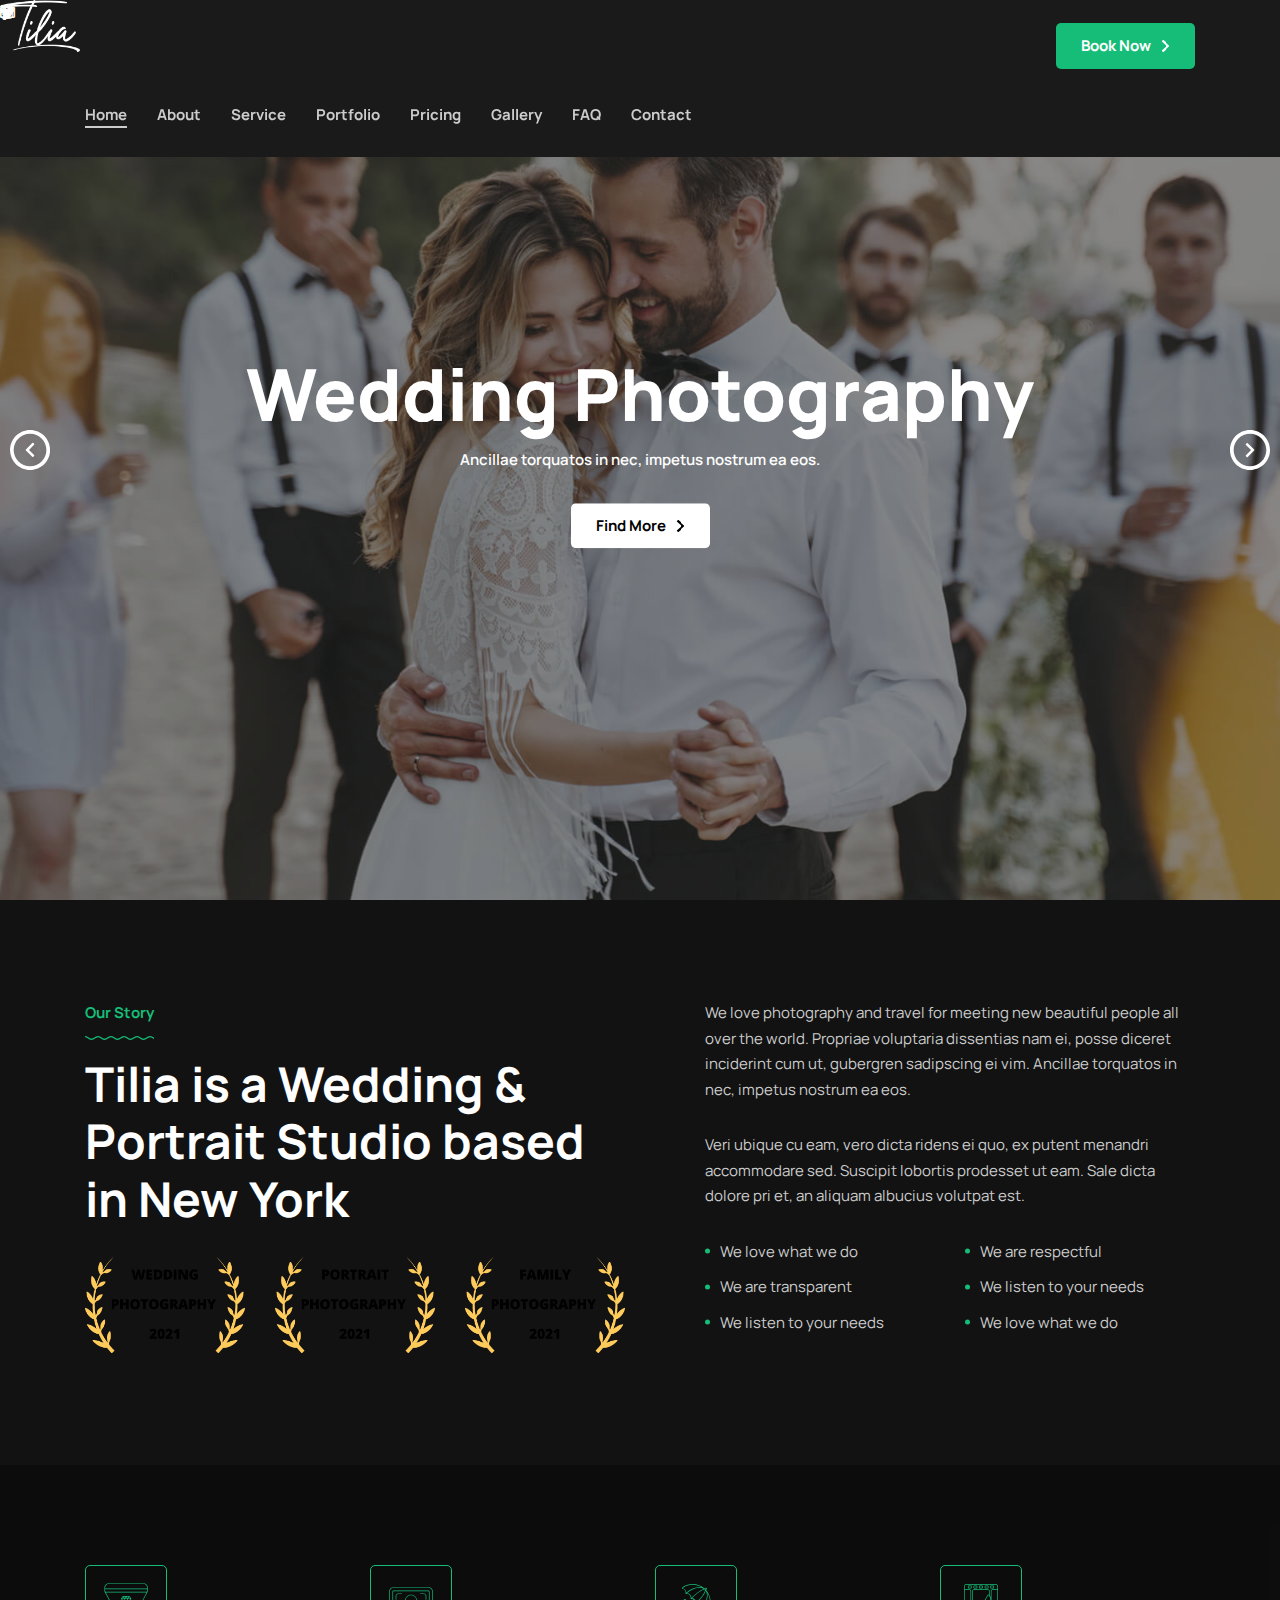
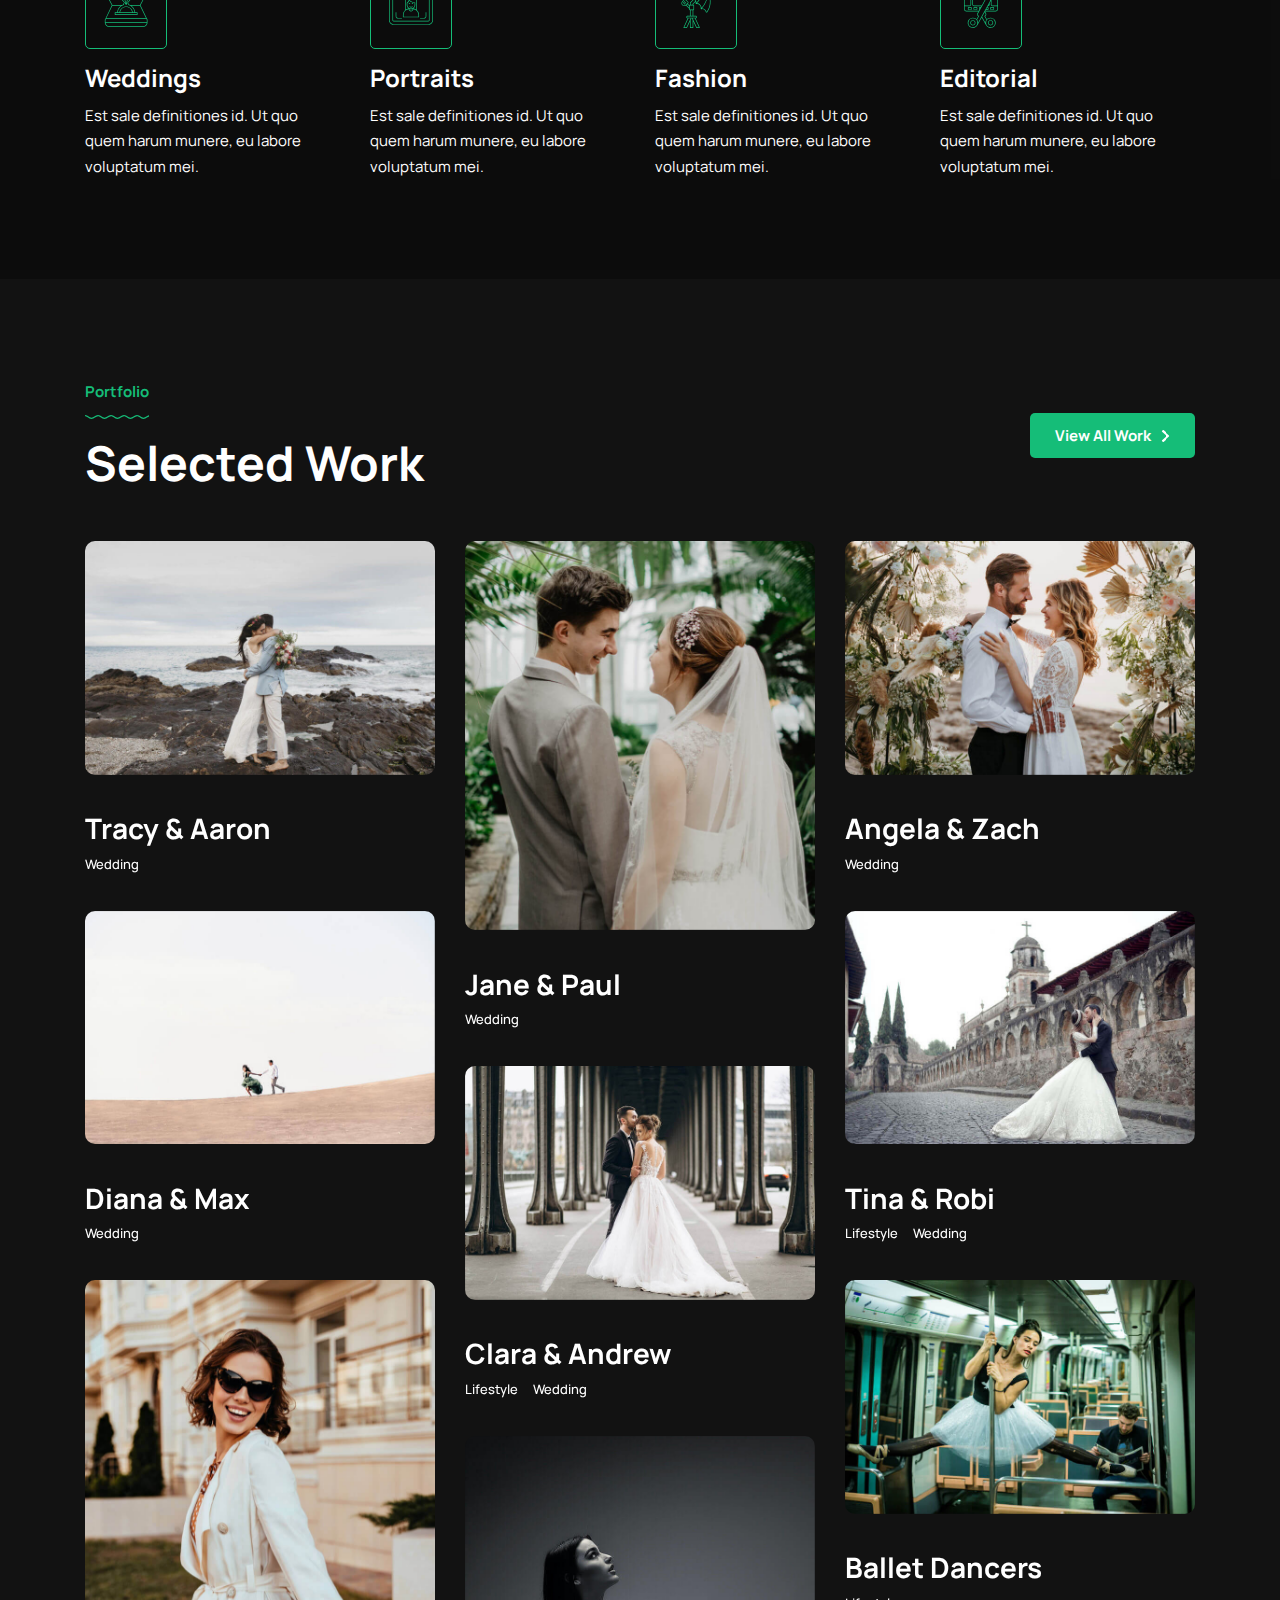
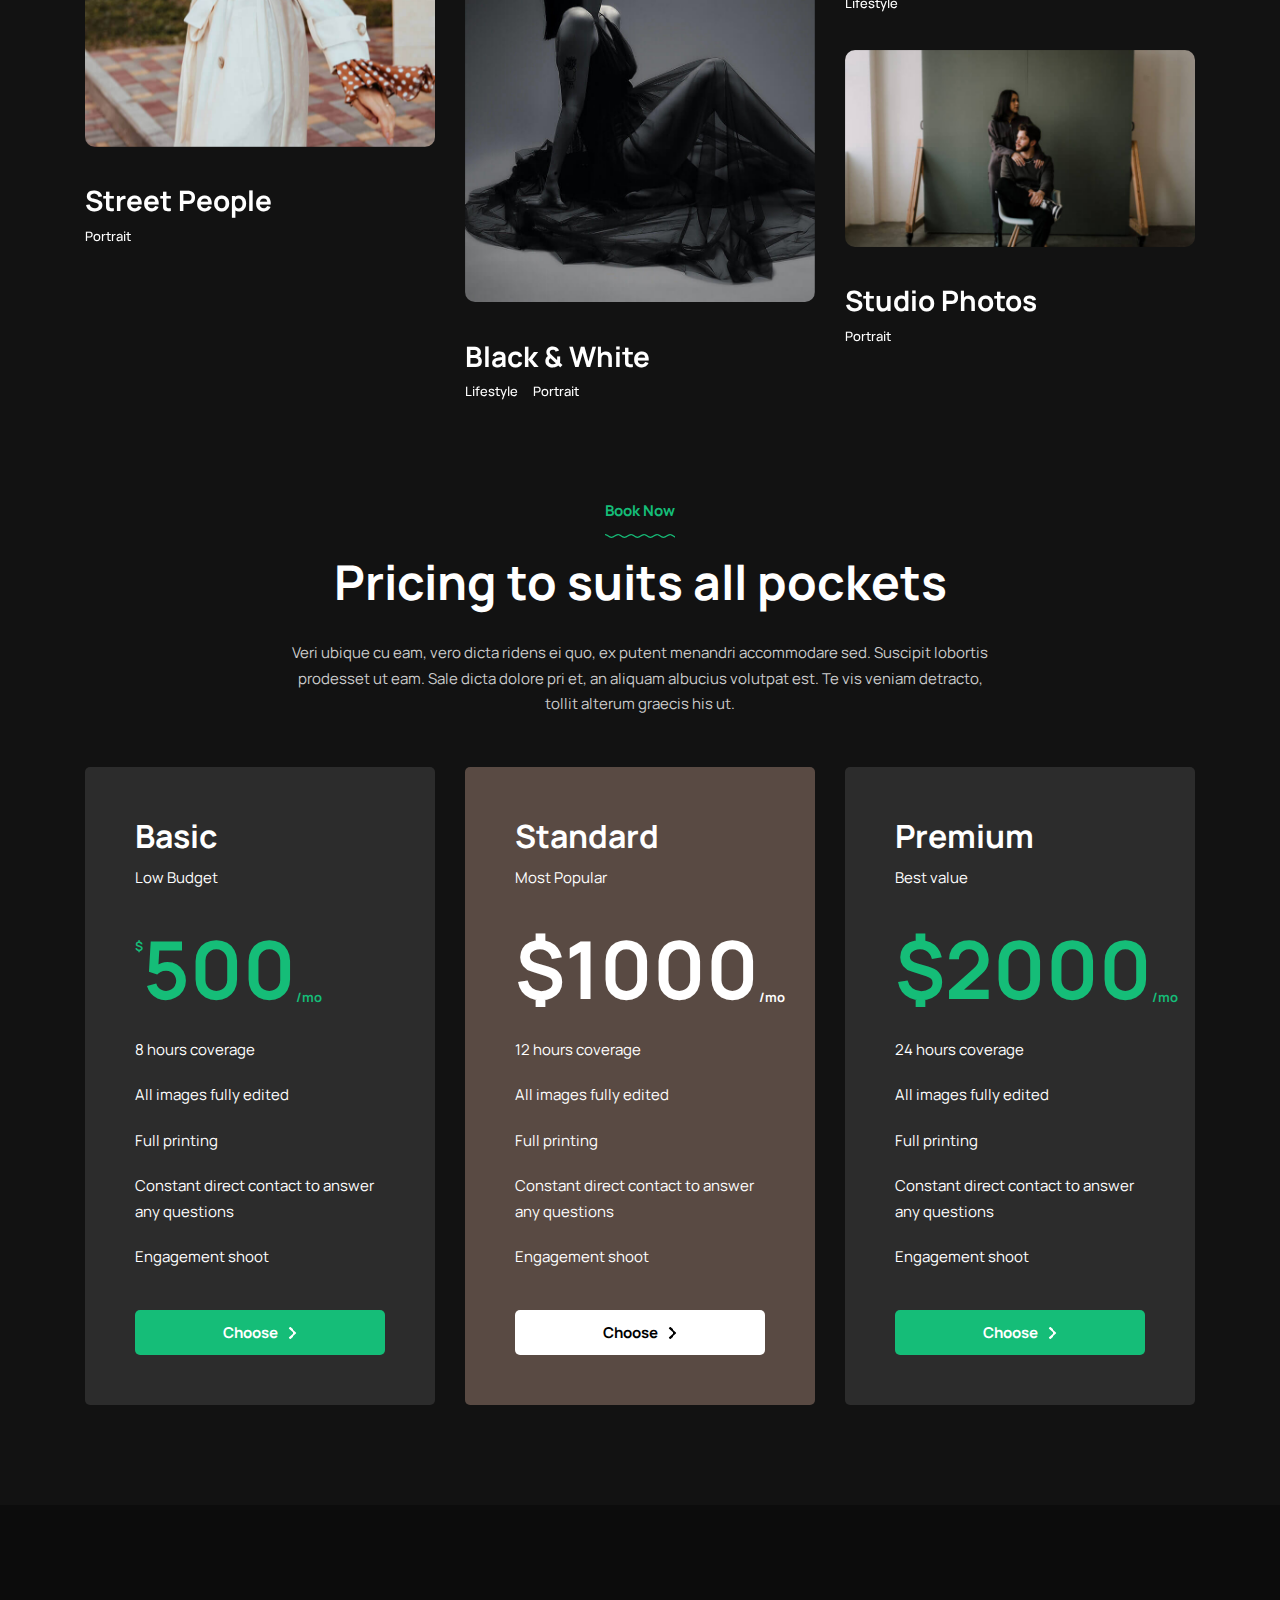
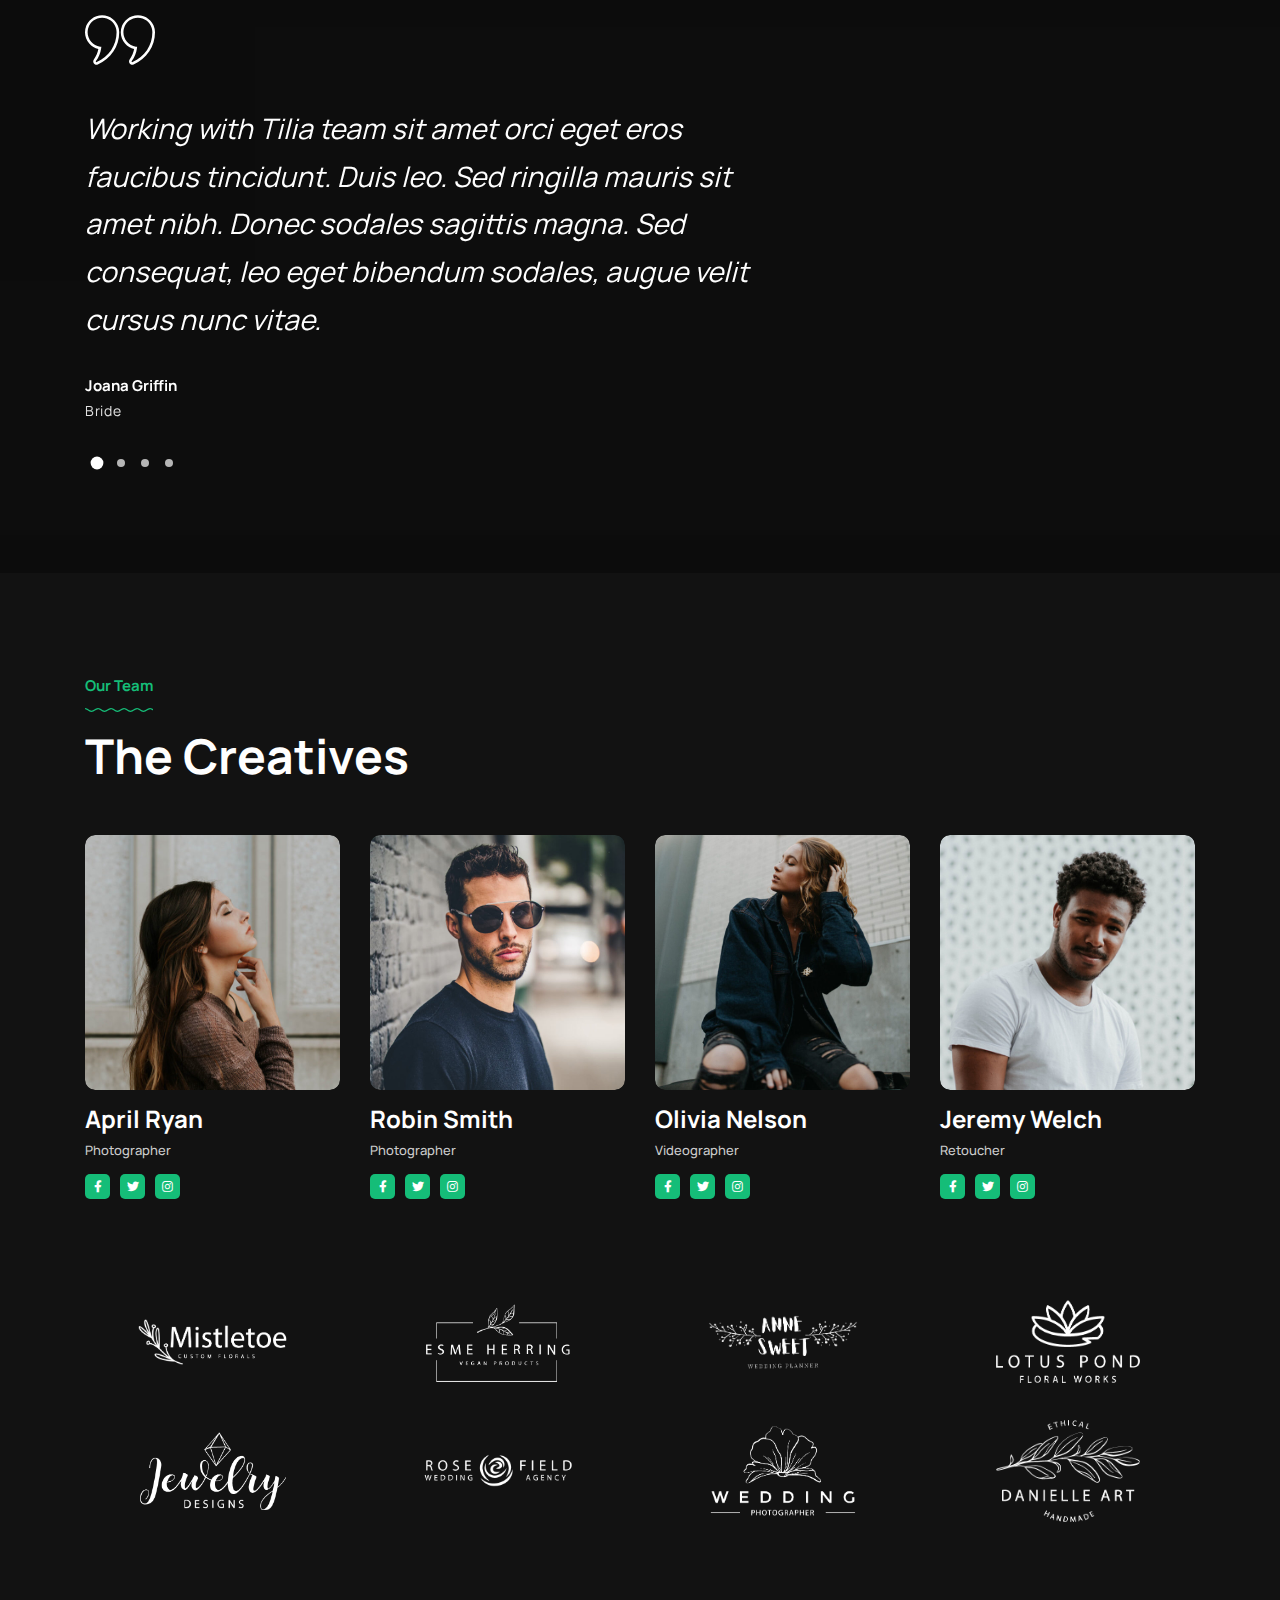
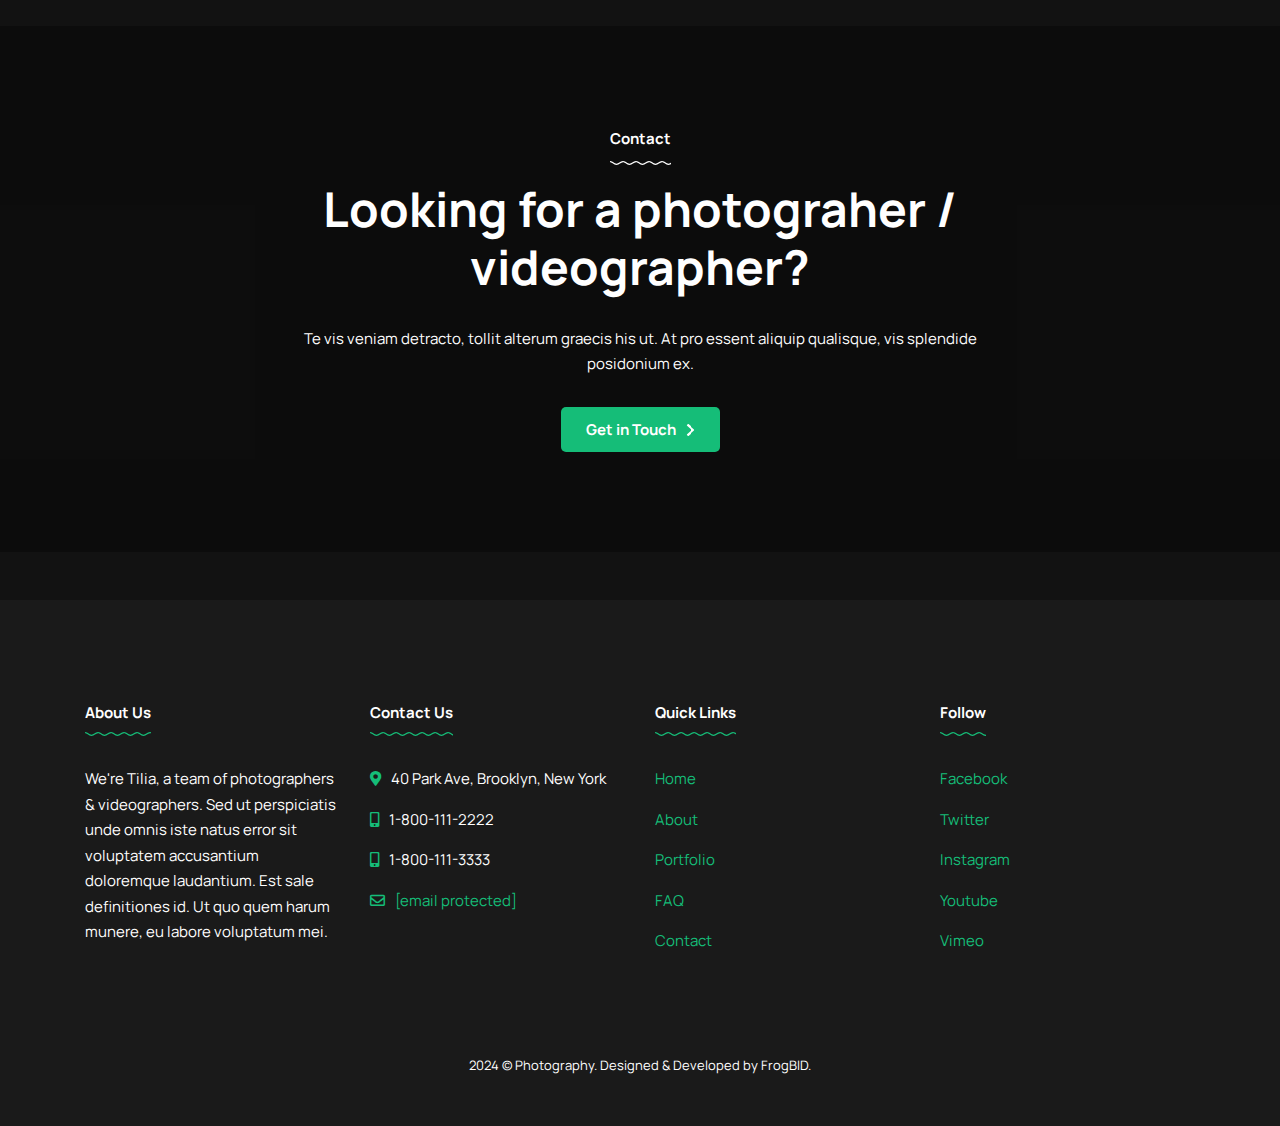
<file: index.html>
<!DOCTYPE html>
<html lang="en-US">
<head>
    <meta charset="UTF-8">
    <meta content="width=device-width, initial-scale=1.0" name="viewport">
    <title>Home - Photography FrogBID</title>
    <!-- Google Fonts -->
    <link href="https://fonts.googleapis.com/" rel="preconnect">
    <link crossorigin href="https://fonts.gstatic.com/" rel="preconnect">
    <link href="https://fonts.googleapis.com/css2?family=Manrope:wght@400;500;600;700;800&amp;display=swap"
          rel="stylesheet">
    <!-- Bootstrap CSS -->
    <link href='css/bootstrap/css/bootstrap.min.css' id='bootstrap-css' media='all' rel='stylesheet' type='text/css'/>
    <!-- Font Awesome Icons CSS -->
    <link href='css/fontawesome/css/font-awesome.min.css' id='font-awesome' media='all' rel='stylesheet'
          type='text/css'/>
    <!-- Main CSS File -->
    <link href='style.css' id='tilia-style-css' media='all' rel='stylesheet' type='text/css'/>
    <!-- favicons -->
    <link href="images/icons/favicon-32x32.png" rel="icon" sizes="32x32"/>
    <link href="images/icons/favicon-192x192.png" rel="icon" sizes="192x192"/>
    <link href="images/icons/favicon-180x180.png" rel="apple-touch-icon-precomposed"/>
</head>
<body class="home">
<div class="menu-mask">
    <!-- MOBILE MENU HOLDER -->
    <div class="container mobile-menu-holder">
        <div class="row">
            <div class="col-md-12">
                <button class="exit-mobile">
                    <svg id="btn-menu-close" style="enable-background:new 0 0 16 16;" version="1.1"
						 viewBox="0 0 16 16" x="0px" xml:space="preserve"
                         xmlns="http://www.w3.org/2000/svg" y="0px">
								<path d="M15.4,15.3l-0.1,0.1c-0.7,0.7-1.9,0.7-2.6,0L0.6,3.3c-0.7-0.7-0.7-1.9,0-2.6l0.1-0.1c0.7-0.7,1.9-0.7,2.6,0l12.1,12.1
									C16.2,13.4,16.2,14.6,15.4,15.3z"></path>
                        <path d="M0.7,15.4l-0.1-0.1c-0.7-0.7-0.7-1.9,0-2.6L12.7,0.6c0.7-0.7,1.9-0.7,2.6,0l0.1,0.1c0.7,0.7,0.7,1.9,0,2.6L3.3,15.4
									C2.6,16.2,1.4,16.2,0.7,15.4z"></path>
							</svg>
                </button>
            </div>
        </div>
        <div class="row">
            <div class="col-lg-7">
                <!-- MOBILE MENU -->
                <ul class="menu-mobile">
                    <li class="menu-item current-menu-item">
                        <a href="index.html">Home</a>
                    </li>
                    <li class="menu-item">
                        <a href="about.html">About</a>
                    </li>
                    <li class="menu-item">
                        <a href="services.html">Service</a>
                    </li>
                    <li class="menu-item">
                        <a href="portfolio.html">Portfolio</a>
                    </li>
                    <li class="menu-item">
                        <a href="pricing.html">Pricing</a>
                    </li>
                    <li class="menu-item">
                        <a href="gallery.html">Gallery</a>
                    </li>
                    <li class="menu-item">
                        <a href="faq.html">FAQ</a>
                    </li>
                    <li class="menu-item">
                        <a href="contact.html">Contact</a>
                    </li>
                </ul>
                <!-- /MOBILE MENU -->
            </div>
            <!-- /col-lg-7 -->
            <div class="col-lg-5">
                <div class="menu-contact">
                    <div class="mobile-content">
                        <h5 class="widgettitle">Main Office</h5>
                        <div class="mobile-address"> 40 Park Ave, Brooklyn, New York <br> 1-800-111-2222 <br> <a
                                class="__cf_email__" data-cfemail="c0a3afaeb4a1a3b480a5b8a1adb0aca5eea3afad"
                                href="https://matchthemes.com/cdn-cgi/l/email-protection">[email&#160;protected]</a></div>
                        <h5 class="widgettitle">Social</h5>
                        <ul class="social-media">
                            <li><a class="social-facebook" href="#" target="_blank">Facebook</a></li>
                            <li><a class="social-twitter" href="#" target="_blank">Twitter</a></li>
                            <li><a class="social-instagram" href="#" target="_blank">Instagram</a></li>
                            <li><a class="social-email" href="https://matchthemes.com/cdn-cgi/l/email-protection#a281"
                                   target="_blank">Email</a></li>
                        </ul>
                    </div>
                </div>
            </div>
            <!-- /col-lg-5 -->
        </div>
        <!-- /row -->
    </div>
    <!-- /container -->
</div>
<!-- /MOBILE MENU HOLDER -->

<!-- HEADER -->
<header class="main-header header-3">
    <div class="container">
        <div class="top-header top-header-3">
            <div class="logo logo-3 logo-white"><a href="index.html"><img alt="Tilia" class="img-fluid"
                                                                          height="90" src="images/logo-tilia.png" width="139"></a></div>
            <div class="logo logo-3 logo-dark"><a href="index.html"><img alt="Tilia"
                                                                         class="img-fluid" height="90"
                                                                         src="images/logo-dark-tilia.png" width="139"></a></div>
            <div class="btn-header btn-header-1"><a class="read-more" href="#">Book Now</a></div>
            <div class="nav-button-holder nav-button-holder-3">
                <button class="nav-button" type="button">
                    <svg id="btn-menu-open" style="enable-background:new 0 0 16 16;" version="1.1"
						 viewBox="0 0 16 16" x="0px" xml:space="preserve"
                         xmlns="http://www.w3.org/2000/svg" y="0px">
								<g>
									<path d="M2,4L2,4C0.9,4,0,3.1,0,2v0c0-1.1,0.9-2,2-2h0c1.1,0,2,0.9,2,2v0C4,3.1,3.1,4,2,4z"></path>
                                    <path d="M8,4L8,4C6.9,4,6,3.1,6,2v0c0-1.1,0.9-2,2-2h0c1.1,0,2,0.9,2,2v0C10,3.1,9.1,4,8,4z"></path>
                                    <path d="M14,4L14,4c-1.1,0-2-0.9-2-2v0c0-1.1,0.9-2,2-2h0c1.1,0,2,0.9,2,2v0C16,3.1,15.1,4,14,4z"></path>
                                    <path d="M2,10L2,10c-1.1,0-2-0.9-2-2v0c0-1.1,0.9-2,2-2h0c1.1,0,2,0.9,2,2v0C4,9.1,3.1,10,2,10z"></path>
                                    <path d="M8,10L8,10c-1.1,0-2-0.9-2-2v0c0-1.1,0.9-2,2-2h0c1.1,0,2,0.9,2,2v0C10,9.1,9.1,10,8,10z"></path>
                                    <path d="M14,10L14,10c-1.1,0-2-0.9-2-2v0c0-1.1,0.9-2,2-2h0c1.1,0,2,0.9,2,2v0C16,9.1,15.1,10,14,10z"></path>
                                    <path d="M2,16L2,16c-1.1,0-2-0.9-2-2v0c0-1.1,0.9-2,2-2h0c1.1,0,2,0.9,2,2v0C4,15.1,3.1,16,2,16z"></path>
                                    <path d="M8,16L8,16c-1.1,0-2-0.9-2-2v0c0-1.1,0.9-2,2-2h0c1.1,0,2,0.9,2,2v0C10,15.1,9.1,16,8,16z"></path>
                                    <path d="M14,16L14,16c-1.1,0-2-0.9-2-2v0c0-1.1,0.9-2,2-2h0c1.1,0,2,0.9,2,2v0C16,15.1,15.1,16,14,16z"></path>
								</g>
							</svg>
                </button>
            </div>
        </div>
        <div class="header-container">
            <nav class="nav-holder nav-holder-3">
                <ul class="menu-nav">
                    <li class="menu-item current-menu-item">
                        <a href="index.html">Home</a>
                    </li>
                    <li class="menu-item">
                        <a href="about.html">About</a>
                    </li>
                    <li class="menu-item">
                        <a href="services.html">Service</a>
                    </li>
                    <li class="menu-item">
                        <a href="portfolio.html">Portfolio</a>
                    </li>
                    <li class="menu-item">
                        <a href="pricing.html">Pricing</a>
                    </li>
                    <li class="menu-item">
                        <a href="gallery.html">Gallery</a>
                    </li>
                    <li class="menu-item">
                        <a href="faq.html">FAQ</a>
                    </li>
                    <li class="menu-item">
                        <a href="contact.html">Contact</a>
                    </li>
                </ul>
            </nav>
            <div class="header-social header-social-3">
                <ul class="social-media">
                    <li><a class="social-facebook" href="#" target="_blank"><i class="fab fa-facebook-f"></i></a></li>
                    <li><a class="social-twitter" href="#" target="_blank"><i class="fab fa-twitter"></i></a></li>
                    <li><a class="social-instagram" href="#" target="_blank"><i class="fab fa-instagram"></i></a></li>
                    <li><a class="social-email" href="#" target="_blank"><i class="far fa-envelope"></i></a></li>
                </ul>
            </div>
        </div>
    </div>
</header>
<!-- /HEADER -->

<!-- HOME SLIDER -->
<div class="swiper-mt">
    <div class="swiper-wrapper">
        <div class="swiper-slide slider-img" style="background-image: url('images/home/slider-1.jpg');">
            <div class="container slider-caption">
                <div class="slider-text">
                    <h1 class="display-2">Wedding Photography</h1>
                    <span class="post-subtitle"> Ancillae torquatos in nec, impetus nostrum ea eos.</span> <a class="read-more white-btn"
                                                                                                              href="#">Find
                    More</a>
                </div>
            </div>
        </div>
        <!-- /slider-img -->
        <div class="swiper-slide slider-img" style="background-image: url('images/home/slider-2.jpg');">
            <div class="container slider-caption">
                <div class="slider-text">
                    <h1 class="display-2">Timeless Locations</h1>
                    <span class="post-subtitle"> Modo detracto appareat qui te.</span> <a class="read-more white-btn"
                                                                                          href="#">Find
                    More</a>
                </div>
            </div>
        </div>
        <!-- /slider-img -->
        <div class="swiper-slide slider-img" style="background-image: url('images/home/slider-3.jpg');">
            <div class="container slider-caption">
                <div class="slider-text">
                    <h1 class="display-2">Family Portraits</h1>
                    <span class="post-subtitle"> Propriae voluptaria dissentias nam ei.</span> <a class="read-more white-btn"
                                                                                                  href="#">Find
                    More</a>
                </div>
            </div>
        </div>
        <!-- /slider-img -->
    </div>
    <!-- /swiper-wrapper -->
    <div aria-label="Previous slide" class="swiper-mt-button-prev" role="button" tabindex="0">
        <svg class="arrow-slider" style="enable-background:new 0 0 55 55;" version="1.1"
			 viewBox="0 0 55 55" x="0px" xml:space="preserve"
             xmlns="http://www.w3.org/2000/svg" y="0px">
					<path d="M33.2,28.3l-8.8,8.8c-0.4,0.4-1.1,0.4-1.5,0l-1-1c-0.4-0.4-0.4-1.1,0-1.5l7-7l-7-7c-0.4-0.4-0.4-1.1,0-1.5l1-1
						c0.4-0.4,1.1-0.4,1.5,0l8.8,8.8C33.6,27.2,33.6,27.8,33.2,28.3z"></path>
            <path d="M27.5,55C12.3,55,0,42.7,0,27.5S12.3,0,27.5,0S55,12.3,55,27.5S42.7,55,27.5,55z M27.5,5C15.1,5,5,15.1,5,27.5
						S15.1,50,27.5,50S50,39.9,50,27.5S39.9,5,27.5,5z"></path>
				</svg>
    </div>
    <!-- /swiper-mt-button-prev -->
    <div aria-label="Next slide" class="swiper-mt-button-next" role="button" tabindex="0">
        <svg class="arrow-slider" style="enable-background:new 0 0 55 55;" version="1.1"
			 viewBox="0 0 55 55" x="0px" xml:space="preserve"
             xmlns="http://www.w3.org/2000/svg" y="0px">
					<path d="M33.2,28.3l-8.8,8.8c-0.4,0.4-1.1,0.4-1.5,0l-1-1c-0.4-0.4-0.4-1.1,0-1.5l7-7l-7-7c-0.4-0.4-0.4-1.1,0-1.5l1-1
						c0.4-0.4,1.1-0.4,1.5,0l8.8,8.8C33.6,27.2,33.6,27.8,33.2,28.3z"></path>
            <path d="M27.5,55C12.3,55,0,42.7,0,27.5S12.3,0,27.5,0S55,12.3,55,27.5S42.7,55,27.5,55z M27.5,5C15.1,5,5,15.1,5,27.5
						S15.1,50,27.5,50S50,39.9,50,27.5S39.9,5,27.5,5z"></path>
				</svg>
    </div>
    <!-- /swiper-mt-button-next -->
</div>
<!-- /HOME SLIDER -->

<!-- WRAP CONTENT -->
<div class="page-content custom-page-template" id="wrap-content">
    <!-- SECTION 1 -->
    <div class="section-holder home-section-1-1" id="home-section-1-1">
        <div class="container">
            <div class="row">
                <div class="col-lg-6 margin-bm50">
                    <div class="el-smalltitle">Our Story</div>
                    <h2 class="display-4 margin-b30">Tilia is a Wedding & Portrait Studio based in New York</h2>
                    <div class="row">
                        <div class="col-4">
                            <img alt=" " class="img-fluid" src="images/home/awards-1.png"/>
                        </div>
                        <!-- /col-4 -->
                        <div class="col-4">
                            <img alt=" " class="img-fluid" src="images/home/awards-2.png"/>
                        </div>
                        <!-- /col-4 -->
                        <div class="col-4">
                            <img alt=" " class="img-fluid" src="images/home/awards-3.png"/>
                        </div>
                        <!-- /col-4 -->
                    </div>
                    <!-- /row -->
                </div>
                <!-- /col-lg-6 -->
                <div class="col-lg-6">
                    <div class="margin-l50">
                        <p>We love photography and travel for meeting new beautiful people all over the world. Propriae
                            voluptaria dissentias nam ei, posse diceret inciderint cum ut, gubergren sadipscing ei vim.
                            Ancillae torquatos in nec, impetus nostrum ea eos.</p>
                        <p>Veri ubique cu eam, vero dicta ridens ei quo, ex putent menandri accommodare sed. Suscipit
                            lobortis prodesset ut eam. Sale dicta dolore pri et, an aliquam albucius volutpat est.</p>
                        <div class="row margin-t30">
                            <div class="col-md-6">
                                <ul class="list-circle">
                                    <li>We love what we do</li>
                                    <li>We are transparent</li>
                                    <li>We listen to your needs</li>
                                </ul>
                            </div>
                            <!-- /col-md-6 -->
                            <div class="col-md-6">
                                <ul class="list-circle">
                                    <li>We are respectful</li>
                                    <li>We listen to your needs</li>
                                    <li>We love what we do</li>
                                </ul>
                            </div>
                            <!-- /col-md-6 -->
                        </div>
                        <!-- /row -->
                    </div>
                    <!-- /margin-l50 -->
                </div>
                <!-- /col-lg-6 -->
            </div>
            <!-- /row -->
        </div>
        <!-- /container -->
    </div>
    <!-- /SECTION 1 -->
    <!-- SECTION 2 -->
    <div class="section-holder home-section-1-2 parallax" id="home-section-1-2"
         style="background-image:url(images/pages/contact-page.jpg);">
        <div class="container">
            <div class="row">
                <div class="col-md-6 col-lg-3 mobile-margin-b30">
                    <div class="icon-svg icon-svg-border margin-b15">
                        <svg class="icon-1" height="512"
							 style="enable-background:new 0 0 512  512" viewBox="0 0 74 74" width="512" x="0" xml:space="preserve"
							 xmlns="http://www.w3.org/2000/svg" y="0">
									<g>
										<g xmlns="http://www.w3.org/2000/svg">
											<path d="m69.41 10.06c0-3.81-3.19-6.91-7.11-6.91h-50.12c-3.92 0-7.11 3.1-7.11 6.91v4.89c0 .45.15.86.4 1.2l10.5 19.84-9.51 19.72c-.47.38-.77.97-.77 1.62v3.89.02c0 3.81 3.13 6.91 6.98 6.91h49.16c3.85 0 6.98-3.1 6.98-6.91v-.02-3.89c0-.71-.35-1.33-.87-1.71l-9.42-19.63 10.56-19.92c.21-.32.34-.71.34-1.12zm-63.34 0c0-3.26 2.74-5.91 6.11-5.91h50.12c3.37 0 6.11 2.65 6.11 5.91v1.06h-62.34zm23.45 26.54c-3.19 2.22-5.33 5.77-5.73 9.74h-2.91c-.28 0-.5.22-.5.5v3.01c0 .28.22.5.5.5h32.69c.28 0 .5-.22.5-.5v-3.01c0-.28-.22-.5-.5-.5h-2.91c-.4-3.98-2.54-7.52-5.73-9.74h12.77l8.94 18.63h-58.85l9-18.63zm23.56 10.75v2.01h-31.7v-2.01zm-24.79-1c.67-4.36 4.48-7.71 8.94-7.71s8.28 3.35 8.95 7.71zm29.3-10.75h-14.34c-.6-.3-1.23-.56-1.88-.77v-1.29c0-.28-.22-.5-.5-.5s-.5.22-.5.5v1.66c0 .22.15.42.36.48 4.86 1.41 8.38 5.66 8.93 10.66h-2.48c-.68-4.92-4.96-8.71-9.96-8.71s-9.27 3.79-9.95 8.71h-2.47c.54-5 4.06-9.25 8.93-10.66.21-.06.36-.26.36-.48v-1.66c0-.28-.22-.5-.5-.5s-.5.22-.5.5v1.29c-.65.21-1.28.47-1.88.77h-14.31l-9.85-18.6h60.4zm4.24 31.55h-49.17c-3.13 0-5.7-2.39-5.96-5.43h61.08c-.24 3.04-2.82 5.43-5.95 5.43zm5.98-6.43h-61.13v-3.39c0-.6.48-1.1 1.06-1.1h59c.59 0 1.06.49 1.06 1.1v3.39zm.6-45.77c0 .58-.49 1.06-1.09 1.06h-60.15c-.61 0-1.1-.48-1.1-1.06v-2.83h62.34z"></path>
                                            <path d="m42.35 22.47c-.09-.14-.25-.22-.41-.22h-9.44c-.17 0-.32.08-.41.22l-2.37 3.48c-.01.01-.22.35.02.6l7.08 8.73c.31.33.68.12.78 0l7.09-8.73c.01-.01.24-.2.03-.6zm-1.33.79-1.43 2.09-1.43-2.09zm-2.38 2.48h-2.85l1.43-2.09zm-2.37-2.48-1.41 2.07-1.41-2.07zm-3.77.38 1.43 2.09h-2.85zm-1.32 3.1h3.28l1.9 6.56zm6.03 6.32-1.72-6.33h3.44zm1.01.13 1.75-6.45h3.28zm2.31-7.45 1.41-2.07 1.41 2.07z"></path>
										</g>
									</g>
								</svg>
                    </div>
                    <!-- /icon-svg -->
                    <h5 class="white margin-b10">Weddings</h5>
                    <p>Est sale definitiones id. Ut quo quem harum munere, eu labore voluptatum mei.</p>
                </div>
                <!-- /col-md-6 -->
                <div class="col-md-6 col-lg-3 mobile-margin-b30">
                    <div class="icon-svg icon-svg-border margin-b15">
                        <svg class="icon-2" height="512"
							 style="enable-background:new 0 0 512 512" viewBox="0 0 74 74" width="512" x="0" xml:space="preserve"
							 xmlns="http://www.w3.org/2000/svg" y="0">
									<g>
										<g xmlns="http://www.w3.org/2000/svg">
											<path class=""
                                                  d="m62.75 9.07h-51.5c-3.72 0-6.75 3.03-6.75 6.76v42.34c0 3.73 3.03 6.76 6.75 6.76h51.5c3.72 0 6.75-3.03 6.75-6.76v-42.34c0-3.73-3.03-6.76-6.75-6.76zm5.75 49.1c0 3.18-2.58 5.76-5.75 5.76h-51.5c-3.17 0-5.75-2.58-5.75-5.76v-42.34c0-3.18 2.58-5.76 5.75-5.76h51.5c3.17 0 5.75 2.58 5.75 5.76z"></path>
                                            <path class=""
                                                  d="m62.75 14.07h-51.5c-.96 0-1.75.79-1.75 1.76v42.34c0 .97.79 1.76 1.75 1.76h51.5c.96 0 1.75-.79 1.75-1.76v-42.34c0-.97-.79-1.76-1.75-1.76zm.75 44.1c0 .42-.34.76-.75.76h-51.5c-.41 0-.75-.34-.75-.76v-42.34c0-.42.34-.76.75-.76h51.5c.41 0 .75.34.75.76z"></path>
                                            <path class=""
                                                  d="m23.16 18.36h-5.3c-1.96 0-3.55 1.59-3.55 3.55v5.3c0 .28.22.5.5.5s.5-.22.5-.5v-5.3c0-1.41 1.15-2.55 2.55-2.55h5.3c.28 0 .5-.22.5-.5s-.22-.5-.5-.5z"></path>
                                            <path class=""
                                                  d="m56.14 18.36h-5.3c-.28 0-.5.22-.5.5s.22.5.5.5h5.3c1.41 0 2.55 1.15 2.55 2.55v5.3c0 .28.22.5.5.5s.5-.22.5-.5v-5.3c0-1.96-1.59-3.55-3.55-3.55z"></path>
                                            <path class=""
                                                  d="m59.19 46.29c-.28 0-.5.22-.5.5v5.3c0 1.41-1.15 2.55-2.55 2.55h-5.3c-.28 0-.5.22-.5.5s.22.5.5.5h5.3c1.96 0 3.55-1.59 3.55-3.55v-5.3c0-.28-.22-.5-.5-.5z"></path>
                                            <path class=""
                                                  d="m23.16 54.64h-5.3c-1.41 0-2.55-1.15-2.55-2.55v-5.3c0-.28-.22-.5-.5-.5s-.5.22-.5.5v5.3c0 1.96 1.59 3.55 3.55 3.55h5.3c.28 0 .5-.22.5-.5s-.22-.5-.5-.5z"></path>
                                            <path class=""
                                                  d="m45.89 43.26v-14.2c0-2.37-.93-4.6-2.6-6.28s-3.9-2.61-6.29-2.61c-4.9 0-8.89 3.99-8.89 8.89v14.19c-1.88 1.72-3.05 4.19-3.05 6.95v3.12c0 .28.22.5.5.5h22.87c.28 0 .5-.22.5-.5v-3.12c0-2.75-1.16-5.21-3.04-6.94zm-16.78-14.2c0-4.35 3.54-7.89 7.89-7.89 2.11 0 4.09.82 5.58 2.31s2.31 3.47 2.31 5.58v13.39c-1.31-.91-2.87-1.49-4.56-1.63v-.02c1.78-1.12 2.97-3.09 2.97-5.34v-3.18c0-.26-.2-.48-.46-.5-2.96-.24-5.65-1.44-8.22-3.68-.12-.11-.29-.15-.45-.11s-.29.15-.35.3c-.74 1.89-1.66 3.04-2.83 3.52-.19.08-.31.26-.31.46v3.18c0 2.25 1.19 4.22 2.97 5.34v.02c-1.69.15-3.24.72-4.55 1.63v-13.38zm7.89 11.71c-2.92 0-5.3-2.38-5.3-5.3v-2.87c1.14-.58 2.06-1.67 2.8-3.3 2.42 1.97 5.05 3.12 7.81 3.44v2.72c0 2.93-2.38 5.31-5.31 5.31zm-2.34.54c.72.29 1.51.46 2.34.46s1.61-.16 2.34-.45v.43c0 1.29-1.05 2.34-2.33 2.34-.63 0-1.21-.24-1.66-.69s-.69-1.03-.69-1.66zm13.27 11.52h-21.86v-2.63c0-2.54 1.11-4.81 2.88-6.36.01-.01.02-.02.03-.03 1.28-1.1 2.9-1.82 4.69-1.99.02.86.36 1.67.97 2.28.63.63 1.47.98 2.36.98 1.81 0 3.28-1.45 3.33-3.26 1.79.17 3.4.88 4.68 1.98.03.03.06.06.09.08 1.74 1.54 2.83 3.8 2.83 6.31z"></path>
                                            <path class=""
                                                  d="m38.58 37.61c-.15.13-1.46 1.26-2.96-.01-.21-.18-.53-.15-.71.06s-.15.53.06.71c.73.62 1.46.84 2.12.84.93 0 1.72-.44 2.17-.85.2-.19.22-.5.03-.71-.19-.22-.5-.23-.71-.04z"></path>
                                            <path class=""
                                                  d="m35.82 33.96c.16-.23.1-.54-.12-.7-.34-.24-1.11-.51-1.84 0-.23.16-.28.47-.12.7.1.14.25.21.41.21.1 0 .2-.03.29-.09.33-.23.66-.03.7 0 .21.16.52.11.68-.12z"></path>
                                            <path class=""
                                                  d="m38.31 33.27c-.23.16-.28.47-.12.7.1.14.25.21.41.21.1 0 .2-.03.29-.09.33-.23.66-.03.7 0 .23.15.53.1.69-.13s.1-.54-.12-.7c-.35-.23-1.12-.5-1.85.01z"></path>
										</g>
									</g>
								</svg>
                    </div>
                    <!-- /icon-svg -->
                    <h5 class="white margin-b10">Portraits</h5>
                    <p>Est sale definitiones id. Ut quo quem harum munere, eu labore voluptatum mei.</p>
                </div>
                <!-- /col-md-6 -->
                <div class="col-md-6 col-lg-3 mobile-margin-b30">
                    <div class="icon-svg icon-svg-border margin-b15">
                        <svg class="icon-3" height="512"
							 style="enable-background:new 0 0 512 512" viewBox="0 0 74 74" width="512" x="0" xml:space="preserve"
							 xmlns="http://www.w3.org/2000/svg" y="0">
									<g>
										<g xmlns="http://www.w3.org/2000/svg">
											<path class=""
                                                  d="m51.93 13.38.78-.78c.74-.8.39-1.75-.02-2.18-.6-.59-1.58-.59-2.18 0l-.76.76c-9.18-8.18-22.76-9.01-32.89-1.78-.4.29-.59.79-.5 1.27.09.47.44.83.9.94.97.23 1.89.74 2.64 1.5 1.27 1.27 1.86 3 1.53 4.52-.09.42.03.85.33 1.15v.01c.01.01.03.02.05.03.29.26.69.38 1.1.29 1.52-.33 3.25.26 4.52 1.53s1.86 3 1.54 4.52c-.09.42.03.85.33 1.15.09.09.19.16.3.21h.01c.25.13.54.17.83.11.88-.19 1.84-.06 2.74.33l-4.97 4.97c-.09.09-.15.22-.15.35v2.92h-.07c-.41 0-.75.23-.95.55l-2.19-2.19.74-.73s0 0 .01-.01c.52-.54.52-1.37 0-1.91l-4.06-4.06c-.51-.51-1.4-.51-1.91 0l-3.02 3.02c-.8.81-1.24 1.87-1.24 2.98s.44 2.17 1.24 2.98c.83.82 1.91 1.23 2.99 1.23.89 0 1.77-.29 2.51-.85l4.73 4.79v1.1c0 .63.51 1.13 1.13 1.13h.07v8.22h-3.51c-1.05 0-1.9.85-1.9 1.9 0 1.04.85 1.89 1.9 1.89h.17l-6.27 13.57c-.07.16-.06.34.03.48s.25.23.42.23h4.36c.2 0 .37-.11.45-.29l4.35-9.4v9.19c0 .28.22.5.5.5h3.96c.28 0 .5-.22.5-.5v-9.19l4.35 9.4c.08.18.26.29.45.29h4.36c.17 0 .33-.09.42-.23s.1-.32.03-.48l-6.27-13.57h.17c1.05 0 1.9-.85 1.9-1.89 0-1.05-.85-1.9-1.9-1.9h-3.51v-8.22h.07c.63 0 1.13-.51 1.13-1.13v-5.74c0-.63-.51-1.13-1.13-1.13h-.07v-1.07l3.41-3.41c.17.66.2 1.33.06 1.96-.06.29-.02.57.1.82 0 .01.01.02.01.03.06.11.12.21.21.29.3.3.72.42 1.15.33 1.52-.33 3.25.26 4.52 1.53s1.86 3 1.54 4.52c-.08.39.02.78.27 1.07.02.02.03.05.05.07h.01c.3.3.72.42 1.15.33 1.52-.33 3.25.26 4.52 1.53.76.76 1.28 1.67 1.5 2.64.11.46.47.8.94.9.08.02.17.02.25.02.4 0 .79-.19 1.02-.52 7.25-10.11 6.42-23.69-1.78-32.89zm-14.37 18.71c.07-1.62-.61-3.33-1.91-4.62-1.29-1.29-3-1.97-4.62-1.9 10.6-10.13 17.9-13.87 19.15-12.63 1.24 1.26-2.5 8.56-12.62 19.15zm13.65-20.95c.21-.21.56-.21.77-.01 0 0 .36.4.01.78l-.73.73c-.13-.13-.24-.27-.37-.4s-.27-.24-.41-.37zm-30.61 1.28c-.89-.88-1.96-1.49-3.12-1.76-.1-.02-.13-.1-.15-.16-.02-.08 0-.2.1-.26 8.56-6.12 19.68-6.24 28.25-.85-6.51-1.65-15.53 1.31-23.23 8.13.25-1.76-.43-3.68-1.85-5.1zm7.52 7.53c-1.33-1.33-3.1-2.02-4.77-1.9 8.9-7.75 19.48-10.28 25.44-6.22-3.98.68-11.8 6.61-18.84 13.39.33-1.8-.36-3.8-1.83-5.27zm-10.83 15.2c-.61-.62-.95-1.43-.95-2.28s.34-1.66.94-2.28l3.02-3.02c.07-.07.15-.1.25-.1.09 0 .18.04.25.1l4.05 4.06c.14.15.14.36 0 .51l-3.02 3.01c-1.24 1.25-3.28 1.25-4.54 0zm5.54.43 1.29-1.29 2.72 2.72v2.58zm.1 32.94h-3.26l6.14-13.28h3.26zm9.08 0h-2.96v-10.86l1.12-2.42h.72l1.12 2.42zm9.37 0h-3.26l-6.14-13.28h3.26zm-3.97-15.17c0 .49-.4.89-.9.89h-11.97c-.5 0-.9-.4-.9-.89s.4-.9.9-.9h11.98c.49 0 .89.41.89.9zm-5.4-1.9h-2.96v-8.22h2.96zm1.2-15.09v5.74c0 .07-.06.13-.13.13h-5.1c-.07 0-.13-.06-.13-.13v-5.74c0-.07.06-.13.13-.13h5.1c.07-.01.13.05.13.13zm-1.06-2.77c-.05.05-.14.13-.15.35v1.28h-2.96v-2.71l5.03-5.03c.3.21.6.44.86.7.46.46.83.98 1.1 1.52zm11.03 1.41c-1.46-1.46-3.46-2.15-5.27-1.82 6.78-7.05 12.7-14.87 13.39-18.85 4.06 5.95 1.53 16.53-6.22 25.44.12-1.66-.57-3.44-1.9-4.77zm9.73 10.69c-.07.1-.18.12-.27.1-.06-.01-.14-.05-.16-.14-.27-1.15-.88-2.23-1.77-3.12-1.23-1.23-2.83-1.91-4.38-1.91-.24 0-.47.02-.71.06 6.81-7.71 9.78-16.73 8.12-23.24 5.4 8.58 5.28 19.7-.83 28.25z"></path>
                                            <path class=""
                                                  d="m22.4 33.17c.2-.2.2-.51 0-.71l-2.56-2.56c-.2-.2-.51-.2-.71 0s-.2.51 0 .71l2.56 2.56c.1.1.23.15.35.15s.26-.05.36-.15z"></path>
                                            <path class=""
                                                  d="m18.34 31.41c-.2-.2-.51-.2-.71 0s-.2.51 0 .71l2.56 2.56c.1.1.23.15.35.15s.26-.05.35-.15c.2-.2.2-.51 0-.71z"></path>
										</g>
									</g>
								</svg>
                    </div>
                    <!-- /icon-svg -->
                    <h5 class="white margin-b10">Fashion</h5>
                    <p>Est sale definitiones id. Ut quo quem harum munere, eu labore voluptatum mei.</p>
                </div>
                <!-- /col-md-6 -->
                <div class="col-md-6 col-lg-3">
                    <div class="icon-svg icon-svg-border margin-b15">
                        <svg class="icon-4" height="512"
							 style="enable-background:new 0 0 512 512" viewBox="0 0 74 74" width="512" x="0" xml:space="preserve"
							 xmlns="http://www.w3.org/2000/svg" y="0">
									<g>
										<g xmlns="http://www.w3.org/2000/svg">
											<path class=""
                                                  d="m50.05 65.59c.36.11.73.16 1.1.16.64 0 1.28-.16 1.86-.48.91-.5 1.57-1.33 1.86-2.32.29-1 .17-2.05-.33-2.96-1.03-1.87-3.4-2.56-5.28-1.53-1.87 1.03-2.56 3.4-1.53 5.27.5.91 1.32 1.57 2.32 1.86zm-.31-6.25c.44-.24.92-.36 1.39-.36 1.02 0 2.01.54 2.53 1.49.37.67.46 1.46.24 2.2s-.71 1.35-1.38 1.73c-.67.37-1.45.46-2.19.24s-1.35-.71-1.73-1.38c-.76-1.4-.25-3.16 1.14-3.92z"></path>
                                            <path class=""
                                                  d="m51.74 11h3.55c.6 0 1.08-.49 1.08-1.08v-2.07c0-.6-.49-1.08-1.08-1.08h-3.55c-.6 0-1.08.49-1.08 1.08v2.06c0 .6.48 1.09 1.08 1.09zm-.08-3.15c0-.05.04-.08.08-.08h3.55c.05 0 .08.04.08.08v2.06c0 .05-.04.08-.08.08h-3.55c-.05 0-.08-.04-.08-.08z"></path>
                                            <path class=""
                                                  d="m43.48 11h3.55c.6 0 1.08-.49 1.08-1.08v-2.07c0-.6-.49-1.08-1.08-1.08h-3.55c-.6 0-1.08.49-1.08 1.08v2.06c0 .6.48 1.09 1.08 1.09zm-.08-3.15c0-.05.04-.08.08-.08h3.55c.05 0 .08.04.08.08v2.06c0 .05-.04.08-.08.08h-3.55c-.05 0-.08-.04-.08-.08z"></path>
                                            <path class=""
                                                  d="m35.22 11h3.55c.6 0 1.08-.49 1.08-1.08v-2.07c0-.6-.49-1.08-1.08-1.08h-3.55c-.6 0-1.08.49-1.08 1.08v2.06c0 .6.49 1.09 1.08 1.09zm-.08-3.15c0-.05.04-.08.08-.08h3.55c.05 0 .08.04.08.08v2.06c0 .05-.04.08-.08.08h-3.55c-.05 0-.08-.04-.08-.08z"></path>
                                            <path class=""
                                                  d="m26.97 11h3.55c.6 0 1.08-.49 1.08-1.08v-2.07c0-.6-.49-1.08-1.08-1.08h-3.55c-.6 0-1.08.49-1.08 1.08v2.06c-.01.6.48 1.09 1.08 1.09zm-.09-3.15c0-.05.04-.08.08-.08h3.55c.05 0 .08.04.08.08v2.06c0 .05-.04.08-.08.08h-3.55c-.05 0-.08-.04-.08-.08z"></path>
                                            <path class=""
                                                  d="m22.25 38.51h-3.55c-.6 0-1.08.49-1.08 1.08v2.06c0 .6.49 1.08 1.08 1.08h3.55c.6 0 1.08-.49 1.08-1.08v-2.06c.01-.6-.48-1.08-1.08-1.08zm.09 3.14c0 .05-.04.08-.08.08h-3.55c-.05 0-.08-.04-.08-.08v-2.06c0-.05.04-.08.08-.08h3.55c.05 0 .08.04.08.08z"></path>
                                            <path class=""
                                                  d="m58.63 4.5h-43.27c-1.96 0-3.56 1.6-3.56 3.57v33.37c0 1.97 1.6 3.57 3.56 3.57h17.85l-1.58 2.88c-.4.74-.5 1.58-.26 2.39.23.8.76 1.46 1.49 1.85l.02.01-2.42 4.4c-.52-.53-1.12-.99-1.79-1.36-3.69-2.03-8.34-.68-10.37 3-2.03 3.69-.68 8.35 3.01 10.38 1.14.63 2.39.94 3.66.94.72 0 1.44-.1 2.15-.31 1.96-.57 3.58-1.87 4.56-3.65l6.38-11.6 6.35 11.55c.01.02.02.04.03.05.98 1.79 2.6 3.08 4.56 3.65.71.21 1.43.31 2.15.31 1.27 0 2.52-.32 3.66-.94 3.69-2.03 5.04-6.68 3.01-10.38-2.03-3.69-6.68-5.03-10.37-3-.67.37-1.27.83-1.79 1.36l-2.42-4.4.02-.01c.73-.4 1.26-1.05 1.49-1.85.24-.81.14-1.65-.26-2.39l-1.55-2.82.03-.06h15.65c1.97 0 3.57-1.6 3.57-3.57v-33.37c.01-1.97-1.6-3.57-3.56-3.57zm-45.83 8.77h7.09c.85 0 1.54.69 1.54 1.54v19.87c0 .85-.69 1.54-1.54 1.54h-7.09zm2.56 30.74c-1.41 0-2.56-1.15-2.56-2.57v-4.21h7.09c1.4 0 2.54-1.14 2.54-2.54v-19.87c0-1.4-1.14-2.54-2.54-2.54h-7.09v-4.2c0-1.42 1.15-2.57 2.56-2.57h43.26c1.42 0 2.57 1.15 2.57 2.57v4.2h-7.1c-1.4 0-2.54 1.14-2.54 2.54v9.99c-.02-.07-.03-.14-.05-.21-.32-1.12-.91-2.13-1.67-3.01v-6.77c0-1.41-1.14-2.55-2.54-2.55h-20.59c-1.4 0-2.54 1.14-2.54 2.55v19.87c0 1.4 1.14 2.54 2.54 2.54h10.8l-.7 1.28h-1.57c-.6 0-1.09.48-1.09 1.08v2.06c0 .36.19.66.46.86l-.82 1.5zm45.83-30.74v22.96h-7.09c-.85 0-1.54-.69-1.54-1.54v-19.87c0-.85.69-1.54 1.54-1.54h7.09zm-26.05 28.26v-1.94c0-.04.04-.08.09-.08h1.02zm2.91-5.3h-11.35c-.85 0-1.54-.69-1.54-1.54v-19.87c0-.85.69-1.55 1.54-1.55h20.6c.85 0 1.54.7 1.54 1.55v5.8c-.16-.13-.3-.27-.47-.39-.28-.2-.63-.27-.97-.19-.33.08-.61.29-.77.59zm-4.05 15.95c.06-.12.08-.25.04-.38s-.12-.24-.24-.3l-.46-.25c-.49-.27-.85-.71-1.01-1.25-.16-.55-.1-1.12.18-1.63l14.99-27.26c.03-.06.08-.08.12-.09.03-.01.1-.01.17.04 1.33.92 2.31 2.28 2.76 3.83.52 1.8.31 3.71-.59 5.36l-17.34 31.51c-.01-.68-.11-1.36-.3-2.03-.25-.87-.65-1.66-1.17-2.37zm12-12.67h1.03c.05 0 .09.04.09.08v2.06c0 .05-.05.09-.09.09h-2.25zm2.84-5.16v.34c0 .65-.4 1.2-.97 1.43zm-22 33.88c-1.7.49-3.49.3-5.04-.55-3.21-1.76-4.38-5.81-2.62-9.02 1.21-2.19 3.48-3.43 5.82-3.43 1.08 0 2.18.26 3.19.82 1.55.85 2.68 2.26 3.17 3.96.5 1.7.3 3.49-.56 5.04-.85 1.56-2.25 2.69-3.96 3.18zm21.09-12.18c1.01-.56 2.11-.82 3.19-.82 2.34 0 4.62 1.24 5.82 3.43 1.76 3.21.59 7.25-2.62 9.02-1.55.85-3.34 1.05-5.04.55s-3.11-1.62-3.97-3.18c-.85-1.55-1.05-3.34-.56-5.04.51-1.7 1.63-3.11 3.18-3.96zm-4.31-7.68c.28.5.34 1.08.18 1.63-.16.54-.52.99-1.01 1.25l-.46.25c-.12.06-.2.17-.24.3s-.02.26.04.38l2.85 5.18c-.52.71-.92 1.5-1.17 2.37-.19.67-.29 1.34-.3 2.02l-4.87-8.85 3.74-6.8zm15.01-4.36h-15.1l.7-1.27h2.8c.6 0 1.09-.49 1.09-1.09v-2.06c0-.6-.49-1.08-1.09-1.08h-.48l.7-1.28h.04c1.4 0 2.54-1.14 2.54-2.54v-2.15l1-1.82c.32-.59.55-1.2.72-1.83v5.8c0 1.4 1.14 2.54 2.54 2.54h7.1v4.21c.01 1.42-1.15 2.57-2.56 2.57z"></path>
                                            <path class=""
                                                  d="m55.29 38.51h-3.55c-.6 0-1.08.49-1.08 1.08v2.06c0 .6.49 1.08 1.08 1.08h3.55c.6 0 1.08-.49 1.08-1.08v-2.06c0-.6-.49-1.08-1.08-1.08zm.08 3.14c0 .05-.04.08-.08.08h-3.55c-.05 0-.08-.04-.08-.08v-2.06c0-.05.04-.08.08-.08h3.55c.05 0 .08.04.08.08z"></path>
                                            <path class=""
                                                  d="m30.51 38.51h-3.55c-.6 0-1.08.49-1.08 1.08v2.06c0 .6.49 1.08 1.08 1.08h3.55c.6 0 1.08-.49 1.08-1.08v-2.06c.01-.6-.48-1.08-1.08-1.08zm.09 3.14c0 .05-.04.08-.08.08h-3.55c-.05 0-.08-.04-.08-.08v-2.06c0-.05.04-.08.08-.08h3.55c.05 0 .08.04.08.08z"></path>
                                            <path class=""
                                                  d="m22.25 6.77h-3.55c-.6 0-1.08.49-1.08 1.08v2.06c0 .6.49 1.08 1.08 1.08h3.55c.6 0 1.08-.49 1.08-1.08v-2.06c.01-.59-.48-1.08-1.08-1.08zm.09 3.15c0 .05-.04.08-.08.08h-3.55c-.05 0-.08-.04-.08-.08v-2.07c0-.05.04-.08.08-.08h3.55c.05 0 .08.04.08.08z"></path>
                                            <path class=""
                                                  d="m26.87 58.46c-1.88-1.03-4.25-.35-5.28 1.53-.5.91-.62 1.96-.33 2.96s.95 1.82 1.86 2.32c.58.32 1.21.48 1.86.48.37 0 .73-.05 1.1-.16 1-.29 1.82-.95 2.32-1.86 1.03-1.87.34-4.24-1.53-5.27zm.65 4.79c-.37.68-.98 1.17-1.73 1.38-.74.22-1.52.13-2.19-.24-.68-.37-1.17-.98-1.38-1.73-.22-.74-.13-1.52.24-2.2.52-.95 1.51-1.49 2.53-1.49.47 0 .95.12 1.39.36 1.4.77 1.91 2.53 1.14 3.92z"></path>
										</g>
									</g>
								</svg>
                    </div>
                    <!-- /icon-svg -->
                    <h5 class="white margin-b10">Editorial</h5>
                    <p>Est sale definitiones id. Ut quo quem harum munere, eu labore voluptatum mei.</p>
                </div>
                <!-- /col-md-6 -->
            </div>
            <!-- /row -->
        </div>
        <!-- /container -->
    </div>
    <!-- /SECTION 2 -->
    <!-- SECTION 3 -->
    <div class="section-holder home-section-1-3" id="home-section-1-3">
        <div class="container">
            <div class="row align-items-center margin-b50">
                <div class="col-lg-6 tablet-margin-b30">
                    <div class="el-smalltitle">Portfolio</div>
                    <h2 class="display-4">Selected Work</h2>
                </div>
                <!-- /col-lg-6 -->
                <div class="col-lg-6">
                    <div class="el-align-right">
                        <a class="read-more" href="#">View All Work</a>
                    </div>
                </div>
                <!-- /col-lg-6 -->
            </div>
            <!-- /row -->
            <div class="row">
                <div class="col-lg-12">
                    <div class="portfolio-masonry-container">
                        <div class="portfolio-masonry portfolio-layout-masonry">
                            <div class="item-portfolio item-3cols wedding">
                                <div class="post-image item-grid-image"><img alt=" "
                                                                             class="img-fluid"
                                                                             height="500" loading="lazy" src="images/portfolio/featured-images/gal-1-masonry.jpg"
                                                                             width="750"> <a class="cursor-eye"
                                                                                              href="#"> </a>
                                </div>
                                <div class="item-text-holder">
                                    <h2 class="article-title display-6"><a href="#">Tracy
                                        &amp; Aaron</a></h2>
                                    <ul class="portfolio-categ">
                                        <li><a href="#">Wedding</a></li>
                                    </ul>
                                </div>
                            </div>
                            <!-- /item-portfolio -->
                            <div class="item-portfolio item-3cols wedding">
                                <div class="post-image item-grid-image"><img alt=" "
                                                                             class="img-fluid"
                                                                             height="833" loading="lazy" src="images/portfolio/featured-images/gal-2-masonry.jpg"
                                                                             width="750"> <a class="cursor-eye"
                                                                                              href="#"> </a>
                                </div>
                                <div class="item-text-holder">
                                    <h2 class="article-title display-6"><a href="#">Jane &amp;
                                        Paul</a></h2>
                                    <ul class="portfolio-categ">
                                        <li><a href="#">Wedding</a></li>
                                    </ul>
                                </div>
                            </div>
                            <!-- /item-portfolio -->
                            <div class="item-portfolio item-3cols wedding">
                                <div class="post-image item-grid-image"><img alt=" "
                                                                             class="img-fluid"
                                                                             height="500" loading="lazy" src="images/portfolio/featured-images/gal-3-masonry.jpg"
                                                                             width="750"> <a class="cursor-eye"
                                                                                              href="#"> </a>
                                </div>
                                <div class="item-text-holder">
                                    <h2 class="article-title display-6"><a href="#">Angela &amp;
                                        Zach</a></h2>
                                    <ul class="portfolio-categ">
                                        <li><a href="#">Wedding</a></li>
                                    </ul>
                                </div>
                            </div>
                            <!-- /item-portfolio -->
                            <div class="item-portfolio item-3cols wedding">
                                <div class="post-image item-grid-image"><img alt=" "
                                                                             class="img-fluid"
                                                                             height="500" loading="lazy" src="images/portfolio/featured-images/gal-4-masonry.jpg"
                                                                             width="750"> <a class="cursor-eye"
                                                                                              href="#"> </a>
                                </div>
                                <div class="item-text-holder">
                                    <h2 class="article-title display-6"><a href="#">Diana &amp;
                                        Max</a></h2>
                                    <ul class="portfolio-categ">
                                        <li><a href="#">Wedding</a></li>
                                    </ul>
                                </div>
                            </div>
                            <!-- /item-portfolio -->
                            <div class="item-portfolio item-3cols lifestyle wedding">
                                <div class="post-image item-grid-image"><img alt=" "
                                                                             class="img-fluid"
                                                                             height="500" loading="lazy" src="images/portfolio/featured-images/gal-5-masonry.jpg"
                                                                             width="750"> <a class="cursor-eye"
                                                                                              href="#"> </a>
                                </div>
                                <div class="item-text-holder">
                                    <h2 class="article-title display-6"><a href="#">Tina &amp;
                                        Robi</a></h2>
                                    <ul class="portfolio-categ">
                                        <li><a href="#">Lifestyle</a></li>
                                        <li><a href="#">Wedding</a></li>
                                    </ul>
                                </div>
                            </div>
                            <!-- /item-portfolio -->
                            <div class="item-portfolio item-3cols lifestyle wedding">
                                <div class="post-image item-grid-image"><img alt=" "
                                                                             class="img-fluid"
                                                                             height="500" loading="lazy" src="images/portfolio/featured-images/gal-6-masonry.jpg"
                                                                             width="750"> <a class="cursor-eye"
                                                                                              href="#"> </a>
                                </div>
                                <div class="item-text-holder">
                                    <h2 class="article-title display-6"><a href="#">Clara
                                        &amp; Andrew</a></h2>
                                    <ul class="portfolio-categ">
                                        <li><a href="#">Lifestyle</a></li>
                                        <li><a href="#">Wedding</a></li>
                                    </ul>
                                </div>
                            </div>
                            <!-- /item-portfolio -->
                            <div class="item-portfolio item-3cols portrait">
                                <div class="post-image item-grid-image"><img alt=" "
                                                                             class="img-fluid"
                                                                             height="1000" loading="lazy" src="images/portfolio/featured-images/gal-7-masonry.jpg"
                                                                             width="750"> <a class="cursor-eye"
                                                                                               href="#"> </a>
                                </div>
                                <div class="item-text-holder">
                                    <h2 class="article-title display-6"><a href="#">Street
                                        People</a></h2>
                                    <ul class="portfolio-categ">
                                        <li><a href="#">Portrait</a></li>
                                    </ul>
                                </div>
                            </div>
                            <!-- /item-portfolio -->
                            <div class="item-portfolio item-3cols lifestyle">
                                <div class="post-image item-grid-image"><img alt=" "
                                                                             class="img-fluid"
                                                                             height="500" loading="lazy" src="images/portfolio/featured-images/gal-8-masonry.jpg"
                                                                             width="750"> <a class="cursor-eye"
                                                                                              href="#"> </a>
                                </div>
                                <div class="item-text-holder">
                                    <h2 class="article-title display-6"><a href="#">Ballet
                                        Dancers</a></h2>
                                    <ul class="portfolio-categ">
                                        <li><a href="#">Lifestyle</a></li>
                                    </ul>
                                </div>
                            </div>
                            <!-- /item-portfolio -->
                            <div class="item-portfolio item-3cols lifestyle portrait">
                                <div class="post-image item-grid-image"><img alt=" "
                                                                             class="img-fluid"
                                                                             height="1000" loading="lazy" src="images/portfolio/featured-images/gal-9-masonry.jpg"
                                                                             width="750"> <a class="cursor-eye"
                                                                                               href="#"> </a>
                                </div>
                                <div class="item-text-holder">
                                    <h2 class="article-title display-6"><a href="#">Black &
                                        White</a></h2>
                                    <ul class="portfolio-categ">
                                        <li><a href="#">Lifestyle</a></li>
                                        <li><a href="#">Portrait</a></li>
                                    </ul>
                                </div>
                            </div>
                            <!-- /item-portfolio -->
                            <div class="item-portfolio item-3cols portrait">
                                <div class="post-image item-grid-image"><img alt=" "
                                                                             class="img-fluid"
                                                                             height="422" loading="lazy" src="images/portfolio/featured-images/gal-10-masonry.jpg"
                                                                             width="750"> <a class="cursor-eye"
                                                                                              href="#"> </a>
                                </div>
                                <div class="item-text-holder">
                                    <h2 class="article-title display-6"><a href="#">Studio
                                        Photos</a></h2>
                                    <ul class="portfolio-categ">
                                        <li><a href="#">Portrait</a></li>
                                    </ul>
                                </div>
                            </div>
                            <!-- /item-portfolio -->
                        </div>
                        <!-- /portfolio-masonry -->
                    </div>
                    <!-- /portfolio-masonry-container -->
                </div>
                <!-- /col-lg-12 -->
            </div>
            <!-- /row -->
        </div>
        <!-- /container -->
    </div>
    <!-- /SECTION 3 -->
    <!-- SECTION 1 -->
    <div class="section-holder pricing-1" id="pricing-1">
        <div class="container">
            <div class="row">
                <div class="col-lg-12">
                    <div class="padding-lr200 alignc">
                        <div class="el-smalltitle">Book Now</div>
                        <h2 class="display-4 margin-b30">Pricing to suits all pockets</h2>
                        <p>Veri ubique cu eam, vero dicta ridens ei quo, ex putent menandri accommodare sed. Suscipit
                            lobortis prodesset ut eam. Sale dicta dolore pri et, an aliquam albucius volutpat est. Te
                            vis veniam detracto, tollit alterum graecis his ut.</p>
                    </div>
                </div>
                <!-- /col-lg-12 -->
            </div>
            <!-- /row -->
            <div class="row margin-t50">
                <div class="col-md-4 mobile-margin-b30">
                    <div class="price-box">
                        <h3 class="margin-b10">Basic</h3>
                        <div class="margin-b30">Low Budget</div>
                        <h2 class="price-title"><sup>$</sup>500<sub>/mo</sub></h2>
                        <ul class="price-features">
                            <li>8 hours coverage</li>
                            <li>All images fully edited</li>
                            <li>Full printing</li>
                            <li>Constant direct contact to answer any questions</li>
                            <li>Engagement shoot</li>
                        </ul>
                        <a class="read-more btn100" href="#">Choose</a>
                    </div>
                    <!-- /price-box -->
                </div>
                <!-- /col-md-4 -->
                <div class="col-md-4 mobile-margin-b30">
                    <div class="price-box price-box-middle white">
                        <h3 class="margin-b10 white">Standard</h3>
                        <div class="margin-b30">Most Popular</div>
                        <h2 class="price-title white">$1000<sub>/mo</sub></h2>
                        <ul class="price-features">
                            <li>12 hours coverage</li>
                            <li>All images fully edited</li>
                            <li>Full printing</li>
                            <li>Constant direct contact to answer any questions</li>
                            <li>Engagement shoot</li>
                        </ul>
                        <a class="read-more btn100 white-btn" href="#">Choose</a>
                    </div>
                    <!-- /price-box -->
                </div>
                <!-- /col-md-4 -->
                <div class="col-md-4">
                    <div class="price-box">
                        <h3 class="margin-b10">Premium</h3>
                        <div class="margin-b30">Best value</div>
                        <h2 class="price-title">$2000<sub>/mo</sub></h2>
                        <ul class="price-features">
                            <li>24 hours coverage</li>
                            <li>All images fully edited</li>
                            <li>Full printing</li>
                            <li>Constant direct contact to answer any questions</li>
                            <li>Engagement shoot</li>
                        </ul>
                        <a class="read-more btn100" href="#">Choose</a>
                    </div>
                    <!-- /price-box -->
                </div>
                <!-- /col-md-4 -->
            </div>
        </div>
        <!-- /container -->
    </div>
    <!-- /SECTION 1 -->

    <!-- SECTION 4 -->
    <div class="section-holder home-section-1-4 parallax" id="home-section-1-4"
         style="background-image:url(images/pages/img-about1.jpg);">
        <div class="container">
            <div class="row">
                <div class="col-md-12">
                    <div class="margin-percentr40">
                        <div class="testimonial-white">
                            <div class="testimonial-quote">
								<svg class="icon-quote2" style="enable-background:new 0 0 512 512;" version="1.1"
									 viewBox="0 0 512 512" x="0px" xml:space="preserve"
									 xmlns="http://www.w3.org/2000/svg" y="0px">
											<g>
												<g>
													<path d="M84.2,437.2c-7.2,0-14.2-3.2-18.9-9.1c-6.7-8.4-6.9-20.3-0.7-29c16.6-22.9,28-49.4,33.1-77C72,316.2,48.6,302.3,31,282.2
														c-20-22.8-31-52-31-82.3c0-69,56.1-125.1,125.1-125.1s125.1,56.1,125.1,125.1c0,103.2-61.6,195.6-156.8,235.4
														C90.4,436.6,87.3,437.2,84.2,437.2z M125.1,94.1c-58.4,0-105.9,47.5-105.9,105.9c0,52.4,39.1,97.4,90.9,104.8l9.5,1.3l-1.3,9.5
														c-4.7,34-17.8,66.8-38.1,94.8c-1.3,1.8-1.2,4.1,0.1,5.8c1.3,1.7,3.6,2.3,5.6,1.5c88.1-36.8,145-122.2,145-217.7
														C231,141.5,183.5,94.1,125.1,94.1z M346,437.2c-7.2,0-14.2-3.2-18.9-9.1c-6.7-8.4-6.9-20.3-0.7-29c16.6-22.9,27.9-49.4,33.1-77
														c-25.8-5.8-49.2-19.7-66.8-39.8c-20-22.8-31-52-31-82.3c0-69,56.1-125.1,125.1-125.1S512,130.9,512,199.9
														c0,103.2-61.6,195.6-156.8,235.4C352.2,436.6,349.1,437.2,346,437.2z M386.9,94.1c-58.4,0-105.9,47.5-105.9,105.9
														c0,52.4,39.1,97.4,90.9,104.8l9.5,1.3l-1.3,9.5c-4.7,34-17.8,66.8-38.1,94.8c-1.3,1.8-1.2,4.1,0.1,5.8c1.3,1.7,3.6,2.3,5.6,1.5
														c88.1-36.8,145-122.2,145-217.7C492.8,141.5,445.3,94.1,386.9,94.1z"></path>
												</g>
											</g>
										</svg>
                            </div>
                            <!-- /testimonial-quote -->
                            <div class="testimonial-slider">
                                <div class="swiper-wrapper">
                                    <div class="swiper-slide testimonial-info">
                                        <h4 class="testimonial-desc">Working with Tilia team sit amet orci eget eros
                                            faucibus tincidunt. Duis leo. Sed ringilla mauris sit amet nibh. Donec
                                            sodales sagittis magna. Sed consequat, leo eget bibendum sodales, augue
                                            velit cursus nunc vitae.</h4>
                                        <div class="testimonial-client">Joana Griffin</div>
                                        <div class="testimonial-company">Bride</div>
                                    </div>
                                    <!-- /testimonial-info -->
                                    <div class="swiper-slide testimonial-info">
                                        <h4 class="testimonial-desc">Quisque rutrum. Aenean imperdiet. Etiam ultricies
                                            nisi vel augue. Curabitur ullamcorper ultricies nisi. Nam eget dui. Etiam
                                            rhoncus. Maecenas tempus, tellus eget condimentum rhoncus, sem quam semper
                                            libero officiis debitis.</h4>
                                        <div class="testimonial-client">Angela Ray</div>
                                        <div class="testimonial-company">Rays Family</div>
                                    </div>
                                    <!-- /testimonial-info -->
                                    <div class="swiper-slide testimonial-info">
                                        <h4 class="testimonial-desc">In enim justo, rhoncus ut, imperdiet a, venenatis
                                            vitae, justo. Nullam dictum elis eu pede mollis pretium. Integer tincidunt.
                                            Cras dapibus. Vivamus elementum semper nisi. Aenean vulputate eleifend
                                            tellus. Aenean leo ligula.</h4>
                                        <div class="testimonial-client">Laura Foster</div>
                                        <div class="testimonial-company">Bride</div>
                                    </div>
                                    <!-- /testimonial-info -->
                                    <div class="swiper-slide testimonial-info">
                                        <h4 class="testimonial-desc">Donec quam felis, ultricies nec, pellentesque eu,
                                            pretium quis, sem. Nulla consequat massa quis enim. Donec pede justo,
                                            fringilla vel, aliquet nec, vulputate eget, arcu. In enim justo, rhoncus ut,
                                            imperdiet a, venenatis justo.</h4>
                                        <div class="testimonial-client">Marie Smith</div>
                                        <div class="testimonial-company">The Smiths</div>
                                    </div>
                                    <!-- /testimonial-info -->
                                </div>
                                <!-- /swiper-wrapper-->
                                <div class="swiper-pagination"></div>
                            </div>
                            <!-- /testimonial-slider -->
                        </div>
                        <!-- /testimonial-white -->
                    </div>
                    <!-- /margin-percentr40 -->
                </div>
                <!-- /col-md-12 -->
            </div>
            <!-- /row -->
        </div>
        <!-- /container -->
    </div>
    <!-- /SECTION 4 -->
    <!-- SECTION 5 -->
    <div class="section-holder home-section-1-5" id="home-section-1-5">
        <div class="container">
            <div class="row align-items-center margin-b50">
                <div class="col-lg-6">
                    <div class="el-smalltitle">Our Team</div>
                    <h2 class="display-4">The Creatives</h2>
                </div>
                <!-- /col-lg-6 -->
            </div>
            <!-- /row -->
            <div class="row margin-b30less">
                <div class="col-md-6 col-lg-3 margin-b30">
                    <div class="mt-img-scale margin-b15">
                        <a href="#"><img alt=" " class="img-fluid radius10" src="images/team/team-1.jpg"/></a>
                    </div>
                    <h5 class="margin-b10"> April Ryan</h5>
                    <div class="team-position">Photographer</div>
                    <ul class="social-media social-team">
                        <li><a href="#" target="_blank"><i class="fab fa-facebook-f"></i></a></li>
                        <li><a href="#" target="_blank"><i class="fab fa-twitter"></i></a></li>
                        <li><a href="#" target="_blank"><i class="fab fa-instagram"></i></a></li>
                    </ul>
                </div>
                <!-- /col-lg-3 -->
                <div class="col-md-6 col-lg-3 margin-b30">
                    <div class="mt-img-scale margin-b15">
                        <a href="#"><img alt=" " class="img-fluid radius10" src="images/team/team-2.jpg"/></a>
                    </div>
                    <h5 class="margin-b10">Robin Smith</h5>
                    <div class="team-position">Photographer</div>
                    <ul class="social-media social-team">
                        <li><a href="#" target="_blank"><i class="fab fa-facebook-f"></i></a></li>
                        <li><a href="#" target="_blank"><i class="fab fa-twitter"></i></a></li>
                        <li><a href="#" target="_blank"><i class="fab fa-instagram"></i></a></li>
                    </ul>
                </div>
                <!-- /col-lg-3 -->
                <div class="col-md-6 col-lg-3 margin-b30">
                    <div class="mt-img-scale margin-b15">
                        <a href="#"><img alt=" " class="img-fluid radius10" src="images/team/team-3.jpg"/></a>
                    </div>
                    <h5 class="margin-b10">Olivia Nelson</h5>
                    <div class="team-position">Videographer</div>
                    <ul class="social-media social-team">
                        <li><a href="#" target="_blank"><i class="fab fa-facebook-f"></i></a></li>
                        <li><a href="#" target="_blank"><i class="fab fa-twitter"></i></a></li>
                        <li><a href="#" target="_blank"><i class="fab fa-instagram"></i></a></li>
                    </ul>
                </div>
                <!-- /col-lg-3 -->
                <div class="col-md-6  col-lg-3 margin-b30">
                    <div class="mt-img-scale margin-b15">
                        <a href="#"><img alt=" " class="img-fluid radius10" src="images/team/team-4.jpg"/></a>
                    </div>
                    <h5 class="margin-b10">Jeremy Welch</h5>
                    <div class="team-position">Retoucher</div>
                    <ul class="social-media social-team">
                        <li><a href="#" target="_blank"><i class="fab fa-facebook-f"></i></a></li>
                        <li><a href="#" target="_blank"><i class="fab fa-twitter"></i></a></li>
                        <li><a href="#" target="_blank"><i class="fab fa-instagram"></i></a></li>
                    </ul>
                </div>
                <!-- /col-lg-3 -->
            </div>
            <!-- /row -->
        </div>
        <!-- /container -->
    </div>
    <!-- /SECTION 5 -->
    <!-- SECTION 6 -->
    <div class="section-holder home-section-1-6" id="home-section-1-6">
        <div class="container">
            <div class="row align-items-center margin-b30less">
                <div class="col-6 col-md-3 alignc margin-b30">
                    <img alt=" " class="img-fluid" src="images/home/logo-biz8.png" width="150"/>
                </div>
                <!-- /col-md-3 -->
                <div class="col-6 col-md-3 alignc margin-b30">
                    <img alt=" " class="img-fluid" src="images/home/logo-biz2.png" width="150"/>
                </div>
                <!-- /col-md-3 -->
                <div class="col-6 col-md-3 alignc margin-b30">
                    <img alt=" " class="img-fluid" src="images/home/logo-biz3.png" width="150"/>
                </div>
                <!-- /col-md-3 -->
                <div class="col-6 col-md-3 alignc margin-b30">
                    <img alt=" " class="img-fluid" src="images/home/logo-biz4.png" width="150"/>
                </div>
                <!-- /col-md-3 -->
                <div class="col-6 col-md-3 alignc margin-b30">
                    <img alt=" " class="img-fluid" src="images/home/logo-biz5.png" width="150"/>
                </div>
                <!-- /col-md-3 -->
                <div class="col-6 col-md-3 alignc margin-b30">
                    <img alt=" " class="img-fluid" src="images/home/logo-biz6.png" width="150"/>
                </div>
                <!-- /col-md-3 -->
                <div class="col-6 col-md-3 alignc margin-b30">
                    <img alt=" " class="img-fluid" src="images/home/logo-biz7.png" width="150"/>
                </div>
                <!-- /col-md-3 -->
                <div class="col-6 col-md-3 alignc margin-b30">
                    <img alt=" " class="img-fluid" src="images/home/logo-biz1.png" width="150"/>
                </div>
                <!-- /col-md-3 -->
            </div>
            <!-- /row -->
        </div>
        <!-- /container -->
    </div>
    <!-- /SECTION 6 -->
    <!-- SECTION 7 -->
    <div class="section-holder home-section-1-7 section-nomargin parallax mb-5" id="home-section-1-7"
         style="background-image:url(images/pages/portfolio1-page.jpg);">
        <div class="container">
            <div class="row">
                <div class="col-lg-12">
                    <div class="padding-lr200 alignc">
                        <div class="el-smalltitle white pcolor-white">Contact</div>
                        <h2 class="display-4 margin-b30">Looking for a photograher / videographer?</h2>
                        <p>Te vis veniam detracto, tollit alterum graecis his ut. At pro essent aliquip qualisque, vis
                            splendide posidonium ex.</p>
                        <a class="read-more margin-t30" href="#">Get in Touch</a>
                    </div>
                </div>
                <!-- /col-lg-12 -->
            </div>
            <!-- /row -->
        </div>
        <!-- /container -->
    </div>
    <!-- /SECTION 7 -->
</div>
<!-- /WRAP CONTENT -->

<!-- FOOTER -->
<footer>
    <div class="container">
        <div class="footer-widgets">
            <div class="row">
                <div class="col-lg-3 col-sm-6">
                    <div class="foo-block">
                        <div class="widget_text widget widget-footer">
                            <h5 class="widgettitle">About Us</h5>
                            <div class="textwidget">
                                <p>We're Tilia, a team of photographers & videographers. Sed ut perspiciatis unde omnis
                                    iste natus error sit voluptatem accusantium doloremque laudantium. Est sale
                                    definitiones id. Ut quo quem harum munere, eu labore voluptatum mei.</p>
                            </div>
                        </div>
                    </div>
                </div>
                <!-- /col-lg-3 -->
                <div class="col-lg-3 col-sm-6">
                    <div class="foo-block">
                        <div class="widget_text widget widget-footer">
                            <h5 class="widgettitle">Contact Us</h5>
                            <ul class="footer-contact">
                                <li><i class="fas fa-map-marker-alt"></i><span>40 Park Ave, Brooklyn, New York</span>
                                </li>
                                <li><i class="fas fa-mobile-alt"></i><span>1-800-111-2222</span></li>
                                <li><i class="fas fa-mobile-alt"></i><span>1-800-111-3333</span></li>
                                <li><i class="far fa-envelope"></i><span><a
                                        class="__cf_email__" data-cfemail="40232f2e34212334002538212d302c256e232f2d"
                                        href="#">[email&#160;protected]</a></span>
                                </li>
                            </ul>
                        </div>
                    </div>
                </div>
                <!-- /col-lg-3 -->
                <div class="col-lg-3 col-sm-6">
                    <div class="foo-block">
                        <div class="widget_text widget widget-footer">
                            <h5 class="widgettitle">Quick Links</h5>
                            <ul>
                                <li><a href="index.html">Home</a></li>
                                <li><a href="about.html">About</a></li>
                                <li><a href="portfolio.html">Portfolio</a></li>
                                <li><a href="faq.html">FAQ</a></li>
                                <li><a href="contact.html">Contact</a></li>
                            </ul>
                        </div>
                    </div>
                </div>
                <div class="col-lg-3 col-sm-6">
                    <div class="foo-block foo-last">
                        <div class="widget widget-footer">
                            <h5 class="widgettitle">Follow</h5>
                            <ul>
                                <li><a href="#">Facebook</a></li>
                                <li><a href="#">Twitter</a></li>
                                <li><a href="#">Instagram</a></li>
                                <li><a href="#">Youtube</a></li>
                                <li><a href="#">Vimeo</a></li>
                            </ul>
                        </div>
                    </div>
                </div>
            </div>
        </div>
        <div class="copyright">
            <div class="footer-copy"><span class="footer-year">2024</span> &copy; Photography. Designed & Developed by FrogBID.</div>
        </div>
    </div>
</footer>
<!-- /FOOTER -->

<div class="scrollup">
    <a class="scrolltop" href="#">
        <i class="fa fa-chevron-up"></i>
    </a>
</div>

<!-- JS -->
<script src='js/jquery.js'></script>
<script src='js/jquery-migrate.min.js'></script>
<script src='css/bootstrap/js/popper.min.js'></script>
<script src='css/bootstrap/js/bootstrap.min.js'></script>
<script src='js/jquery.easing.min.js'></script>
<script src='js/swiper.js'></script>
<script src='js/isotope.js'></script>
<script src='js/simple-lightbox.js'></script>

<!-- MAIN JS -->
<script src='js/init.js'></script>
</body>
</html>
</file>
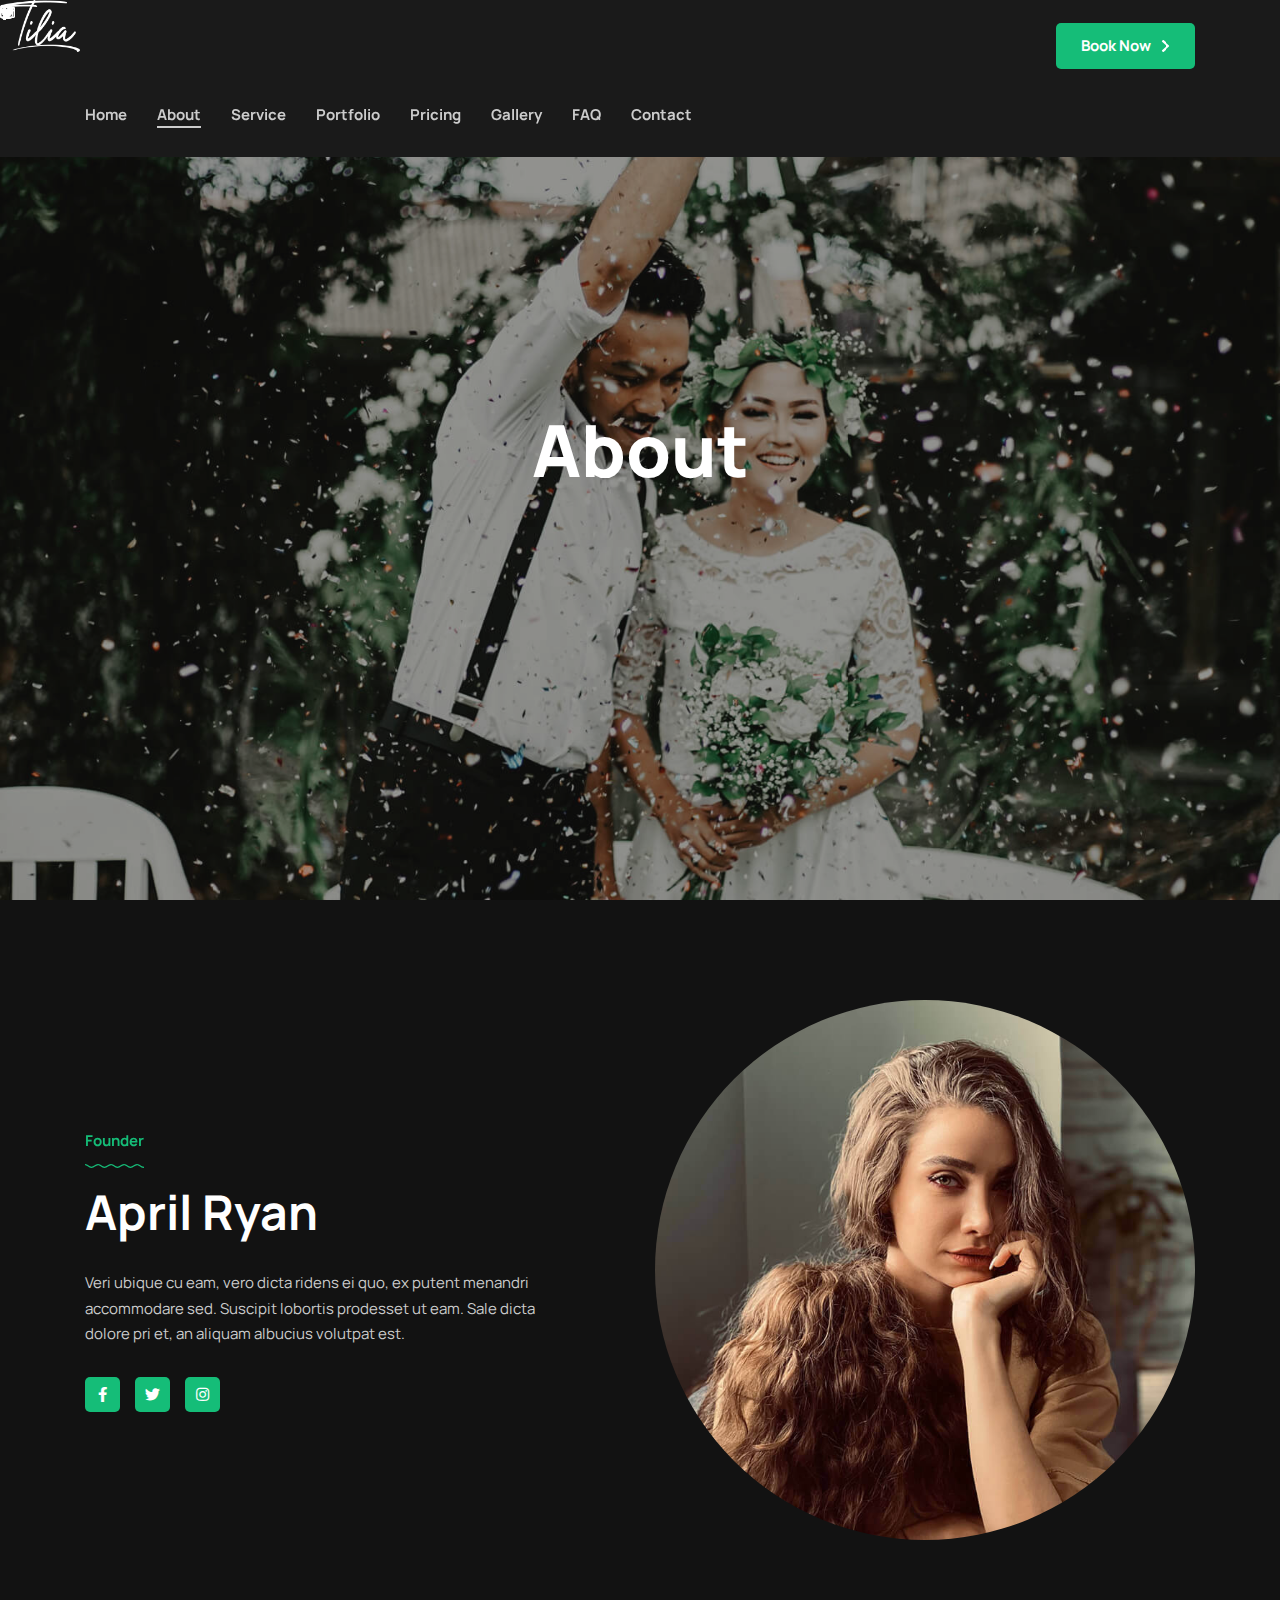
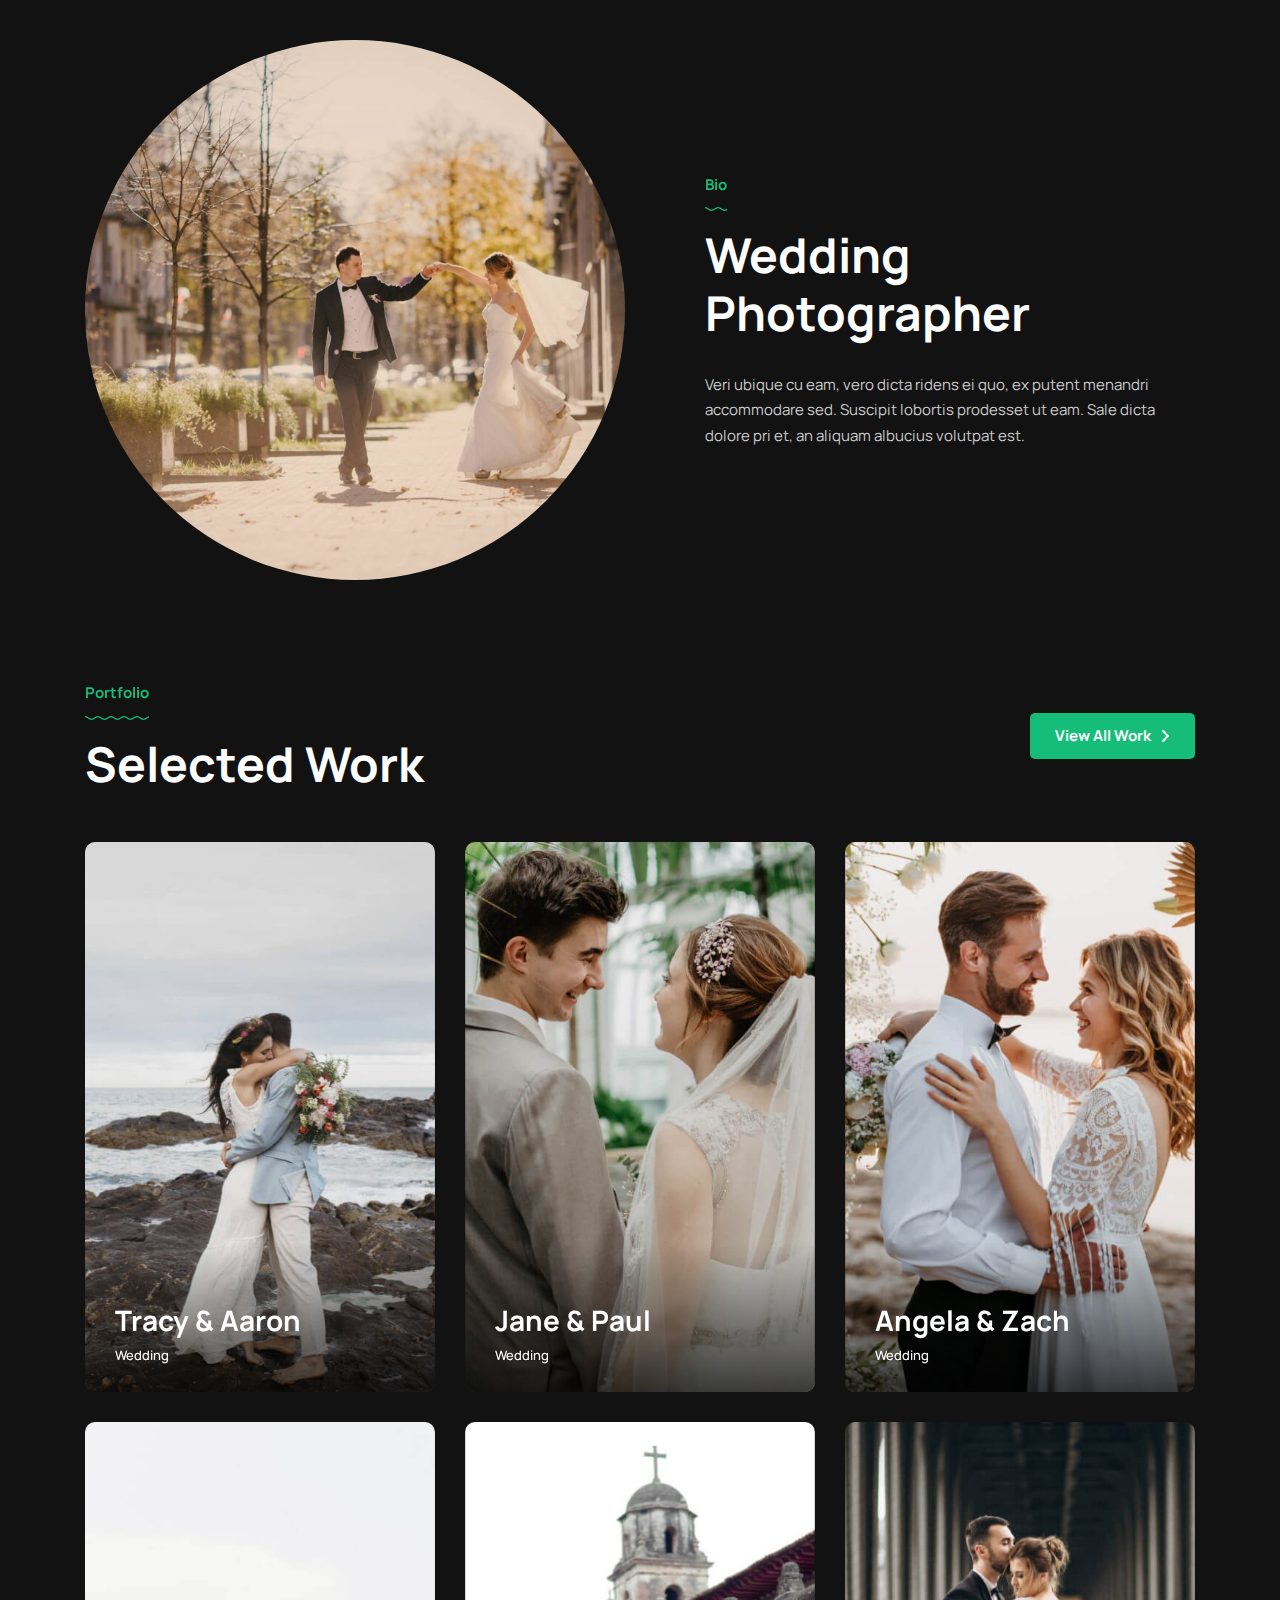
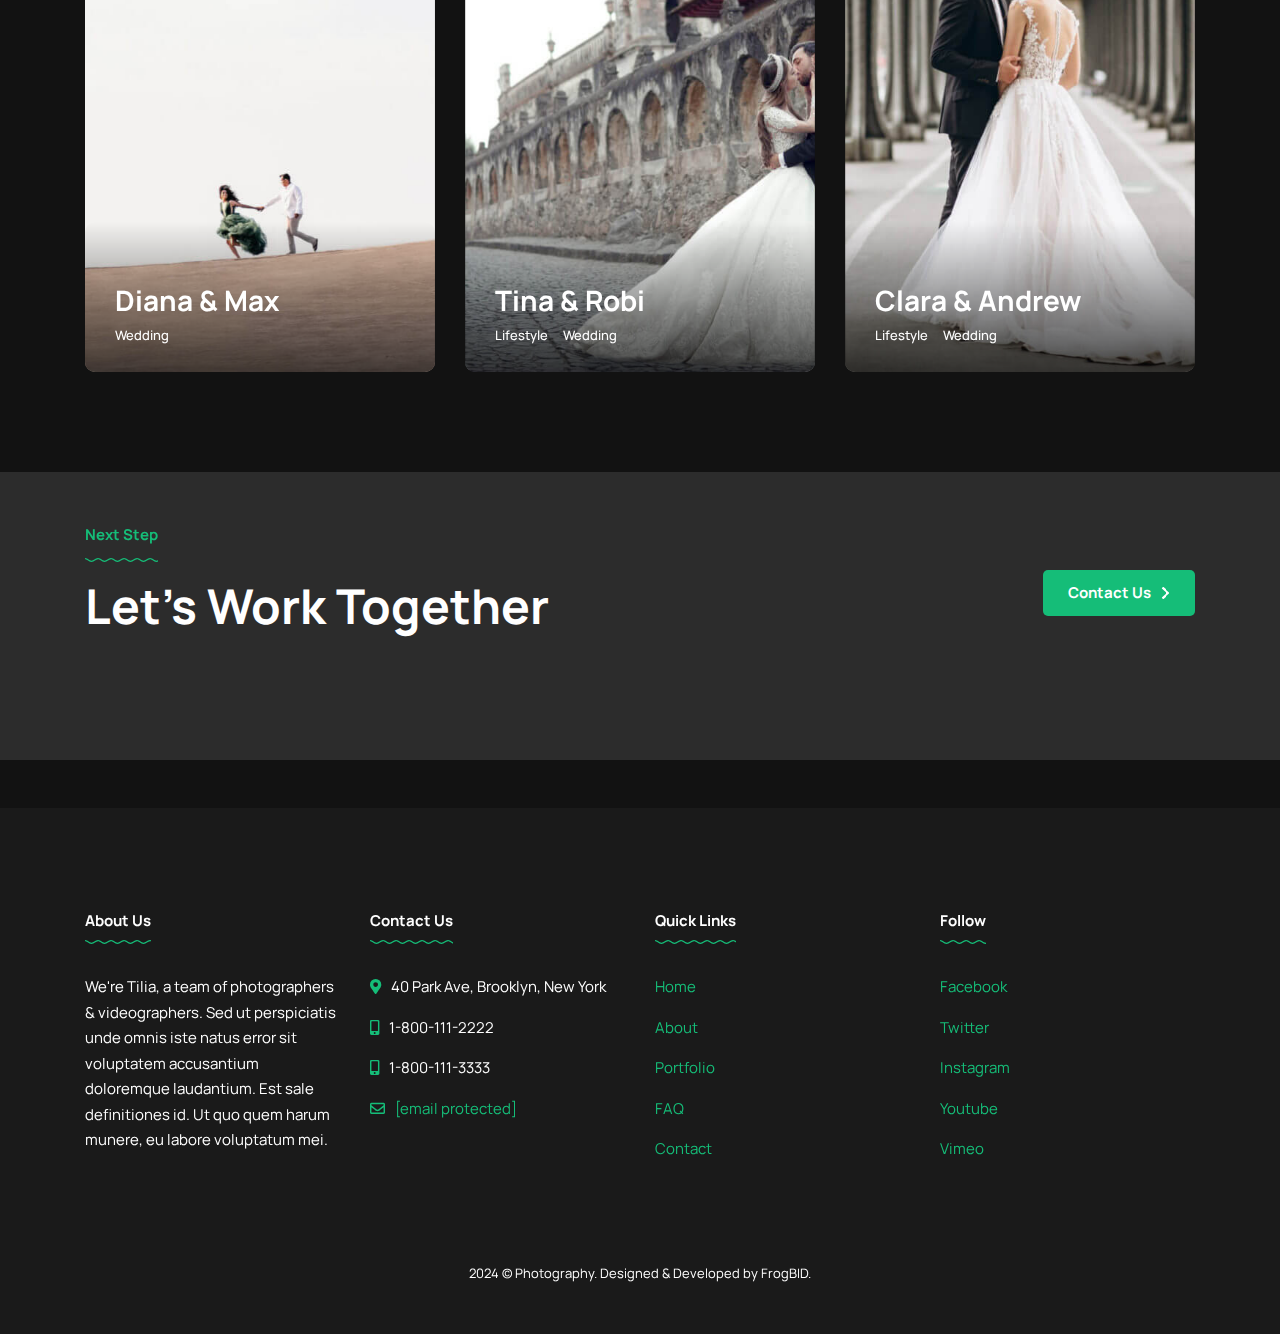
<file: about.html>
<!DOCTYPE html>
<html lang="en-US">
<head>
    <meta charset="UTF-8">
    <meta content="width=device-width, initial-scale=1.0" name="viewport">
    <title>About - Photography FrogBID</title>
    <!-- Google Fonts -->
    <link href="https://fonts.googleapis.com/" rel="preconnect">
    <link crossorigin href="https://fonts.gstatic.com/" rel="preconnect">
    <link href="https://fonts.googleapis.com/css2?family=Manrope:wght@400;500;600;700;800&amp;display=swap"
          rel="stylesheet">
    <!-- Bootstrap CSS -->
    <link href='css/bootstrap/css/bootstrap.min.css' id='bootstrap-css' media='all' rel='stylesheet' type='text/css'/>
    <!-- Font Awesome Icons CSS -->
    <link href='css/fontawesome/css/font-awesome.min.css' id='font-awesome' media='all' rel='stylesheet'
          type='text/css'/>
    <!-- Main CSS File -->
    <link href='style.css' id='tilia-style-css' media='all' rel='stylesheet' type='text/css'/>
    <!-- favicons -->
    <link href="images/icons/favicon-32x32.png" rel="icon" sizes="32x32"/>
    <link href="images/icons/favicon-192x192.png" rel="icon" sizes="192x192"/>
    <link href="images/icons/favicon-180x180.png" rel="apple-touch-icon-precomposed"/>
</head>
<body class="home">

<div class="menu-mask">
    <!-- MOBILE MENU HOLDER -->
    <div class="container mobile-menu-holder">
        <div class="row">
            <div class="col-md-12">
                <button class="exit-mobile">
                    <svg id="btn-menu-close" style="enable-background:new 0 0 16 16;" version="1.1"
                         viewBox="0 0 16 16" x="0px" xml:space="preserve"
                         xmlns="http://www.w3.org/2000/svg" y="0px">
								<path d="M15.4,15.3l-0.1,0.1c-0.7,0.7-1.9,0.7-2.6,0L0.6,3.3c-0.7-0.7-0.7-1.9,0-2.6l0.1-0.1c0.7-0.7,1.9-0.7,2.6,0l12.1,12.1
									C16.2,13.4,16.2,14.6,15.4,15.3z"></path>
                        <path d="M0.7,15.4l-0.1-0.1c-0.7-0.7-0.7-1.9,0-2.6L12.7,0.6c0.7-0.7,1.9-0.7,2.6,0l0.1,0.1c0.7,0.7,0.7,1.9,0,2.6L3.3,15.4
									C2.6,16.2,1.4,16.2,0.7,15.4z"></path>
							</svg>
                </button>
            </div>
        </div>
        <div class="row">
            <div class="col-lg-7">
                <!-- MOBILE MENU -->
                <ul class="menu-mobile">
                    <li class="menu-item">
                        <a href="index.html">Home</a>
                    </li>
                    <li class="menu-item current-menu-item">
                        <a href="about.html">About</a>
                    </li>
                    <li class="menu-item">
                        <a href="services.html">Service</a>
                    </li>
                    <li class="menu-item">
                        <a href="portfolio.html">Portfolio</a>
                    </li>
                    <li class="menu-item">
                        <a href="pricing.html">Pricing</a>
                    </li>
                    <li class="menu-item">
                        <a href="gallery.html">Gallery</a>
                    </li>
                    <li class="menu-item">
                        <a href="faq.html">FAQ</a>
                    </li>
                    <li class="menu-item">
                        <a href="contact.html">Contact</a>
                    </li>
                </ul>
                <!-- /MOBILE MENU -->
            </div>
            <!-- /col-lg-7 -->
            <div class="col-lg-5">
                <div class="menu-contact">
                    <div class="mobile-content">
                        <h5 class="widgettitle">Main Office</h5>
                        <div class="mobile-address"> 40 Park Ave, Brooklyn, New York <br> 1-800-111-2222 <br> <a
                                class="__cf_email__" data-cfemail="c0a3afaeb4a1a3b480a5b8a1adb0aca5eea3afad"
                                href="https://matchthemes.com/cdn-cgi/l/email-protection">[email&#160;protected]</a></div>
                        <h5 class="widgettitle">Social</h5>
                        <ul class="social-media">
                            <li><a class="social-facebook" href="#" target="_blank">Facebook</a></li>
                            <li><a class="social-twitter" href="#" target="_blank">Twitter</a></li>
                            <li><a class="social-instagram" href="#" target="_blank">Instagram</a></li>
                            <li><a class="social-email" href="https://matchthemes.com/cdn-cgi/l/email-protection#a281"
                                   target="_blank">Email</a></li>
                        </ul>
                    </div>
                </div>
            </div>
            <!-- /col-lg-5 -->
        </div>
        <!-- /row -->
    </div>
    <!-- /container -->
</div>
<!-- /MOBILE MENU HOLDER -->

<!-- HEADER -->
<header class="main-header header-3">
    <div class="container">
        <div class="top-header top-header-3">
            <div class="logo logo-3 logo-white"><a href="index.html"><img alt="Tilia" class="img-fluid"
                                                                          height="90" src="images/logo-tilia.png" width="139"></a></div>
            <div class="logo logo-3 logo-dark"><a href="index.html"><img alt="Tilia"
                                                                         class="img-fluid" height="90"
                                                                         src="images/logo-dark-tilia.png" width="139"></a></div>
            <div class="btn-header btn-header-1"><a class="read-more" href="#">Book Now</a></div>
            <div class="nav-button-holder nav-button-holder-3">
                <button class="nav-button" type="button">
                    <svg id="btn-menu-open" style="enable-background:new 0 0 16 16;" version="1.1"
                         viewBox="0 0 16 16" x="0px" xml:space="preserve"
                         xmlns="http://www.w3.org/2000/svg" y="0px">
								<g>
									<path d="M2,4L2,4C0.9,4,0,3.1,0,2v0c0-1.1,0.9-2,2-2h0c1.1,0,2,0.9,2,2v0C4,3.1,3.1,4,2,4z"></path>
                                    <path d="M8,4L8,4C6.9,4,6,3.1,6,2v0c0-1.1,0.9-2,2-2h0c1.1,0,2,0.9,2,2v0C10,3.1,9.1,4,8,4z"></path>
                                    <path d="M14,4L14,4c-1.1,0-2-0.9-2-2v0c0-1.1,0.9-2,2-2h0c1.1,0,2,0.9,2,2v0C16,3.1,15.1,4,14,4z"></path>
                                    <path d="M2,10L2,10c-1.1,0-2-0.9-2-2v0c0-1.1,0.9-2,2-2h0c1.1,0,2,0.9,2,2v0C4,9.1,3.1,10,2,10z"></path>
                                    <path d="M8,10L8,10c-1.1,0-2-0.9-2-2v0c0-1.1,0.9-2,2-2h0c1.1,0,2,0.9,2,2v0C10,9.1,9.1,10,8,10z"></path>
                                    <path d="M14,10L14,10c-1.1,0-2-0.9-2-2v0c0-1.1,0.9-2,2-2h0c1.1,0,2,0.9,2,2v0C16,9.1,15.1,10,14,10z"></path>
                                    <path d="M2,16L2,16c-1.1,0-2-0.9-2-2v0c0-1.1,0.9-2,2-2h0c1.1,0,2,0.9,2,2v0C4,15.1,3.1,16,2,16z"></path>
                                    <path d="M8,16L8,16c-1.1,0-2-0.9-2-2v0c0-1.1,0.9-2,2-2h0c1.1,0,2,0.9,2,2v0C10,15.1,9.1,16,8,16z"></path>
                                    <path d="M14,16L14,16c-1.1,0-2-0.9-2-2v0c0-1.1,0.9-2,2-2h0c1.1,0,2,0.9,2,2v0C16,15.1,15.1,16,14,16z"></path>
								</g>
							</svg>
                </button>
            </div>
        </div>
        <div class="header-container">
            <nav class="nav-holder nav-holder-3">
                <ul class="menu-nav">
                    <li class="menu-item">
                        <a href="index.html">Home</a>
                    </li>
                    <li class="menu-item current-menu-item">
                        <a href="about.html">About</a>
                    </li>
                    <li class="menu-item">
                        <a href="services.html">Service</a>
                    </li>
                    <li class="menu-item">
                        <a href="portfolio.html">Portfolio</a>
                    </li>
                    <li class="menu-item">
                        <a href="pricing.html">Pricing</a>
                    </li>
                    <li class="menu-item">
                        <a href="gallery.html">Gallery</a>
                    </li>
                    <li class="menu-item">
                        <a href="faq.html">FAQ</a>
                    </li>
                    <li class="menu-item">
                        <a href="contact.html">Contact</a>
                    </li>
                </ul>
            </nav>
            <div class="header-social header-social-3">
                <ul class="social-media">
                    <li><a class="social-facebook" href="#" target="_blank"><i class="fab fa-facebook-f"></i></a></li>
                    <li><a class="social-twitter" href="#" target="_blank"><i class="fab fa-twitter"></i></a></li>
                    <li><a class="social-instagram" href="#" target="_blank"><i class="fab fa-instagram"></i></a></li>
                    <li><a class="social-email" href="#" target="_blank"><i class="far fa-envelope"></i></a></li>
                </ul>
            </div>
        </div>
    </div>
</header>
<!-- /HEADER -->

<!-- TOP HEADER IMAGE -->
<div class="top-single-bkg topsinglepage">
    <div class="topsingleimg"><img alt="" height="1080" src="images/pages/img-about1.jpg" width="1920"></div>
    <div class="inner-desc">
        <div class="container">
            <h1 class="display-2 single-post-title">About</h1>
        </div>
    </div>
</div>
<!-- /TOP HEADER IMAGE -->

<!-- WRAP CONTENT -->
<div class="page-content page-holder custom-page-template page-full fullscreen-page clearfix" id="wrap-content">
    <!-- SECTION 1 -->
    <div class="section-holder aboutme-1-1" id="aboutme-1-1">
        <div class="container">
            <div class="row align-items-center">
                <div class="col-lg-6 order-mobi2 margin-bm50">
                    <div class="margin-r50">
                        <div class="el-smalltitle">Founder</div>
                        <h2 class="display-4 margin-b30">April Ryan</h2>
                        <p>Veri ubique cu eam, vero dicta ridens ei quo, ex putent menandri accommodare sed. Suscipit
                            lobortis prodesset ut eam. Sale dicta dolore pri et, an aliquam albucius volutpat est.</p>
                        <ul class="social-media social-aboutme">
                            <li><a class="social-facebook" href="#" target="_blank"><i
                                    class="fab fa-facebook-f"></i></a></li>
                            <li><a class="social-twitter" href="#" target="_blank"><i class="fab fa-twitter"></i></a>
                            </li>
                            <li><a class="social-instagram" href="#" target="_blank"><i
                                    class="fab fa-instagram"></i></a></li>
                        </ul>
                    </div>
                </div>
                <!-- /col-lg-6 -->
                <div class="col-lg-6 order-mobi1">
                    <img alt=" " class="img-fluid img-circle" src="images/portfolio/gal-grid/gal-grid-08.jpg"/>
                </div>
                <!-- /col-lg-6 -->
            </div>
            <!-- /row -->
        </div>
        <!-- /container -->
    </div>
    <!-- /SECTION 1 -->
    <!-- SECTION 2 -->
    <div class="section-holder aboutme-1-2" id="aboutme-1-2">
        <div class="container">
            <div class="row align-items-center">
                <div class="col-lg-6 margin-bm50">
                    <img alt=" " class="img-fluid img-circle" src="images/portfolio/gal-grid/gal-grid-13.jpg"/>
                </div>
                <!-- /col-lg-6 -->
                <div class="col-lg-6">
                    <div class="margin-l50">
                        <div class="el-smalltitle">Bio</div>
                        <h2 class="display-4 margin-b30">Wedding Photographer</h2>
                        <p>Veri ubique cu eam, vero dicta ridens ei quo, ex putent menandri accommodare sed. Suscipit
                            lobortis prodesset ut eam. Sale dicta dolore pri et, an aliquam albucius volutpat est.</p>
                    </div>
                </div>
                <!-- /col-lg-6 -->
            </div>
            <!-- /row -->
        </div>
        <!-- /container -->
    </div>
    <!-- /SECTION 2 -->
    <!-- SECTION 3 -->
    <div class="section-holder aboutme-1-3" id="aboutme-1-3">
        <div class="container">
            <div class="row align-items-center margin-b50">
                <div class="col-lg-6 tablet-margin-b30">
                    <div class="el-smalltitle">Portfolio</div>
                    <h2 class="display-4">Selected Work</h2>
                </div>
                <!-- /col-lg-6 -->
                <div class="col-lg-6">
                    <div class="el-align-right">
                        <a class="read-more" href="#">View All Work</a>
                    </div>
                </div>
                <!-- /col-lg-6 -->
            </div>
            <!-- /row -->
            <div class="row">
                <div class="col-lg-12">
                    <div class="portfolio-grid-container portfolio-grid-container-v2">
                        <div class="portfolio-grid portfolio-grid-v2 portfolio-layout-masonry">
                            <div class="item-portfolio item-portfolio-v2 item-3cols wedding">
                                <div class="item-portfolio-holder-v2">
                                    <div class="post-image item-grid-image-v2"><img alt=" "
                                                                                    class="img-grid-v2"
                                                                                    height="750" loading="lazy"
                                                                                    src="images/portfolio/featured-images/gal-1-grid.jpg" width="750"> <a
                                            href="#"> </a></div>
                                    <div class="item-text-holder-v2">
                                        <h2 class="item-title display-6"><a href="#">Tracy &amp;
                                            Aaron</a></h2>
                                        <ul class="portfolio-categ portfolio-categ-v2">
                                            <li><a href="#">Wedding</a></li>
                                        </ul>
                                    </div>
                                </div>
                            </div>
                            <!-- /item-portfolio -->
                            <div class="item-portfolio item-portfolio-v2 item-3cols wedding">
                                <div class="item-portfolio-holder-v2">
                                    <div class="post-image item-grid-image-v2"><img alt=" "
                                                                                    class="img-grid-v2"
                                                                                    height="750" loading="lazy"
                                                                                    src="images/portfolio/featured-images/gal-2-grid.jpg" width="750"> <a
                                            href="#"> </a></div>
                                    <div class="item-text-holder-v2">
                                        <h2 class="item-title display-6"><a href="#">Jane &amp;
                                            Paul</a></h2>
                                        <ul class="portfolio-categ portfolio-categ-v2">
                                            <li><a href="#">Wedding</a></li>
                                        </ul>
                                    </div>
                                </div>
                            </div>
                            <!-- /item-portfolio -->
                            <div class="item-portfolio item-portfolio-v2 item-3cols wedding">
                                <div class="item-portfolio-holder-v2">
                                    <div class="post-image item-grid-image-v2"><img alt=" "
                                                                                    class="img-grid-v2"
                                                                                    height="750" loading="lazy"
                                                                                    src="images/portfolio/featured-images/gal-3-grid.jpg" width="750"> <a
                                            href="#"> </a></div>
                                    <div class="item-text-holder-v2">
                                        <h2 class="item-title display-6"><a href="#">Angela &amp;
                                            Zach</a></h2>
                                        <ul class="portfolio-categ portfolio-categ-v2">
                                            <li><a href="#">Wedding</a></li>
                                        </ul>
                                    </div>
                                </div>
                            </div>
                            <!-- /item-portfolio -->
                            <div class="item-portfolio item-portfolio-v2 item-3cols wedding">
                                <div class="item-portfolio-holder-v2">
                                    <div class="post-image item-grid-image-v2"><img alt=" "
                                                                                    class="img-grid-v2"
                                                                                    height="750" loading="lazy"
                                                                                    src="images/portfolio/featured-images/gal-4-grid.jpg" width="750"> <a
                                            href="#"> </a></div>
                                    <div class="item-text-holder-v2">
                                        <h2 class="item-title display-6"><a href="#">Diana &amp;
                                            Max</a></h2>
                                        <ul class="portfolio-categ portfolio-categ-v2">
                                            <li><a href="#">Wedding</a></li>
                                        </ul>
                                    </div>
                                </div>
                            </div>
                            <!-- /item-portfolio -->
                            <div class="item-portfolio item-portfolio-v2 item-3cols lifestyle wedding">
                                <div class="item-portfolio-holder-v2">
                                    <div class="post-image item-grid-image-v2"><img alt=" "
                                                                                    class="img-grid-v2"
                                                                                    height="750" loading="lazy"
                                                                                    src="images/portfolio/featured-images/gal-5-grid.jpg" width="750"> <a
                                            href="#"> </a></div>
                                    <div class="item-text-holder-v2">
                                        <h2 class="item-title display-6"><a href="#">Tina &amp;
                                            Robi</a></h2>
                                        <ul class="portfolio-categ portfolio-categ-v2">
                                            <li><a href="#">Lifestyle</a></li>
                                            <li><a href="#">Wedding</a></li>
                                        </ul>
                                    </div>
                                </div>
                            </div>
                            <!-- /item-portfolio -->
                            <div class="item-portfolio item-portfolio-v2 item-3cols lifestyle wedding">
                                <div class="item-portfolio-holder-v2">
                                    <div class="post-image item-grid-image-v2"><img alt=" "
                                                                                    class="img-grid-v2"
                                                                                    height="750" loading="lazy"
                                                                                    src="images/portfolio/featured-images/gal-6-grid.jpg" width="750"> <a
                                            href="#"> </a></div>
                                    <div class="item-text-holder-v2">
                                        <h2 class="item-title display-6"><a href="#">Clara &amp;
                                            Andrew</a></h2>
                                        <ul class="portfolio-categ portfolio-categ-v2">
                                            <li><a href="#">Lifestyle</a></li>
                                            <li><a href="#">Wedding</a></li>
                                        </ul>
                                    </div>
                                </div>
                            </div>
                            <!-- /item-portfolio -->
                        </div>
                        <!-- /portfolio-grid-v2  -->
                    </div>
                    <!-- /portfolio-grid-container-v2 -->
                </div>
                <!-- /col-lg-12 -->
            </div>
            <!-- /row -->
        </div>
        <!-- /container -->
    </div>
    <!-- /SECTION 3 -->
    <!-- SECTION 4 -->
    <div class="section-holder aboutme-1-4 section-info section-nomargin pb-5" id="aboutme-1-4">
        <div class="container pb-5">
            <div class="row align-items-center">
                <div class="col-lg-6">
                    <div class="el-smalltitle">Next Step</div>
                    <h2 class="display-4 margin-b30">Let's Work Together</h2>
                </div>
                <!-- /col-lg-6 -->
                <div class="col-lg-6">
                    <div class="el-align-right">
                        <a class="read-more" href="contact.html">Contact Us</a>
                    </div>
                </div>
                <!-- /col-lg-6 -->
            </div>
            <!-- /row -->
        </div>
        <!-- /container -->
    </div>
    <!-- /SECTION 4 -->
</div>
<!-- /WRAP CONTENT -->

<!-- FOOTER -->
<footer class="mt-5">
    <div class="container">
        <div class="footer-widgets">
            <div class="row">
                <div class="col-lg-3 col-sm-6">
                    <div class="foo-block">
                        <div class="widget_text widget widget-footer">
                            <h5 class="widgettitle">About Us</h5>
                            <div class="textwidget">
                                <p>We're Tilia, a team of photographers & videographers. Sed ut perspiciatis unde omnis
                                    iste natus error sit voluptatem accusantium doloremque laudantium. Est sale
                                    definitiones id. Ut quo quem harum munere, eu labore voluptatum mei.</p>
                            </div>
                        </div>
                    </div>
                </div>
                <!-- /col-lg-3 -->
                <div class="col-lg-3 col-sm-6">
                    <div class="foo-block">
                        <div class="widget_text widget widget-footer">
                            <h5 class="widgettitle">Contact Us</h5>
                            <ul class="footer-contact">
                                <li><i class="fas fa-map-marker-alt"></i><span>40 Park Ave, Brooklyn, New York</span>
                                </li>
                                <li><i class="fas fa-mobile-alt"></i><span>1-800-111-2222</span></li>
                                <li><i class="fas fa-mobile-alt"></i><span>1-800-111-3333</span></li>
                                <li><i class="far fa-envelope"></i><span><a
                                        class="__cf_email__" data-cfemail="40232f2e34212334002538212d302c256e232f2d"
                                        href="#">[email&#160;protected]</a></span>
                                </li>
                            </ul>
                        </div>
                    </div>
                </div>
                <!-- /col-lg-3 -->
                <div class="col-lg-3 col-sm-6">
                    <div class="foo-block">
                        <div class="widget_text widget widget-footer">
                            <h5 class="widgettitle">Quick Links</h5>
                            <ul>
                                <li><a href="index.html">Home</a></li>
                                <li><a href="about.html">About</a></li>
                                <li><a href="portfolio.html">Portfolio</a></li>
                                <li><a href="faq.html">FAQ</a></li>
                                <li><a href="contact.html">Contact</a></li>
                            </ul>
                        </div>
                    </div>
                </div>
                <div class="col-lg-3 col-sm-6">
                    <div class="foo-block foo-last">
                        <div class="widget widget-footer">
                            <h5 class="widgettitle">Follow</h5>
                            <ul>
                                <li><a href="#">Facebook</a></li>
                                <li><a href="#">Twitter</a></li>
                                <li><a href="#">Instagram</a></li>
                                <li><a href="#">Youtube</a></li>
                                <li><a href="#">Vimeo</a></li>
                            </ul>
                        </div>
                    </div>
                </div>
            </div>
        </div>
        <div class="copyright">
            <div class="footer-copy"><span class="footer-year">2024</span> &copy; Photography. Designed & Developed by FrogBID.</div>
        </div>
    </div>
</footer>
<!-- /FOOTER -->

<div class="scrollup">
    <a class="scrolltop" href="#">
        <i class="fa fa-chevron-up"></i>
    </a>
</div>
<!-- JS -->
<script src='js/jquery.js'></script>
<script src='js/jquery-migrate.min.js'></script>
<script src='css/bootstrap/js/popper.min.js'></script>
<script src='css/bootstrap/js/bootstrap.min.js'></script>
<script src='js/jquery.easing.min.js'></script>
<script src='js/swiper.js'></script>
<script src='js/isotope.js'></script>
<script src='js/simple-lightbox.js'></script>
<!-- MAIN JS -->
<script src='js/init.js'></script>
</body>
</html>
</file>
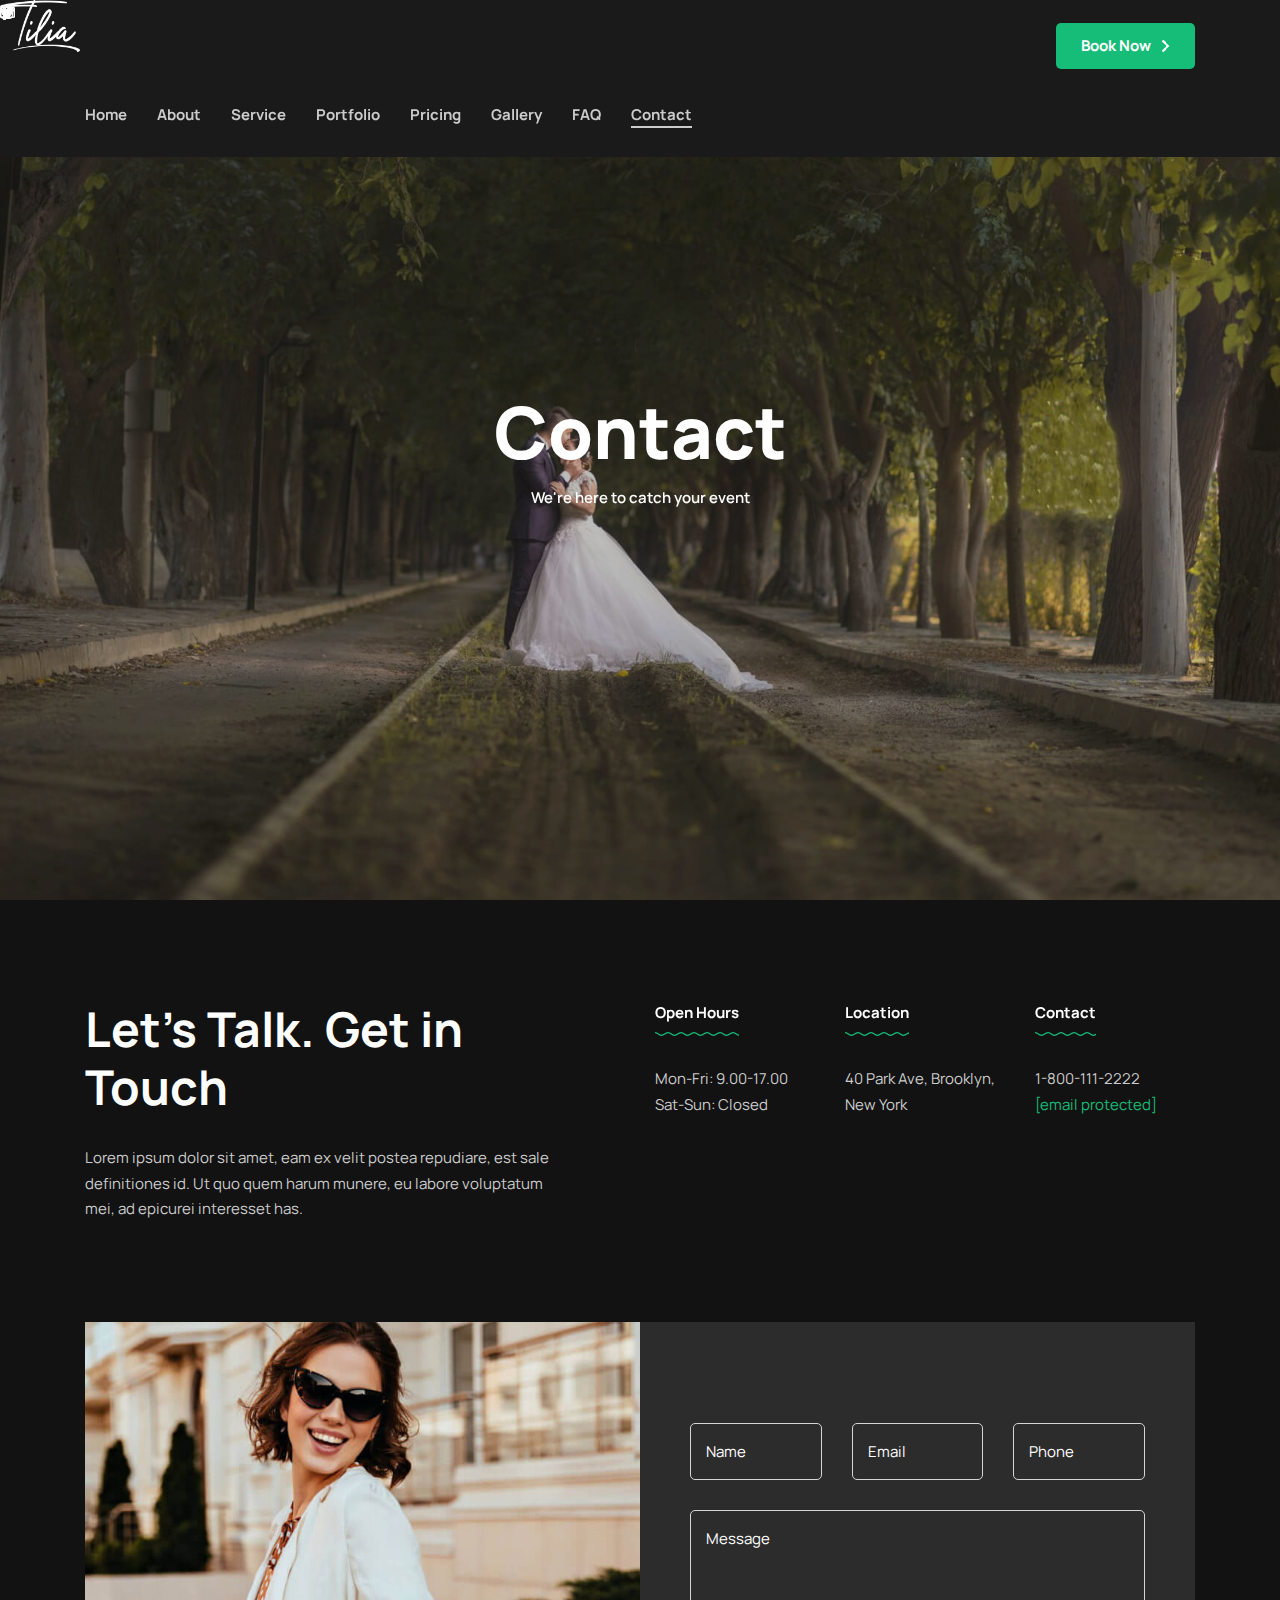
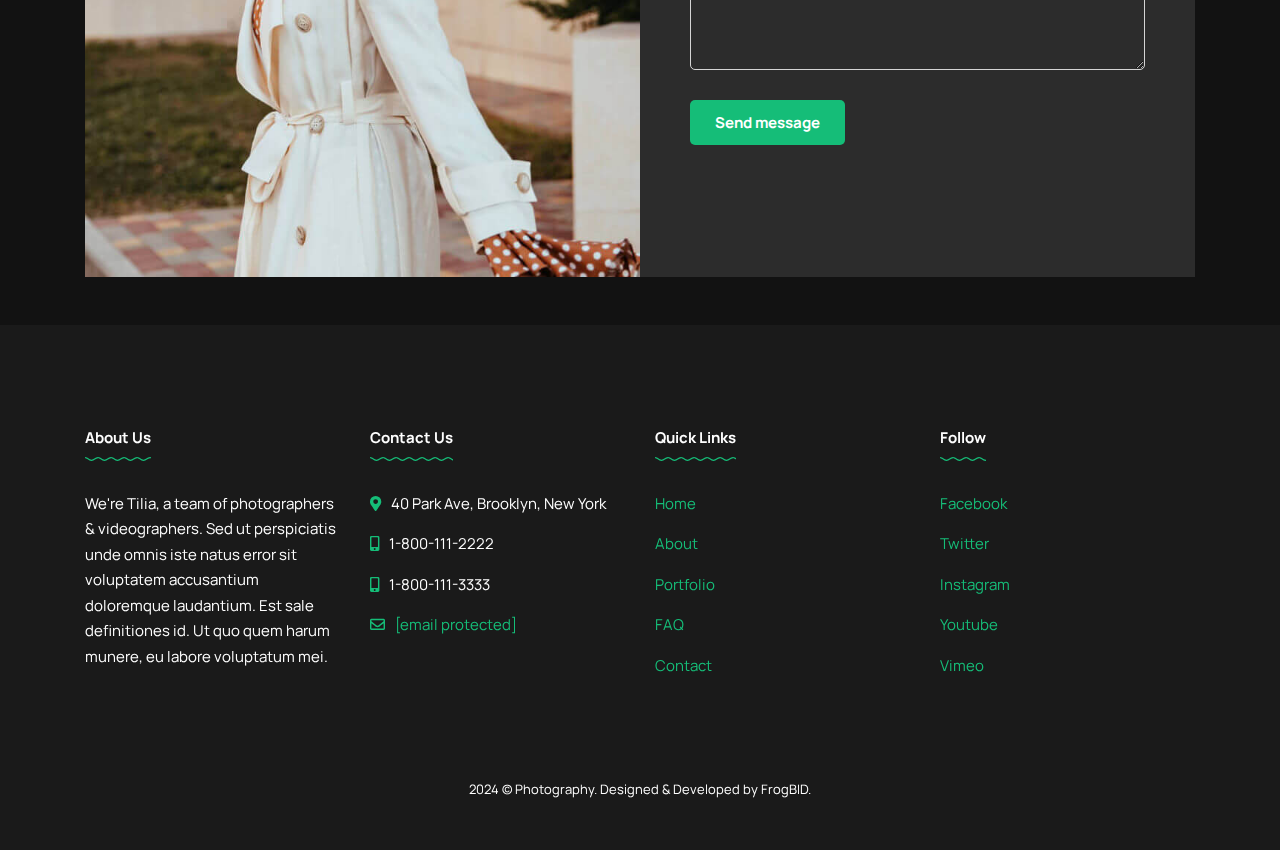
<file: contact.html>
<!DOCTYPE html>
<html lang="en-US">
<head>
    <meta charset="UTF-8">
    <meta content="width=device-width, initial-scale=1.0" name="viewport">
    <title>Contact - Photography FrogBID</title>
    <!-- Google Fonts -->
    <link href="https://fonts.googleapis.com/" rel="preconnect">
    <link crossorigin href="https://fonts.gstatic.com/" rel="preconnect">
    <link href="https://fonts.googleapis.com/css2?family=Manrope:wght@400;500;600;700;800&amp;display=swap"
          rel="stylesheet">
    <!-- Bootstrap CSS -->
    <link href='css/bootstrap/css/bootstrap.min.css' id='bootstrap-css' media='all' rel='stylesheet' type='text/css'/>
    <!-- Font Awesome Icons CSS -->
    <link href='css/fontawesome/css/font-awesome.min.css' id='font-awesome' media='all' rel='stylesheet'
          type='text/css'/>
    <!-- Main CSS File -->
    <link href='style.css' id='tilia-style-css' media='all' rel='stylesheet' type='text/css'/>
    <!-- favicons -->
    <link href="images/icons/favicon-32x32.png" rel="icon" sizes="32x32"/>
    <link href="images/icons/favicon-192x192.png" rel="icon" sizes="192x192"/>
    <link href="images/icons/favicon-180x180.png" rel="apple-touch-icon-precomposed"/>
</head>
<body class="home">

<div class="menu-mask">
    <!-- MOBILE MENU HOLDER -->
    <div class="container mobile-menu-holder">
        <div class="row">
            <div class="col-md-12">
                <button class="exit-mobile">
                    <svg id="btn-menu-close" style="enable-background:new 0 0 16 16;" version="1.1"
                         viewBox="0 0 16 16" x="0px" xml:space="preserve"
                         xmlns="http://www.w3.org/2000/svg" y="0px">
								<path d="M15.4,15.3l-0.1,0.1c-0.7,0.7-1.9,0.7-2.6,0L0.6,3.3c-0.7-0.7-0.7-1.9,0-2.6l0.1-0.1c0.7-0.7,1.9-0.7,2.6,0l12.1,12.1
									C16.2,13.4,16.2,14.6,15.4,15.3z"></path>
                        <path d="M0.7,15.4l-0.1-0.1c-0.7-0.7-0.7-1.9,0-2.6L12.7,0.6c0.7-0.7,1.9-0.7,2.6,0l0.1,0.1c0.7,0.7,0.7,1.9,0,2.6L3.3,15.4
									C2.6,16.2,1.4,16.2,0.7,15.4z"></path>
							</svg>
                </button>
            </div>
        </div>
        <div class="row">
            <div class="col-lg-7">
                <!-- MOBILE MENU -->
                <ul class="menu-mobile">
                    <li class="menu-item">
                        <a href="index.html">Home</a>
                    </li>
                    <li class="menu-item">
                        <a href="about.html">About</a>
                    </li>
                    <li class="menu-item">
                        <a href="services.html">Service</a>
                    </li>
                    <li class="menu-item">
                        <a href="portfolio.html">Portfolio</a>
                    </li>
                    <li class="menu-item">
                        <a href="pricing.html">Pricing</a>
                    </li>
                    <li class="menu-item">
                        <a href="gallery.html">Gallery</a>
                    </li>
                    <li class="menu-item">
                        <a href="faq.html">FAQ</a>
                    </li>
                    <li class="menu-item current-menu-item">
                        <a href="contact.html">Contact</a>
                    </li>
                </ul>
                <!-- /MOBILE MENU -->
            </div>
            <!-- /col-lg-7 -->
            <div class="col-lg-5">
                <div class="menu-contact">
                    <div class="mobile-content">
                        <h5 class="widgettitle">Main Office</h5>
                        <div class="mobile-address"> 40 Park Ave, Brooklyn, New York <br> 1-800-111-2222 <br> <a
                                class="__cf_email__" data-cfemail="c0a3afaeb4a1a3b480a5b8a1adb0aca5eea3afad"
                                href="https://matchthemes.com/cdn-cgi/l/email-protection">[email&#160;protected]</a></div>
                        <h5 class="widgettitle">Social</h5>
                        <ul class="social-media">
                            <li><a class="social-facebook" href="#" target="_blank">Facebook</a></li>
                            <li><a class="social-twitter" href="#" target="_blank">Twitter</a></li>
                            <li><a class="social-instagram" href="#" target="_blank">Instagram</a></li>
                            <li><a class="social-email" href="https://matchthemes.com/cdn-cgi/l/email-protection#a281"
                                   target="_blank">Email</a></li>
                        </ul>
                    </div>
                </div>
            </div>
            <!-- /col-lg-5 -->
        </div>
        <!-- /row -->
    </div>
    <!-- /container -->
</div>
<!-- /MOBILE MENU HOLDER -->

<!-- HEADER -->
<header class="main-header header-3">
    <div class="container">
        <div class="top-header top-header-3">
            <div class="logo logo-3 logo-white"><a href="index.html"><img alt="Tilia" class="img-fluid"
                                                                          height="90" src="images/logo-tilia.png" width="139"></a></div>
            <div class="logo logo-3 logo-dark"><a href="index.html"><img alt="Tilia"
                                                                         class="img-fluid" height="90"
                                                                         src="images/logo-dark-tilia.png" width="139"></a></div>
            <div class="btn-header btn-header-1"><a class="read-more" href="#">Book Now</a></div>
            <div class="nav-button-holder nav-button-holder-3">
                <button class="nav-button" type="button">
                    <svg id="btn-menu-open" style="enable-background:new 0 0 16 16;" version="1.1"
                         viewBox="0 0 16 16" x="0px" xml:space="preserve"
                         xmlns="http://www.w3.org/2000/svg" y="0px">
								<g>
									<path d="M2,4L2,4C0.9,4,0,3.1,0,2v0c0-1.1,0.9-2,2-2h0c1.1,0,2,0.9,2,2v0C4,3.1,3.1,4,2,4z"></path>
                                    <path d="M8,4L8,4C6.9,4,6,3.1,6,2v0c0-1.1,0.9-2,2-2h0c1.1,0,2,0.9,2,2v0C10,3.1,9.1,4,8,4z"></path>
                                    <path d="M14,4L14,4c-1.1,0-2-0.9-2-2v0c0-1.1,0.9-2,2-2h0c1.1,0,2,0.9,2,2v0C16,3.1,15.1,4,14,4z"></path>
                                    <path d="M2,10L2,10c-1.1,0-2-0.9-2-2v0c0-1.1,0.9-2,2-2h0c1.1,0,2,0.9,2,2v0C4,9.1,3.1,10,2,10z"></path>
                                    <path d="M8,10L8,10c-1.1,0-2-0.9-2-2v0c0-1.1,0.9-2,2-2h0c1.1,0,2,0.9,2,2v0C10,9.1,9.1,10,8,10z"></path>
                                    <path d="M14,10L14,10c-1.1,0-2-0.9-2-2v0c0-1.1,0.9-2,2-2h0c1.1,0,2,0.9,2,2v0C16,9.1,15.1,10,14,10z"></path>
                                    <path d="M2,16L2,16c-1.1,0-2-0.9-2-2v0c0-1.1,0.9-2,2-2h0c1.1,0,2,0.9,2,2v0C4,15.1,3.1,16,2,16z"></path>
                                    <path d="M8,16L8,16c-1.1,0-2-0.9-2-2v0c0-1.1,0.9-2,2-2h0c1.1,0,2,0.9,2,2v0C10,15.1,9.1,16,8,16z"></path>
                                    <path d="M14,16L14,16c-1.1,0-2-0.9-2-2v0c0-1.1,0.9-2,2-2h0c1.1,0,2,0.9,2,2v0C16,15.1,15.1,16,14,16z"></path>
								</g>
							</svg>
                </button>
            </div>
        </div>
        <div class="header-container">
            <nav class="nav-holder nav-holder-3">
                <ul class="menu-nav">
                    <li class="menu-item">
                        <a href="index.html">Home</a>
                    </li>
                    <li class="menu-item">
                        <a href="about.html">About</a>
                    </li>
                    <li class="menu-item">
                        <a href="services.html">Service</a>
                    </li>
                    <li class="menu-item">
                        <a href="portfolio.html">Portfolio</a>
                    </li>
                    <li class="menu-item">
                        <a href="pricing.html">Pricing</a>
                    </li>
                    <li class="menu-item">
                        <a href="gallery.html">Gallery</a>
                    </li>
                    <li class="menu-item">
                        <a href="faq.html">FAQ</a>
                    </li>
                    <li class="menu-item current-menu-item">
                        <a href="contact.html">Contact</a>
                    </li>
                </ul>
            </nav>
            <div class="header-social header-social-3">
                <ul class="social-media">
                    <li><a class="social-facebook" href="#" target="_blank"><i class="fab fa-facebook-f"></i></a></li>
                    <li><a class="social-twitter" href="#" target="_blank"><i class="fab fa-twitter"></i></a></li>
                    <li><a class="social-instagram" href="#" target="_blank"><i class="fab fa-instagram"></i></a></li>
                    <li><a class="social-email" href="#" target="_blank"><i class="far fa-envelope"></i></a></li>
                </ul>
            </div>
        </div>
    </div>
</header>
<!-- /HEADER -->

<!-- TOP HEADER IMAGE -->
<div class="top-single-bkg topsinglepage">
    <div class="topsingleimg"><img alt="" height="1080" src="images/pages/contact-page.jpg" width="1920"></div>
    <div class="inner-desc">
        <div class="container">
            <h1 class="display-2 single-post-title"> Contact</h1>
            <span class="post-subtitle"> We're here to catch your event</span>
        </div>
    </div>
</div>
<!-- /TOP HEADER IMAGE -->

<!-- WRAP CONTENT -->
<div class="page-content custom-page-template" id="wrap-content">
    <!-- SECTION 1 -->
    <div class="section-holder contact-3-1" id="contact-3-1">
        <div class="container">
            <div class="row">
                <div class="col-lg-6 margin-bm50">
                    <div class="margin-r50">
                        <h2 class="display-4 margin-b30">Let's Talk. Get in Touch</h2>
                        <p>Lorem ipsum dolor sit amet, eam ex velit postea repudiare, est sale definitiones id. Ut quo
                            quem harum munere, eu labore voluptatum mei, ad epicurei interesset has.</p>
                    </div>
                </div>
                <!-- /col-lg-6 -->
                <div class="col-lg-6">
                    <div class="row">
                        <div class="col-md-4">
                            <h5 class="widgettitle">Open Hours</h5>
                            <p>Mon-Fri: 9.00-17.00<br>Sat-Sun: Closed</p>
                        </div>
                        <!-- /col-md-4 -->
                        <div class="col-md-4">
                            <h5 class="widgettitle">Location</h5>
                            <p>40 Park Ave, Brooklyn,<br> New York</p>
                        </div>
                        <!-- /col-md-4 -->
                        <div class="col-md-4">
                            <h5 class="widgettitle">Contact</h5>
                            <p>1-800-111-2222<br> <a class="__cf_email__"
                                                     data-cfemail="4d2e2223392c2e390d28352c203d2128632e2220"
                                                     href="https://matchthemes.com/cdn-cgi/l/email-protection">[email&#160;protected]</a>
                            </p>
                        </div>
                        <!-- /col-md-4 -->
                    </div>
                    <!-- /row -->
                </div>
                <!-- /col-lg-6 -->
            </div>
            <!-- /row -->
        </div>
        <!-- /container -->
    </div>
    <!-- /SECTION 1 -->
    <!-- SECTION 2 -->
    <div class="contact-3-2" id="contact-3-2">
        <div class="container">
            <div class="row g-0">
                <div class="col-lg-6">
                    <img alt="" class="img-fluid" src="images/portfolio/gal-grid/gal-grid-04.jpg"/>
                </div>
                <!-- /col-lg-6 -->
                <div class="col-lg-6 same-height section-background">
                    <div class="padding-50">
                        <div id="contact-form-holder">
                            <form action='' id="contact-form"
                                  method="post">
                                <div class="row">
                                    <div class="col-md-4 margin-b30"><input class="comm-field" name="name" placeholder="Name"
                                                                            type="text"/></div>
                                    <div class="col-md-4 margin-b30"><input class="comm-field" name="email" placeholder="Email"
                                                                            type="text"/></div>
                                    <div class="col-md-4 margin-b30"><input class="comm-field" name="phone" placeholder="Phone"
                                                                            type="text"/></div>
                                </div>
                                <div class="margin-b30"><textarea id="msg-contact" name="message" placeholder="Message"
                                                                  rows="5"></textarea></div>
                                <p class="antispam">Leave this empty: <input name="url" type="text"/></p>
                                <p><input class="submit" type="submit" value="Send message"/></p>
                            </form>
                        </div>
                        <!-- contact-form-holder-->
                        <div id="output-contact"></div>
                    </div>
                    <!-- /section-background -->
                </div>
                <!-- /col-lg-6 -->
            </div>
            <!-- /row -->
        </div>
        <!-- /container -->
    </div>
    <!-- /SECTION 2 -->
</div>
<!-- /WRAP CONTENT -->

<!-- FOOTER -->
<footer class="mt-5">
    <div class="container">
        <div class="footer-widgets">
            <div class="row">
                <div class="col-lg-3 col-sm-6">
                    <div class="foo-block">
                        <div class="widget_text widget widget-footer">
                            <h5 class="widgettitle">About Us</h5>
                            <div class="textwidget">
                                <p>We're Tilia, a team of photographers & videographers. Sed ut perspiciatis unde omnis
                                    iste natus error sit voluptatem accusantium doloremque laudantium. Est sale
                                    definitiones id. Ut quo quem harum munere, eu labore voluptatum mei.</p>
                            </div>
                        </div>
                    </div>
                </div>
                <!-- /col-lg-3 -->
                <div class="col-lg-3 col-sm-6">
                    <div class="foo-block">
                        <div class="widget_text widget widget-footer">
                            <h5 class="widgettitle">Contact Us</h5>
                            <ul class="footer-contact">
                                <li><i class="fas fa-map-marker-alt"></i><span>40 Park Ave, Brooklyn, New York</span>
                                </li>
                                <li><i class="fas fa-mobile-alt"></i><span>1-800-111-2222</span></li>
                                <li><i class="fas fa-mobile-alt"></i><span>1-800-111-3333</span></li>
                                <li><i class="far fa-envelope"></i><span><a
                                        class="__cf_email__" data-cfemail="40232f2e34212334002538212d302c256e232f2d"
                                        href="#">[email&#160;protected]</a></span>
                                </li>
                            </ul>
                        </div>
                    </div>
                </div>
                <!-- /col-lg-3 -->
                <div class="col-lg-3 col-sm-6">
                    <div class="foo-block">
                        <div class="widget_text widget widget-footer">
                            <h5 class="widgettitle">Quick Links</h5>
                            <ul>
                                <li><a href="index.html">Home</a></li>
                                <li><a href="about.html">About</a></li>
                                <li><a href="portfolio.html">Portfolio</a></li>
                                <li><a href="faq.html">FAQ</a></li>
                                <li><a href="contact.html">Contact</a></li>
                            </ul>
                        </div>
                    </div>
                </div>
                <div class="col-lg-3 col-sm-6">
                    <div class="foo-block foo-last">
                        <div class="widget widget-footer">
                            <h5 class="widgettitle">Follow</h5>
                            <ul>
                                <li><a href="#">Facebook</a></li>
                                <li><a href="#">Twitter</a></li>
                                <li><a href="#">Instagram</a></li>
                                <li><a href="#">Youtube</a></li>
                                <li><a href="#">Vimeo</a></li>
                            </ul>
                        </div>
                    </div>
                </div>
            </div>
        </div>
        <div class="copyright">
            <div class="footer-copy"><span class="footer-year">2024</span> &copy; Photography. Designed & Developed by FrogBID.</div>
        </div>
    </div>
</footer>
<!-- /FOOTER -->

<div class="scrollup">
    <a class="scrolltop" href="#">
        <i class="fa fa-chevron-up"></i>
    </a>
</div>
<!-- JS -->
<script src='js/jquery.js'></script>
<script src='js/jquery-migrate.min.js'></script>
<script src='css/bootstrap/js/popper.min.js'></script>
<script src='css/bootstrap/js/bootstrap.min.js'></script>
<script src='js/jquery.easing.min.js'></script>
<script src='js/swiper.js'></script>
<script src='js/isotope.js'></script>
<script src='js/simple-lightbox.js'></script>
<!-- MAIN JS -->
<script src='js/init.js'></script>
<!-- CONTACT FORM JS -->
<script src='js/jquery.form.min.js'></script>
<script src='js/contactform.js'></script>
</body>
</html>
</file>
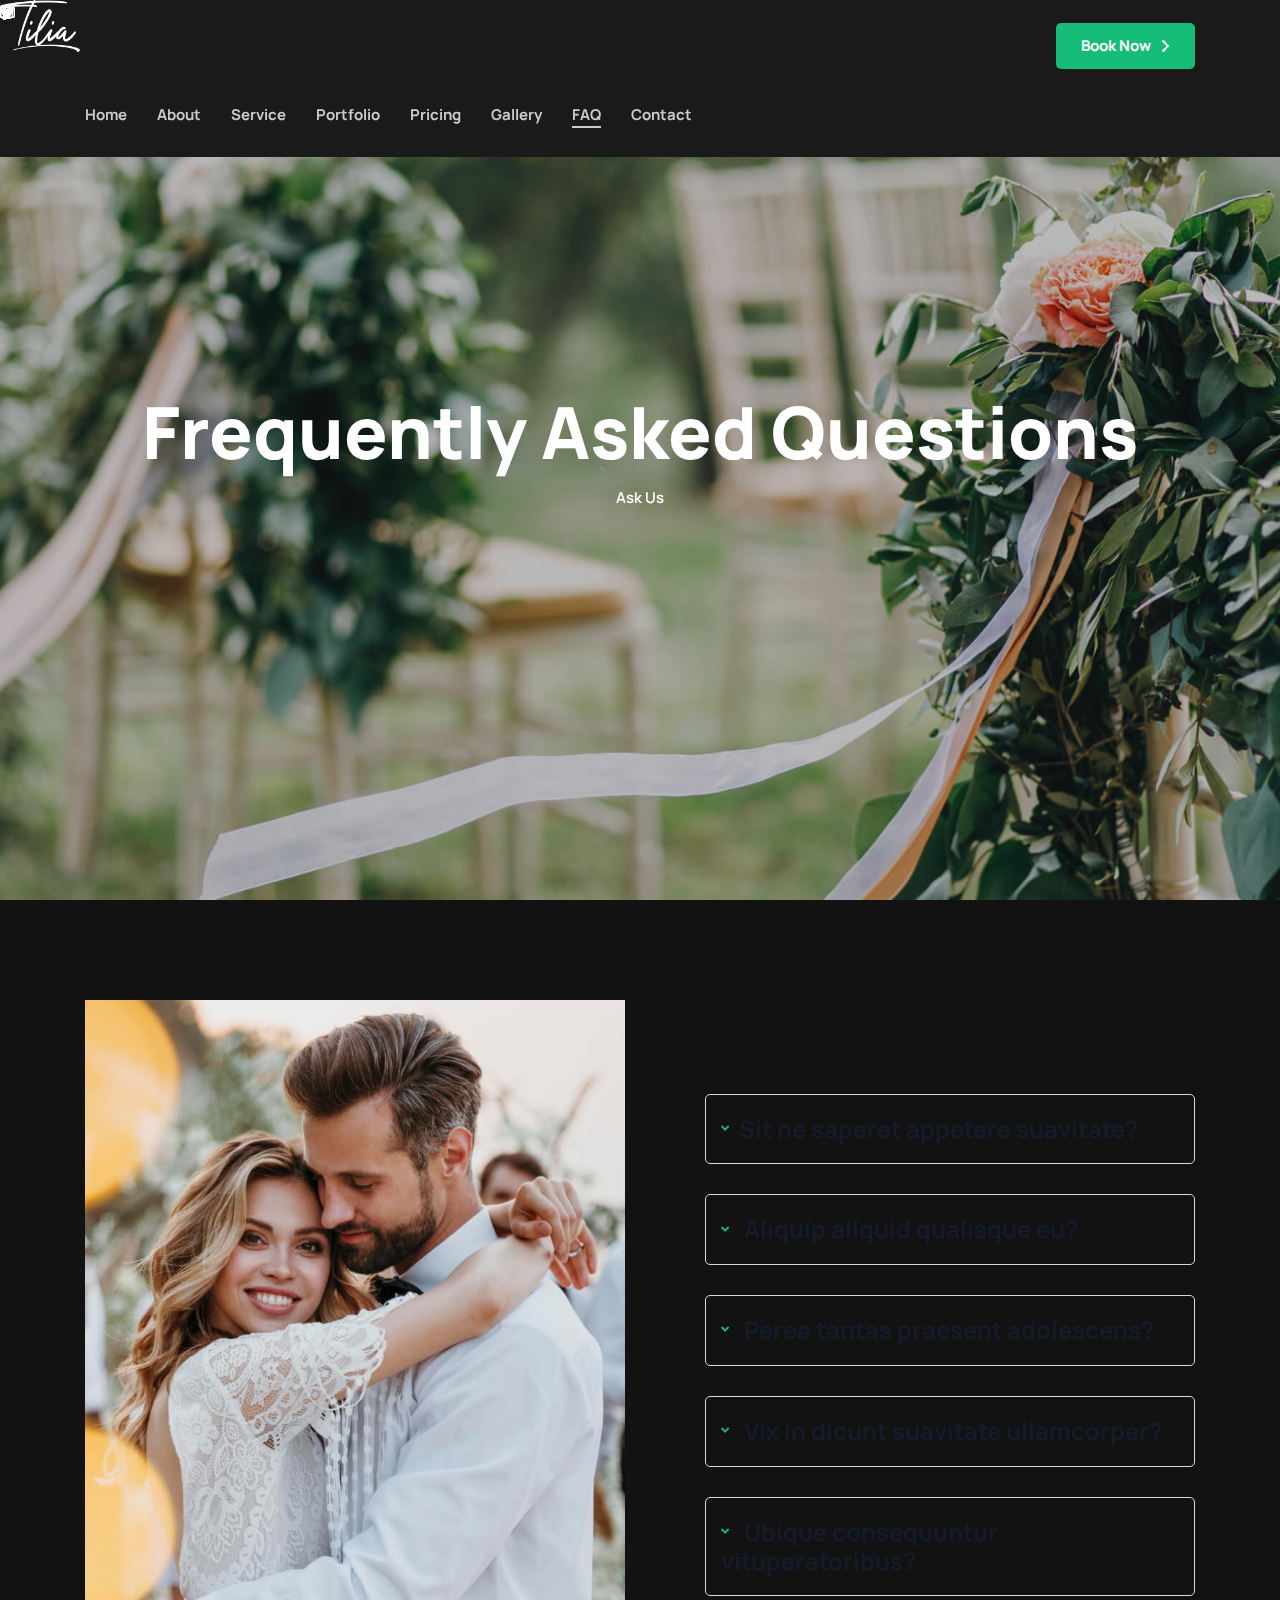
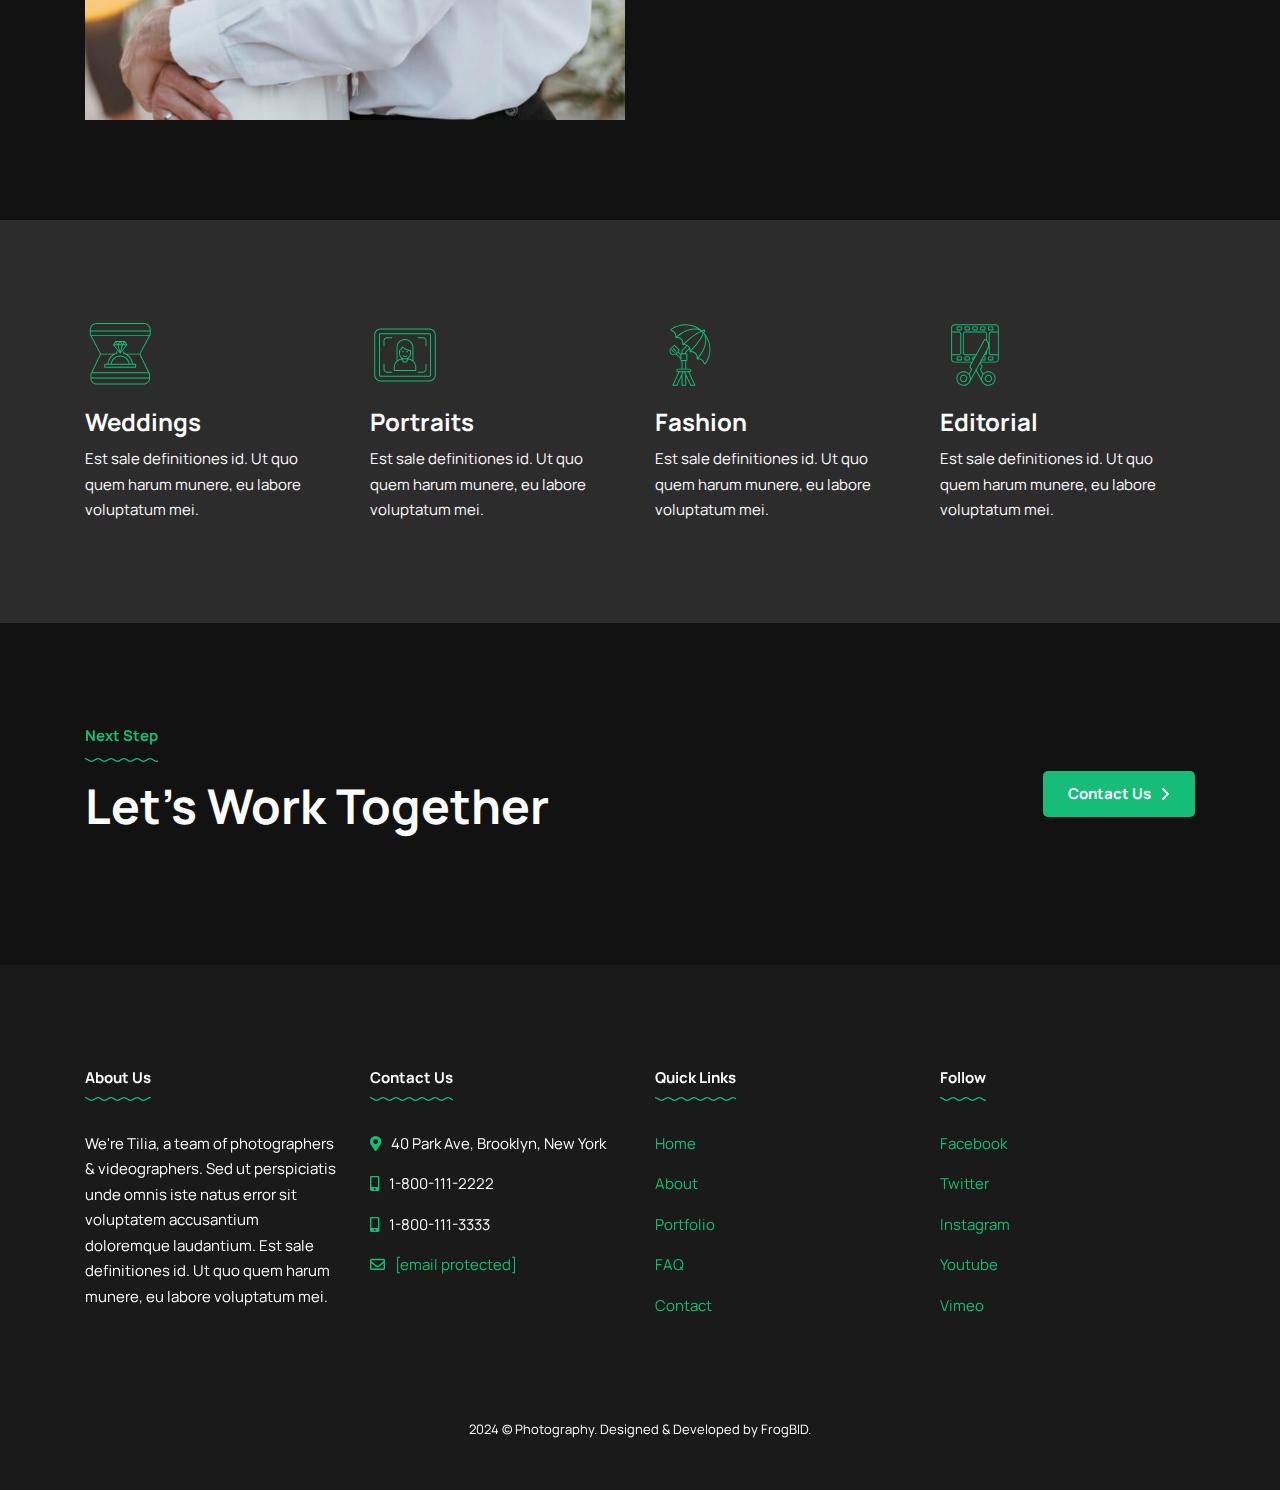
<file: faq.html>
<!DOCTYPE html>
<html lang="en-US">
<head>
    <meta charset="UTF-8">
    <meta content="width=device-width, initial-scale=1.0" name="viewport">
    <title>FAQ - Photography FrogBID</title>
    <!-- Google Fonts -->
    <link href="https://fonts.googleapis.com/" rel="preconnect">
    <link crossorigin href="https://fonts.gstatic.com/" rel="preconnect">
    <link href="https://fonts.googleapis.com/css2?family=Manrope:wght@400;500;600;700;800&amp;display=swap"
          rel="stylesheet">
    <!-- Bootstrap CSS -->
    <link href='css/bootstrap/css/bootstrap.min.css' id='bootstrap-css' media='all' rel='stylesheet' type='text/css'/>
    <!-- Font Awesome Icons CSS -->
    <link href='css/fontawesome/css/font-awesome.min.css' id='font-awesome' media='all' rel='stylesheet'
          type='text/css'/>
    <!-- Main CSS File -->
    <link href='style.css' id='tilia-style-css' media='all' rel='stylesheet' type='text/css'/>
    <!-- favicons -->
    <link href="images/icons/favicon-32x32.png" rel="icon" sizes="32x32"/>
    <link href="images/icons/favicon-192x192.png" rel="icon" sizes="192x192"/>
    <link href="images/icons/favicon-180x180.png" rel="apple-touch-icon-precomposed"/>
</head>
<body class="home">

<div class="menu-mask">
    <!-- MOBILE MENU HOLDER -->
    <div class="container mobile-menu-holder">
        <div class="row">
            <div class="col-md-12">
                <button class="exit-mobile">
                    <svg id="btn-menu-close" style="enable-background:new 0 0 16 16;" version="1.1"
                         viewBox="0 0 16 16" x="0px" xml:space="preserve"
                         xmlns="http://www.w3.org/2000/svg" y="0px">
								<path d="M15.4,15.3l-0.1,0.1c-0.7,0.7-1.9,0.7-2.6,0L0.6,3.3c-0.7-0.7-0.7-1.9,0-2.6l0.1-0.1c0.7-0.7,1.9-0.7,2.6,0l12.1,12.1
									C16.2,13.4,16.2,14.6,15.4,15.3z"></path>
                        <path d="M0.7,15.4l-0.1-0.1c-0.7-0.7-0.7-1.9,0-2.6L12.7,0.6c0.7-0.7,1.9-0.7,2.6,0l0.1,0.1c0.7,0.7,0.7,1.9,0,2.6L3.3,15.4
									C2.6,16.2,1.4,16.2,0.7,15.4z"></path>
							</svg>
                </button>
            </div>
        </div>
        <div class="row">
            <div class="col-lg-7">
                <!-- MOBILE MENU -->
                <ul class="menu-mobile">
                    <li class="menu-item">
                        <a href="index.html">Home</a>
                    </li>
                    <li class="menu-item">
                        <a href="about.html">About</a>
                    </li>
                    <li class="menu-item">
                        <a href="services.html">Service</a>
                    </li>
                    <li class="menu-item">
                        <a href="portfolio.html">Portfolio</a>
                    </li>
                    <li class="menu-item">
                        <a href="pricing.html">Pricing</a>
                    </li>
                    <li class="menu-item">
                        <a href="gallery.html">Gallery</a>
                    </li>
                    <li class="menu-item current-menu-item">
                        <a href="faq.html">FAQ</a>
                    </li>
                    <li class="menu-item">
                        <a href="contact.html">Contact</a>
                    </li>
                </ul>
                <!-- /MOBILE MENU -->
            </div>
            <!-- /col-lg-7 -->
            <div class="col-lg-5">
                <div class="menu-contact">
                    <div class="mobile-content">
                        <h5 class="widgettitle">Main Office</h5>
                        <div class="mobile-address"> 40 Park Ave, Brooklyn, New York <br> 1-800-111-2222 <br> <a
                                class="__cf_email__" data-cfemail="c0a3afaeb4a1a3b480a5b8a1adb0aca5eea3afad"
                                href="https://matchthemes.com/cdn-cgi/l/email-protection">[email&#160;protected]</a></div>
                        <h5 class="widgettitle">Social</h5>
                        <ul class="social-media">
                            <li><a class="social-facebook" href="#" target="_blank">Facebook</a></li>
                            <li><a class="social-twitter" href="#" target="_blank">Twitter</a></li>
                            <li><a class="social-instagram" href="#" target="_blank">Instagram</a></li>
                            <li><a class="social-email" href="https://matchthemes.com/cdn-cgi/l/email-protection#a281"
                                   target="_blank">Email</a></li>
                        </ul>
                    </div>
                </div>
            </div>
            <!-- /col-lg-5 -->
        </div>
        <!-- /row -->
    </div>
    <!-- /container -->
</div>
<!-- /MOBILE MENU HOLDER -->

<!-- HEADER -->
<header class="main-header header-3">
    <div class="container">
        <div class="top-header top-header-3">
            <div class="logo logo-3 logo-white"><a href="index.html"><img alt="Tilia" class="img-fluid"
                                                                          height="90" src="images/logo-tilia.png" width="139"></a></div>
            <div class="logo logo-3 logo-dark"><a href="index.html"><img alt="Tilia"
                                                                         class="img-fluid" height="90"
                                                                         src="images/logo-dark-tilia.png" width="139"></a></div>
            <div class="btn-header btn-header-1"><a class="read-more" href="#">Book Now</a></div>
            <div class="nav-button-holder nav-button-holder-3">
                <button class="nav-button" type="button">
                    <svg id="btn-menu-open" style="enable-background:new 0 0 16 16;" version="1.1"
                         viewBox="0 0 16 16" x="0px" xml:space="preserve"
                         xmlns="http://www.w3.org/2000/svg" y="0px">
								<g>
									<path d="M2,4L2,4C0.9,4,0,3.1,0,2v0c0-1.1,0.9-2,2-2h0c1.1,0,2,0.9,2,2v0C4,3.1,3.1,4,2,4z"></path>
                                    <path d="M8,4L8,4C6.9,4,6,3.1,6,2v0c0-1.1,0.9-2,2-2h0c1.1,0,2,0.9,2,2v0C10,3.1,9.1,4,8,4z"></path>
                                    <path d="M14,4L14,4c-1.1,0-2-0.9-2-2v0c0-1.1,0.9-2,2-2h0c1.1,0,2,0.9,2,2v0C16,3.1,15.1,4,14,4z"></path>
                                    <path d="M2,10L2,10c-1.1,0-2-0.9-2-2v0c0-1.1,0.9-2,2-2h0c1.1,0,2,0.9,2,2v0C4,9.1,3.1,10,2,10z"></path>
                                    <path d="M8,10L8,10c-1.1,0-2-0.9-2-2v0c0-1.1,0.9-2,2-2h0c1.1,0,2,0.9,2,2v0C10,9.1,9.1,10,8,10z"></path>
                                    <path d="M14,10L14,10c-1.1,0-2-0.9-2-2v0c0-1.1,0.9-2,2-2h0c1.1,0,2,0.9,2,2v0C16,9.1,15.1,10,14,10z"></path>
                                    <path d="M2,16L2,16c-1.1,0-2-0.9-2-2v0c0-1.1,0.9-2,2-2h0c1.1,0,2,0.9,2,2v0C4,15.1,3.1,16,2,16z"></path>
                                    <path d="M8,16L8,16c-1.1,0-2-0.9-2-2v0c0-1.1,0.9-2,2-2h0c1.1,0,2,0.9,2,2v0C10,15.1,9.1,16,8,16z"></path>
                                    <path d="M14,16L14,16c-1.1,0-2-0.9-2-2v0c0-1.1,0.9-2,2-2h0c1.1,0,2,0.9,2,2v0C16,15.1,15.1,16,14,16z"></path>
								</g>
							</svg>
                </button>
            </div>
        </div>
        <div class="header-container">
            <nav class="nav-holder nav-holder-3">
                <ul class="menu-nav">
                    <li class="menu-item">
                        <a href="index.html">Home</a>
                    </li>
                    <li class="menu-item">
                        <a href="about.html">About</a>
                    </li>
                    <li class="menu-item">
                        <a href="services.html">Service</a>
                    </li>
                    <li class="menu-item">
                        <a href="portfolio.html">Portfolio</a>
                    </li>
                    <li class="menu-item">
                        <a href="pricing.html">Pricing</a>
                    </li>
                    <li class="menu-item">
                        <a href="gallery.html">Gallery</a>
                    </li>
                    <li class="menu-item current-menu-item">
                        <a href="faq.html">FAQ</a>
                    </li>
                    <li class="menu-item">
                        <a href="contact.html">Contact</a>
                    </li>
                </ul>
            </nav>
            <div class="header-social header-social-3">
                <ul class="social-media">
                    <li><a class="social-facebook" href="#" target="_blank"><i class="fab fa-facebook-f"></i></a></li>
                    <li><a class="social-twitter" href="#" target="_blank"><i class="fab fa-twitter"></i></a></li>
                    <li><a class="social-instagram" href="#" target="_blank"><i class="fab fa-instagram"></i></a></li>
                    <li><a class="social-email" href="#" target="_blank"><i class="far fa-envelope"></i></a></li>
                </ul>
            </div>
        </div>
    </div>
</header>
<!-- /HEADER -->

<!-- TOP HEADER IMAGE -->
<div class="top-single-bkg topsinglepage">
    <div class="topsingleimg"><img alt="" height="1080" src="images/pages/portfolio1-page.jpg" width="1920"></div>
    <div class="inner-desc">
        <div class="container">
            <h1 class="display-2 single-post-title">Frequently Asked Questions</h1>
            <span class="post-subtitle"> Ask Us</span>
        </div>
    </div>
</div>
<!-- /TOP HEADER IMAGE -->

<!-- WRAP CONTENT -->
<div class="page-content page-holder custom-page-template page-full fullscreen-page clearfix" id="wrap-content">
    <!-- SECTION 1 -->
    <div class="section-holder faqpage-1" id="faqpage-1">
        <div class="container">
            <div class="row align-items-center">
                <div class="col-lg-6 margin-bm50">
                    <img alt=" " class="img-fluid" src="images/pages/faq-1.jpg"/>
                </div>
                <!-- /col-lg-6 -->
                <div class="col-lg-6">
                    <div class="margin-l50">
                        <ul class="faq-list">
                            <li>
                                <div class="faq-title"><a href="#faq1">Sit ne saperet appetere suavitate?</a>
                                </div>
                                <div class="faq-section" id="faq1">
                                    <p>Te essent lobortis mea. Fugit dolores no ius, te simul ancillae voluptatibus sea.
                                        Magna nullam ad mei. Et quo partem euismod, an ornatus impedit nam, ad quaeque
                                        aliquam pro. No usu mutat inimicus consetetur, et nostro labitur voluptatibus
                                        sea. Eum vidit scripta voluptaria ad, in cum dictas perpetua. Democritum
                                        repudiandae in nec, vel eu deleniti neglegentur.</p>
                                </div>
                            </li>
                            <li>
                                <div class="faq-title"><a href="#faq2">
                                    Aliquip aliquid qualisque eu?</a>
                                </div>
                                <div class="faq-section" id="faq2">
                                    <p>Sea et quodsi minimum intellegebat, eirmod lobortis at his. Pri eu melius
                                        nostrud, magna euripidis duo in, evertitur prodesset quaerendum ei pri. Vel
                                        pertinax quaerendum ut, id esse quas partiendo mea. Porro putant aliquam eu mel.
                                        Sit cu voluptaria elaboraret, at affert iudicabit pro, su harum saperet debitis
                                        ex.</p>
                                </div>
                            </li>
                            <li>
                                <div class="faq-title"><a href="#faq3">
                                    Perea tantas praesent adolescens?</a>
                                </div>
                                <div class="faq-section" id="faq3">
                                    <p>Cum ea meliore eleifend, mel dolores prodesset eu. Zril tollit mandamus pro et,
                                        eos ei feugiat labores explicari. Ius ut quis sumo soluta, sea viris scribentur
                                        ei. Cum nisl oblique vulputate ex, eos cu wisi petentium. Feugiat hendrerit in
                                        mel, in dico reque adversarium ius.</p>
                                </div>
                            </li>
                            <li>
                                <div class="faq-title"><a href="#faq4">
                                    Vix in dicunt suavitate ullamcorper?</a>
                                </div>
                                <div class="faq-section" id="faq4">
                                    <p>No vim quem impetus. Mea eu putent possim tamquam. Putant mentitum temporibus in
                                        eum, est et suas mutat assueverit, inani commodo accumsan mel in. Qui in epicuri
                                        postulant hendrerit, nec et veri harum eirmod.</p>
                                </div>
                            </li>
                            <li>
                                <div class="faq-title"><a href="#faq5">
                                    Ubique consequuntur vituperatoribus?</a>
                                </div>
                                <div class="faq-section" id="faq5">
                                    <p>Duis dicat eos ei. Eam quem dissentiunt reprehendunt in, in eos esse facete
                                        aeterno. Nec no intellegam neglegentur. Pri wisi delenit pertinacia et, mel id
                                        mundi simul. Legere consequuntur his id, eos ei nostro utamur. Eu discere
                                        legimus sed, te alii omittantur nec.</p>
                                </div>
                            </li>
                        </ul>
                    </div>
                </div>
                <!-- /col-lg-6 -->
            </div>
            <!-- /row -->
        </div>
        <!-- /container -->
    </div>
    <!-- /SECTION 1 -->
    <!-- SECTION 2 -->
    <div class="section-holder section-info faqpage-2" id="faqpage-2">
        <div class="container padding-tb50">
            <div class="row">
                <div class="col-md-6 col-lg-3 mobile-margin-b30">
                    <div class="icon-svg margin-b10">
                        <svg class="icon-1" height="512"
							 style="enable-background:new 0 0 512  512" viewBox="0 0 74 74" width="512" x="0" xml:space="preserve"
							 xmlns="http://www.w3.org/2000/svg" y="0"><g><g xmlns="http://www.w3.org/2000/svg"><path d="m69.41 10.06c0-3.81-3.19-6.91-7.11-6.91h-50.12c-3.92 0-7.11 3.1-7.11 6.91v4.89c0 .45.15.86.4 1.2l10.5 19.84-9.51 19.72c-.47.38-.77.97-.77 1.62v3.89.02c0 3.81 3.13 6.91 6.98 6.91h49.16c3.85 0 6.98-3.1 6.98-6.91v-.02-3.89c0-.71-.35-1.33-.87-1.71l-9.42-19.63 10.56-19.92c.21-.32.34-.71.34-1.12zm-63.34 0c0-3.26 2.74-5.91 6.11-5.91h50.12c3.37 0 6.11 2.65 6.11 5.91v1.06h-62.34zm23.45 26.54c-3.19 2.22-5.33 5.77-5.73 9.74h-2.91c-.28 0-.5.22-.5.5v3.01c0 .28.22.5.5.5h32.69c.28 0 .5-.22.5-.5v-3.01c0-.28-.22-.5-.5-.5h-2.91c-.4-3.98-2.54-7.52-5.73-9.74h12.77l8.94 18.63h-58.85l9-18.63zm23.56 10.75v2.01h-31.7v-2.01zm-24.79-1c.67-4.36 4.48-7.71 8.94-7.71s8.28 3.35 8.95 7.71zm29.3-10.75h-14.34c-.6-.3-1.23-.56-1.88-.77v-1.29c0-.28-.22-.5-.5-.5s-.5.22-.5.5v1.66c0 .22.15.42.36.48 4.86 1.41 8.38 5.66 8.93 10.66h-2.48c-.68-4.92-4.96-8.71-9.96-8.71s-9.27 3.79-9.95 8.71h-2.47c.54-5 4.06-9.25 8.93-10.66.21-.06.36-.26.36-.48v-1.66c0-.28-.22-.5-.5-.5s-.5.22-.5.5v1.29c-.65.21-1.28.47-1.88.77h-14.31l-9.85-18.6h60.4zm4.24 31.55h-49.17c-3.13 0-5.7-2.39-5.96-5.43h61.08c-.24 3.04-2.82 5.43-5.95 5.43zm5.98-6.43h-61.13v-3.39c0-.6.48-1.1 1.06-1.1h59c.59 0 1.06.49 1.06 1.1v3.39zm.6-45.77c0 .58-.49 1.06-1.09 1.06h-60.15c-.61 0-1.1-.48-1.1-1.06v-2.83h62.34z"></path><path
                                d="m42.35 22.47c-.09-.14-.25-.22-.41-.22h-9.44c-.17 0-.32.08-.41.22l-2.37 3.48c-.01.01-.22.35.02.6l7.08 8.73c.31.33.68.12.78 0l7.09-8.73c.01-.01.24-.2.03-.6zm-1.33.79-1.43 2.09-1.43-2.09zm-2.38 2.48h-2.85l1.43-2.09zm-2.37-2.48-1.41 2.07-1.41-2.07zm-3.77.38 1.43 2.09h-2.85zm-1.32 3.1h3.28l1.9 6.56zm6.03 6.32-1.72-6.33h3.44zm1.01.13 1.75-6.45h3.28zm2.31-7.45 1.41-2.07 1.41 2.07z"></path></g></g></svg>
                    </div>
                    <!-- /icon-svg -->
                    <h5 class="margin-b10">Weddings</h5>
                    <p>Est sale definitiones id. Ut quo quem harum munere, eu labore voluptatum mei.</p>
                </div>
                <!-- /col-md-6 -->
                <div class="col-md-6 col-lg-3 mobile-margin-b30">
                    <div class="icon-svg margin-b10">
                        <svg class="icon-2" height="512"
							 style="enable-background:new 0 0 512 512" viewBox="0 0 74 74" width="512" x="0" xml:space="preserve"
							 xmlns="http://www.w3.org/2000/svg" y="0"><g><g xmlns="http://www.w3.org/2000/svg"><path class="" d="m62.75 9.07h-51.5c-3.72 0-6.75 3.03-6.75 6.76v42.34c0 3.73 3.03 6.76 6.75 6.76h51.5c3.72 0 6.75-3.03 6.75-6.76v-42.34c0-3.73-3.03-6.76-6.75-6.76zm5.75 49.1c0 3.18-2.58 5.76-5.75 5.76h-51.5c-3.17 0-5.75-2.58-5.75-5.76v-42.34c0-3.18 2.58-5.76 5.75-5.76h51.5c3.17 0 5.75 2.58 5.75 5.76z"></path><path
                                class=""
                                d="m62.75 14.07h-51.5c-.96 0-1.75.79-1.75 1.76v42.34c0 .97.79 1.76 1.75 1.76h51.5c.96 0 1.75-.79 1.75-1.76v-42.34c0-.97-.79-1.76-1.75-1.76zm.75 44.1c0 .42-.34.76-.75.76h-51.5c-.41 0-.75-.34-.75-.76v-42.34c0-.42.34-.76.75-.76h51.5c.41 0 .75.34.75.76z"></path><path
                                class=""
                                d="m23.16 18.36h-5.3c-1.96 0-3.55 1.59-3.55 3.55v5.3c0 .28.22.5.5.5s.5-.22.5-.5v-5.3c0-1.41 1.15-2.55 2.55-2.55h5.3c.28 0 .5-.22.5-.5s-.22-.5-.5-.5z"></path><path
                                class=""
                                d="m56.14 18.36h-5.3c-.28 0-.5.22-.5.5s.22.5.5.5h5.3c1.41 0 2.55 1.15 2.55 2.55v5.3c0 .28.22.5.5.5s.5-.22.5-.5v-5.3c0-1.96-1.59-3.55-3.55-3.55z"></path><path
                                class=""
                                d="m59.19 46.29c-.28 0-.5.22-.5.5v5.3c0 1.41-1.15 2.55-2.55 2.55h-5.3c-.28 0-.5.22-.5.5s.22.5.5.5h5.3c1.96 0 3.55-1.59 3.55-3.55v-5.3c0-.28-.22-.5-.5-.5z"></path><path
                                class=""
                                d="m23.16 54.64h-5.3c-1.41 0-2.55-1.15-2.55-2.55v-5.3c0-.28-.22-.5-.5-.5s-.5.22-.5.5v5.3c0 1.96 1.59 3.55 3.55 3.55h5.3c.28 0 .5-.22.5-.5s-.22-.5-.5-.5z"></path><path
                                class=""
                                d="m45.89 43.26v-14.2c0-2.37-.93-4.6-2.6-6.28s-3.9-2.61-6.29-2.61c-4.9 0-8.89 3.99-8.89 8.89v14.19c-1.88 1.72-3.05 4.19-3.05 6.95v3.12c0 .28.22.5.5.5h22.87c.28 0 .5-.22.5-.5v-3.12c0-2.75-1.16-5.21-3.04-6.94zm-16.78-14.2c0-4.35 3.54-7.89 7.89-7.89 2.11 0 4.09.82 5.58 2.31s2.31 3.47 2.31 5.58v13.39c-1.31-.91-2.87-1.49-4.56-1.63v-.02c1.78-1.12 2.97-3.09 2.97-5.34v-3.18c0-.26-.2-.48-.46-.5-2.96-.24-5.65-1.44-8.22-3.68-.12-.11-.29-.15-.45-.11s-.29.15-.35.3c-.74 1.89-1.66 3.04-2.83 3.52-.19.08-.31.26-.31.46v3.18c0 2.25 1.19 4.22 2.97 5.34v.02c-1.69.15-3.24.72-4.55 1.63v-13.38zm7.89 11.71c-2.92 0-5.3-2.38-5.3-5.3v-2.87c1.14-.58 2.06-1.67 2.8-3.3 2.42 1.97 5.05 3.12 7.81 3.44v2.72c0 2.93-2.38 5.31-5.31 5.31zm-2.34.54c.72.29 1.51.46 2.34.46s1.61-.16 2.34-.45v.43c0 1.29-1.05 2.34-2.33 2.34-.63 0-1.21-.24-1.66-.69s-.69-1.03-.69-1.66zm13.27 11.52h-21.86v-2.63c0-2.54 1.11-4.81 2.88-6.36.01-.01.02-.02.03-.03 1.28-1.1 2.9-1.82 4.69-1.99.02.86.36 1.67.97 2.28.63.63 1.47.98 2.36.98 1.81 0 3.28-1.45 3.33-3.26 1.79.17 3.4.88 4.68 1.98.03.03.06.06.09.08 1.74 1.54 2.83 3.8 2.83 6.31z"></path><path
                                class=""
                                d="m38.58 37.61c-.15.13-1.46 1.26-2.96-.01-.21-.18-.53-.15-.71.06s-.15.53.06.71c.73.62 1.46.84 2.12.84.93 0 1.72-.44 2.17-.85.2-.19.22-.5.03-.71-.19-.22-.5-.23-.71-.04z"></path><path
                                class=""
                                d="m35.82 33.96c.16-.23.1-.54-.12-.7-.34-.24-1.11-.51-1.84 0-.23.16-.28.47-.12.7.1.14.25.21.41.21.1 0 .2-.03.29-.09.33-.23.66-.03.7 0 .21.16.52.11.68-.12z"></path><path
                                class=""
                                d="m38.31 33.27c-.23.16-.28.47-.12.7.1.14.25.21.41.21.1 0 .2-.03.29-.09.33-.23.66-.03.7 0 .23.15.53.1.69-.13s.1-.54-.12-.7c-.35-.23-1.12-.5-1.85.01z"></path></g></g></svg>
                    </div>
                    <!-- /icon-svg -->
                    <h5 class="margin-b10">Portraits</h5>
                    <p>Est sale definitiones id. Ut quo quem harum munere, eu labore voluptatum mei.</p>
                </div>
                <!-- /col-md-6 -->
                <div class="col-md-6 col-lg-3 mobile-margin-b30">
                    <div class="icon-svg margin-b10">
                        <svg class="icon-3" height="512"
							 style="enable-background:new 0 0 512 512" viewBox="0 0 74 74" width="512" x="0" xml:space="preserve"
							 xmlns="http://www.w3.org/2000/svg" y="0"><g><g xmlns="http://www.w3.org/2000/svg"><path class="" d="m51.93 13.38.78-.78c.74-.8.39-1.75-.02-2.18-.6-.59-1.58-.59-2.18 0l-.76.76c-9.18-8.18-22.76-9.01-32.89-1.78-.4.29-.59.79-.5 1.27.09.47.44.83.9.94.97.23 1.89.74 2.64 1.5 1.27 1.27 1.86 3 1.53 4.52-.09.42.03.85.33 1.15v.01c.01.01.03.02.05.03.29.26.69.38 1.1.29 1.52-.33 3.25.26 4.52 1.53s1.86 3 1.54 4.52c-.09.42.03.85.33 1.15.09.09.19.16.3.21h.01c.25.13.54.17.83.11.88-.19 1.84-.06 2.74.33l-4.97 4.97c-.09.09-.15.22-.15.35v2.92h-.07c-.41 0-.75.23-.95.55l-2.19-2.19.74-.73s0 0 .01-.01c.52-.54.52-1.37 0-1.91l-4.06-4.06c-.51-.51-1.4-.51-1.91 0l-3.02 3.02c-.8.81-1.24 1.87-1.24 2.98s.44 2.17 1.24 2.98c.83.82 1.91 1.23 2.99 1.23.89 0 1.77-.29 2.51-.85l4.73 4.79v1.1c0 .63.51 1.13 1.13 1.13h.07v8.22h-3.51c-1.05 0-1.9.85-1.9 1.9 0 1.04.85 1.89 1.9 1.89h.17l-6.27 13.57c-.07.16-.06.34.03.48s.25.23.42.23h4.36c.2 0 .37-.11.45-.29l4.35-9.4v9.19c0 .28.22.5.5.5h3.96c.28 0 .5-.22.5-.5v-9.19l4.35 9.4c.08.18.26.29.45.29h4.36c.17 0 .33-.09.42-.23s.1-.32.03-.48l-6.27-13.57h.17c1.05 0 1.9-.85 1.9-1.89 0-1.05-.85-1.9-1.9-1.9h-3.51v-8.22h.07c.63 0 1.13-.51 1.13-1.13v-5.74c0-.63-.51-1.13-1.13-1.13h-.07v-1.07l3.41-3.41c.17.66.2 1.33.06 1.96-.06.29-.02.57.1.82 0 .01.01.02.01.03.06.11.12.21.21.29.3.3.72.42 1.15.33 1.52-.33 3.25.26 4.52 1.53s1.86 3 1.54 4.52c-.08.39.02.78.27 1.07.02.02.03.05.05.07h.01c.3.3.72.42 1.15.33 1.52-.33 3.25.26 4.52 1.53.76.76 1.28 1.67 1.5 2.64.11.46.47.8.94.9.08.02.17.02.25.02.4 0 .79-.19 1.02-.52 7.25-10.11 6.42-23.69-1.78-32.89zm-14.37 18.71c.07-1.62-.61-3.33-1.91-4.62-1.29-1.29-3-1.97-4.62-1.9 10.6-10.13 17.9-13.87 19.15-12.63 1.24 1.26-2.5 8.56-12.62 19.15zm13.65-20.95c.21-.21.56-.21.77-.01 0 0 .36.4.01.78l-.73.73c-.13-.13-.24-.27-.37-.4s-.27-.24-.41-.37zm-30.61 1.28c-.89-.88-1.96-1.49-3.12-1.76-.1-.02-.13-.1-.15-.16-.02-.08 0-.2.1-.26 8.56-6.12 19.68-6.24 28.25-.85-6.51-1.65-15.53 1.31-23.23 8.13.25-1.76-.43-3.68-1.85-5.1zm7.52 7.53c-1.33-1.33-3.1-2.02-4.77-1.9 8.9-7.75 19.48-10.28 25.44-6.22-3.98.68-11.8 6.61-18.84 13.39.33-1.8-.36-3.8-1.83-5.27zm-10.83 15.2c-.61-.62-.95-1.43-.95-2.28s.34-1.66.94-2.28l3.02-3.02c.07-.07.15-.1.25-.1.09 0 .18.04.25.1l4.05 4.06c.14.15.14.36 0 .51l-3.02 3.01c-1.24 1.25-3.28 1.25-4.54 0zm5.54.43 1.29-1.29 2.72 2.72v2.58zm.1 32.94h-3.26l6.14-13.28h3.26zm9.08 0h-2.96v-10.86l1.12-2.42h.72l1.12 2.42zm9.37 0h-3.26l-6.14-13.28h3.26zm-3.97-15.17c0 .49-.4.89-.9.89h-11.97c-.5 0-.9-.4-.9-.89s.4-.9.9-.9h11.98c.49 0 .89.41.89.9zm-5.4-1.9h-2.96v-8.22h2.96zm1.2-15.09v5.74c0 .07-.06.13-.13.13h-5.1c-.07 0-.13-.06-.13-.13v-5.74c0-.07.06-.13.13-.13h5.1c.07-.01.13.05.13.13zm-1.06-2.77c-.05.05-.14.13-.15.35v1.28h-2.96v-2.71l5.03-5.03c.3.21.6.44.86.7.46.46.83.98 1.1 1.52zm11.03 1.41c-1.46-1.46-3.46-2.15-5.27-1.82 6.78-7.05 12.7-14.87 13.39-18.85 4.06 5.95 1.53 16.53-6.22 25.44.12-1.66-.57-3.44-1.9-4.77zm9.73 10.69c-.07.1-.18.12-.27.1-.06-.01-.14-.05-.16-.14-.27-1.15-.88-2.23-1.77-3.12-1.23-1.23-2.83-1.91-4.38-1.91-.24 0-.47.02-.71.06 6.81-7.71 9.78-16.73 8.12-23.24 5.4 8.58 5.28 19.7-.83 28.25z"></path><path
                                class=""
                                d="m22.4 33.17c.2-.2.2-.51 0-.71l-2.56-2.56c-.2-.2-.51-.2-.71 0s-.2.51 0 .71l2.56 2.56c.1.1.23.15.35.15s.26-.05.36-.15z"></path><path
                                class=""
                                d="m18.34 31.41c-.2-.2-.51-.2-.71 0s-.2.51 0 .71l2.56 2.56c.1.1.23.15.35.15s.26-.05.35-.15c.2-.2.2-.51 0-.71z"></path></g></g></svg>
                    </div>
                    <!-- /icon-svg -->
                    <h5 class="margin-b10">Fashion</h5>
                    <p>Est sale definitiones id. Ut quo quem harum munere, eu labore voluptatum mei.</p>
                </div>
                <!-- /col-md-6 -->
                <div class="col-md-6 col-lg-3">
                    <div class="icon-svg margin-b10">
						<svg class="icon-4" height="512"
							 style="enable-background:new 0 0 512 512" viewBox="0 0 74 74" width="512" x="0" xml:space="preserve"
							 xmlns="http://www.w3.org/2000/svg" y="0"><g><g xmlns="http://www.w3.org/2000/svg"><path class="" d="m50.05 65.59c.36.11.73.16 1.1.16.64 0 1.28-.16 1.86-.48.91-.5 1.57-1.33 1.86-2.32.29-1 .17-2.05-.33-2.96-1.03-1.87-3.4-2.56-5.28-1.53-1.87 1.03-2.56 3.4-1.53 5.27.5.91 1.32 1.57 2.32 1.86zm-.31-6.25c.44-.24.92-.36 1.39-.36 1.02 0 2.01.54 2.53 1.49.37.67.46 1.46.24 2.2s-.71 1.35-1.38 1.73c-.67.37-1.45.46-2.19.24s-1.35-.71-1.73-1.38c-.76-1.4-.25-3.16 1.14-3.92z"></path><path
                                class=""
                                d="m51.74 11h3.55c.6 0 1.08-.49 1.08-1.08v-2.07c0-.6-.49-1.08-1.08-1.08h-3.55c-.6 0-1.08.49-1.08 1.08v2.06c0 .6.48 1.09 1.08 1.09zm-.08-3.15c0-.05.04-.08.08-.08h3.55c.05 0 .08.04.08.08v2.06c0 .05-.04.08-.08.08h-3.55c-.05 0-.08-.04-.08-.08z"></path><path
                                class=""
                                d="m43.48 11h3.55c.6 0 1.08-.49 1.08-1.08v-2.07c0-.6-.49-1.08-1.08-1.08h-3.55c-.6 0-1.08.49-1.08 1.08v2.06c0 .6.48 1.09 1.08 1.09zm-.08-3.15c0-.05.04-.08.08-.08h3.55c.05 0 .08.04.08.08v2.06c0 .05-.04.08-.08.08h-3.55c-.05 0-.08-.04-.08-.08z"></path><path
                                class=""
                                d="m35.22 11h3.55c.6 0 1.08-.49 1.08-1.08v-2.07c0-.6-.49-1.08-1.08-1.08h-3.55c-.6 0-1.08.49-1.08 1.08v2.06c0 .6.49 1.09 1.08 1.09zm-.08-3.15c0-.05.04-.08.08-.08h3.55c.05 0 .08.04.08.08v2.06c0 .05-.04.08-.08.08h-3.55c-.05 0-.08-.04-.08-.08z"></path><path
                                class=""
                                d="m26.97 11h3.55c.6 0 1.08-.49 1.08-1.08v-2.07c0-.6-.49-1.08-1.08-1.08h-3.55c-.6 0-1.08.49-1.08 1.08v2.06c-.01.6.48 1.09 1.08 1.09zm-.09-3.15c0-.05.04-.08.08-.08h3.55c.05 0 .08.04.08.08v2.06c0 .05-.04.08-.08.08h-3.55c-.05 0-.08-.04-.08-.08z"></path><path
                                class=""
                                d="m22.25 38.51h-3.55c-.6 0-1.08.49-1.08 1.08v2.06c0 .6.49 1.08 1.08 1.08h3.55c.6 0 1.08-.49 1.08-1.08v-2.06c.01-.6-.48-1.08-1.08-1.08zm.09 3.14c0 .05-.04.08-.08.08h-3.55c-.05 0-.08-.04-.08-.08v-2.06c0-.05.04-.08.08-.08h3.55c.05 0 .08.04.08.08z"></path><path
                                class=""
                                d="m58.63 4.5h-43.27c-1.96 0-3.56 1.6-3.56 3.57v33.37c0 1.97 1.6 3.57 3.56 3.57h17.85l-1.58 2.88c-.4.74-.5 1.58-.26 2.39.23.8.76 1.46 1.49 1.85l.02.01-2.42 4.4c-.52-.53-1.12-.99-1.79-1.36-3.69-2.03-8.34-.68-10.37 3-2.03 3.69-.68 8.35 3.01 10.38 1.14.63 2.39.94 3.66.94.72 0 1.44-.1 2.15-.31 1.96-.57 3.58-1.87 4.56-3.65l6.38-11.6 6.35 11.55c.01.02.02.04.03.05.98 1.79 2.6 3.08 4.56 3.65.71.21 1.43.31 2.15.31 1.27 0 2.52-.32 3.66-.94 3.69-2.03 5.04-6.68 3.01-10.38-2.03-3.69-6.68-5.03-10.37-3-.67.37-1.27.83-1.79 1.36l-2.42-4.4.02-.01c.73-.4 1.26-1.05 1.49-1.85.24-.81.14-1.65-.26-2.39l-1.55-2.82.03-.06h15.65c1.97 0 3.57-1.6 3.57-3.57v-33.37c.01-1.97-1.6-3.57-3.56-3.57zm-45.83 8.77h7.09c.85 0 1.54.69 1.54 1.54v19.87c0 .85-.69 1.54-1.54 1.54h-7.09zm2.56 30.74c-1.41 0-2.56-1.15-2.56-2.57v-4.21h7.09c1.4 0 2.54-1.14 2.54-2.54v-19.87c0-1.4-1.14-2.54-2.54-2.54h-7.09v-4.2c0-1.42 1.15-2.57 2.56-2.57h43.26c1.42 0 2.57 1.15 2.57 2.57v4.2h-7.1c-1.4 0-2.54 1.14-2.54 2.54v9.99c-.02-.07-.03-.14-.05-.21-.32-1.12-.91-2.13-1.67-3.01v-6.77c0-1.41-1.14-2.55-2.54-2.55h-20.59c-1.4 0-2.54 1.14-2.54 2.55v19.87c0 1.4 1.14 2.54 2.54 2.54h10.8l-.7 1.28h-1.57c-.6 0-1.09.48-1.09 1.08v2.06c0 .36.19.66.46.86l-.82 1.5zm45.83-30.74v22.96h-7.09c-.85 0-1.54-.69-1.54-1.54v-19.87c0-.85.69-1.54 1.54-1.54h7.09zm-26.05 28.26v-1.94c0-.04.04-.08.09-.08h1.02zm2.91-5.3h-11.35c-.85 0-1.54-.69-1.54-1.54v-19.87c0-.85.69-1.55 1.54-1.55h20.6c.85 0 1.54.7 1.54 1.55v5.8c-.16-.13-.3-.27-.47-.39-.28-.2-.63-.27-.97-.19-.33.08-.61.29-.77.59zm-4.05 15.95c.06-.12.08-.25.04-.38s-.12-.24-.24-.3l-.46-.25c-.49-.27-.85-.71-1.01-1.25-.16-.55-.1-1.12.18-1.63l14.99-27.26c.03-.06.08-.08.12-.09.03-.01.1-.01.17.04 1.33.92 2.31 2.28 2.76 3.83.52 1.8.31 3.71-.59 5.36l-17.34 31.51c-.01-.68-.11-1.36-.3-2.03-.25-.87-.65-1.66-1.17-2.37zm12-12.67h1.03c.05 0 .09.04.09.08v2.06c0 .05-.05.09-.09.09h-2.25zm2.84-5.16v.34c0 .65-.4 1.2-.97 1.43zm-22 33.88c-1.7.49-3.49.3-5.04-.55-3.21-1.76-4.38-5.81-2.62-9.02 1.21-2.19 3.48-3.43 5.82-3.43 1.08 0 2.18.26 3.19.82 1.55.85 2.68 2.26 3.17 3.96.5 1.7.3 3.49-.56 5.04-.85 1.56-2.25 2.69-3.96 3.18zm21.09-12.18c1.01-.56 2.11-.82 3.19-.82 2.34 0 4.62 1.24 5.82 3.43 1.76 3.21.59 7.25-2.62 9.02-1.55.85-3.34 1.05-5.04.55s-3.11-1.62-3.97-3.18c-.85-1.55-1.05-3.34-.56-5.04.51-1.7 1.63-3.11 3.18-3.96zm-4.31-7.68c.28.5.34 1.08.18 1.63-.16.54-.52.99-1.01 1.25l-.46.25c-.12.06-.2.17-.24.3s-.02.26.04.38l2.85 5.18c-.52.71-.92 1.5-1.17 2.37-.19.67-.29 1.34-.3 2.02l-4.87-8.85 3.74-6.8zm15.01-4.36h-15.1l.7-1.27h2.8c.6 0 1.09-.49 1.09-1.09v-2.06c0-.6-.49-1.08-1.09-1.08h-.48l.7-1.28h.04c1.4 0 2.54-1.14 2.54-2.54v-2.15l1-1.82c.32-.59.55-1.2.72-1.83v5.8c0 1.4 1.14 2.54 2.54 2.54h7.1v4.21c.01 1.42-1.15 2.57-2.56 2.57z"></path><path
                                class=""
                                d="m55.29 38.51h-3.55c-.6 0-1.08.49-1.08 1.08v2.06c0 .6.49 1.08 1.08 1.08h3.55c.6 0 1.08-.49 1.08-1.08v-2.06c0-.6-.49-1.08-1.08-1.08zm.08 3.14c0 .05-.04.08-.08.08h-3.55c-.05 0-.08-.04-.08-.08v-2.06c0-.05.04-.08.08-.08h3.55c.05 0 .08.04.08.08z"></path><path
                                class=""
                                d="m30.51 38.51h-3.55c-.6 0-1.08.49-1.08 1.08v2.06c0 .6.49 1.08 1.08 1.08h3.55c.6 0 1.08-.49 1.08-1.08v-2.06c.01-.6-.48-1.08-1.08-1.08zm.09 3.14c0 .05-.04.08-.08.08h-3.55c-.05 0-.08-.04-.08-.08v-2.06c0-.05.04-.08.08-.08h3.55c.05 0 .08.04.08.08z"></path><path
                                class=""
                                d="m22.25 6.77h-3.55c-.6 0-1.08.49-1.08 1.08v2.06c0 .6.49 1.08 1.08 1.08h3.55c.6 0 1.08-.49 1.08-1.08v-2.06c.01-.59-.48-1.08-1.08-1.08zm.09 3.15c0 .05-.04.08-.08.08h-3.55c-.05 0-.08-.04-.08-.08v-2.07c0-.05.04-.08.08-.08h3.55c.05 0 .08.04.08.08z"></path><path
                                class=""
                                d="m26.87 58.46c-1.88-1.03-4.25-.35-5.28 1.53-.5.91-.62 1.96-.33 2.96s.95 1.82 1.86 2.32c.58.32 1.21.48 1.86.48.37 0 .73-.05 1.1-.16 1-.29 1.82-.95 2.32-1.86 1.03-1.87.34-4.24-1.53-5.27zm.65 4.79c-.37.68-.98 1.17-1.73 1.38-.74.22-1.52.13-2.19-.24-.68-.37-1.17-.98-1.38-1.73-.22-.74-.13-1.52.24-2.2.52-.95 1.51-1.49 2.53-1.49.47 0 .95.12 1.39.36 1.4.77 1.91 2.53 1.14 3.92z"></path></g></g></svg>
                    </div>
                    <!-- /icon-svg -->
                    <h5 class="margin-b10">Editorial</h5>
                    <p>Est sale definitiones id. Ut quo quem harum munere, eu labore voluptatum mei.</p>
                </div>
                <!-- /col-md-6 -->
            </div>
            <!-- /row -->
        </div>
        <!-- /container -->
    </div>
    <!-- /SECTION 2 -->
    <!-- SECTION 3 -->
    <div class="section-holder faqpage-3" id="faqpage-3">
        <div class="container">
            <div class="row align-items-center">
                <div class="col-lg-6">
                    <div class="el-smalltitle">Next Step</div>
                    <h2 class="display-4 margin-b30">Let's Work Together</h2>
                </div>
                <!-- /col-lg-6 -->
                <div class="col-lg-6">
                    <div class="el-align-right">
                        <a class="read-more" href="#">Contact Us</a>
                    </div>
                </div>
                <!-- /col-lg-6 -->
            </div>
            <!-- /row -->
        </div>
        <!-- /container -->
    </div>
    <!-- /SECTION 3 -->
</div>
<!-- /WRAP CONTENT -->

<!-- FOOTER -->
<footer class="mt-5">
    <div class="container">
        <div class="footer-widgets">
            <div class="row">
                <div class="col-lg-3 col-sm-6">
                    <div class="foo-block">
                        <div class="widget_text widget widget-footer">
                            <h5 class="widgettitle">About Us</h5>
                            <div class="textwidget">
                                <p>We're Tilia, a team of photographers & videographers. Sed ut perspiciatis unde omnis
                                    iste natus error sit voluptatem accusantium doloremque laudantium. Est sale
                                    definitiones id. Ut quo quem harum munere, eu labore voluptatum mei.</p>
                            </div>
                        </div>
                    </div>
                </div>
                <!-- /col-lg-3 -->
                <div class="col-lg-3 col-sm-6">
                    <div class="foo-block">
                        <div class="widget_text widget widget-footer">
                            <h5 class="widgettitle">Contact Us</h5>
                            <ul class="footer-contact">
                                <li><i class="fas fa-map-marker-alt"></i><span>40 Park Ave, Brooklyn, New York</span>
                                </li>
                                <li><i class="fas fa-mobile-alt"></i><span>1-800-111-2222</span></li>
                                <li><i class="fas fa-mobile-alt"></i><span>1-800-111-3333</span></li>
                                <li><i class="far fa-envelope"></i><span><a
                                        class="__cf_email__" data-cfemail="40232f2e34212334002538212d302c256e232f2d"
                                        href="#">[email&#160;protected]</a></span>
                                </li>
                            </ul>
                        </div>
                    </div>
                </div>
                <!-- /col-lg-3 -->
                <div class="col-lg-3 col-sm-6">
                    <div class="foo-block">
                        <div class="widget_text widget widget-footer">
                            <h5 class="widgettitle">Quick Links</h5>
                            <ul>
                                <li><a href="index.html">Home</a></li>
                                <li><a href="about.html">About</a></li>
                                <li><a href="portfolio.html">Portfolio</a></li>
                                <li><a href="faq.html">FAQ</a></li>
                                <li><a href="contact.html">Contact</a></li>
                            </ul>
                        </div>
                    </div>
                </div>
                <div class="col-lg-3 col-sm-6">
                    <div class="foo-block foo-last">
                        <div class="widget widget-footer">
                            <h5 class="widgettitle">Follow</h5>
                            <ul>
                                <li><a href="#">Facebook</a></li>
                                <li><a href="#">Twitter</a></li>
                                <li><a href="#">Instagram</a></li>
                                <li><a href="#">Youtube</a></li>
                                <li><a href="#">Vimeo</a></li>
                            </ul>
                        </div>
                    </div>
                </div>
            </div>
        </div>
        <div class="copyright">
            <div class="footer-copy"><span class="footer-year">2024</span> &copy; Photography. Designed & Developed by FrogBID.</div>
        </div>
    </div>
</footer>
<!-- /FOOTER -->

<div class="scrollup">
    <a class="scrolltop" href="#">
        <i class="fa fa-chevron-up"></i>
    </a>
</div>
<!-- JS -->
<script src='js/jquery.js'></script>
<script src='js/jquery-migrate.min.js'></script>
<script src='css/bootstrap/js/popper.min.js'></script>
<script src='css/bootstrap/js/bootstrap.min.js'></script>
<script src='js/jquery.easing.min.js'></script>
<script src='js/swiper.js'></script>
<script src='js/isotope.js'></script>
<script src='js/simple-lightbox.js'></script>
<!-- MAIN JS -->
<script src='js/init.js'></script>
</body>
</html>
</file>
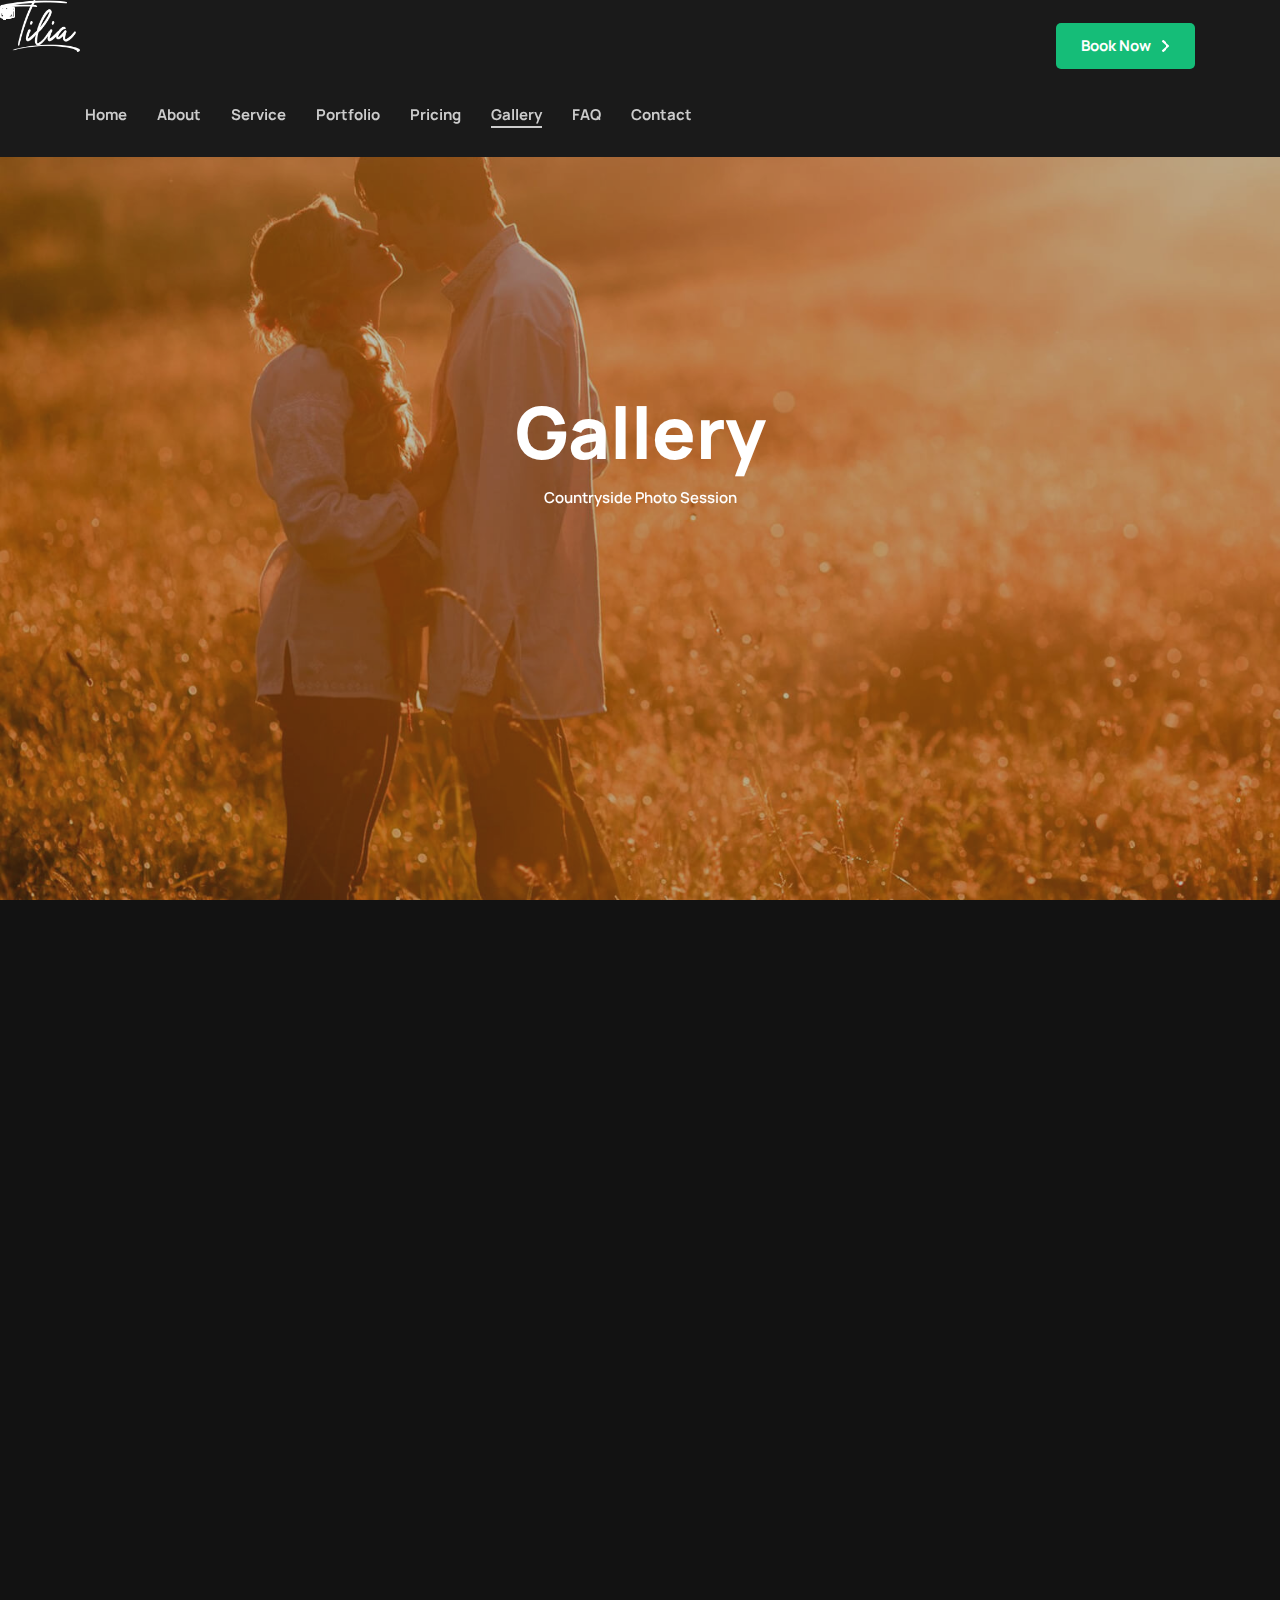
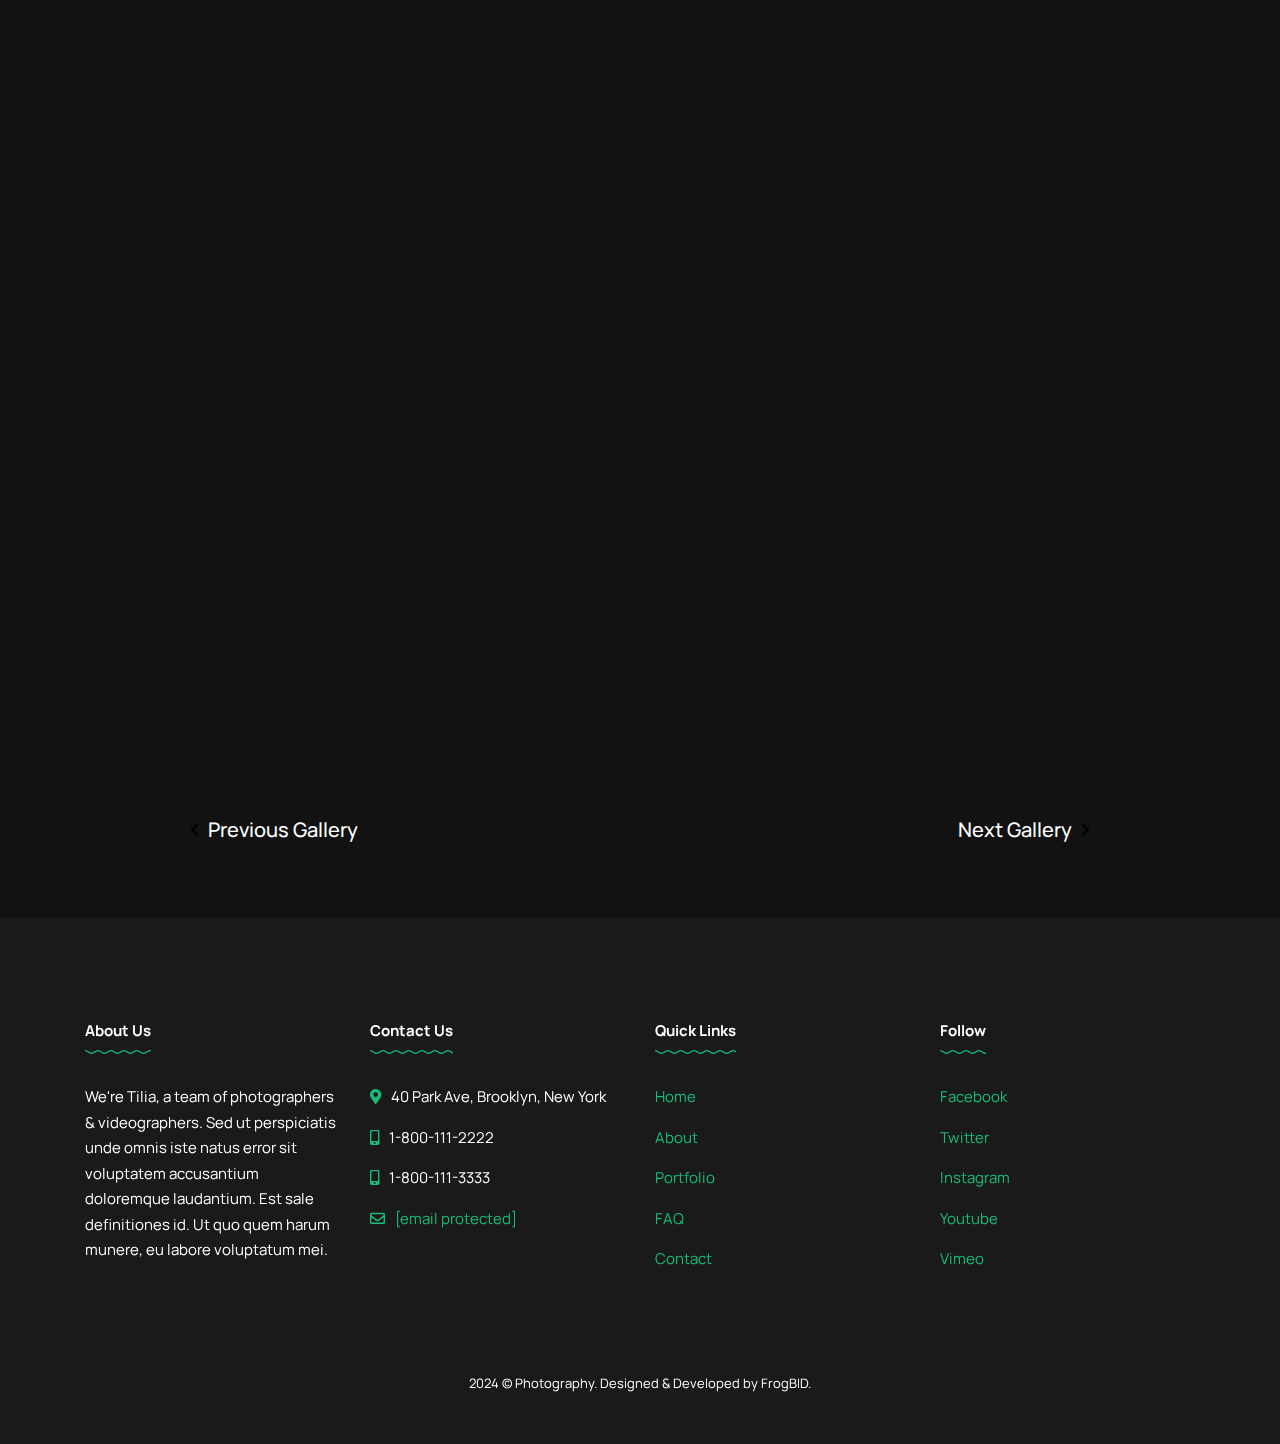
<file: gallery.html>
<!DOCTYPE html>
<html lang="en-US">
<head>
    <meta charset="UTF-8">
    <meta content="width=device-width, initial-scale=1.0" name="viewport">
    <title>Gallery - Photography FrogBID</title>
    <!-- Google Fonts -->
    <link href="https://fonts.googleapis.com/" rel="preconnect">
    <link crossorigin href="https://fonts.gstatic.com/" rel="preconnect">
    <link href="https://fonts.googleapis.com/css2?family=Manrope:wght@400;500;600;700;800&amp;display=swap"
          rel="stylesheet">
    <!-- Bootstrap CSS -->
    <link href='css/bootstrap/css/bootstrap.min.css' id='bootstrap-css' media='all' rel='stylesheet' type='text/css'/>
    <!-- Font Awesome Icons CSS -->
    <link href='css/fontawesome/css/font-awesome.min.css' id='font-awesome' media='all' rel='stylesheet'
          type='text/css'/>
    <!-- Main CSS File -->
    <link href='style.css' id='tilia-style-css' media='all' rel='stylesheet' type='text/css'/>
    <!-- favicons -->
    <link href="images/icons/favicon-32x32.png" rel="icon" sizes="32x32"/>
    <link href="images/icons/favicon-192x192.png" rel="icon" sizes="192x192"/>
    <link href="images/icons/favicon-180x180.png" rel="apple-touch-icon-precomposed"/>
</head>
<body class="home">

<div class="menu-mask">
    <!-- MOBILE MENU HOLDER -->
    <div class="container mobile-menu-holder">
        <div class="row">
            <div class="col-md-12">
                <button class="exit-mobile">
                    <svg id="btn-menu-close" style="enable-background:new 0 0 16 16;" version="1.1"
                         viewBox="0 0 16 16" x="0px" xml:space="preserve"
                         xmlns="http://www.w3.org/2000/svg" y="0px">
								<path d="M15.4,15.3l-0.1,0.1c-0.7,0.7-1.9,0.7-2.6,0L0.6,3.3c-0.7-0.7-0.7-1.9,0-2.6l0.1-0.1c0.7-0.7,1.9-0.7,2.6,0l12.1,12.1
									C16.2,13.4,16.2,14.6,15.4,15.3z"></path>
                        <path d="M0.7,15.4l-0.1-0.1c-0.7-0.7-0.7-1.9,0-2.6L12.7,0.6c0.7-0.7,1.9-0.7,2.6,0l0.1,0.1c0.7,0.7,0.7,1.9,0,2.6L3.3,15.4
									C2.6,16.2,1.4,16.2,0.7,15.4z"></path>
							</svg>
                </button>
            </div>
        </div>
        <div class="row">
            <div class="col-lg-7">
                <!-- MOBILE MENU -->
                <ul class="menu-mobile">
                    <li class="menu-item">
                        <a href="index.html">Home</a>
                    </li>
                    <li class="menu-item">
                        <a href="about.html">About</a>
                    </li>
                    <li class="menu-item">
                        <a href="services.html">Service</a>
                    </li>
                    <li class="menu-item">
                        <a href="portfolio.html">Portfolio</a>
                    </li>
                    <li class="menu-item">
                        <a href="pricing.html">Pricing</a>
                    </li>
                    <li class="menu-item current-menu-item">
                        <a href="gallery.html">Gallery</a>
                    </li>
                    <li class="menu-item">
                        <a href="faq.html">FAQ</a>
                    </li>
                    <li class="menu-item">
                        <a href="contact.html">Contact</a>
                    </li>
                </ul>
                <!-- /MOBILE MENU -->
            </div>
            <!-- /col-lg-7 -->
            <div class="col-lg-5">
                <div class="menu-contact">
                    <div class="mobile-content">
                        <h5 class="widgettitle">Main Office</h5>
                        <div class="mobile-address"> 40 Park Ave, Brooklyn, New York <br> 1-800-111-2222 <br> <a
                                class="__cf_email__" data-cfemail="c0a3afaeb4a1a3b480a5b8a1adb0aca5eea3afad"
                                href="https://matchthemes.com/cdn-cgi/l/email-protection">[email&#160;protected]</a></div>
                        <h5 class="widgettitle">Social</h5>
                        <ul class="social-media">
                            <li><a class="social-facebook" href="#" target="_blank">Facebook</a></li>
                            <li><a class="social-twitter" href="#" target="_blank">Twitter</a></li>
                            <li><a class="social-instagram" href="#" target="_blank">Instagram</a></li>
                            <li><a class="social-email" href="https://matchthemes.com/cdn-cgi/l/email-protection#a281"
                                   target="_blank">Email</a></li>
                        </ul>
                    </div>
                </div>
            </div>
            <!-- /col-lg-5 -->
        </div>
        <!-- /row -->
    </div>
    <!-- /container -->
</div>
<!-- /MOBILE MENU HOLDER -->

<!-- HEADER -->
<header class="main-header header-3">
    <div class="container">
        <div class="top-header top-header-3">
            <div class="logo logo-3 logo-white"><a href="index.html"><img alt="Tilia" class="img-fluid"
                                                                          height="90" src="images/logo-tilia.png" width="139"></a></div>
            <div class="logo logo-3 logo-dark"><a href="index.html"><img alt="Tilia"
                                                                         class="img-fluid" height="90"
                                                                         src="images/logo-dark-tilia.png" width="139"></a></div>
            <div class="btn-header btn-header-1"><a class="read-more" href="#">Book Now</a></div>
            <div class="nav-button-holder nav-button-holder-3">
                <button class="nav-button" type="button">
                    <svg id="btn-menu-open" style="enable-background:new 0 0 16 16;" version="1.1"
                         viewBox="0 0 16 16" x="0px" xml:space="preserve"
                         xmlns="http://www.w3.org/2000/svg" y="0px">
								<g>
									<path d="M2,4L2,4C0.9,4,0,3.1,0,2v0c0-1.1,0.9-2,2-2h0c1.1,0,2,0.9,2,2v0C4,3.1,3.1,4,2,4z"></path>
                                    <path d="M8,4L8,4C6.9,4,6,3.1,6,2v0c0-1.1,0.9-2,2-2h0c1.1,0,2,0.9,2,2v0C10,3.1,9.1,4,8,4z"></path>
                                    <path d="M14,4L14,4c-1.1,0-2-0.9-2-2v0c0-1.1,0.9-2,2-2h0c1.1,0,2,0.9,2,2v0C16,3.1,15.1,4,14,4z"></path>
                                    <path d="M2,10L2,10c-1.1,0-2-0.9-2-2v0c0-1.1,0.9-2,2-2h0c1.1,0,2,0.9,2,2v0C4,9.1,3.1,10,2,10z"></path>
                                    <path d="M8,10L8,10c-1.1,0-2-0.9-2-2v0c0-1.1,0.9-2,2-2h0c1.1,0,2,0.9,2,2v0C10,9.1,9.1,10,8,10z"></path>
                                    <path d="M14,10L14,10c-1.1,0-2-0.9-2-2v0c0-1.1,0.9-2,2-2h0c1.1,0,2,0.9,2,2v0C16,9.1,15.1,10,14,10z"></path>
                                    <path d="M2,16L2,16c-1.1,0-2-0.9-2-2v0c0-1.1,0.9-2,2-2h0c1.1,0,2,0.9,2,2v0C4,15.1,3.1,16,2,16z"></path>
                                    <path d="M8,16L8,16c-1.1,0-2-0.9-2-2v0c0-1.1,0.9-2,2-2h0c1.1,0,2,0.9,2,2v0C10,15.1,9.1,16,8,16z"></path>
                                    <path d="M14,16L14,16c-1.1,0-2-0.9-2-2v0c0-1.1,0.9-2,2-2h0c1.1,0,2,0.9,2,2v0C16,15.1,15.1,16,14,16z"></path>
								</g>
							</svg>
                </button>
            </div>
        </div>
        <div class="header-container">
            <nav class="nav-holder nav-holder-3">
                <ul class="menu-nav">
                    <li class="menu-item">
                        <a href="index.html">Home</a>
                    </li>
                    <li class="menu-item">
                        <a href="about.html">About</a>
                    </li>
                    <li class="menu-item">
                        <a href="services.html">Service</a>
                    </li>
                    <li class="menu-item">
                        <a href="portfolio.html">Portfolio</a>
                    </li>
                    <li class="menu-item">
                        <a href="pricing.html">Pricing</a>
                    </li>
                    <li class="menu-item current-menu-item">
                        <a href="gallery.html">Gallery</a>
                    </li>
                    <li class="menu-item">
                        <a href="faq.html">FAQ</a>
                    </li>
                    <li class="menu-item">
                        <a href="contact.html">Contact</a>
                    </li>
                </ul>
            </nav>
            <div class="header-social header-social-3">
                <ul class="social-media">
                    <li><a class="social-facebook" href="#" target="_blank"><i class="fab fa-facebook-f"></i></a></li>
                    <li><a class="social-twitter" href="#" target="_blank"><i class="fab fa-twitter"></i></a></li>
                    <li><a class="social-instagram" href="#" target="_blank"><i class="fab fa-instagram"></i></a></li>
                    <li><a class="social-email" href="#" target="_blank"><i class="far fa-envelope"></i></a></li>
                </ul>
            </div>
        </div>
    </div>
</header>
<!-- /HEADER -->

<!-- TOP HEADER IMAGE -->
<div class="top-single-bkg top-single-gallery">
    <div class="topsingleimg"><img alt="" height="1080" src="images/pages/img-about.jpg" width="1920"></div>
    <div class="inner-desc">
        <div class="container">
            <h1 class="display-2 single-post-title">Gallery</h1>
            <span class="post-subtitle">Countryside Photo Session</span>
        </div>
    </div>
</div>
<!-- /TOP HEADER IMAGE -->

<!-- WRAP CONTENT -->
<div class="gallery-container">
    <div class="container">
        <div class="row">
            <div class="col-lg-12">
                <div class="portfolio-grid gallery-holder-grid gallery-justify">

                    <div class="item-justify gallery-post"><a class="lightbox"
                                                              href="images/portfolio/gal-justify/gal-justify-01.jpg" title=""> <img alt=""
                                                                                              class="img-fluid"
                                                                                              height="500"
                                                                                              loading="lazy" src="images/portfolio/gal-justify/gal-justify-01.jpg"
                                                                                              title="" width="700">
                    </a></div>
                    <!-- /item-portfolio -->

                    <div class="item-justify gallery-post"><a class="lightbox"
                                                              href="images/portfolio/gal-justify/gal-justify-02.jpg" title=""> <img alt=""
                                                                                              class="img-fluid"
                                                                                              height="500"
                                                                                              loading="lazy" src="images/portfolio/gal-justify/gal-justify-02.jpg"
                                                                                              title="" width="375">
                    </a></div>
                    <!-- /item-portfolio -->

                    <div class="item-justify gallery-post"><a class="lightbox"
                                                              href="images/portfolio/gal-justify/gal-justify-03.jpg" title=""> <img alt=""
                                                                                              class="img-fluid"
                                                                                              height="500"
                                                                                              loading="lazy" src="images/portfolio/gal-justify/gal-justify-03.jpg"
                                                                                              title="" width="750">
                    </a></div>
                    <!-- /item-portfolio -->

                    <div class="item-justify gallery-post"><a class="lightbox"
                                                              href="images/portfolio/gal-justify/gal-justify-04.jpg" title=""> <img alt=""
                                                                                              class="img-fluid"
                                                                                              height="500"
                                                                                              loading="lazy" src="images/portfolio/gal-justify/gal-justify-04.jpg"
                                                                                              title="" width="750">
                    </a></div>
                    <!-- /item-portfolio -->

                    <div class="item-justify gallery-post"><a class="lightbox"
                                                              href="images/portfolio/gal-justify/gal-justify-05.jpg" title=""> <img alt=""
                                                                                              class="img-fluid"
                                                                                              height="500"
                                                                                              loading="lazy" src="images/portfolio/gal-justify/gal-justify-05.jpg"
                                                                                              title="" width="750">
                    </a></div>
                    <!-- /item-portfolio -->

                    <div class="item-justify gallery-post"><a class="lightbox"
                                                              href="images/portfolio/gal-justify/gal-justify-06.jpg" title=""> <img alt=""
                                                                                              class="img-fluid"
                                                                                              height="500"
                                                                                              loading="lazy" src="images/portfolio/gal-justify/gal-justify-06.jpg"
                                                                                              title="" width="700">
                    </a></div>
                    <!-- /item-portfolio -->

                    <div class="item-justify gallery-post"><a class="lightbox"
                                                              href="images/portfolio/gal-justify/gal-justify-07.jpg" title=""> <img alt=""
                                                                                              class="img-fluid"
                                                                                              height="500"
                                                                                              loading="lazy" src="images/portfolio/gal-justify/gal-justify-07.jpg"
                                                                                              title="" width="700">
                    </a></div>
                    <!-- /item-portfolio -->

                    <div class="item-justify gallery-post"><a class="lightbox"
                                                              href="images/portfolio/gal-justify/gal-justify-08.jpg" title=""> <img alt=""
                                                                                              class="img-fluid"
                                                                                              height="500"
                                                                                              loading="lazy" src="images/portfolio/gal-justify/gal-justify-08.jpg"
                                                                                              title="" width="375">
                    </a></div>
                    <!-- /item-portfolio -->


                </div>
                <!-- /portfolio-masonry -->
            </div>
            <!-- /col-lg-12 -->
        </div>
        <!-- /row -->
    </div>
    <!-- /container -->
</div>
<!-- /gallery-container -->
<div class="container prev-next-gallery">
    <div class="row meta-nav-holder port-meta-nav">
        <div class="col-md-6 meta-nav meta-nav-left">
            <div class="pn-holder">
                <div class="pn-img"><a href="#"> <img alt="Prev Gallery" class="img-fluid"
                                                      src="images/portfolio/gal-grid/gal-grid-01.jpg"> </a></div>
                <div class="pn-desc">
                    <div class="prev-next-title">
                        <a href="#">
                            <svg style="enable-background:new 0 0 320 512;" viewBox="0 0 320 512"
                                 xml:space="preserve" xmlns="http://www.w3.org/2000/svg">
											<path class=""
                                                  d="M285.476 272.971L91.132 467.314c-9.373 9.373-24.569 9.373-33.941 0l-22.667-22.667c-9.357-9.357-9.375-24.522-.04-33.901L188.505 256 34.484 101.255c-9.335-9.379-9.317-24.544.04-33.901l22.667-22.667c9.373-9.373 24.569-9.373 33.941 0L285.475 239.03c9.373 9.372 9.373 24.568.001 33.941z"></path>
										</svg>
                            Previous Gallery
                        </a>
                    </div>
                </div>
            </div>
        </div>
        <div class="col-md-6 meta-nav meta-nav-right">
            <div class="pn-holder">
                <div class="pn-desc">
                    <div class="prev-next-title">
                        <a href="#">
                            Next Gallery
                            <svg style="enable-background:new 0 0 320 512;" viewBox="0 0 320 512"
                                 xml:space="preserve" xmlns="http://www.w3.org/2000/svg">
											<path class=""
                                                  d="M285.476 272.971L91.132 467.314c-9.373 9.373-24.569 9.373-33.941 0l-22.667-22.667c-9.357-9.357-9.375-24.522-.04-33.901L188.505 256 34.484 101.255c-9.335-9.379-9.317-24.544.04-33.901l22.667-22.667c9.373-9.373 24.569-9.373 33.941 0L285.475 239.03c9.373 9.372 9.373 24.568.001 33.941z"></path>
										</svg>
                        </a>
                    </div>
                </div>
                <div class="pn-img"><a href="#"> <img alt="Next Gallery" class="img-fluid"
                                                      src="images/portfolio/gal-grid/gal-grid-03.jpg"> </a></div>
            </div>
        </div>
    </div>
</div>
<!-- /prev-next-gallery -->

<!-- /WRAP CONTENT -->
<!-- FOOTER -->
<footer class="mt-5">
    <div class="container">
        <div class="footer-widgets">
            <div class="row">
                <div class="col-lg-3 col-sm-6">
                    <div class="foo-block">
                        <div class="widget_text widget widget-footer">
                            <h5 class="widgettitle">About Us</h5>
                            <div class="textwidget">
                                <p>We're Tilia, a team of photographers & videographers. Sed ut perspiciatis unde omnis
                                    iste natus error sit voluptatem accusantium doloremque laudantium. Est sale
                                    definitiones id. Ut quo quem harum munere, eu labore voluptatum mei.</p>
                            </div>
                        </div>
                    </div>
                </div>
                <!-- /col-lg-3 -->
                <div class="col-lg-3 col-sm-6">
                    <div class="foo-block">
                        <div class="widget_text widget widget-footer">
                            <h5 class="widgettitle">Contact Us</h5>
                            <ul class="footer-contact">
                                <li><i class="fas fa-map-marker-alt"></i><span>40 Park Ave, Brooklyn, New York</span>
                                </li>
                                <li><i class="fas fa-mobile-alt"></i><span>1-800-111-2222</span></li>
                                <li><i class="fas fa-mobile-alt"></i><span>1-800-111-3333</span></li>
                                <li><i class="far fa-envelope"></i><span><a
                                        class="__cf_email__" data-cfemail="40232f2e34212334002538212d302c256e232f2d"
                                        href="#">[email&#160;protected]</a></span>
                                </li>
                            </ul>
                        </div>
                    </div>
                </div>
                <!-- /col-lg-3 -->
                <div class="col-lg-3 col-sm-6">
                    <div class="foo-block">
                        <div class="widget_text widget widget-footer">
                            <h5 class="widgettitle">Quick Links</h5>
                            <ul>
                                <li><a href="index.html">Home</a></li>
                                <li><a href="about.html">About</a></li>
                                <li><a href="portfolio.html">Portfolio</a></li>
                                <li><a href="faq.html">FAQ</a></li>
                                <li><a href="contact.html">Contact</a></li>
                            </ul>
                        </div>
                    </div>
                </div>
                <div class="col-lg-3 col-sm-6">
                    <div class="foo-block foo-last">
                        <div class="widget widget-footer">
                            <h5 class="widgettitle">Follow</h5>
                            <ul>
                                <li><a href="#">Facebook</a></li>
                                <li><a href="#">Twitter</a></li>
                                <li><a href="#">Instagram</a></li>
                                <li><a href="#">Youtube</a></li>
                                <li><a href="#">Vimeo</a></li>
                            </ul>
                        </div>
                    </div>
                </div>
            </div>
        </div>
        <div class="copyright">
            <div class="footer-copy"><span class="footer-year">2024</span> &copy; Photography. Designed & Developed by FrogBID.</div>
        </div>
    </div>
</footer>
<!-- /FOOTER -->

<div class="scrollup">
    <a class="scrolltop" href="#">
        <i class="fa fa-chevron-up"></i>
    </a>
</div>
<!-- JS -->
<script src='js/jquery.js'></script>
<script src='js/jquery-migrate.min.js'></script>
<script src='css/bootstrap/js/popper.min.js'></script>
<script src='css/bootstrap/js/bootstrap.min.js'></script>
<script src='js/jquery.easing.min.js'></script>
<script src='js/swiper.js'></script>
<script src='js/isotope.js'></script>
<script src='js/simple-lightbox.js'></script>
<!-- MAIN JS -->
<script src='js/init.js'></script>
</body>
</html>
</file>
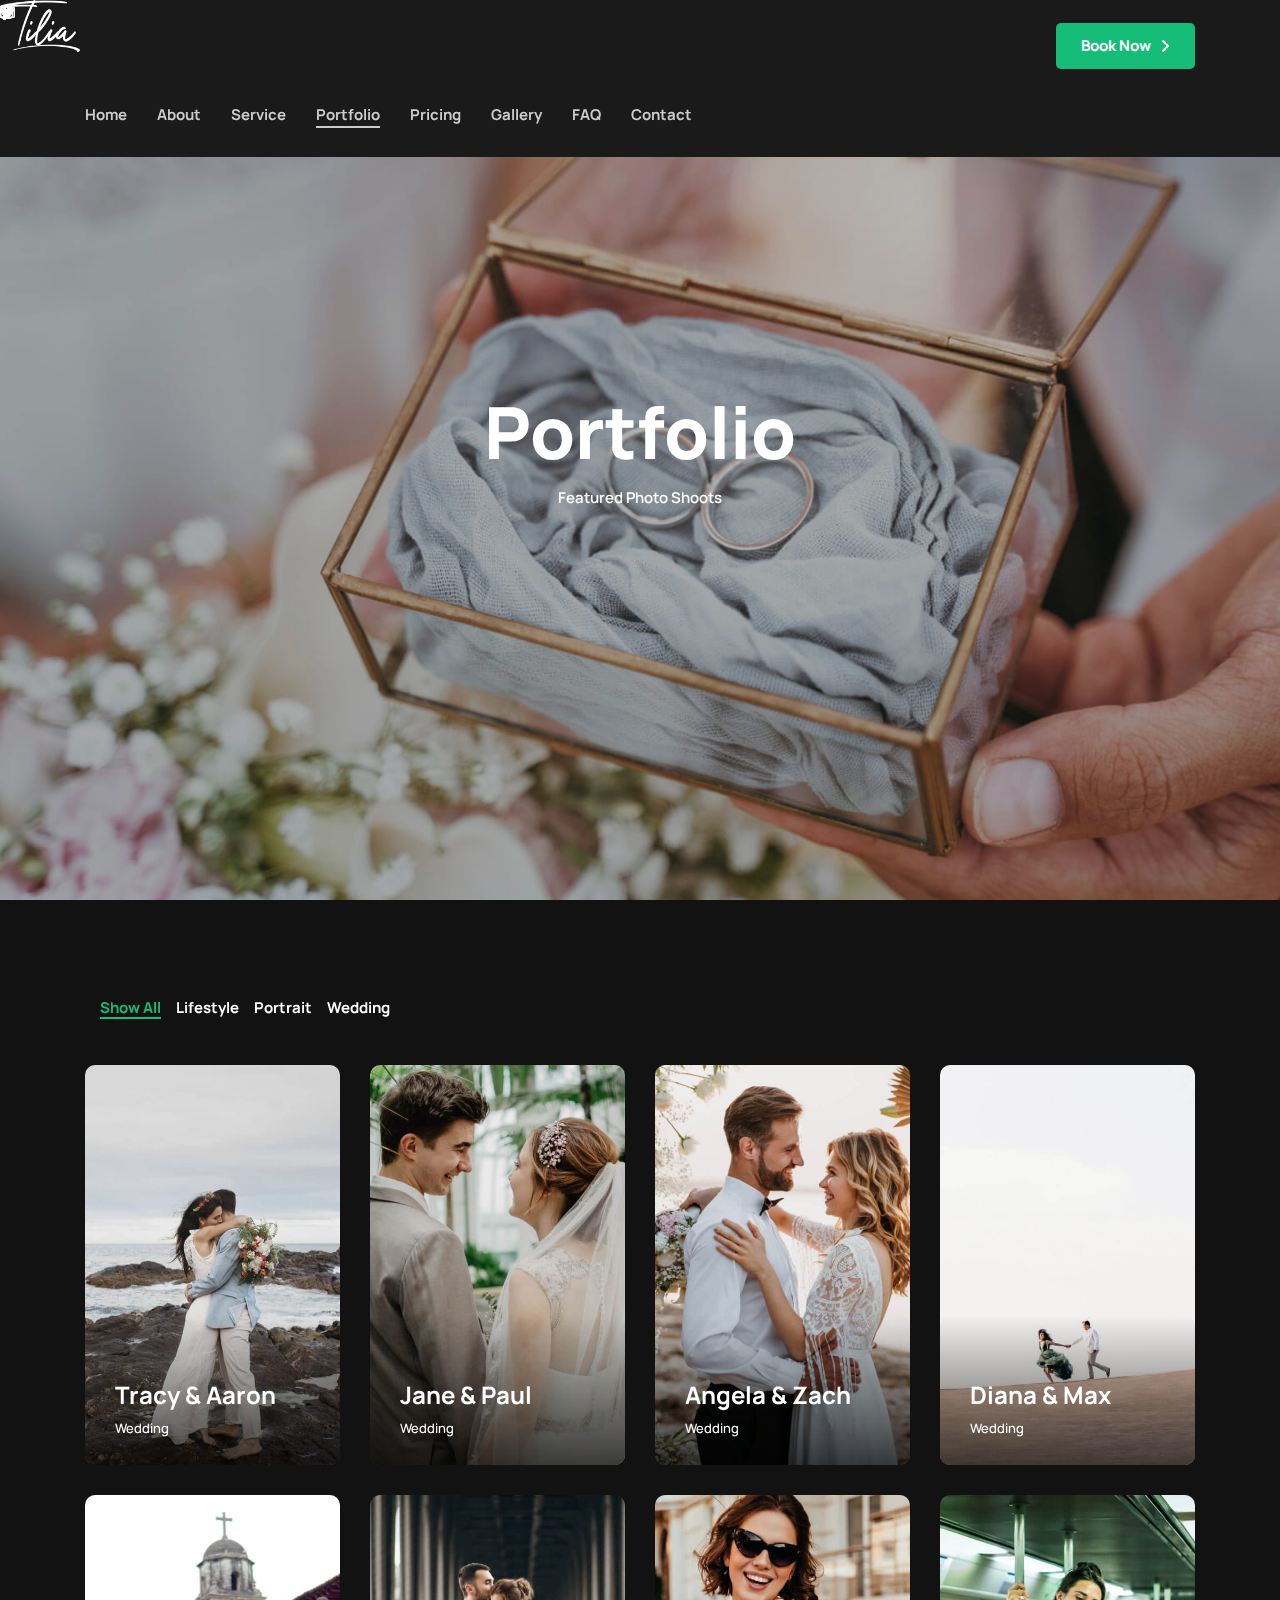
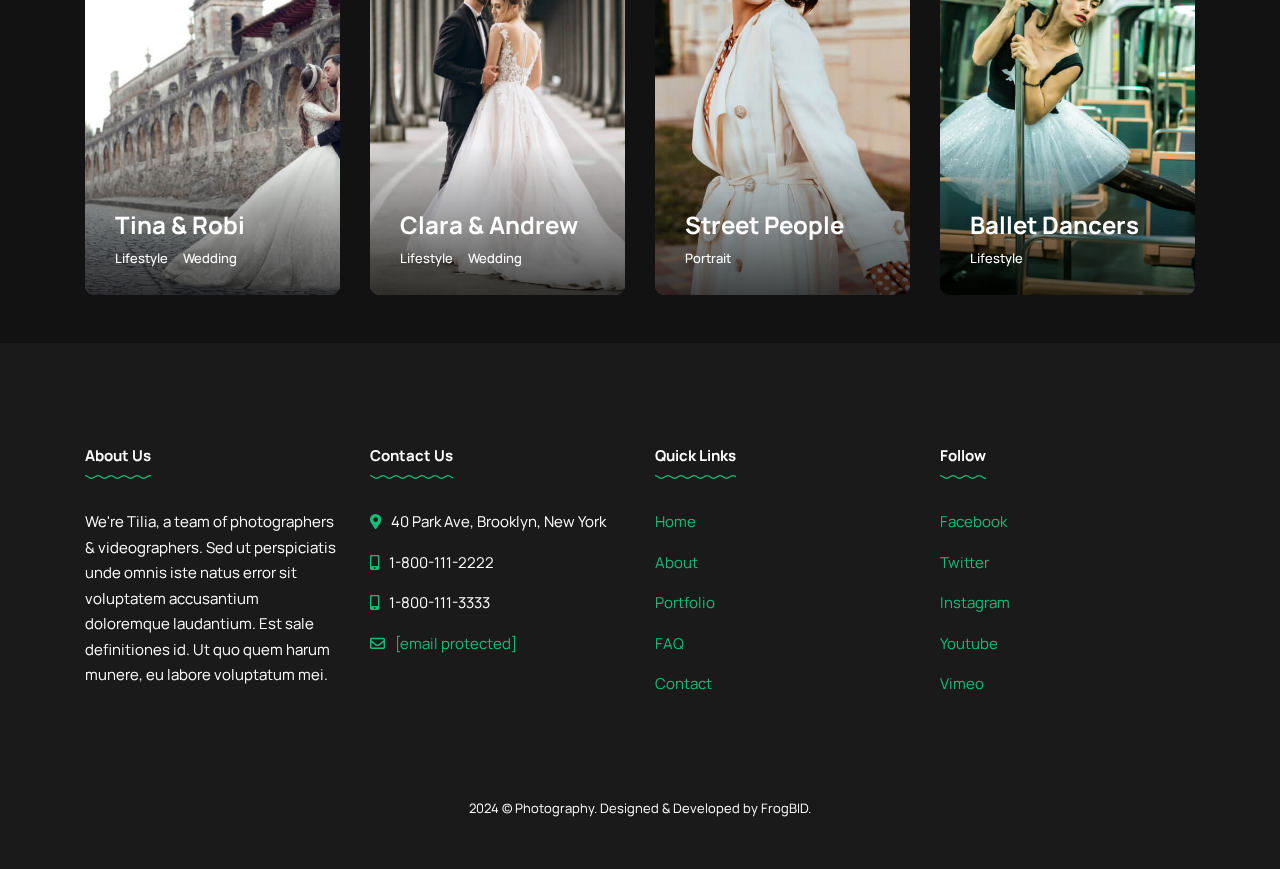
<file: portfolio.html>
<!DOCTYPE html>
<html lang="en-US">
<head>
    <meta charset="UTF-8">
    <meta content="width=device-width, initial-scale=1.0" name="viewport">
    <title>Portfolio - Photography FrogBID</title>
    <!-- Google Fonts -->
    <link href="https://fonts.googleapis.com/" rel="preconnect">
    <link crossorigin href="https://fonts.gstatic.com/" rel="preconnect">
    <link href="https://fonts.googleapis.com/css2?family=Manrope:wght@400;500;600;700;800&amp;display=swap"
          rel="stylesheet">
    <!-- Bootstrap CSS -->
    <link href='css/bootstrap/css/bootstrap.min.css' id='bootstrap-css' media='all' rel='stylesheet' type='text/css'/>
    <!-- Font Awesome Icons CSS -->
    <link href='css/fontawesome/css/font-awesome.min.css' id='font-awesome' media='all' rel='stylesheet'
          type='text/css'/>
    <!-- Main CSS File -->
    <link href='style.css' id='tilia-style-css' media='all' rel='stylesheet' type='text/css'/>
    <!-- favicons -->
    <link href="images/icons/favicon-32x32.png" rel="icon" sizes="32x32"/>
    <link href="images/icons/favicon-192x192.png" rel="icon" sizes="192x192"/>
    <link href="images/icons/favicon-180x180.png" rel="apple-touch-icon-precomposed"/>
</head>
<body class="home">

<div class="menu-mask">
    <!-- MOBILE MENU HOLDER -->
    <div class="container mobile-menu-holder">
        <div class="row">
            <div class="col-md-12">
                <button class="exit-mobile">
                    <svg id="btn-menu-close" style="enable-background:new 0 0 16 16;" version="1.1"
                         viewBox="0 0 16 16" x="0px" xml:space="preserve"
                         xmlns="http://www.w3.org/2000/svg" y="0px">
								<path d="M15.4,15.3l-0.1,0.1c-0.7,0.7-1.9,0.7-2.6,0L0.6,3.3c-0.7-0.7-0.7-1.9,0-2.6l0.1-0.1c0.7-0.7,1.9-0.7,2.6,0l12.1,12.1
									C16.2,13.4,16.2,14.6,15.4,15.3z"></path>
                        <path d="M0.7,15.4l-0.1-0.1c-0.7-0.7-0.7-1.9,0-2.6L12.7,0.6c0.7-0.7,1.9-0.7,2.6,0l0.1,0.1c0.7,0.7,0.7,1.9,0,2.6L3.3,15.4
									C2.6,16.2,1.4,16.2,0.7,15.4z"></path>
							</svg>
                </button>
            </div>
        </div>
        <div class="row">
            <div class="col-lg-7">
                <!-- MOBILE MENU -->
                <ul class="menu-mobile">
                    <li class="menu-item">
                        <a href="index.html">Home</a>
                    </li>
                    <li class="menu-item">
                        <a href="about.html">About</a>
                    </li>
                    <li class="menu-item">
                        <a href="services.html">Service</a>
                    </li>
                    <li class="menu-item current-menu-item">
                        <a href="portfolio.html">Portfolio</a>
                    </li>
                    <li class="menu-item">
                        <a href="pricing.html">Pricing</a>
                    </li>
                    <li class="menu-item">
                        <a href="gallery.html">Gallery</a>
                    </li>
                    <li class="menu-item">
                        <a href="faq.html">FAQ</a>
                    </li>
                    <li class="menu-item">
                        <a href="contact.html">Contact</a>
                    </li>
                </ul>
                <!-- /MOBILE MENU -->
            </div>
            <!-- /col-lg-7 -->
            <div class="col-lg-5">
                <div class="menu-contact">
                    <div class="mobile-content">
                        <h5 class="widgettitle">Main Office</h5>
                        <div class="mobile-address"> 40 Park Ave, Brooklyn, New York <br> 1-800-111-2222 <br> <a
                                class="__cf_email__" data-cfemail="c0a3afaeb4a1a3b480a5b8a1adb0aca5eea3afad"
                                href="https://matchthemes.com/cdn-cgi/l/email-protection">[email&#160;protected]</a></div>
                        <h5 class="widgettitle">Social</h5>
                        <ul class="social-media">
                            <li><a class="social-facebook" href="#" target="_blank">Facebook</a></li>
                            <li><a class="social-twitter" href="#" target="_blank">Twitter</a></li>
                            <li><a class="social-instagram" href="#" target="_blank">Instagram</a></li>
                            <li><a class="social-email" href="https://matchthemes.com/cdn-cgi/l/email-protection#a281"
                                   target="_blank">Email</a></li>
                        </ul>
                    </div>
                </div>
            </div>
            <!-- /col-lg-5 -->
        </div>
        <!-- /row -->
    </div>
    <!-- /container -->
</div>
<!-- /MOBILE MENU HOLDER -->

<!-- HEADER -->
<header class="main-header header-3">
    <div class="container">
        <div class="top-header top-header-3">
            <div class="logo logo-3 logo-white"><a href="index.html"><img alt="Tilia" class="img-fluid"
                                                                          height="90" src="images/logo-tilia.png" width="139"></a></div>
            <div class="logo logo-3 logo-dark"><a href="index.html"><img alt="Tilia"
                                                                         class="img-fluid" height="90"
                                                                         src="images/logo-dark-tilia.png" width="139"></a></div>
            <div class="btn-header btn-header-1"><a class="read-more" href="#">Book Now</a></div>
            <div class="nav-button-holder nav-button-holder-3">
                <button class="nav-button" type="button">
                    <svg id="btn-menu-open" style="enable-background:new 0 0 16 16;" version="1.1"
                         viewBox="0 0 16 16" x="0px" xml:space="preserve"
                         xmlns="http://www.w3.org/2000/svg" y="0px">
								<g>
									<path d="M2,4L2,4C0.9,4,0,3.1,0,2v0c0-1.1,0.9-2,2-2h0c1.1,0,2,0.9,2,2v0C4,3.1,3.1,4,2,4z"></path>
                                    <path d="M8,4L8,4C6.9,4,6,3.1,6,2v0c0-1.1,0.9-2,2-2h0c1.1,0,2,0.9,2,2v0C10,3.1,9.1,4,8,4z"></path>
                                    <path d="M14,4L14,4c-1.1,0-2-0.9-2-2v0c0-1.1,0.9-2,2-2h0c1.1,0,2,0.9,2,2v0C16,3.1,15.1,4,14,4z"></path>
                                    <path d="M2,10L2,10c-1.1,0-2-0.9-2-2v0c0-1.1,0.9-2,2-2h0c1.1,0,2,0.9,2,2v0C4,9.1,3.1,10,2,10z"></path>
                                    <path d="M8,10L8,10c-1.1,0-2-0.9-2-2v0c0-1.1,0.9-2,2-2h0c1.1,0,2,0.9,2,2v0C10,9.1,9.1,10,8,10z"></path>
                                    <path d="M14,10L14,10c-1.1,0-2-0.9-2-2v0c0-1.1,0.9-2,2-2h0c1.1,0,2,0.9,2,2v0C16,9.1,15.1,10,14,10z"></path>
                                    <path d="M2,16L2,16c-1.1,0-2-0.9-2-2v0c0-1.1,0.9-2,2-2h0c1.1,0,2,0.9,2,2v0C4,15.1,3.1,16,2,16z"></path>
                                    <path d="M8,16L8,16c-1.1,0-2-0.9-2-2v0c0-1.1,0.9-2,2-2h0c1.1,0,2,0.9,2,2v0C10,15.1,9.1,16,8,16z"></path>
                                    <path d="M14,16L14,16c-1.1,0-2-0.9-2-2v0c0-1.1,0.9-2,2-2h0c1.1,0,2,0.9,2,2v0C16,15.1,15.1,16,14,16z"></path>
								</g>
							</svg>
                </button>
            </div>
        </div>
        <div class="header-container">
            <nav class="nav-holder nav-holder-3">
                <ul class="menu-nav">
                    <li class="menu-item">
                        <a href="index.html">Home</a>
                    </li>
                    <li class="menu-item">
                        <a href="about.html">About</a>
                    </li>
                    <li class="menu-item">
                        <a href="services.html">Service</a>
                    </li>
                    <li class="menu-item current-menu-item">
                        <a href="portfolio.html">Portfolio</a>
                    </li>
                    <li class="menu-item">
                        <a href="pricing.html">Pricing</a>
                    </li>
                    <li class="menu-item">
                        <a href="gallery.html">Gallery</a>
                    </li>
                    <li class="menu-item">
                        <a href="faq.html">FAQ</a>
                    </li>
                    <li class="menu-item">
                        <a href="contact.html">Contact</a>
                    </li>
                </ul>
            </nav>
            <div class="header-social header-social-3">
                <ul class="social-media">
                    <li><a class="social-facebook" href="#" target="_blank"><i class="fab fa-facebook-f"></i></a></li>
                    <li><a class="social-twitter" href="#" target="_blank"><i class="fab fa-twitter"></i></a></li>
                    <li><a class="social-instagram" href="#" target="_blank"><i class="fab fa-instagram"></i></a></li>
                    <li><a class="social-email" href="#" target="_blank"><i class="far fa-envelope"></i></a></li>
                </ul>
            </div>
        </div>
    </div>
</header>
<!-- /HEADER -->

<!-- TOP HEADER IMAGE -->
<div class="top-single-bkg top-single-gallery">
    <div class="topsingleimg"><img alt="" height="1080" src="images/pages/img-pricing.jpg" width="1920"></div>
    <div class="inner-desc">
        <div class="container">
            <h1 class="display-2 single-post-title">Portfolio</h1>
            <span class="post-subtitle">Featured Photo Shoots</span>
        </div>
    </div>
</div>
<!-- /TOP HEADER IMAGE -->

<!-- WRAP CONTENT -->
<div class="page-content page-holder custom-page-template clearfix" id="wrap-content">
    <div class="container">
        <div class="row">
            <div class="col-lg-12">
                <ul class="portfolio-filter">
                    <li><a class="view-more current" data-filter="*" href="#">Show All</a></li>
                    <li class="lifestyle"><a class="view-more" data-filter=".lifestyle" href="#">Lifestyle</a></li>
                    <li class="portrait"><a class="view-more" data-filter=".portrait" href="#">Portrait</a></li>
                    <li class="wedding"><a class="view-more" data-filter=".wedding" href="#">Wedding</a></li>
                </ul>
                <div class="portfolio-grid-container portfolio-grid-container-v2">
                    <div class="portfolio-grid portfolio-grid-v2 portfolio-layout-masonry">
                        <div class="item-portfolio item-portfolio-v2 item-4cols wedding">
                            <div class="item-portfolio-holder-v2">
                                <div class="post-image item-grid-image-v2"><img alt=" "
                                                                                class="img-grid-v2"
                                                                                height="750" loading="lazy" src="images/portfolio/featured-images/gal-1-grid.jpg"
                                                                                width="750"> <a
                                        href="#"> </a></div>
                                <div class="item-text-holder-v2">
                                    <h2 class="item-title display-6"><a href="#">Tracy &amp;
                                        Aaron</a></h2>
                                    <ul class="portfolio-categ portfolio-categ-v2">
                                        <li><a href="#">Wedding</a></li>
                                    </ul>
                                </div>
                            </div>
                        </div>
                        <!-- /item-portfolio -->
                        <div class="item-portfolio item-portfolio-v2 item-4cols wedding">
                            <div class="item-portfolio-holder-v2">
                                <div class="post-image item-grid-image-v2"><img alt=" "
                                                                                class="img-grid-v2"
                                                                                height="750" loading="lazy" src="images/portfolio/featured-images/gal-2-grid.jpg"
                                                                                width="750"> <a
                                        href="#"> </a></div>
                                <div class="item-text-holder-v2">
                                    <h2 class="item-title display-6"><a href="#">Jane &amp;
                                        Paul</a></h2>
                                    <ul class="portfolio-categ portfolio-categ-v2">
                                        <li><a href="#">Wedding</a></li>
                                    </ul>
                                </div>
                            </div>
                        </div>
                        <!-- /item-portfolio -->
                        <div class="item-portfolio item-portfolio-v2 item-4cols wedding">
                            <div class="item-portfolio-holder-v2">
                                <div class="post-image item-grid-image-v2"><img alt=" "
                                                                                class="img-grid-v2"
                                                                                height="750" loading="lazy" src="images/portfolio/featured-images/gal-3-grid.jpg"
                                                                                width="750"> <a
                                        href="#"> </a></div>
                                <div class="item-text-holder-v2">
                                    <h2 class="item-title display-6"><a href="#">Angela &amp;
                                        Zach</a></h2>
                                    <ul class="portfolio-categ portfolio-categ-v2">
                                        <li><a href="#">Wedding</a></li>
                                    </ul>
                                </div>
                            </div>
                        </div>
                        <!-- /item-portfolio -->
                        <div class="item-portfolio item-portfolio-v2 item-4cols wedding">
                            <div class="item-portfolio-holder-v2">
                                <div class="post-image item-grid-image-v2"><img alt=" "
                                                                                class="img-grid-v2"
                                                                                height="750" loading="lazy" src="images/portfolio/featured-images/gal-4-grid.jpg"
                                                                                width="750"> <a
                                        href="#"> </a></div>
                                <div class="item-text-holder-v2">
                                    <h2 class="item-title display-6"><a href="#">Diana &amp;
                                        Max</a></h2>
                                    <ul class="portfolio-categ portfolio-categ-v2">
                                        <li><a href="#">Wedding</a></li>
                                    </ul>
                                </div>
                            </div>
                        </div>
                        <!-- /item-portfolio -->
                        <div class="item-portfolio item-portfolio-v2 item-4cols lifestyle wedding">
                            <div class="item-portfolio-holder-v2">
                                <div class="post-image item-grid-image-v2"><img alt=" "
                                                                                class="img-grid-v2"
                                                                                height="750" loading="lazy" src="images/portfolio/featured-images/gal-5-grid.jpg"
                                                                                width="750"> <a
                                        href="#"> </a></div>
                                <div class="item-text-holder-v2">
                                    <h2 class="item-title display-6"><a href="#">Tina &amp;
                                        Robi</a></h2>
                                    <ul class="portfolio-categ portfolio-categ-v2">
                                        <li><a href="#">Lifestyle</a></li>
                                        <li><a href="#">Wedding</a></li>
                                    </ul>
                                </div>
                            </div>
                        </div>
                        <!-- /item-portfolio -->
                        <div class="item-portfolio item-portfolio-v2 item-4cols lifestyle wedding">
                            <div class="item-portfolio-holder-v2">
                                <div class="post-image item-grid-image-v2"><img alt=" "
                                                                                class="img-grid-v2"
                                                                                height="750" loading="lazy" src="images/portfolio/featured-images/gal-6-grid.jpg"
                                                                                width="750"> <a
                                        href="#"> </a></div>
                                <div class="item-text-holder-v2">
                                    <h2 class="item-title display-6"><a href="#">Clara &amp;
                                        Andrew</a></h2>
                                    <ul class="portfolio-categ portfolio-categ-v2">
                                        <li><a href="#">Lifestyle</a></li>
                                        <li><a href="#">Wedding</a></li>
                                    </ul>
                                </div>
                            </div>
                        </div>
                        <!-- /item-portfolio -->
                        <div class="item-portfolio item-portfolio-v2 item-4cols portrait">
                            <div class="item-portfolio-holder-v2">
                                <div class="post-image item-grid-image-v2"><img alt=" "
                                                                                class="img-grid-v2"
                                                                                height="750" loading="lazy" src="images/portfolio/featured-images/gal-7-grid.jpg"
                                                                                width="750"> <a
                                        href="#"> </a></div>
                                <div class="item-text-holder-v2">
                                    <h2 class="item-title display-6"><a href="#">Street
                                        People</a></h2>
                                    <ul class="portfolio-categ portfolio-categ-v2">
                                        <li><a href="#">Portrait</a></li>
                                    </ul>
                                </div>
                            </div>
                        </div>
                        <!-- /item-portfolio -->
                        <div class="item-portfolio item-portfolio-v2 item-4cols lifestyle">
                            <div class="item-portfolio-holder-v2">
                                <div class="post-image item-grid-image-v2"><img alt=" "
                                                                                class="img-grid-v2"
                                                                                height="750" loading="lazy" src="images/portfolio/featured-images/gal-8-grid.jpg"
                                                                                width="750"> <a
                                        href="#"> </a></div>
                                <div class="item-text-holder-v2">
                                    <h2 class="item-title display-6"><a href="#">Ballet
                                        Dancers</a></h2>
                                    <ul class="portfolio-categ portfolio-categ-v2">
                                        <li><a href="#">Lifestyle</a></li>
                                    </ul>
                                </div>
                            </div>
                        </div>
                        <!-- /item-portfolio -->
                    </div>
                    <!-- /portfolio-grid -->
                </div>
                <!-- /portfolio-grid-container -->
            </div>
            <!-- /col-lg-12 -->
        </div>
        <!-- /row -->
    </div>
    <!-- /container -->
</div>
<!-- /WRAP CONTENT -->

<!-- FOOTER -->
<footer class="mt-5">
    <div class="container">
        <div class="footer-widgets">
            <div class="row">
                <div class="col-lg-3 col-sm-6">
                    <div class="foo-block">
                        <div class="widget_text widget widget-footer">
                            <h5 class="widgettitle">About Us</h5>
                            <div class="textwidget">
                                <p>We're Tilia, a team of photographers & videographers. Sed ut perspiciatis unde omnis
                                    iste natus error sit voluptatem accusantium doloremque laudantium. Est sale
                                    definitiones id. Ut quo quem harum munere, eu labore voluptatum mei.</p>
                            </div>
                        </div>
                    </div>
                </div>
                <!-- /col-lg-3 -->
                <div class="col-lg-3 col-sm-6">
                    <div class="foo-block">
                        <div class="widget_text widget widget-footer">
                            <h5 class="widgettitle">Contact Us</h5>
                            <ul class="footer-contact">
                                <li><i class="fas fa-map-marker-alt"></i><span>40 Park Ave, Brooklyn, New York</span>
                                </li>
                                <li><i class="fas fa-mobile-alt"></i><span>1-800-111-2222</span></li>
                                <li><i class="fas fa-mobile-alt"></i><span>1-800-111-3333</span></li>
                                <li><i class="far fa-envelope"></i><span><a
                                        class="__cf_email__" data-cfemail="40232f2e34212334002538212d302c256e232f2d"
                                        href="#">[email&#160;protected]</a></span>
                                </li>
                            </ul>
                        </div>
                    </div>
                </div>
                <!-- /col-lg-3 -->
                <div class="col-lg-3 col-sm-6">
                    <div class="foo-block">
                        <div class="widget_text widget widget-footer">
                            <h5 class="widgettitle">Quick Links</h5>
                            <ul>
                                <li><a href="index.html">Home</a></li>
                                <li><a href="about.html">About</a></li>
                                <li><a href="portfolio.html">Portfolio</a></li>
                                <li><a href="faq.html">FAQ</a></li>
                                <li><a href="contact.html">Contact</a></li>
                            </ul>
                        </div>
                    </div>
                </div>
                <div class="col-lg-3 col-sm-6">
                    <div class="foo-block foo-last">
                        <div class="widget widget-footer">
                            <h5 class="widgettitle">Follow</h5>
                            <ul>
                                <li><a href="#">Facebook</a></li>
                                <li><a href="#">Twitter</a></li>
                                <li><a href="#">Instagram</a></li>
                                <li><a href="#">Youtube</a></li>
                                <li><a href="#">Vimeo</a></li>
                            </ul>
                        </div>
                    </div>
                </div>
            </div>
        </div>
        <div class="copyright">
            <div class="footer-copy"><span class="footer-year">2024</span> &copy; Photography. Designed & Developed by FrogBID.</div>
        </div>
    </div>
</footer>
<!-- /FOOTER -->

<div class="scrollup">
    <a class="scrolltop" href="#">
        <i class="fa fa-chevron-up"></i>
    </a>
</div>
<!-- JS -->
<script src='js/jquery.js'></script>
<script src='js/jquery-migrate.min.js'></script>
<script src='css/bootstrap/js/popper.min.js'></script>
<script src='css/bootstrap/js/bootstrap.min.js'></script>
<script src='js/jquery.easing.min.js'></script>
<script src='js/swiper.js'></script>
<script src='js/isotope.js'></script>
<script src='js/simple-lightbox.js'></script>
<!-- MAIN JS -->
<script src='js/init.js'></script>
</body>
</html>
</file>
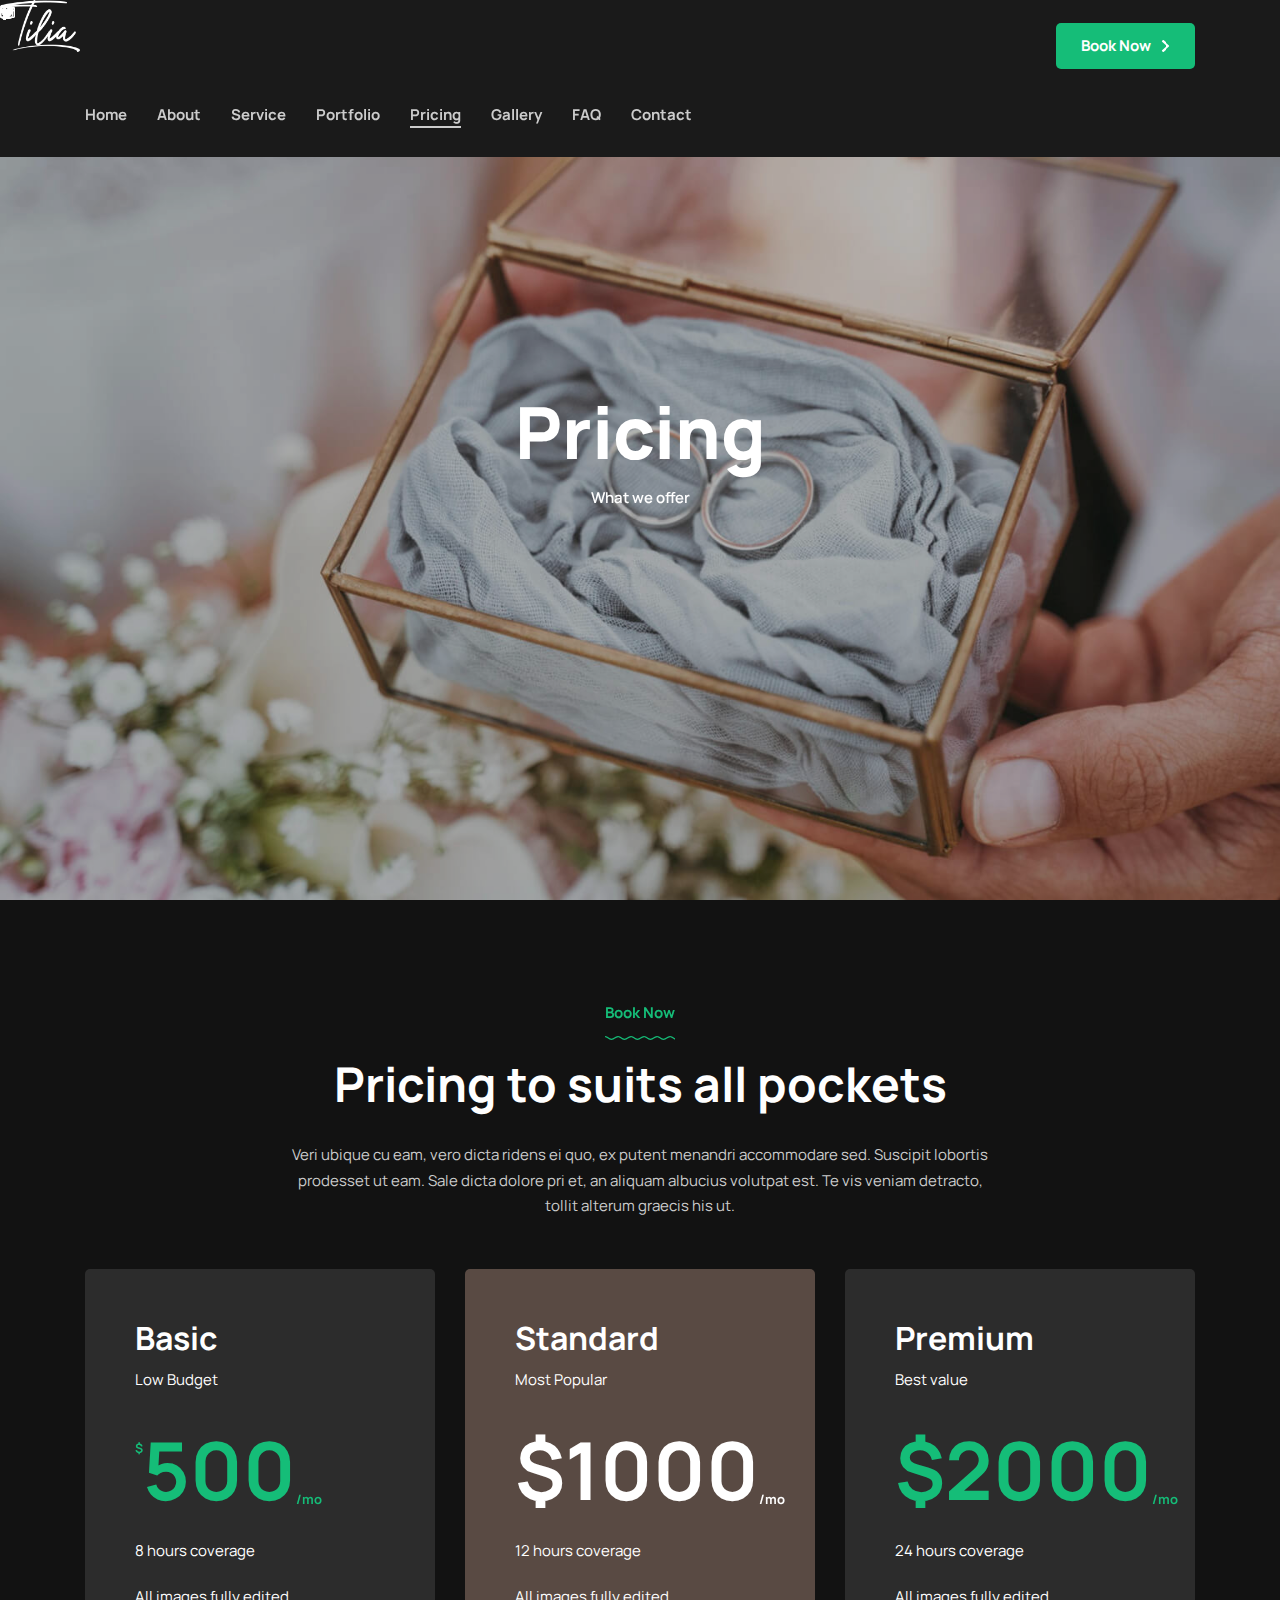
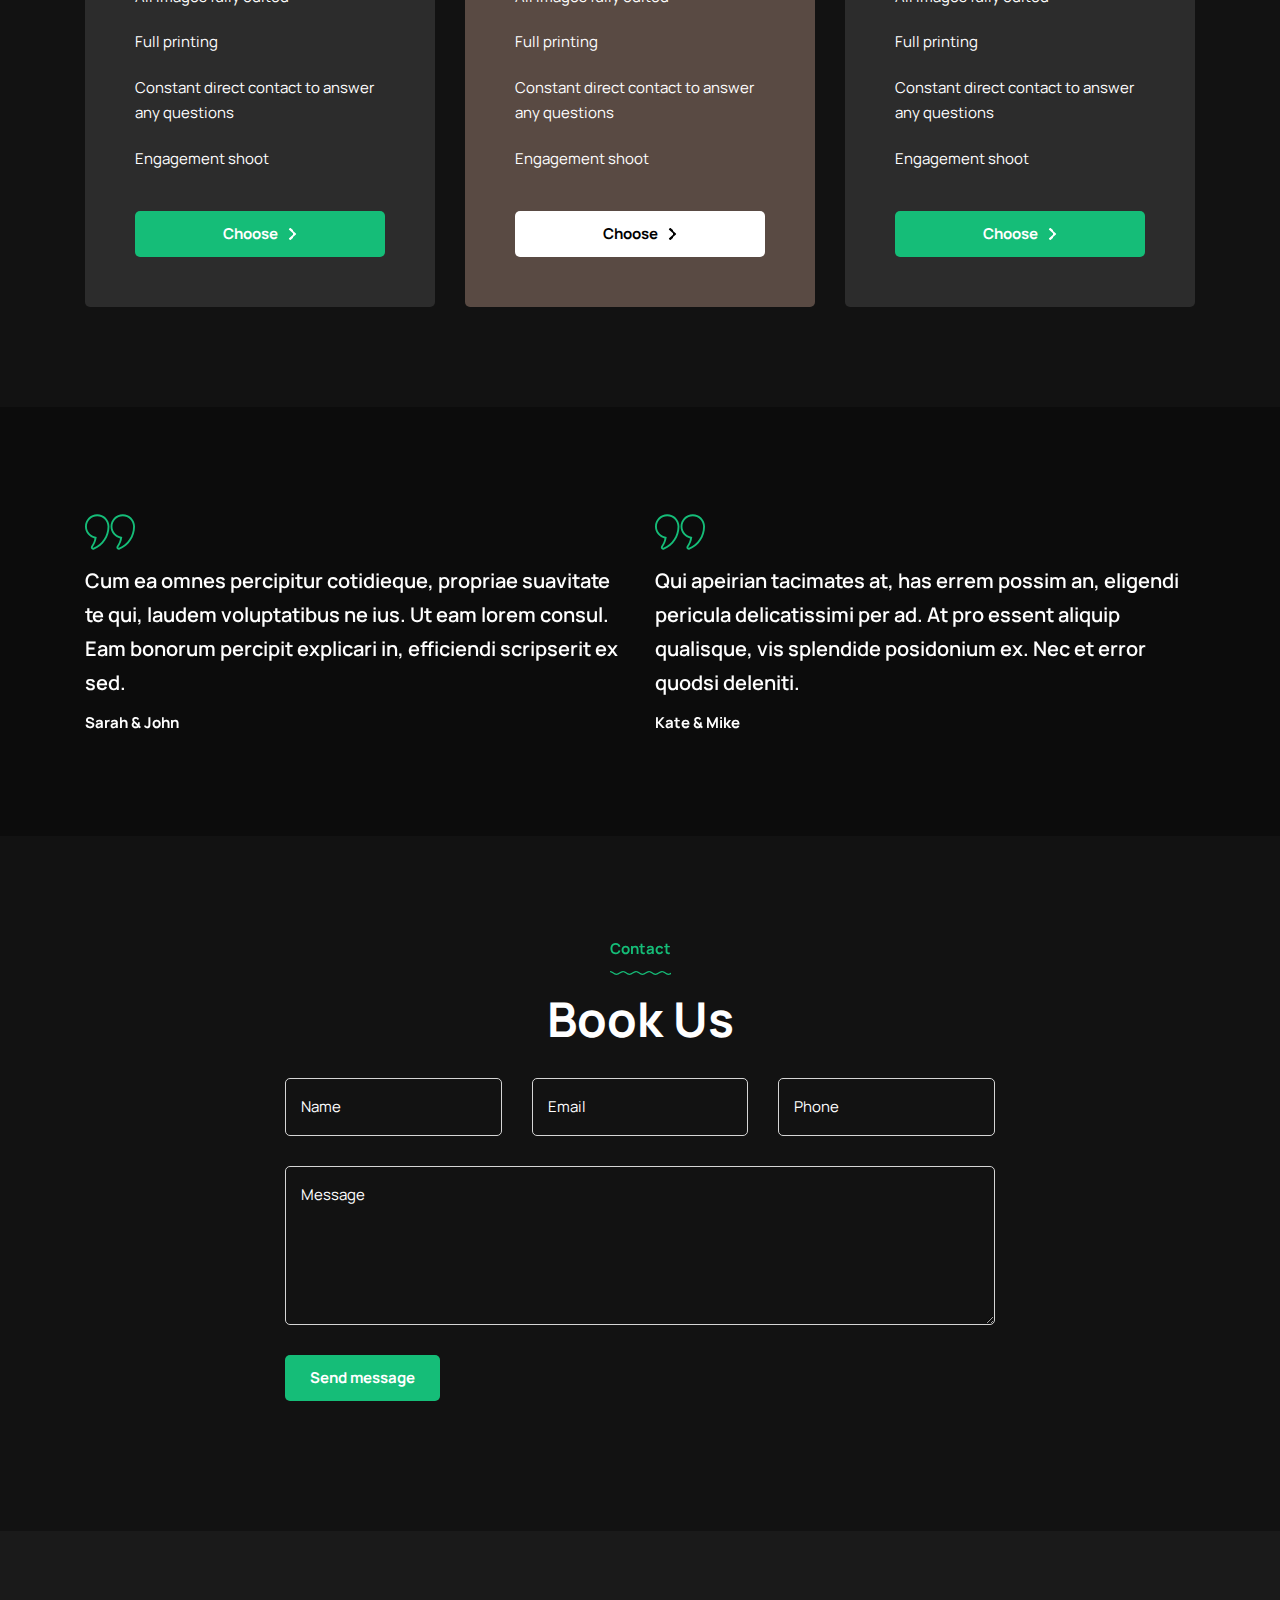
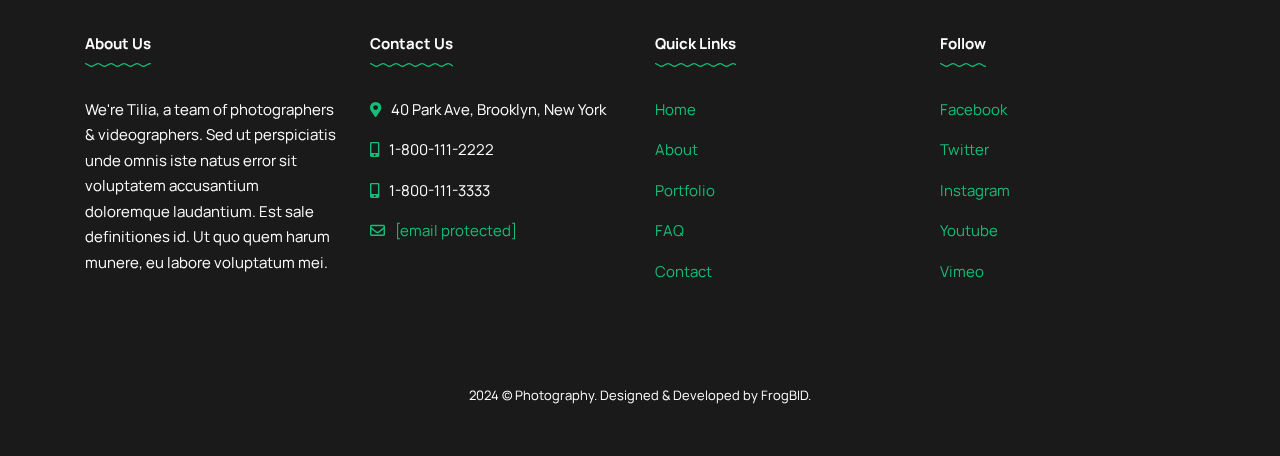
<file: pricing.html>
<!DOCTYPE html>
<html lang="en-US">
<head>
    <meta charset="UTF-8">
    <meta content="width=device-width, initial-scale=1.0" name="viewport">
    <title>Pricing - Photography FrogBID</title>
    <!-- Google Fonts -->
    <link href="https://fonts.googleapis.com/" rel="preconnect">
    <link crossorigin href="https://fonts.gstatic.com/" rel="preconnect">
    <link href="https://fonts.googleapis.com/css2?family=Manrope:wght@400;500;600;700;800&amp;display=swap"
          rel="stylesheet">
    <!-- Bootstrap CSS -->
    <link href='css/bootstrap/css/bootstrap.min.css' id='bootstrap-css' media='all' rel='stylesheet' type='text/css'/>
    <!-- Font Awesome Icons CSS -->
    <link href='css/fontawesome/css/font-awesome.min.css' id='font-awesome' media='all' rel='stylesheet'
          type='text/css'/>
    <!-- Main CSS File -->
    <link href='style.css' id='tilia-style-css' media='all' rel='stylesheet' type='text/css'/>
    <!-- favicons -->
    <link href="images/icons/favicon-32x32.png" rel="icon" sizes="32x32"/>
    <link href="images/icons/favicon-192x192.png" rel="icon" sizes="192x192"/>
    <link href="images/icons/favicon-180x180.png" rel="apple-touch-icon-precomposed"/>
</head>
<body class="home">

<div class="menu-mask">
    <!-- MOBILE MENU HOLDER -->
    <div class="container mobile-menu-holder">
        <div class="row">
            <div class="col-md-12">
                <button class="exit-mobile">
                    <svg id="btn-menu-close" style="enable-background:new 0 0 16 16;" version="1.1"
                         viewBox="0 0 16 16" x="0px" xml:space="preserve"
                         xmlns="http://www.w3.org/2000/svg" y="0px">
								<path d="M15.4,15.3l-0.1,0.1c-0.7,0.7-1.9,0.7-2.6,0L0.6,3.3c-0.7-0.7-0.7-1.9,0-2.6l0.1-0.1c0.7-0.7,1.9-0.7,2.6,0l12.1,12.1
									C16.2,13.4,16.2,14.6,15.4,15.3z"></path>
                        <path d="M0.7,15.4l-0.1-0.1c-0.7-0.7-0.7-1.9,0-2.6L12.7,0.6c0.7-0.7,1.9-0.7,2.6,0l0.1,0.1c0.7,0.7,0.7,1.9,0,2.6L3.3,15.4
									C2.6,16.2,1.4,16.2,0.7,15.4z"></path>
							</svg>
                </button>
            </div>
        </div>
        <div class="row">
            <div class="col-lg-7">
                <!-- MOBILE MENU -->
                <ul class="menu-mobile">
                    <li class="menu-item">
                        <a href="index.html">Home</a>
                    </li>
                    <li class="menu-item">
                        <a href="about.html">About</a>
                    </li>
                    <li class="menu-item">
                        <a href="services.html">Service</a>
                    </li>
                    <li class="menu-item">
                        <a href="portfolio.html">Portfolio</a>
                    </li>
                    <li class="menu-item current-menu-item">
                        <a href="pricing.html">Pricing</a>
                    </li>
                    <li class="menu-item">
                        <a href="gallery.html">Gallery</a>
                    </li>
                    <li class="menu-item">
                        <a href="faq.html">FAQ</a>
                    </li>
                    <li class="menu-item">
                        <a href="contact.html">Contact</a>
                    </li>
                </ul>
                <!-- /MOBILE MENU -->
            </div>
            <!-- /col-lg-7 -->
            <div class="col-lg-5">
                <div class="menu-contact">
                    <div class="mobile-content">
                        <h5 class="widgettitle">Main Office</h5>
                        <div class="mobile-address"> 40 Park Ave, Brooklyn, New York <br> 1-800-111-2222 <br> <a
                                class="__cf_email__" data-cfemail="c0a3afaeb4a1a3b480a5b8a1adb0aca5eea3afad"
                                href="https://matchthemes.com/cdn-cgi/l/email-protection">[email&#160;protected]</a></div>
                        <h5 class="widgettitle">Social</h5>
                        <ul class="social-media">
                            <li><a class="social-facebook" href="#" target="_blank">Facebook</a></li>
                            <li><a class="social-twitter" href="#" target="_blank">Twitter</a></li>
                            <li><a class="social-instagram" href="#" target="_blank">Instagram</a></li>
                            <li><a class="social-email" href="https://matchthemes.com/cdn-cgi/l/email-protection#a281"
                                   target="_blank">Email</a></li>
                        </ul>
                    </div>
                </div>
            </div>
            <!-- /col-lg-5 -->
        </div>
        <!-- /row -->
    </div>
    <!-- /container -->
</div>
<!-- /MOBILE MENU HOLDER -->

<!-- HEADER -->
<header class="main-header header-3">
    <div class="container">
        <div class="top-header top-header-3">
            <div class="logo logo-3 logo-white"><a href="index.html"><img alt="Tilia" class="img-fluid"
                                                                          height="90" src="images/logo-tilia.png" width="139"></a></div>
            <div class="logo logo-3 logo-dark"><a href="index.html"><img alt="Tilia"
                                                                         class="img-fluid" height="90"
                                                                         src="images/logo-dark-tilia.png" width="139"></a></div>
            <div class="btn-header btn-header-1"><a class="read-more" href="#">Book Now</a></div>
            <div class="nav-button-holder nav-button-holder-3">
                <button class="nav-button" type="button">
                    <svg id="btn-menu-open" style="enable-background:new 0 0 16 16;" version="1.1"
                         viewBox="0 0 16 16" x="0px" xml:space="preserve"
                         xmlns="http://www.w3.org/2000/svg" y="0px">
								<g>
									<path d="M2,4L2,4C0.9,4,0,3.1,0,2v0c0-1.1,0.9-2,2-2h0c1.1,0,2,0.9,2,2v0C4,3.1,3.1,4,2,4z"></path>
                                    <path d="M8,4L8,4C6.9,4,6,3.1,6,2v0c0-1.1,0.9-2,2-2h0c1.1,0,2,0.9,2,2v0C10,3.1,9.1,4,8,4z"></path>
                                    <path d="M14,4L14,4c-1.1,0-2-0.9-2-2v0c0-1.1,0.9-2,2-2h0c1.1,0,2,0.9,2,2v0C16,3.1,15.1,4,14,4z"></path>
                                    <path d="M2,10L2,10c-1.1,0-2-0.9-2-2v0c0-1.1,0.9-2,2-2h0c1.1,0,2,0.9,2,2v0C4,9.1,3.1,10,2,10z"></path>
                                    <path d="M8,10L8,10c-1.1,0-2-0.9-2-2v0c0-1.1,0.9-2,2-2h0c1.1,0,2,0.9,2,2v0C10,9.1,9.1,10,8,10z"></path>
                                    <path d="M14,10L14,10c-1.1,0-2-0.9-2-2v0c0-1.1,0.9-2,2-2h0c1.1,0,2,0.9,2,2v0C16,9.1,15.1,10,14,10z"></path>
                                    <path d="M2,16L2,16c-1.1,0-2-0.9-2-2v0c0-1.1,0.9-2,2-2h0c1.1,0,2,0.9,2,2v0C4,15.1,3.1,16,2,16z"></path>
                                    <path d="M8,16L8,16c-1.1,0-2-0.9-2-2v0c0-1.1,0.9-2,2-2h0c1.1,0,2,0.9,2,2v0C10,15.1,9.1,16,8,16z"></path>
                                    <path d="M14,16L14,16c-1.1,0-2-0.9-2-2v0c0-1.1,0.9-2,2-2h0c1.1,0,2,0.9,2,2v0C16,15.1,15.1,16,14,16z"></path>
								</g>
							</svg>
                </button>
            </div>
        </div>
        <div class="header-container">
            <nav class="nav-holder nav-holder-3">
                <ul class="menu-nav">
                    <li class="menu-item">
                        <a href="index.html">Home</a>
                    </li>
                    <li class="menu-item">
                        <a href="about.html">About</a>
                    </li>
                    <li class="menu-item">
                        <a href="services.html">Service</a>
                    </li>
                    <li class="menu-item">
                        <a href="portfolio.html">Portfolio</a>
                    </li>
                    <li class="menu-item current-menu-item">
                        <a href="pricing.html">Pricing</a>
                    </li>
                    <li class="menu-item">
                        <a href="gallery.html">Gallery</a>
                    </li>
                    <li class="menu-item">
                        <a href="faq.html">FAQ</a>
                    </li>
                    <li class="menu-item">
                        <a href="contact.html">Contact</a>
                    </li>
                </ul>
            </nav>
            <div class="header-social header-social-3">
                <ul class="social-media">
                    <li><a class="social-facebook" href="#" target="_blank"><i class="fab fa-facebook-f"></i></a></li>
                    <li><a class="social-twitter" href="#" target="_blank"><i class="fab fa-twitter"></i></a></li>
                    <li><a class="social-instagram" href="#" target="_blank"><i class="fab fa-instagram"></i></a></li>
                    <li><a class="social-email" href="#" target="_blank"><i class="far fa-envelope"></i></a></li>
                </ul>
            </div>
        </div>
    </div>
</header>
<!-- /HEADER -->

<!-- TOP HEADER IMAGE -->
<div class="top-single-bkg topsinglepage">
    <div class="topsingleimg"><img alt="" height="1080" src="images/pages/img-pricing.jpg" width="1920"></div>
    <div class="inner-desc">
        <div class="container">
            <h1 class="display-2 single-post-title">Pricing</h1>
            <span class="post-subtitle"> What we offer</span>
        </div>
    </div>
</div>
<!-- /TOP HEADER IMAGE -->

<!-- WRAP CONTENT -->
<div class="page-content page-holder custom-page-template page-full fullscreen-page clearfix" id="wrap-content">
    <!-- SECTION 1 -->
    <div class="section-holder pricing-1" id="pricing-1">
        <div class="container">
            <div class="row">
                <div class="col-lg-12">
                    <div class="padding-lr200 alignc">
                        <div class="el-smalltitle">Book Now</div>
                        <h2 class="display-4 margin-b30">Pricing to suits all pockets</h2>
                        <p>Veri ubique cu eam, vero dicta ridens ei quo, ex putent menandri accommodare sed. Suscipit
                            lobortis prodesset ut eam. Sale dicta dolore pri et, an aliquam albucius volutpat est. Te
                            vis veniam detracto, tollit alterum graecis his ut.</p>
                    </div>
                </div>
                <!-- /col-lg-12 -->
            </div>
            <!-- /row -->
            <div class="row margin-t50">
                <div class="col-md-4 mobile-margin-b30">
                    <div class="price-box">
                        <h3 class="margin-b10">Basic</h3>
                        <div class="margin-b30">Low Budget</div>
                        <h2 class="price-title"><sup>$</sup>500<sub>/mo</sub></h2>
                        <ul class="price-features">
                            <li>8 hours coverage</li>
                            <li>All images fully edited</li>
                            <li>Full printing</li>
                            <li>Constant direct contact to answer any questions</li>
                            <li>Engagement shoot</li>
                        </ul>
                        <a class="read-more btn100" href="#">Choose</a>
                    </div>
                    <!-- /price-box -->
                </div>
                <!-- /col-md-4 -->
                <div class="col-md-4 mobile-margin-b30">
                    <div class="price-box price-box-middle white">
                        <h3 class="margin-b10 white">Standard</h3>
                        <div class="margin-b30">Most Popular</div>
                        <h2 class="price-title white">$1000<sub>/mo</sub></h2>
                        <ul class="price-features">
                            <li>12 hours coverage</li>
                            <li>All images fully edited</li>
                            <li>Full printing</li>
                            <li>Constant direct contact to answer any questions</li>
                            <li>Engagement shoot</li>
                        </ul>
                        <a class="read-more btn100 white-btn" href="#">Choose</a>
                    </div>
                    <!-- /price-box -->
                </div>
                <!-- /col-md-4 -->
                <div class="col-md-4">
                    <div class="price-box">
                        <h3 class="margin-b10">Premium</h3>
                        <div class="margin-b30">Best value</div>
                        <h2 class="price-title">$2000<sub>/mo</sub></h2>
                        <ul class="price-features">
                            <li>24 hours coverage</li>
                            <li>All images fully edited</li>
                            <li>Full printing</li>
                            <li>Constant direct contact to answer any questions</li>
                            <li>Engagement shoot</li>
                        </ul>
                        <a class="read-more btn100" href="#">Choose</a>
                    </div>
                    <!-- /price-box -->
                </div>
                <!-- /col-md-4 -->
            </div>
        </div>
        <!-- /container -->
    </div>
    <!-- /SECTION 1 -->
    <!-- SECTION 2 -->
    <div class="section-holder pricing-2 parallax" id="pricing-2"
         style="background-image:url(images/pages/contact-page.jpg);">
        <div class="container">
            <div class="row">
                <div class="col-md-6 mobile-margin-b30">
                    <div class="testimonial-v2">
                        <div class="icon-svg icon50">
                            <svg class="icon-quote2"
								 style="enable-background:new 0 0 512 512;" viewBox="0 0 512 512" x="0px" xml:space="preserve"
                                 xmlns="http://www.w3.org/2000/svg" y="0px">
										<g>
											<g>
												<path d="M84.2,437.2c-7.2,0-14.2-3.2-18.9-9.1c-6.7-8.4-6.9-20.3-0.7-29c16.6-22.9,28-49.4,33.1-77C72,316.2,48.6,302.3,31,282.2   c-20-22.8-31-52-31-82.3c0-69,56.1-125.1,125.1-125.1s125.1,56.1,125.1,125.1c0,103.2-61.6,195.6-156.8,235.4   C90.4,436.6,87.3,437.2,84.2,437.2z M125.1,94.1c-58.4,0-105.9,47.5-105.9,105.9c0,52.4,39.1,97.4,90.9,104.8l9.5,1.3l-1.3,9.5   c-4.7,34-17.8,66.8-38.1,94.8c-1.3,1.8-1.2,4.1,0.1,5.8c1.3,1.7,3.6,2.3,5.6,1.5c88.1-36.8,145-122.2,145-217.7   C231,141.5,183.5,94.1,125.1,94.1z M346,437.2c-7.2,0-14.2-3.2-18.9-9.1c-6.7-8.4-6.9-20.3-0.7-29c16.6-22.9,27.9-49.4,33.1-77   c-25.8-5.8-49.2-19.7-66.8-39.8c-20-22.8-31-52-31-82.3c0-69,56.1-125.1,125.1-125.1S512,130.9,512,199.9   c0,103.2-61.6,195.6-156.8,235.4C352.2,436.6,349.1,437.2,346,437.2z M386.9,94.1c-58.4,0-105.9,47.5-105.9,105.9   c0,52.4,39.1,97.4,90.9,104.8l9.5,1.3l-1.3,9.5c-4.7,34-17.8,66.8-38.1,94.8c-1.3,1.8-1.2,4.1,0.1,5.8c1.3,1.7,3.6,2.3,5.6,1.5   c88.1-36.8,145-122.2,145-217.7C492.8,141.5,445.3,94.1,386.9,94.1z"></path>
											</g>
										</g>
									</svg>
                        </div>
                        <div class="lead margin-b10">Cum ea omnes percipitur cotidieque, propriae suavitate te qui,
                            laudem voluptatibus ne ius. Ut eam lorem consul. Eam bonorum percipit explicari in,
                            efficiendi scripserit ex sed.
                        </div>
                        <div class="testimonial-client white">Sarah & John</div>
                    </div>
                </div>
                <!-- /col-md-6 -->
                <div class="col-md-6">
                    <div class="testimonial-v2">
                        <div class="icon-svg icon50">
							<svg class="icon-quote2"
								 style="enable-background:new 0 0 512 512;" viewBox="0 0 512 512" x="0px" xml:space="preserve"
								 xmlns="http://www.w3.org/2000/svg" y="0px">
										<g>
											<g>
												<path d="M84.2,437.2c-7.2,0-14.2-3.2-18.9-9.1c-6.7-8.4-6.9-20.3-0.7-29c16.6-22.9,28-49.4,33.1-77C72,316.2,48.6,302.3,31,282.2   c-20-22.8-31-52-31-82.3c0-69,56.1-125.1,125.1-125.1s125.1,56.1,125.1,125.1c0,103.2-61.6,195.6-156.8,235.4   C90.4,436.6,87.3,437.2,84.2,437.2z M125.1,94.1c-58.4,0-105.9,47.5-105.9,105.9c0,52.4,39.1,97.4,90.9,104.8l9.5,1.3l-1.3,9.5   c-4.7,34-17.8,66.8-38.1,94.8c-1.3,1.8-1.2,4.1,0.1,5.8c1.3,1.7,3.6,2.3,5.6,1.5c88.1-36.8,145-122.2,145-217.7   C231,141.5,183.5,94.1,125.1,94.1z M346,437.2c-7.2,0-14.2-3.2-18.9-9.1c-6.7-8.4-6.9-20.3-0.7-29c16.6-22.9,27.9-49.4,33.1-77   c-25.8-5.8-49.2-19.7-66.8-39.8c-20-22.8-31-52-31-82.3c0-69,56.1-125.1,125.1-125.1S512,130.9,512,199.9   c0,103.2-61.6,195.6-156.8,235.4C352.2,436.6,349.1,437.2,346,437.2z M386.9,94.1c-58.4,0-105.9,47.5-105.9,105.9   c0,52.4,39.1,97.4,90.9,104.8l9.5,1.3l-1.3,9.5c-4.7,34-17.8,66.8-38.1,94.8c-1.3,1.8-1.2,4.1,0.1,5.8c1.3,1.7,3.6,2.3,5.6,1.5   c88.1-36.8,145-122.2,145-217.7C492.8,141.5,445.3,94.1,386.9,94.1z"></path>
											</g>
										</g>
									</svg>
                        </div>
                        <div class="lead margin-b10">Qui apeirian tacimates at, has errem possim an, eligendi pericula
                            delicatissimi per ad. At pro essent aliquip qualisque, vis splendide posidonium ex. Nec et
                            error quodsi deleniti.
                        </div>
                        <div class="testimonial-client white">Kate & Mike</div>
                    </div>
                </div>
                <!-- /col-md-6 -->
            </div>
            <!-- /row -->
        </div>
        <!-- /container -->
    </div>
    <!-- /SECTION 2 -->
    <!-- SECTION 3 -->
    <div class="section-holder pricing-3" id="pricing-3">
        <div class="container">
            <div class="row">
                <div class="col-lg-12">
                    <div class="padding-lr200 alignc">
                        <div class="el-smalltitle">Contact</div>
                        <h2 class="display-4 margin-b30">Book Us</h2>
                    </div>
                    <div class="padding-lr200" id="contact-form-holder">
                        <form action='' id="contact-form"
                              method="post">
                            <div class="row">
                                <div class="col-md-4 margin-b30"><input class="comm-field" name="name" placeholder="Name"
                                                                        type="text"/></div>
                                <div class="col-md-4 margin-b30"><input class="comm-field" name="email" placeholder="Email"
                                                                        type="text"/></div>
                                <div class="col-md-4 margin-b30"><input class="comm-field" name="phone" placeholder="Phone"
                                                                        type="text"/></div>
                            </div>
                            <div class="margin-b30"><textarea id="msg-contact" name="message" placeholder="Message"
                                                              rows="5"></textarea></div>
                            <p class="antispam">Leave this empty: <input name="url" type="text"/></p>
                            <p><input class="submit" type="submit" value="Send message"/></p>
                        </form>
                    </div>
                    <!-- contact-form-holder-->
                    <div id="output-contact"></div>
                </div>
                <!-- /col-lg-12 -->
            </div>
            <!-- /row -->
        </div>
        <!-- /container -->
    </div>
    <!-- /SECTION 3 -->
</div>
<!-- /WRAP CONTENT -->

<!-- FOOTER -->
<footer class="mt-5">
    <div class="container">
        <div class="footer-widgets">
            <div class="row">
                <div class="col-lg-3 col-sm-6">
                    <div class="foo-block">
                        <div class="widget_text widget widget-footer">
                            <h5 class="widgettitle">About Us</h5>
                            <div class="textwidget">
                                <p>We're Tilia, a team of photographers & videographers. Sed ut perspiciatis unde omnis
                                    iste natus error sit voluptatem accusantium doloremque laudantium. Est sale
                                    definitiones id. Ut quo quem harum munere, eu labore voluptatum mei.</p>
                            </div>
                        </div>
                    </div>
                </div>
                <!-- /col-lg-3 -->
                <div class="col-lg-3 col-sm-6">
                    <div class="foo-block">
                        <div class="widget_text widget widget-footer">
                            <h5 class="widgettitle">Contact Us</h5>
                            <ul class="footer-contact">
                                <li><i class="fas fa-map-marker-alt"></i><span>40 Park Ave, Brooklyn, New York</span>
                                </li>
                                <li><i class="fas fa-mobile-alt"></i><span>1-800-111-2222</span></li>
                                <li><i class="fas fa-mobile-alt"></i><span>1-800-111-3333</span></li>
                                <li><i class="far fa-envelope"></i><span><a
                                        class="__cf_email__" data-cfemail="40232f2e34212334002538212d302c256e232f2d"
                                        href="#">[email&#160;protected]</a></span>
                                </li>
                            </ul>
                        </div>
                    </div>
                </div>
                <!-- /col-lg-3 -->
                <div class="col-lg-3 col-sm-6">
                    <div class="foo-block">
                        <div class="widget_text widget widget-footer">
                            <h5 class="widgettitle">Quick Links</h5>
                            <ul>
                                <li><a href="index.html">Home</a></li>
                                <li><a href="about.html">About</a></li>
                                <li><a href="portfolio.html">Portfolio</a></li>
                                <li><a href="faq.html">FAQ</a></li>
                                <li><a href="contact.html">Contact</a></li>
                            </ul>
                        </div>
                    </div>
                </div>
                <div class="col-lg-3 col-sm-6">
                    <div class="foo-block foo-last">
                        <div class="widget widget-footer">
                            <h5 class="widgettitle">Follow</h5>
                            <ul>
                                <li><a href="#">Facebook</a></li>
                                <li><a href="#">Twitter</a></li>
                                <li><a href="#">Instagram</a></li>
                                <li><a href="#">Youtube</a></li>
                                <li><a href="#">Vimeo</a></li>
                            </ul>
                        </div>
                    </div>
                </div>
            </div>
        </div>
        <div class="copyright">
            <div class="footer-copy"><span class="footer-year">2024</span> &copy; Photography. Designed & Developed by FrogBID.</div>
        </div>
    </div>
</footer>
<!-- /FOOTER -->

<div class="scrollup">
    <a class="scrolltop" href="#">
        <i class="fa fa-chevron-up"></i>
    </a>
</div>
<!-- JS -->
<script src='js/jquery.js'></script>
<script src='js/jquery-migrate.min.js'></script>
<script src='css/bootstrap/js/popper.min.js'></script>
<script src='css/bootstrap/js/bootstrap.min.js'></script>
<script src='js/jquery.easing.min.js'></script>
<script src='js/swiper.js'></script>
<script src='js/isotope.js'></script>
<script src='js/simple-lightbox.js'></script>
<!-- MAIN JS -->
<script src='js/init.js'></script>
<!-- CONTACT FORM JS -->
<script src='js/jquery.form.min.js'></script>
<script src='js/contactform.js'></script>
</body>
</html>
</file>
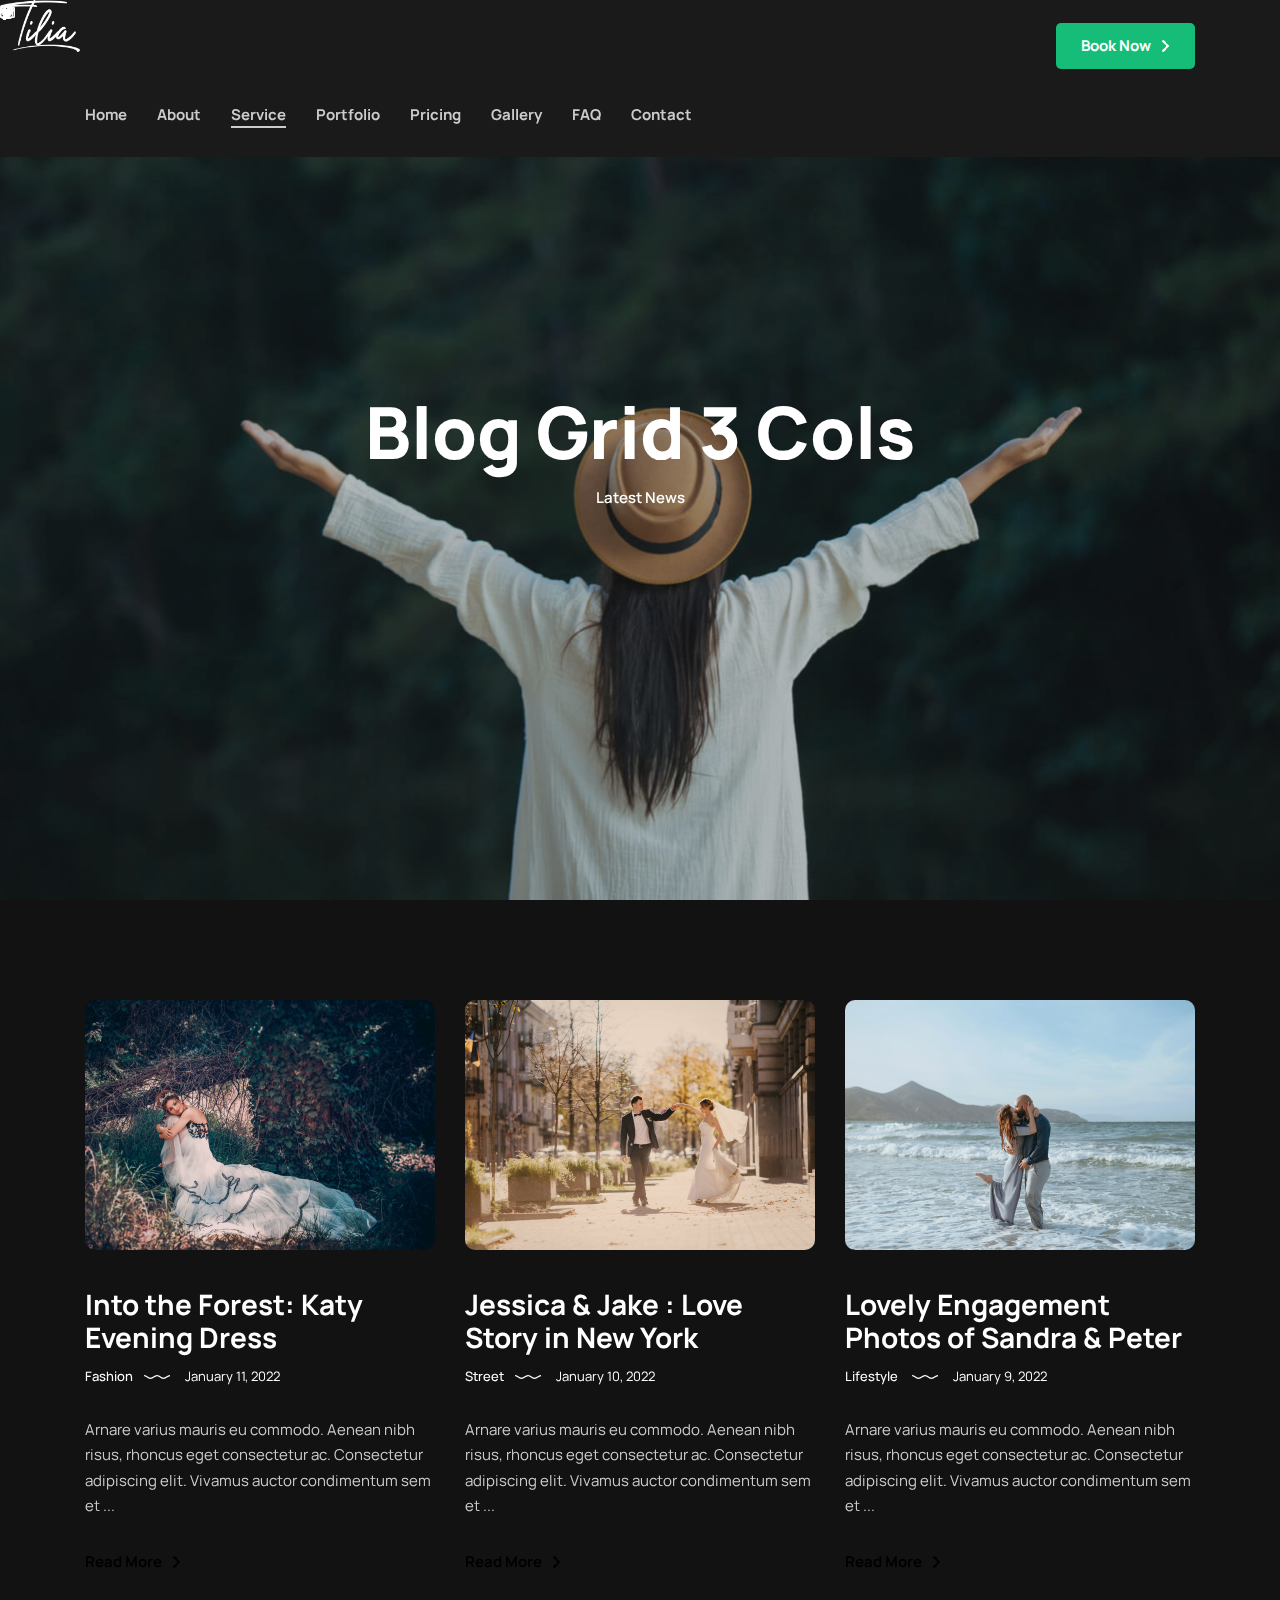
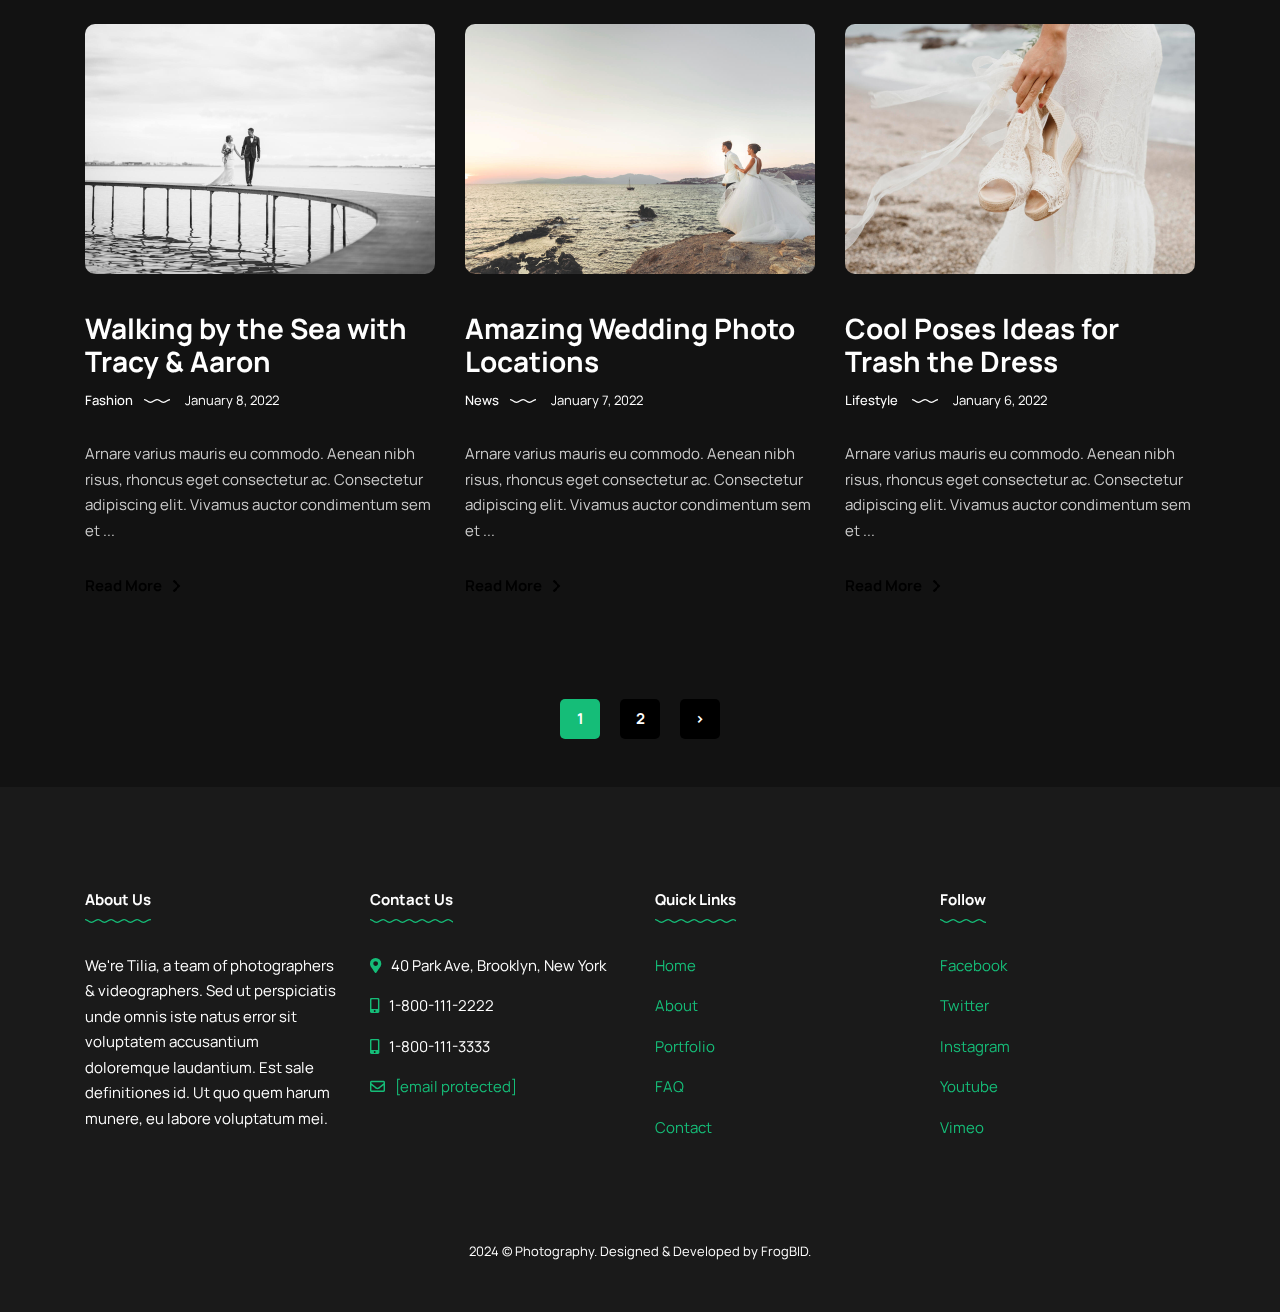
<file: services.html>
<!DOCTYPE html>
<html lang="en-US">
<head>
    <meta charset="UTF-8">
    <meta content="width=device-width, initial-scale=1.0" name="viewport">
    <title>Services - Photography FrogBID</title>
    <!-- Google Fonts -->
    <link href="https://fonts.googleapis.com/" rel="preconnect">
    <link crossorigin href="https://fonts.gstatic.com/" rel="preconnect">
    <link href="https://fonts.googleapis.com/css2?family=Manrope:wght@400;500;600;700;800&amp;display=swap"
          rel="stylesheet">
    <!-- Bootstrap CSS -->
    <link href='css/bootstrap/css/bootstrap.min.css' id='bootstrap-css' media='all' rel='stylesheet' type='text/css'/>
    <!-- Font Awesome Icons CSS -->
    <link href='css/fontawesome/css/font-awesome.min.css' id='font-awesome' media='all' rel='stylesheet'
          type='text/css'/>
    <!-- Main CSS File -->
    <link href='style.css' id='tilia-style-css' media='all' rel='stylesheet' type='text/css'/>
    <!-- favicons -->
    <link href="images/icons/favicon-32x32.png" rel="icon" sizes="32x32"/>
    <link href="images/icons/favicon-192x192.png" rel="icon" sizes="192x192"/>
    <link href="images/icons/favicon-180x180.png" rel="apple-touch-icon-precomposed"/>
</head>
<body class="home">

<div class="menu-mask">
    <!-- MOBILE MENU HOLDER -->
    <div class="container mobile-menu-holder">
        <div class="row">
            <div class="col-md-12">
                <button class="exit-mobile">
                    <svg id="btn-menu-close" style="enable-background:new 0 0 16 16;" version="1.1"
                         viewBox="0 0 16 16" x="0px" xml:space="preserve"
                         xmlns="http://www.w3.org/2000/svg" y="0px">
								<path d="M15.4,15.3l-0.1,0.1c-0.7,0.7-1.9,0.7-2.6,0L0.6,3.3c-0.7-0.7-0.7-1.9,0-2.6l0.1-0.1c0.7-0.7,1.9-0.7,2.6,0l12.1,12.1
									C16.2,13.4,16.2,14.6,15.4,15.3z"></path>
                        <path d="M0.7,15.4l-0.1-0.1c-0.7-0.7-0.7-1.9,0-2.6L12.7,0.6c0.7-0.7,1.9-0.7,2.6,0l0.1,0.1c0.7,0.7,0.7,1.9,0,2.6L3.3,15.4
									C2.6,16.2,1.4,16.2,0.7,15.4z"></path>
							</svg>
                </button>
            </div>
        </div>
        <div class="row">
            <div class="col-lg-7">
                <!-- MOBILE MENU -->
                <ul class="menu-mobile">
                    <li class="menu-item">
                        <a href="index.html">Home</a>
                    </li>
                    <li class="menu-item">
                        <a href="about.html">About</a>
                    </li>
                    <li class="menu-item current-menu-item">
                        <a href="services.html">Service</a>
                    </li>
                    <li class="menu-item">
                        <a href="portfolio.html">Portfolio</a>
                    </li>
                    <li class="menu-item">
                        <a href="pricing.html">Pricing</a>
                    </li>
                    <li class="menu-item">
                        <a href="gallery.html">Gallery</a>
                    </li>
                    <li class="menu-item">
                        <a href="faq.html">FAQ</a>
                    </li>
                    <li class="menu-item">
                        <a href="contact.html">Contact</a>
                    </li>
                </ul>
                <!-- /MOBILE MENU -->
            </div>
            <!-- /col-lg-7 -->
            <div class="col-lg-5">
                <div class="menu-contact">
                    <div class="mobile-content">
                        <h5 class="widgettitle">Main Office</h5>
                        <div class="mobile-address"> 40 Park Ave, Brooklyn, New York <br> 1-800-111-2222 <br> <a
                                class="__cf_email__" data-cfemail="c0a3afaeb4a1a3b480a5b8a1adb0aca5eea3afad"
                                href="https://matchthemes.com/cdn-cgi/l/email-protection">[email&#160;protected]</a></div>
                        <h5 class="widgettitle">Social</h5>
                        <ul class="social-media">
                            <li><a class="social-facebook" href="#" target="_blank">Facebook</a></li>
                            <li><a class="social-twitter" href="#" target="_blank">Twitter</a></li>
                            <li><a class="social-instagram" href="#" target="_blank">Instagram</a></li>
                            <li><a class="social-email" href="https://matchthemes.com/cdn-cgi/l/email-protection#a281"
                                   target="_blank">Email</a></li>
                        </ul>
                    </div>
                </div>
            </div>
            <!-- /col-lg-5 -->
        </div>
        <!-- /row -->
    </div>
    <!-- /container -->
</div>
<!-- /MOBILE MENU HOLDER -->

<!-- HEADER -->
<header class="main-header header-3">
    <div class="container">
        <div class="top-header top-header-3">
            <div class="logo logo-3 logo-white"><a href="index.html"><img alt="Tilia" class="img-fluid"
                                                                          height="90" src="images/logo-tilia.png" width="139"></a></div>
            <div class="logo logo-3 logo-dark"><a href="index.html"><img alt="Tilia"
                                                                         class="img-fluid" height="90"
                                                                         src="images/logo-dark-tilia.png" width="139"></a></div>
            <div class="btn-header btn-header-1"><a class="read-more" href="#">Book Now</a></div>
            <div class="nav-button-holder nav-button-holder-3">
                <button class="nav-button" type="button">
                    <svg id="btn-menu-open" style="enable-background:new 0 0 16 16;" version="1.1"
                         viewBox="0 0 16 16" x="0px" xml:space="preserve"
                         xmlns="http://www.w3.org/2000/svg" y="0px">
								<g>
									<path d="M2,4L2,4C0.9,4,0,3.1,0,2v0c0-1.1,0.9-2,2-2h0c1.1,0,2,0.9,2,2v0C4,3.1,3.1,4,2,4z"></path>
                                    <path d="M8,4L8,4C6.9,4,6,3.1,6,2v0c0-1.1,0.9-2,2-2h0c1.1,0,2,0.9,2,2v0C10,3.1,9.1,4,8,4z"></path>
                                    <path d="M14,4L14,4c-1.1,0-2-0.9-2-2v0c0-1.1,0.9-2,2-2h0c1.1,0,2,0.9,2,2v0C16,3.1,15.1,4,14,4z"></path>
                                    <path d="M2,10L2,10c-1.1,0-2-0.9-2-2v0c0-1.1,0.9-2,2-2h0c1.1,0,2,0.9,2,2v0C4,9.1,3.1,10,2,10z"></path>
                                    <path d="M8,10L8,10c-1.1,0-2-0.9-2-2v0c0-1.1,0.9-2,2-2h0c1.1,0,2,0.9,2,2v0C10,9.1,9.1,10,8,10z"></path>
                                    <path d="M14,10L14,10c-1.1,0-2-0.9-2-2v0c0-1.1,0.9-2,2-2h0c1.1,0,2,0.9,2,2v0C16,9.1,15.1,10,14,10z"></path>
                                    <path d="M2,16L2,16c-1.1,0-2-0.9-2-2v0c0-1.1,0.9-2,2-2h0c1.1,0,2,0.9,2,2v0C4,15.1,3.1,16,2,16z"></path>
                                    <path d="M8,16L8,16c-1.1,0-2-0.9-2-2v0c0-1.1,0.9-2,2-2h0c1.1,0,2,0.9,2,2v0C10,15.1,9.1,16,8,16z"></path>
                                    <path d="M14,16L14,16c-1.1,0-2-0.9-2-2v0c0-1.1,0.9-2,2-2h0c1.1,0,2,0.9,2,2v0C16,15.1,15.1,16,14,16z"></path>
								</g>
							</svg>
                </button>
            </div>
        </div>
        <div class="header-container">
            <nav class="nav-holder nav-holder-3">
                <ul class="menu-nav">
                    <li class="menu-item">
                        <a href="index.html">Home</a>
                    </li>
                    <li class="menu-item">
                        <a href="about.html">About</a>
                    </li>
                    <li class="menu-item current-menu-item">
                        <a href="services.html">Service</a>
                    </li>
                    <li class="menu-item">
                        <a href="portfolio.html">Portfolio</a>
                    </li>
                    <li class="menu-item">
                        <a href="pricing.html">Pricing</a>
                    </li>
                    <li class="menu-item">
                        <a href="gallery.html">Gallery</a>
                    </li>
                    <li class="menu-item">
                        <a href="faq.html">FAQ</a>
                    </li>
                    <li class="menu-item">
                        <a href="contact.html">Contact</a>
                    </li>
                </ul>
            </nav>
            <div class="header-social header-social-3">
                <ul class="social-media">
                    <li><a class="social-facebook" href="#" target="_blank"><i class="fab fa-facebook-f"></i></a></li>
                    <li><a class="social-twitter" href="#" target="_blank"><i class="fab fa-twitter"></i></a></li>
                    <li><a class="social-instagram" href="#" target="_blank"><i class="fab fa-instagram"></i></a></li>
                    <li><a class="social-email" href="#" target="_blank"><i class="far fa-envelope"></i></a></li>
                </ul>
            </div>
        </div>
    </div>
</header>
<!-- /HEADER -->

<!-- TOP HEADER IMAGE -->
<div class="top-single-bkg topsinglepage">
    <div class="topsingleimg"><img alt="" height="1080" src="images/pages/blog-page.jpg" width="1920"></div>
    <div class="inner-desc">
        <div class="container">
            <h1 class="display-2 single-post-title">Blog Grid 3 Cols</h1>
            <span class="post-subtitle">Latest News</span>
        </div>
    </div>
</div>
<!-- /TOP HEADER IMAGE -->

<!-- WRAP CONTENT -->
<div class="page-content custom-page-template" id="wrap-content">
    <div class="container blog-holder">
        <div class="row">
            <div class="col-lg-12 posts-fullwidth">
                <section class="blog-3col-grid">
                    <div class="row layout-masonry">
                        <div class="col-md-6 col-lg-4 blog-item-masonry">
                            <article class="blog-item blog-item-2col-grid">
                                <div class="post-image"><img alt=" " class="img-fluid"
                                                             height="750" loading="lazy" src="images/blog/blog-9.jpg" width="750"> <a
                                        class="cursor-eye" href="blog-single-post.html"> </a></div>
                                <div class="post-holder">
                                    <h2 class="article-title display-6"><a href="blog-single-post.html">Into the Forest:
                                        Katy Evening Dress</a></h2>
                                    <div class="meta-info">
                                        <div class="meta-categ-all-v2"><a href="#" rel="category tag">Fashion</a></div>
                                        <div class="meta-date-all">January 11, 2022</div>
                                    </div>
                                    <div class="article-excerpt"> Arnare varius mauris eu commodo. Aenean nibh risus,
                                        rhoncus eget consectetur ac. Consectetur adipiscing elit. Vivamus auctor
                                        condimentum sem et ...
                                    </div>
                                    <a class="read-more-v2 margin-t30" href="blog-single-post.html">Read More</a>
                                </div>
                            </article>
                        </div>
                        <!-- /blog-item-masonry -->
                        <div class="col-md-6 col-lg-4 blog-item-masonry">
                            <article class="blog-item blog-item-2col-grid">
                                <div class="post-image"><img alt=" " class="img-fluid"
                                                             height="750" loading="lazy" src="images/blog/blog-8.jpg" width="750"> <a
                                        class="cursor-eye" href="blog-single-post.html"> </a></div>
                                <div class="post-holder">
                                    <h2 class="article-title display-6"><a href="blog-single-post.html">Jessica & Jake :
                                        Love Story in New York</a></h2>
                                    <div class="meta-info">
                                        <div class="meta-categ-all-v2"><a href="#" rel="category tag">Street</a></div>
                                        <div class="meta-date-all">January 10, 2022</div>
                                    </div>
                                    <div class="article-excerpt"> Arnare varius mauris eu commodo. Aenean nibh risus,
                                        rhoncus eget consectetur ac. Consectetur adipiscing elit. Vivamus auctor
                                        condimentum sem et ...
                                    </div>
                                    <a class="read-more-v2 margin-t30" href="blog-single-post.html">Read More</a>
                                </div>
                            </article>
                        </div>
                        <!-- /blog-item-masonry -->
                        <div class="col-md-6 col-lg-4 blog-item-masonry">
                            <article class="blog-item blog-item-2col-grid">
                                <div class="post-image"><img alt=" " class="img-fluid"
                                                             height="750" loading="lazy" src="images/blog/blog-7.jpg" width="750"> <a
                                        class="cursor-eye" href="blog-single-post.html"> </a></div>
                                <div class="post-holder">
                                    <h2 class="article-title display-6"><a href="blog-single-post.html">Lovely
                                        Engagement Photos of Sandra & Peter</a></h2>
                                    <div class="meta-info">
                                        <div class="meta-categ-all-v2"><a href="#" rel="category tag">Lifestyle</a>
                                        </div>
                                        <div class="meta-date-all">January 9, 2022</div>
                                    </div>
                                    <div class="article-excerpt"> Arnare varius mauris eu commodo. Aenean nibh risus,
                                        rhoncus eget consectetur ac. Consectetur adipiscing elit. Vivamus auctor
                                        condimentum sem et ...
                                    </div>
                                    <a class="read-more-v2 margin-t30" href="blog-single-post.html">Read More</a>
                                </div>
                            </article>
                        </div>
                        <!-- /blog-item-masonry -->
                        <div class="col-md-6 col-lg-4 blog-item-masonry">
                            <article class="blog-item blog-item-2col-grid">
                                <div class="post-image"><img alt=" " class="img-fluid"
                                                             height="750" loading="lazy" src="images/blog/blog-3.jpg" width="750"> <a
                                        class="cursor-eye" href="blog-single-post.html"> </a></div>
                                <div class="post-holder">
                                    <h2 class="article-title display-6"><a href="blog-single-post.html">Walking by the
                                        Sea with Tracy & Aaron</a></h2>
                                    <div class="meta-info">
                                        <div class="meta-categ-all-v2"><a href="#" rel="category tag">Fashion</a></div>
                                        <div class="meta-date-all">January 8, 2022</div>
                                    </div>
                                    <div class="article-excerpt"> Arnare varius mauris eu commodo. Aenean nibh risus,
                                        rhoncus eget consectetur ac. Consectetur adipiscing elit. Vivamus auctor
                                        condimentum sem et ...
                                    </div>
                                    <a class="read-more-v2 margin-t30" href="blog-single-post.html">Read More</a>
                                </div>
                            </article>
                        </div>
                        <!-- /blog-item-masonry -->
                        <div class="col-md-6 col-lg-4 blog-item-masonry">
                            <article class="blog-item blog-item-2col-grid">
                                <div class="post-image"><img alt=" " class="img-fluid"
                                                             height="750" loading="lazy" src="images/blog/blog-5.jpg" width="750"> <a
                                        class="cursor-eye" href="blog-single-post.html"> </a></div>
                                <div class="post-holder">
                                    <h2 class="article-title display-6"><a href="blog-single-post.html">Amazing Wedding
                                        Photo Locations</a></h2>
                                    <div class="meta-info">
                                        <div class="meta-categ-all-v2"><a href="#" rel="category tag">News</a></div>
                                        <div class="meta-date-all">January 7, 2022</div>
                                    </div>
                                    <div class="article-excerpt"> Arnare varius mauris eu commodo. Aenean nibh risus,
                                        rhoncus eget consectetur ac. Consectetur adipiscing elit. Vivamus auctor
                                        condimentum sem et ...
                                    </div>
                                    <a class="read-more-v2 margin-t30" href="blog-single-post.html">Read More</a>
                                </div>
                            </article>
                        </div>
                        <!-- /blog-item-masonry -->
                        <div class="col-md-6 col-lg-4 blog-item-masonry">
                            <article class="blog-item blog-item-2col-grid">
                                <div class="post-image"><img alt=" " class="img-fluid"
                                                             height="750" loading="lazy" src="images/blog/blog-4.jpg" width="750"> <a
                                        class="cursor-eye" href="blog-single-post.html"> </a></div>
                                <div class="post-holder">
                                    <h2 class="article-title display-6"><a href="blog-single-post.html">Cool Poses Ideas
                                        for Trash the Dress</a></h2>
                                    <div class="meta-info">
                                        <div class="meta-categ-all-v2"><a href="#" rel="category tag">Lifestyle</a>
                                        </div>
                                        <div class="meta-date-all">January 6, 2022</div>
                                    </div>
                                    <div class="article-excerpt"> Arnare varius mauris eu commodo. Aenean nibh risus,
                                        rhoncus eget consectetur ac. Consectetur adipiscing elit. Vivamus auctor
                                        condimentum sem et ...
                                    </div>
                                    <a class="read-more-v2 margin-t30" href="blog-single-post.html">Read More</a>
                                </div>
                            </article>
                        </div>
                        <!-- /blog-item-masonry -->
                    </div>
                    <!-- /layout-masonry -->
                    <div class="prev-next"><span class="nav-page"></span><span
                            class="page-numbers current-page">1</span> <a class="page-numbers" href="#">2</a> <span
                            class="nav-page"><a href="#">&gt;</a></span></div>
                </section>
            </div>
            <!-- /col-lg-12 -->

        </div>
        <!-- /row -->
    </div>
    <!-- /container -->
</div>
<!-- /WRAP CONTENT -->

<!-- FOOTER -->
<footer class="mt-5">
    <div class="container">
        <div class="footer-widgets">
            <div class="row">
                <div class="col-lg-3 col-sm-6">
                    <div class="foo-block">
                        <div class="widget_text widget widget-footer">
                            <h5 class="widgettitle">About Us</h5>
                            <div class="textwidget">
                                <p>We're Tilia, a team of photographers & videographers. Sed ut perspiciatis unde omnis
                                    iste natus error sit voluptatem accusantium doloremque laudantium. Est sale
                                    definitiones id. Ut quo quem harum munere, eu labore voluptatum mei.</p>
                            </div>
                        </div>
                    </div>
                </div>
                <!-- /col-lg-3 -->
                <div class="col-lg-3 col-sm-6">
                    <div class="foo-block">
                        <div class="widget_text widget widget-footer">
                            <h5 class="widgettitle">Contact Us</h5>
                            <ul class="footer-contact">
                                <li><i class="fas fa-map-marker-alt"></i><span>40 Park Ave, Brooklyn, New York</span>
                                </li>
                                <li><i class="fas fa-mobile-alt"></i><span>1-800-111-2222</span></li>
                                <li><i class="fas fa-mobile-alt"></i><span>1-800-111-3333</span></li>
                                <li><i class="far fa-envelope"></i><span><a
                                        class="__cf_email__" data-cfemail="40232f2e34212334002538212d302c256e232f2d"
                                        href="#">[email&#160;protected]</a></span>
                                </li>
                            </ul>
                        </div>
                    </div>
                </div>
                <!-- /col-lg-3 -->
                <div class="col-lg-3 col-sm-6">
                    <div class="foo-block">
                        <div class="widget_text widget widget-footer">
                            <h5 class="widgettitle">Quick Links</h5>
                            <ul>
                                <li><a href="index.html">Home</a></li>
                                <li><a href="about.html">About</a></li>
                                <li><a href="portfolio.html">Portfolio</a></li>
                                <li><a href="faq.html">FAQ</a></li>
                                <li><a href="contact.html">Contact</a></li>
                            </ul>
                        </div>
                    </div>
                </div>
                <div class="col-lg-3 col-sm-6">
                    <div class="foo-block foo-last">
                        <div class="widget widget-footer">
                            <h5 class="widgettitle">Follow</h5>
                            <ul>
                                <li><a href="#">Facebook</a></li>
                                <li><a href="#">Twitter</a></li>
                                <li><a href="#">Instagram</a></li>
                                <li><a href="#">Youtube</a></li>
                                <li><a href="#">Vimeo</a></li>
                            </ul>
                        </div>
                    </div>
                </div>
            </div>
        </div>
        <div class="copyright">
            <div class="footer-copy"><span class="footer-year">2024</span> &copy; Photography. Designed & Developed by FrogBID.</div>
        </div>
    </div>
</footer>
<!-- /FOOTER -->

<div class="scrollup">
    <a class="scrolltop" href="#">
        <i class="fa fa-chevron-up"></i>
    </a>
</div>
<!-- JS -->
<script src='js/jquery.js'></script>
<script src='js/jquery-migrate.min.js'></script>
<script src='css/bootstrap/js/popper.min.js'></script>
<script src='css/bootstrap/js/bootstrap.min.js'></script>
<script src='js/jquery.easing.min.js'></script>
<script src='js/swiper.js'></script>
<script src='js/isotope.js'></script>
<script src='js/simple-lightbox.js'></script>
<!-- MAIN JS -->
<script src='js/init.js'></script>
</body>
</html>
</file>
<file: style.css>
/*
Tilia -  Elegant Photography Portfolio
Version: 1.0.0
Author: MatchThemes
https://matchthemes.com
*/

/*************************************

	0. FONT & COLOR OPTIONS
 
  	1. MAIN STYLES
	
	2. HEADER
	
	3. HOME
	
	4. PAGES
		
		4.1 PORTFOLIOS
		
		4.2 GALLERY
		
		4.3 TESTIMONIALS
		
	5. BLOG
	
	6. FOOTER
	
	7. OTHER
	
	8. RESPONSIVE MEDIA QUERIES
 
************************************/

/**
* #0. # FONT & COLOR OPTIONS
*
* 
*/

:root {
    --body-font: Open Sans, sans-serif;
    --body-color: #e0e0e0; /* Light grey for text */
    --body-background: #121212; /* Dark grey for background */
    --body-font-size: 16px;
    --body-line-height: 1.7;
    --headings-font: Cormorant, serif;
    --headings-color: #ffffff; /* White for headings */
    --primary-color: #15bd78; /* Keeping primary color as is */
    --extra-color1: #4a7075; /* Darkened version of the extra color */
    --white-color: #ffffff;
    --menu-normal-color: #e0e0e0; /* Light grey for menu text */
    --menu-hover-color: #ffffff; /* White for menu hover */
    --submenu-background-color: #333333; /* Dark grey for submenu background */
    --submenu-normal-color: #e0e0e0; /* Light grey for submenu text */
    --submenu-hover-color: #15bd78; /* Keeping hover color as is */
    --footer-background-color: #1a1a1a; /* Darker grey for footer background */
    --footer-color: #b0b0b0; /* Light grey for footer text */
    --footer-title-color: #ffffff; /* White for footer titles */
    --headings-h1-size: 3.5rem;
    --headings-h2-size: 3rem;
    --headings-h3-size: 2.25rem;
    --headings-h4-size: 2rem;
    --headings-h5-size: 1.5rem;
    --headings-h6-size: 1rem;
}


/**
* #1.# MAIN STYLES
*
*
*/

/* RESET STYLES */

*,
html,
body,
div,
dl,
dt,
dd,
ul,
ol,
li,
h1,
h2,
h3,
h4,
h5,
h6,
pre,
form,
label,
fieldset,
input,
p,
blockquote,
th,
td {
    margin: 0;
    padding: 0;
}

table {
    border-collapse: collapse;
    border-spacing: 0;
}

fieldset,
img {
    border: 0;
}

address,
caption,
cite,
code,
dfn,
th,
var {
    font-style: normal;
    font-weight: normal;
}

address {
    font-style: italic;
}

caption,
th {
    text-align: left;
}

h1,
h2,
h3,
h4,
h5,
h6 {
    font-weight: normal;
}

q:before,
q:after {
    content: '';
}

strong,
b {
    font-weight: bold;
}

em,
cite {
    font-style: italic;
}

cite {
    display: block;
}

strike,
del {
    text-decoration: line-through;
}

sup {
    font-size: 13px;
    position: relative;
    vertical-align: super;
    top: -20px;
}

sub {
    font-size: 13px;
    position: relative;
    vertical-align: baseline;
}

.italic {
    font-style: italic;
}

button,
input,
select,
textarea {
    font-size: 100%;
    margin: 0;
    vertical-align: baseline;
    *vertical-align: middle;
}

.no-margin {
    margin: 0 !important;
}

.no-bottom {
    margin-bottom: 0;
}

.no-padding {
    padding: 0;
}

.column-clear {
    clear: both;
}

.wp-caption {
    max-width: 100%;
}

.sticky {
    position: relative;
}

.wp-caption-text,
.gallery-caption {
    color: #cccccc;
    font-size: 13px;
    text-align: center;
    margin-top: 25px;
    font-style: italic;
    font-weight: 300;
}

.gallery-columns-6 .gallery-caption,
.gallery-columns-7 .gallery-caption,
.gallery-columns-8 .gallery-caption,
.gallery-columns-9 .gallery-caption {
    display: none;
}

.bypostauthor .comment-body {
    border-color: 1px solid #333;
}

.screen-reader-text {
    clip: rect(1px, 1px, 1px, 1px);
    height: 1px;
    overflow: hidden;
    position: absolute !important;
    width: 1px;
    word-wrap: normal !important;
}

.screen-reader-text:hover,
.screen-reader-text:active,
.screen-reader-text:focus {
    display: block;
    top: 5px;
    left: 5px;
    width: auto;
    height: auto;
    padding: 1em 1.5em;
    font-size: 0.8em;
    line-height: normal;
    color: #ffffff;
    background-color: #333333;
    border-radius: 3px;
    box-shadow: 0 0 2px 2px rgba(255, 255, 255, 0.6);
    clip: auto !important;
    text-decoration: none;
    z-index: 100000;
    /* Above WP toolbar */
}

.alignright {
    float: right;
    margin: 5px 0 0 30px;
}

.alignleft {
    float: left;
    margin: 5px 30px 0 0;
}

.aligncenter {
    margin: 30px auto;
    text-align: center;
    display: block;
}

hr {
    margin-top: 30px;
    margin-bottom: 30px;
    border: 0;
    border-top: 1px solid #555555;
}

pre,
code {
    background: #333333;
    color: #cccccc;
    font-family: "Courier New", Courier, monospace;
    padding: 10px;
    font-size: 13px;
}

pre.wp-block-verse {
    font-family: "Courier New", Courier, monospace;
}

pre {
    margin-bottom: 30px;
    overflow: auto;
    padding: 30px;
    white-space: pre-wrap;
}

pre code {
    background: none;
    padding: 0;
}

a code {
    color: #15bd78;
}

article,
aside,
figure,
footer,
header,
hgroup,
nav,
section {
    display: block;
}

* {
    -webkit-box-sizing: border-box;
    /* Safari/Chrome, other WebKit */
    -moz-box-sizing: border-box;
    /* Firefox, other Gecko */
    box-sizing: border-box;
    /* Opera/IE 8+ */
}

html,
body {
    -webkit-overflow-scrolling: touch;
    -moz-osx-font-smoothing: grayscale;
    -webkit-font-smoothing: antialiased;
    font-smoothing: antialiased;
    text-rendering: optimizeLegibility;
}

body {
    font-family: Manrope, sans-serif;
    -webkit-text-size-adjust: 100%;
    background: #121212;
    color: #cccccc;
    font-size: 15px;
    font-weight: 400;
    line-height: 1.7;
    overflow-x: hidden;
}

.h1,
.h2,
.h3,
.h4,
.h5,
.h6,
h1,
h2,
h3,
h4,
h5,
h6 {
    color: #ffffff;
    font-weight: 700;
    line-height: 1.2;
}

.h1,
h1 {
    font-size: 3.5rem;
}

.h2,
h2 {
    font-size: 3rem;
}

.h3,
h3 {
    font-size: 2rem;
}

.h4,
h4 {
    font-size: 1.75rem;
}

.h5,
h5 {
    font-size: 1.5rem;
}

.h6,
h6 {
    font-size: 1rem;
}

.lead {
    font-size: 1.25rem;
    font-weight: 600;
}

.display-1 {
    font-size: 5rem;
    font-weight: 700;
}

.display-2 {
    font-size: 4.5rem;
    font-weight: 700;
}

.display-3,
.large-title {
    font-size: 3.5rem;
    font-weight: 700;
}

.display-4,
.display-4 .elementor-heading-title {
    font-size: 3rem;
    font-weight: 700;
}

.display-5 {
    font-size: 2.25rem;
    font-weight: 700;
}

.display-6 {
    font-size: 1.75rem;
    font-weight: 700;
}


.single-post-content > h1,
.single-post-content > h2,
.single-post-content > h3,
.single-post-content > h4,
.single-post-content > h5,
.single-post-content > h6,
.comment-text > h1,
.comment-text > h2,
.comment-text > h3,
.comment-text > h4,
.comment-text > h5,
.comment-text > h6 {
    margin-top: 30px;
    margin-bottom: 20px;
}

.comment-text address {
    margin-bottom: 30px;
}

a,
.pcolor,
.pcolor .elementor-heading-title {
    color: #15bd78;
    text-decoration: none;
}

.pcolor-bkg {
    background: #15bd78;
}

p a {
    text-decoration: none;
}

a:hover,
p a:hover {
    color: #15bd78;
    text-decoration: none;
}

a:active,
a:focus {
    outline: none;
    text-decoration: none;
}

ul,
ol {
    margin: 0 0 15px 30px;
}

ul li,
ol li {
    margin-bottom: 10px;
}

ol ol, ol ul, ul ol, ul ul {
    margin-top: 10px;
    margin-bottom: 0;
}

.img-circle {
    border-radius: 99em;
}

.list-circle {
    margin: 0 0 30px 0;
}

.list-circle li {
    list-style: none;
    position: relative;
    padding-left: 15px;
}

.list-circle li:before {
    content: '';
    position: absolute;
    left: 0;
    top: 50%;
    width: 5px;
    height: 5px;
    background: #15bd78;
    border-radius: 99em;
    -webkit-transform: translateY(-50%);
    -moz-transform: translateY(-50%);
    -ms-transform: translateY(-50%);
    -o-transform: translateY(-50%);
    transform: translateY(-50%);
}

blockquote {
    font-size: 25px;
    font-style: italic;
    line-height: 1.7;
    color: #cccccc;
    position: relative;
    margin: 30px 0;
    padding-left: 30px;
}

blockquote:before {
    content: "";
    display: inline-block;
    margin-right: 0;
    font-size: 30px;
    font-style: normal;
    font-weight: 400;
    width: 5px;
    height: 100%;
    background: #15bd78;
    position: absolute;
    left: 0;
    top: 50%;
    -webkit-transform: translateY(-50%);
    -moz-transform: translateY(-50%);
    -ms-transform: translateY(-50%);
    -o-transform: translateY(-50%);
    transform: translateY(-50%);
}

blockquote cite {
    color: #15bd78;
    font-size: 14px;
    font-style: normal;
    font-weight: 400;
    line-height: 1;
    margin-top: 15px;
}

.list-items {
    margin: 0;
    margin-bottom: 30px;
    list-style: none;
}

.list-items li {
    margin-bottom: 5px;
}

.list-items li:last-child {
    margin-bottom: 0;
}

.list-items li:before {
    font-family: "Font Awesome 5 Free";
    content: "\f078";
    display: inline-block;
    padding-right: 10px;
    color: #15bd78;
    font-weight: 700;
    vertical-align: middle;
}

p,
ul,
ol {
    margin-bottom: 30px;
}

/* definition lists */
dl dt {
    margin-bottom: 0;
}

dl dd {
    margin-left: 15px;
    margin-bottom: 30px;
}

/* tables */
table {
    border-left: 1px solid #555555;
    border-top: 1px solid #555555;
    font-size: 15px;
    width: 100%;
    text-align: center;
    border-collapse: collapse;
    background-color: #333333;
    color: #cccccc;
}

table caption {
    margin-bottom: 0;
    text-align: center;
    padding-top: 0;
    padding-bottom: 0;
    caption-side: initial;
}

table th,
table td {
    border-bottom: 1px solid #555555;
    border-right: 1px solid #555555;
    text-align: center;
    padding: 15px;
}

aside table th,
.foo-block table th,
aside table td,
.foo-block table td {
    padding: 0;
}

table th {
    font-weight: bold;
}

figure {
    margin: 0 0 1rem;
}

img {
    vertical-align: middle;
    border-style: none;
}

svg {
    overflow: hidden;
    vertical-align: middle;
}

a,
.submit,
.wpcf7-submit,
.white-btn,
.post-password-form input[type="submit"],
.elementor-accordion .elementor-tab-title,
.elementor-toggle .elementor-tab-title,
.elementor-toggle .elementor-tab-title .elementor-toggle-icon,
.read-more-v2:after,
.post-image img,
.post-image:after,
.post-image .list-image,
.wp-block-search__button,
.white-btn:after,
.item-list-image .img-list,
.portfolio-slider-btn-next svg,
.portfolio-slider-btn-prev svg,
.meta-nav a svg,
.testimonial-slider .swiper-pagination-bullet,
.mt-img-scale img,
.portfolio-fs-item .fs-item-bkg {
    -webkit-backface-visibility: hidden;
    -webkit-transition: all 1s cubic-bezier(0.30, 1, 0.35, 1) 0s;
    -moz-transition: all 1s cubic-bezier(0.30, 1, 0.35, 1) 0s;
    -o-transition: all 1s cubic-bezier(0.30, 1, 0.35, 1) 0s;
    -ms-transition: all 1s cubic-bezier(0.30, 1, 0.35, 1) 0s;
    transition: all 1s cubic-bezier(0.30, 1, 0.35, 1) 0s;
}

.cursor-eye {
    cursor: url(images/cursor-eye.svg), pointer;
}

.container,
.row > * {
    padding-left: 15px;
    padding-right: 15px;
}

.row {
    margin-left: -15px;
    margin-right: -15px;
}

.row.g-0 {
    margin-left: 0;
    margin-right: 0;
}

.g-0 > div[class^="col"] {
    padding-left: 0;
    padding-right: 0;
}

/**
* #2.# HEADER
*/

/*** menu large screens ***/
.menu-nav {
    margin: 0;
    font-size: 0;
}

.menu-nav li {
    display: inline-block;
    position: relative;
    margin-left: 30px;
    margin-bottom: 0;
    font-size: 15px;
    font-weight: 700;
}

.menu-nav li:first-child {
    margin-left: 0;
}

.menu-nav li a {
    color: #cccccc;
    padding: 10px 0;
    display: block;
}

.menu-nav li a:after {
    content: "";
    position: absolute;
    background: #cccccc;
    top: 100%;
    margin-top: -11px;
    left: 0%;
    width: 100%;
    height: 2px;
    -webkit-transform: scaleX(0);
    -ms-transform: scaleX(0);
    transform: scaleX(0);
    -webkit-transition: transform 0.3s cubic-bezier(0.30, 1, 0.35, 1) 0s;
    -moz-transition: transform 0.3s cubic-bezier(0.30, 1, 0.35, 1) 0s;
    -o-transition: transform 0.3s cubic-bezier(0.30, 1, 0.35, 1) 0s;
    -ms-transition: transform 0.3s cubic-bezier(0.30, 1, 0.35, 1) 0s;
    transition: transform 0.3s cubic-bezier(0.30, 1, 0.35, 1) 0s;
    transform-origin: right center;
    display: block;
}

.menu-nav li a:hover,
.menu-nav > li:hover > a,
.menu-nav > li.current-menu-item > a {
    background: none;
    color: #cccccc;
}

.menu-nav > li:hover > a:after {
    -webkit-transform: scaleX(1);
    -ms-transform: scaleX(1);
    transform: scaleX(1);
    transform-origin: left center;
}

.menu-nav li.current-menu-item > a:after {
    -webkit-transform: scaleX(1);
    -ms-transform: scaleX(1);
    transform: scaleX(1);
}

.menu-nav ul {
    display: none;
    margin: 0;
    margin-top: 20px;
    padding: 20px 0;
    width: 265px;
    text-align: left;
    position: absolute;
    top: 100%;
    left: -30px;
    background: rgba(50, 50, 50, 1);
    border-radius: 5px;
    z-index: 5;
    -webkit-box-shadow: 0 2px 4px 0 rgba(0, 0, 0, 0.1);
    box-shadow: 0 2px 4px 0 rgba(0, 0, 0, 0.1);
}

.menu-nav ul:before {
    content: '';
    position: absolute;
    top: -20px;
    left: 0;
    right: 0;
    height: 20px;
}

.menu-nav ul li {
    display: block;
    background: none;
    margin: 0;
    font-size: 0.85rem;
    font-weight: 600;
}

.menu-nav ul li > a {
    display: block;
    padding: 5px 30px;
    color: #cccccc;
    -webkit-transform: translateX(0px);
    -ms-transform: translateX(0px);
    transform: translateX(0px);
    -webkit-backface-visibility: hidden;
    -webkit-transition: all 0.5s cubic-bezier(0.30, 1, 0.35, 1) 0s;
    -moz-transition: all 0.5s cubic-bezier(0.30, 1, 0.35, 1) 0s;
    -o-transition: all 0.5s cubic-bezier(0.30, 1, 0.35, 1) 0s;
    -ms-transition: all 0.5s cubic-bezier(0.30, 1, 0.35, 1) 0s;
    transition: all 0.5s cubic-bezier(0.30, 1, 0.35, 1) 0s;
}

.menu-nav ul li > a:focus {
    outline: none;
}

.menu-nav ul li a:hover,
.menu-nav li:hover ul li a:hover {
    text-decoration: none;
    color: #15bd78;
    -webkit-transform: translateX(10px);
    -ms-transform: translateX(10px);
    transform: translateX(10px);
}

.menu-nav li:hover > ul {
    display: block;
}

.menu-nav li ul ul {
    left: 100%;
    top: -20px;
    margin: 0;
}

.menu-nav .edge > ul {
    left: auto;
    right: 0;
}

.menu-nav li ul .edge ul {
    left: auto;
    top: -20px;
    margin: 0;
    right: 100%;
}

.menu-nav li ul ul:after,
.menu-nav li ul a:after {
    display: none;
}

/*** end menu large screens ***/

/*** menu mobile ***/
.nav-button-holder {
    display: none;
}

.nav-button-holder-2,
.nav-button-holder-4 {
    display: block;
}

.nav-button,
.exit-mobile {
    background-color: #333333;
    display: inline-block;
    border: none;
    border-radius: 99em;
    width: 50px;
    height: 50px;
    cursor: pointer;
    line-height: 10px;
}

.exit-mobile {
    position: absolute;
    margin-top: 20px;
    top: auto;
    left: auto;
}

#btn-menu-open,
#btn-menu-close {
    fill: #15bd78;
    width: 16px;
    height: 16px;
}

.nav-button:hover #btn-menu-open,
.exit-mobile:hover #btn-menu-close {
    -webkit-animation: pulsate .5s cubic-bezier(0, .77, .78, .84) infinite;
    animation: pulsate .5s cubic-bezier(0, .77, .78, .84) infinite;
}

.menu-mobile {
    font-size: 0;
    margin: 0;
    margin-top: 150px;
}

.menu-mobile li {
    font-size: 3rem;
    font-weight: 700;
    padding-top: 20px;
    list-style: none;
    margin-bottom: 0;
    opacity: 0;
    -webkit-transform: translateY(30px);
    -ms-transform: translateY(30px);
    transform: translateY(30px);
    -webkit-transition: all 1s cubic-bezier(0.25, 1, 0.35, 1) 0s;
    -moz-transition: all 1s cubic-bezier(0.25, 1, 0.35, 1) 0s;
    -o-transition: all 1s cubic-bezier(0.25, 1, 0.35, 1) 0s;
    -ms-transition: all 1s cubic-bezier(0.25, 1, 0.35, 1) 0s;
    transition: all 1s cubic-bezier(0.25, 1, 0.35, 1) 0s;
}

.menu-mask.is-active .menu-mobile li {
    opacity: 1;
    -webkit-transform: translateY(0px);
    -ms-transform: translateY(0px);
    transform: translateY(0px);
    -webkit-transition: all 1s cubic-bezier(0.25, 1, 0.35, 1) 0.1s;
    -moz-transition: all 1s cubic-bezier(0.25, 1, 0.35, 1) 0.1s;
    -o-transition: all 1s cubic-bezier(0.25, 1, 0.35, 1) 0.1s;
    -ms-transition: all 1s cubic-bezier(0.25, 1, 0.35, 1) 0.1s;
    transition: all 1s cubic-bezier(0.25, 1, 0.35, 1) 0.1s;
}

.menu-mobile li a {
    color: #cccccc;
    display: block;
    line-height: 1.2;
}

.menu-mobile li a:hover,
.menu-mobile li a:focus {
    background: none;
}

.menu-mobile li:hover > a,
.menu-mobile li.current-menu-item > a {
    color: #15bd78;
}

.menu-mobile > li.menu-item-has-children > a:after {
    content: "+";
    display: inline-block;
    margin-left: 7px;
    margin-right: 0;
    font-size: 20px;
    font-weight: 700;
    vertical-align: middle;
}

.menu-mobile > li.menu-item-has-children.menu-open > a:after {
    content: "-";
}

.menu-mobile ul {
    margin: 0;
    padding: 0;
    font-size: 0;
}

.menu-mobile > li > ul {
    display: none;
}

.menu-mobile > li.menu-open > ul {
    display: block;
}

.menu-mobile ul li {
    font-size: 15px;
    padding-top: 20px;
    text-transform: none;
    padding-left: 15px;
    display: block;
}

.menu-contact {
    font-size: 15px;
    color: #ffffff;
    padding-top: 150px;
}

.menu-contact ul,
.footer-contact {
    list-style: none;
    margin-left: 0;
    margin-bottom: 0;
}

.menu-contact ul:first-child li i {
    font-size: 15px;
    margin-right: 10px;
}

.menu-contact i,
.footer-contact i {
    padding-right: 10px;
    color: #15bd78; /* Lighter shade for icons */
}

.mobile-phone {
    margin-top: 10px;
}

.mobile-address {
    margin-bottom: 60px;
}

.menu-contact .social-media li a,
.menu-contact li {
    color: #ffffff;
}

.mobile-content {
    opacity: 0;
    -webkit-transform: translateY(30px);
    -ms-transform: translateY(30px);
    transform: translateY(30px);
    -webkit-transition: all 1s cubic-bezier(0.25, 1, 0.35, 1) 0s;
    -moz-transition: all 1s cubic-bezier(0.25, 1, 0.35, 1) 0s;
    -o-transition: all 1s cubic-bezier(0.25, 1, 0.35, 1) 0s;
    -ms-transition: all 1s cubic-bezier(0.25, 1, 0.35, 1) 0s;
    transition: all 1s cubic-bezier(0.25, 1, 0.35, 1) 0s;
}

.menu-mask.is-active .mobile-content {
    opacity: 1;
    -webkit-transform: translateY(0px);
    -ms-transform: translateY(0px);
    transform: translateY(0px);
    -webkit-transition: all 1s cubic-bezier(0.25, 1, 0.35, 1) 0.1s;
    -moz-transition: all 1s cubic-bezier(0.25, 1, 0.35, 1) 0.1s;
    -o-transition: all 1s cubic-bezier(0.25, 1, 0.35, 1) 0.1s;
    -ms-transition: all 1s cubic-bezier(0.25, 1, 0.35, 1) 0.1s;
    transition: all 1s cubic-bezier(0.25, 1, 0.35, 1) 0.1s;
}

/*** end menu mobile ***/

/***** MODAL WINDOW ******/
body.has-active-menu {
    overflow: hidden !important;
}

.menu-mask {
    background-color: #1a1a1a; /* Darker background */
    padding-bottom: 50px;
    position: fixed;
    top: 0;
    left: 0;
    width: 0;
    height: 0;
    opacity: 0;
    overflow-y: scroll;
    z-index: 1040;
    -webkit-transition: opacity .3s, width 0s .3s, height 0s .3s;
    -ms-transition: opacity .3s, width 0s .3s, height 0s .3s;
    transition: opacity .3s, width 0s .3s, height 0s .3s;
}

.menu-mask.is-active {
    width: 100%;
    height: 100%;
    opacity: 1;
    -webkit-transition: opacity .3s;
    -ms-transition: opacity .3s;
    transition: opacity .3s;
}

/***** END MODAL WINDOW ******/

.social-media,
.footer-social,
.about-social {
    list-style: none;
    margin: 0;
    font-size: 0;
}

.social-media li,
.footer-social li,
.about-social li {
    display: inline-block;
    font-size: 15px;
    margin-left: 15px;
    margin-bottom: 0;
}

.social-list li {
    display: block;
    margin: 0;
}

.social-media li a {
    color: #ffffff;
}

.social-media-footer li a,
.social-list li a {
    color: #15bd78; /* Lighter shade for social media icons */
}

.about-social i {
    color: #15bd78; /* Lighter shade for icons */
    vertical-align: middle;
}

.social-media li:first-child,
.footer-social li:first-child,
.about-social li:first-child {
    margin-left: 0;
}

.social-aboutme {
    margin-top: 30px;
}

.social-aboutme li a,
.social-team li a {
    border-radius: 5px;
    background: #15bd78; /* Lighter background for social icons */
    padding: 5px;
    width: 35px;
    height: 35px;
    display: inline-flex;
    line-height: 15px;
    align-items: center;
    justify-content: center;
    text-align: center;
}

.social-team li a {
    width: 25px;
    height: 25px;
}

.social-team {
    margin-top: 15px;
}

.social-team li {
    font-size: 12px;
    margin-left: 10px;
}

a.social-twitter:hover {
    color: #29C5F6 !important;
}

a.social-facebook:hover {
    color: #6788CE !important;
}

a.social-gplus:hover {
    color: #E75C3C !important;
}

a.social-linkedin:hover {
    color: #3A9BDC !important;
}

a.social-pinterest:hover {
    color: #FE4445 !important;
}

a.social-tripadvisor:hover {
    color: #00AF87 !important;
}

a.social-youtube:hover {
    color: #E34040 !important;
}

a.social-vimeo:hover {
    color: #44BBFF !important;
}

a.social-instagram:hover {
    color: #AA8062 !important;
}

a.social-whatsapp:hover {
    color: #2cb140 !important;
}

a.social-skype:hover {
    color: #24B4F0 !important;
}

.header-social-1 {
    text-align: right;
}

/** Header 1 **/

.main-header {
    left: 0;
    position: absolute;
    top: 0;
    width: 100%;
    z-index: 100;
    background-color: #1a1a1a; /* Darker header background */
}

.admin-bar .main-header {
    top: 32px;
}

.header-container {
    display: flex;
    align-items: center;
    padding: 20px 0;
}

.logo-1,
.logo-4,
.binfo,
.nav-button-holder-2,
.btn-header-2,
.nav-holder-3,
.header-social-4 {
    flex: 1 1 0;
}

.btn-header {
    text-align: right;
    margin-left: 30px;
}

.btn-header-2 {
    margin-left: 0;
}

.logo img {
    background: none;
    width: 80px;
}

.logo-txt {
    font-size: 30px;
    font-weight: 700;
}

.logo-txt a {
    color: #ffffff;
}

.top-header {
    display: flex;
    align-items: center;
    padding-top: 15px;
}

.binfo ul {
    font-size: 0;
    margin: 0;
}

.binfo ul li {
    color: #ffffff;
    display: inline-block;
    margin-left: 30px;
    font-size: 13px;
    font-weight: 400;
    position: relative;
    margin-bottom: 0;
}

.binfo ul li:first-child {
    margin-left: 0;
}

.binfo ul li i {
    font-size: 15px;
    margin-right: 10px;
    color: #15bd78; /* Lighter shade for icons */
}

.header-social-2 .social-media li a {
    color: #15bd78; /* Lighter shade for social media icons */
}

/** Header 3 **/

.logo-3 {
    flex: 1 1 0;
}

.top-header-3 {
    padding-top: 20px;
}

.header-social-4 {
    text-align: right;
}

.nav-button-holder-3 {
    margin-left: 30px;
}

/** Header 4 **/

.nav-button-holder-4 {
    margin-left: 15px;
}

/** Header 5 **/

.top-header-5 {
    justify-content: center;
}

.header-social-5,
.btn-header-5 {
    flex: 1 1 0;
}

.btn-header-5 {
    text-align: right;
}

.logo-5 {
    text-align: center;
}

.header-container5 {
    padding: 20px 0;
    text-align: center;
}

.nav-fixed-top {
    position: fixed;
    top: 0;
    right: 0;
    left: 0;
    z-index: 1030;
    background: #333333; /* Darker background */
    margin-top: 0;

    -webkit-backface-visibility: hidden;
    -webkit-transition: all .3s cubic-bezier(.30, 1, .35, 1) 0s;
    -moz-transition: all .3s cubic-bezier(.30, 1, .35, 1) 0s;
    -o-transition: all .3s cubic-bezier(.30, 1, .35, 1) 0s;
    -ms-transition: all .3s cubic-bezier(.30, 1, .35, 1) 0s;
    transition: all .3s cubic-bezier(.30, 1, .35, 1) 0s;
}

.nav-fixed-top .top-header {
    display: none;
}

/* SLIDER */

.swiper-mt {
    height: 100vh;
    position: relative;
    margin-bottom: 100px;
}

.slider-img {
    background-position: center center;
    background-repeat: no-repeat;
    background-size: cover;
    display: block;
    height: 100%;
    position: relative;
    width: 100%;
}

.slider-img:before {
    content: '';
    background: rgba(38, 38, 38, 0.5); /* Darker overlay */
    top: 0;
    position: absolute;
    left: 0;
    bottom: 0;
    right: 0;
}

.slider-caption {
    position: absolute;
    left: 0;
    top: 50%;
    right: 0;
    color: #fff;
    z-index: 2;
    -ms-transform: translateY(-50%);
    -webkit-transform: translateY(-50%);
    -moz-transform: translateY(-50%);
    -o-transform: translateY(-50%);
    transform: translateY(-50%);
}

.slider-text {
    width: 80%;
    font-size: 15px;
    text-align: center;
    margin: 0 auto;
}

.slider-text .display-2 {
    color: #ffffff;
    margin-bottom: 10px;
    font-weight: 800;
}

.slider-text .read-more {
    margin-top: 30px;
}

.swiper-mt-button-next,
.swiper-mt-button-prev {
    position: absolute;
    top: 50%;
    left: 10px;
    width: 40px;
    height: 40px;
    margin-top: calc(0px - 40px / 2);
    z-index: 10;
    cursor: pointer;
    display: flex;
    align-items: center;
    justify-content: center;
}

.swiper-mt-button-next {
    left: auto;
    right: 10px;
}

.swiper-mt-button-prev {
    -webkit-transform: rotate(180deg);
    -ms-transform: rotate(180deg);
    transform: rotate(180deg);
}

.swiper-mt-button-next svg,
.swiper-mt-button-prev svg {
    fill: #ffffff;
}

.portfolio-slider-btn-next svg,
.portfolio-slider-btn-prev svg {
    fill: #000000;
}

.portfolio-slider-btn-next:hover svg,
.portfolio-slider-btn-prev:hover svg {
    fill: #15bd78;
}

.swiper-pagination {
    color: #ffffff;
    font-size: 11px;
    display: none;
}

/* BKG VIDEO */

.video-container {
    position: relative;
    top: 0;
    left: 0;
    right: 0;
    bottom: 0;
    height: 100vh;
    overflow: hidden;
    z-index: 1;
    margin-bottom: 100px;
}

.video-container:before {
    content: '';
    background: rgba(0, 0, 0, 0.3);
    position: absolute;
    top: 0;
    left: 0;
    bottom: 0;
    right: 0;
    z-index: 2;
}

.video-container video {
    position: absolute;
    left: 50%;
    width: auto;
    height: auto;
    top: 50%;
    min-width: 130%;
    min-height: 130%;
    -webkit-transform: translateX(-50%) translateY(-50%);
    -ms-transform: translateX(-50%) translateY(-50%);
    transform: translateX(-50%) translateY(-50%);
}

/* END BKG VIDEO */

.parallax, .no-parallax {
    background-repeat: repeat;
    background-position: center center !important;
    background-attachment: scroll;
    -webkit-background-size: cover;
    -moz-background-size: cover;
    -o-background-size: cover;
    background-size: cover;
}

.parallax {
    position: relative;
    padding-top: 100px;
    padding-bottom: 100px;
    color: #ffffff;
}

.parallax h2, .parallax h3, .parallax h4 {
    color: #ffffff;
}

.parallax:before {
    content: '';
    background: rgba(0, 0, 0, 0.3); /* Darker overlay */
    position: absolute;
    top: 0;
    left: 0;
    bottom: 0;
    right: 0;
}

.parallax05:before {
    background: rgba(0, 0, 0, 0.5); /* Darker overlay */
}

.parallax .container {
    position: relative;
}

.section-holder {
    margin-bottom: 100px;
}

/* HOME 1 SECTIONS */

.margin-percentr40 {
    margin-right: 40%;
}

.padding-lr200 {
    padding: 0 200px;
}

.margin-lr200 {
    margin: 0 200px;
}

.margin-notop100 {
    margin-top: -100px;
}

.section-info {
    padding-top: 50px;
    padding-bottom: 50px;
    background-color: #2c2c2c; /* Darker section background */
    color: #ffffff;
}

/* HOME 4 SECTIONS */

.home-4 .header-container5 {
    display: none;
}

/* HOME 5 SECTIONS */

.home-slider-5 {
    padding: 230px 0px 100px;
    background-color: #333333; /* Darker background */
}

.home-slider-5 .portfolio-slider {
    overflow: unset;
}

.home-slider-5 .article-title a,
.home-slider-5 .portfolio-categ li a,
.home-slider-5 .article-title a:hover,
.home-slider-5 .portfolio-categ li a:hover {
    color: #ffffff;
}

.home-slider-5 .portfolio-slider-btn-next svg,
.home-slider-5 .portfolio-slider-btn-prev svg {
    fill: #ffffff;
}

.home-section-5-2 .icon-box-icon svg path,
.home-section-6-4 .icon-box svg path,
.home-section-1-2 .icon-svg svg path {
    fill: #15bd78; /* Lighter accent color */
}

.home-section-1-2 .icon-svg-border {
    border-color: #15bd78; /* Lighter accent color */
}

.home-section-7-1,
.home-section-9-1 {
    margin-top: 230px;
}

.logo-dark {
    display: none;
}

.home-menu-black .logo-dark {
    display: block;
}

.home-menu-black .logo-white {
    display: none;
}

.home-menu-black .nav-fixed-top {
    background: #ffffff;
}

.home-menu-black .menu-nav li a,
.home-menu-black .header-social .social-media li a {
    color: #000000;
}

.home-menu-black .menu-nav li a:after,
.home-menu-black .nav-button {
    background: #000000;
}

/* HEADER PAGES */

.top-single-bkg {
    overflow: hidden;
    position: relative;
    margin-bottom: 100px;
    width: 100%;
    height: 100vh;
}

.top-single-bkg:before {
    content: '';
    background: rgba(38, 38, 38, 0.3); /* Darker overlay */
    position: absolute;
    top: 0;
    left: 0;
    bottom: 0;
    right: 0;
    z-index: 1;
}

.topsingleimg {
    width: 100%;
    height: 100%;
    clip-path: inset(0);
}

.topsingleimg img {
    object-fit: cover;
    object-position: center center;
    width: 100%;
    height: 100%;
    position: fixed;
}

.topnoimg {
    height: auto;
    margin-top: 50px;
}

.topnoimg.top-single-bkg:before {
    display: none;
}

.top-page404 {
    height: 100vh;
    margin-bottom: 0;
}

.top-single-bkg .inner-desc {
    position: absolute;
    z-index: 4;
    width: 100%;
    top: 50%;
    text-align: center;
    -webkit-transform: translateY(-50%);
    -moz-transform: translateY(-50%);
    -ms-transform: translateY(-50%);
    -o-transform: translateY(-50%);
    transform: translateY(-50%);
}

.topnoimg .inner-desc {
    position: relative;
    width: 100%;
    top: 0;
    text-align: center;
    -webkit-transform: translateY(0);
    -moz-transform: translateY(0);
    -ms-transform: translateY(0);
    -o-transform: translateY(0);
    transform: translateY(0);
}

.single-post-title {
    color: #fff;
    font-weight: 800;
    -ms-word-wrap: break-word;
    word-wrap: break-word;
}

.single-post-title-margin {
    margin-bottom: 10px;
}

.post-subtitle {
    font-size: 15px;
    font-weight: 600;
    color: #fff;
    margin-top: 10px;
    display: block;
}

.smallborder span {
    border: 1px solid #15bd78; /* Darker accent color */
    display: inline-block;
}

.smallborder .elementor-heading-title {
    padding: 10px 15px;
}

.topnoimg .single-post-title,
.topnoimg .post-subtitle,
.page-title-above .single-post-title,
.page-title-above .post-subtitle {
    color: #000000;
}

.page-title-above {
    text-align: center;
    margin-top: 50px;
    margin-bottom: 100px;
}

.top-blogfront {
    height: auto;
}

.top-blogfront:before {
    display: none;
}

/* END HEADER PAGES */

#wrap-content p,
.article-excerpt,
.practice-icon-content,
aside p {
    line-height: 1.7;
}

.page-holder p,
.blog-post-single p {
    margin-bottom: 30px;
}

.section-background {
    background-color: #2C2C2C; /* Darker background */
    color: #ffffff;
}

.same-height {
    display: flex;
    align-items: center;
}

/* ABOUT US */

.icon-box-wrapper {
    display: flex;
    -webkit-box-align: start;
    -ms-flex-align: start;
    align-items: flex-start;
    text-align: left;
    -webkit-box-orient: horizontal;
    -webkit-box-direction: normal;
    -ms-flex-direction: row;
    flex-direction: row;
    margin-bottom: 30px;
}

.icon-box-icon {
    margin-right: 15px;
    color: #15bd78; /* Darker accent color */
    flex: 0 0 auto;
    line-height: 1;
}

.icon-box-img {
    margin-right: 15px;
    flex: 0 0 100px;
}

.icon-box-img img {
    border-radius: 99em;
}

.icon-box-icon-fa {
    font-size: 30px;
    line-height: 1;
}

.icon-box-content h5 {
    margin-bottom: 10px;
}

.icon-fa-small {
    font-size: 20px;
}

.icon-svg-border {
    display: inline-block;
    border: 1px solid #15bd78; /* Darker accent color */
    padding: 15px;
    line-height: 1;
    border-radius: 5px;
}

.icon-box-icon svg,
.icon-svg svg {
    width: 70px;
    height: 70px;
    vertical-align: initial;
}

.icon50 svg,
.icon-svg-border svg {
    width: 50px;
    height: 50px;
    vertical-align: initial;
}

.icon-box-icon svg path,
.icon-svg svg path {
    fill: #15bd78; /* Darker accent color */
}

.team-position {
    font-size: 13px;
    font-weight: 500;
    line-height: 1.2;
}

.icon-box-2 {
    padding: 50px;
    background-color: #15bd78; /* Darker background */
    border-radius: 10px;
    color: #ffffff;
    margin-bottom: 30px;
    text-align: center;
}

.icon-box-2 h5 {
    color: #ffffff;
    margin-bottom: 10px;
}

.icon-box-2 .icon-svg svg path {
    fill: #ffffff;
}

.progress {
    height: auto;
    border-radius: 0;
    margin-bottom: 30px;
    background: none;
}

.progress-bar {
    background: #15bd78; /* Darker accent color */
    color: #ffffff;
    padding: 4px 0;
    display: flex;
    text-align: left;
    justify-content: initial;
    flex-direction: row;
}

.progress-text {
    flex-grow: 1;
    white-space: nowrap;
    overflow: hidden;
    padding-left: 15px;
}

.progress-percentage {
    padding-right: 15px;
}

/* FAQ PAGE */

.faq-list {
    list-style: none;
    padding: 0;
    margin: 0;
}

.faq-list li {
    margin-top: 30px;
    margin-bottom: 0;
}

.faq-list li:first-child {
    margin-top: 0;
}

.faq-title a:before {
    display: inline-block;
    color: #15bd78; /* Darker accent color */
    padding-right: 10px;
    padding-bottom: 5px;
    content: "\f107";
    font-family: "Font Awesome 5 Free";
    font-size: 13px;
    font-weight: 600;
    vertical-align: middle;
}

.faq-title a:hover:before,
.faq-title.active a:before {
    content: "\f106";
    color: #ffffff;
}

.faq-title a {
    color: #141c2c;
    padding: 20px 15px;
    border: 1px solid #d7dae1;
    border-radius: 5px;
    margin-bottom: 30px;
    display: block;
    font-size: 1.5rem;
    font-weight: 700;
    line-height: 1.2;
}

.faq-title a:hover, .faq-title.active a {
    color: #ffffff;
    border-color: #15bd78; /* Darker accent color */
    background-color: #15bd78; /* Darker background */
    text-decoration: none;
}

.faq-section {
    margin: 0 15px;
    font-size: 15px;
}

.faq-features {
    font-size: 50px;
    margin-bottom: 15px;
    line-height: 1.2;
}

/* PRICING PLANS */

.price-box {
    padding: 50px;
    background-color: #2C2C2C; /* Darker background */
    border-radius: 5px;
    color: #ffffff;
}

.price-box-middle {
    background-color: #594A43; /* Darker background */
}

.price-title {
    font-size: 5rem;
    font-weight: 700;
    color: #15bd78; /* Darker accent color */
    margin-bottom: 10px;
}

.page-holder h2.price-title {
    margin-bottom: 10px;
}

.price-features {
    list-style: none;
    margin: 0;
    margin-bottom: 30px;
}

.price-features li {
    padding: 10px 0;
    margin-bottom: 0;
}


/**
* #4.1# PORTFOLIOS
*
*
*/

/* Portfolio Grid */
.portfolio-grid-container,
.portfolio-masonry-container {
}

.portfolio-grid-container-fs,
.portfolio-masonry-container-fs {
    padding-left: 15px;
    padding-right: 15px;
}

.portfolio-grid,
.portfolio-masonry {
    margin-left: -15px;
    margin-right: -15px;
    margin-bottom: -40px;
    display: flex;
    flex-wrap: wrap;
}

.item-portfolio {
    width: 33.333%;
    padding-left: 15px;
    padding-right: 15px;
    margin-bottom: 40px;
}

.item-2cols {
    width: 50%;
}

.item-3cols {
    width: 33.333%;
}

.item-4cols {
    width: 25%;
}

.item-5cols {
    width: 20%;
}

.portfolio-categ,
.portfolio-filter {
    display: flex;
    flex-wrap: wrap;
    margin: 0;
    list-style: none;
}

.portfolio-categ li,
.portfolio-filter li {
    margin: 0;
    margin-right: 15px;
    line-height: 1;
}

.portfolio-categ li:last-child,
.portfolio-filter li:last-child {
    margin-right: 0;
}

.portfolio-categ li a {
    color: #ffffff;
    font-size: 13px;
    font-weight: 500;
    position: relative;
}

.portfolio-categ li a:hover {
    color: #15bd78; /* Darker accent color */
}

.portfolio-filter {
    padding-left: 15px;
    margin-bottom: 50px;
}

.view-more {
    font-size: 15px;
    font-weight: 700;
    color: #ffffff;
    display: inline-block;
    position: relative;
}

.view-more.current,
.view-more:hover {
    color: #15bd78; /* Darker accent color */
}

.view-more:after {
    content: "";
    position: absolute;
    background: #15bd78; /* Darker accent color */
    top: 100%;
    margin-top: 2px;
    left: 0%;
    width: 100%;
    height: 2px;
    -webkit-transform: scaleX(0);
    -ms-transform: scaleX(0);
    transform: scaleX(0);
    -webkit-transition: transform 0.3s cubic-bezier(0.30, 1, 0.35, 1) 0s;
    -moz-transition: transform 0.3s cubic-bezier(0.30, 1, 0.35, 1) 0s;
    -o-transition: transform 0.3s cubic-bezier(0.30, 1, 0.35, 1) 0s;
    -ms-transition: transform 0.3s cubic-bezier(0.30, 1, 0.35, 1) 0s;
    transition: transform 0.3s cubic-bezier(0.30, 1, 0.35, 1) 0s;
    transform-origin: right center;
    display: block;
}

.view-more:hover:after,
.view-more.current:after {
    -webkit-transform: scaleX(1);
    -ms-transform: scaleX(1);
    transform: scaleX(1);
    transform-origin: left center;
}

.item-4cols .display-6 {
    font-size: 1.5rem;
}

.item-5cols .display-6 {
    font-size: 1.3rem;
}

/* Portfolio Grid v2 */

.portfolio-grid-v2 {
    margin-bottom: -30px;
}

.item-portfolio-v2 {
    margin-bottom: 30px;
    height: 550px;
}

.item-portfolio-v2.item-4cols,
.item-portfolio-v2.item-5cols {
    height: 400px;
}

.item-portfolio-holder-v2 {
    width: 100%;
    height: 100%;
    position: relative;
    overflow: hidden;
}

.item-portfolio-holder-v2:after {
    content: "";
    position: absolute;
    bottom: 0;
    left: 0;
    width: 100%;
    height: 150px;
    background: linear-gradient(180deg, transparent, rgba(0, 0, 0, .7)); /* Darker gradient */
    border-radius: 10px;
}

.item-grid-image-v2 {
    width: 100%;
    height: 100%;
}

.img-grid-v2 {
    object-fit: cover;
    object-position: center center;
    width: 100%;
    height: 100% !important;
}

.item-text-holder-v2 {
    position: absolute;
    z-index: 4;
    width: calc(100% - 60px);
    left: 30px;
    bottom: 30px;
}

.item-title a,
.item-title a:hover,
.portfolio-categ-v2 li a,
.portfolio-categ-v2 li a:hover {
    color: #ffffff;
}

/* Portfolio List */

.portfolio-list-container {
    margin-bottom: -100px;
}

.item-list {
    display: flex;
    height: 400px;
    align-items: center;
    margin-bottom: 100px;
}

.item-text-list-holder {
    width: 50%;
    padding-right: 5%;
    z-index: 1;
}

.item-list-title {
    margin-bottom: 10px;
    text-align: center;
}

.item-text-list-holder .portfolio-categ {
    justify-content: center;
}

.item-list-title a {
    color: #ffffff;
}

.item-list-image {
    width: 50%;
    height: 100%;
}

.item-list-image-left {
    height: 100%;
}

.img-list {
    object-fit: cover;
    object-position: center center;
    width: 100%;
    height: 100% !important;
}

.item-list-image .img-list {
    -webkit-transform: scale(1);
    -ms-transform: scale(1);
    transform: scale(1);
}

.item-list-image:hover .img-list {
    -webkit-transform: scale(1.1);
    -ms-transform: scale(1.1);
    transform: scale(1.1);
}

.item-zigzag:nth-child(2n) .item-text-list-holder {
    order: 2;
}

.item-zigzag:nth-child(2n) .item-list-image {
    order: 1;
}

/* Portfolio Slider */

.portfolio-slider {
    position: relative;
    padding-bottom: 90px;
    overflow: hidden;
}

.portfolio-slider .item-grid-image {
    margin-bottom: 0;
}

.portfolio-slider-btn-next,
.portfolio-slider-btn-prev {
    position: absolute;
    bottom: 0;
    left: 50%;
    top: auto;
    width: 40px;
    height: 40px;
    margin-top: 0;
    margin-left: calc(0px - 100px / 2);
}

.portfolio-slider-btn-next {
    left: auto;
    right: 50%;
    margin-left: 0;
    margin-right: calc(0px - 100px / 2);
}

#portfolio-home5 .article-title a,
#portfolio-home5 .portfolio-categ li a {
    color: #ffffff;
}

#portfolio-home5 .portfolio-slider {
    overflow: unset;
}

#portfolio-home5 .portfolio-slider-btn-next svg,
#portfolio-home5 .portfolio-slider-btn-prev svg {
    fill: #ffffff;
}

/* Portfolio FullScreen */

.portfolio-fullscreen-container {
    width: 100%;
    height: 100vh;
    position: relative;
}

.portfolio-fs-holder {
    display: flex;
    padding: 100px;
    width: 100%;
    height: 100%;
    flex-wrap: wrap;
    justify-content: center;
    align-items: center;
    overflow: auto;
}

.fs-item-bkg {
    position: absolute;
    top: 0;
    left: 0;
    height: 100%;
    width: 100%;
    opacity: 0;
    z-index: -1;
    background-position: center center;
    background-repeat: no-repeat;
    background-size: cover;
    overflow: hidden;
}

.fs-item-bkg:after {
    content: '';
    position: absolute;
    width: 100%;
    height: 100%;
    top: 0;
    left: 0;
    background-color: rgba(0, 0, 0, 0.5); /* Darker overlay */
}

.portfolio-fs-item.active .fs-item-bkg {
    opacity: 1;
}

.portfolio-fs-item {
    padding: 15px;
}

.fs-item-title a {
    color: #ffffff;
    filter: blur(2px);
    opacity: 0.9;
}

.portfolio-fs-item.active .fs-item-title a {
    filter: blur(0);
    opacity: 1;
}

.portfolio-fs-item .fs-item-title sup {
    margin-right: 5px;
}

#portfolio-nomargin .portfolio-grid {
    margin-left: 0;
    margin-right: 0;
}

#portfolio-nomargin .item-portfolio {
    padding: 0;
}

#portfolio-nomargin .portfolio-grid-v2,
#portfolio-nomargin .item-portfolio-v2 {
    margin-bottom: 0;
}

#portfolio-nomargin .item-portfolio-holder-v2:after,
#portfolio-nomargin .post-image {
    border-radius: 0;
}

#portfolio-2cols-bigspace .portfolio-grid,
#portfolio-2cols-bigspace .portfolio-masonry {
    width: calc(100% + 130px);
}

#portfolio-2cols-bigspace .item-portfolio {
    width: calc(50% - 100px);
    margin-right: 100px;
}

#portfolio-2cols-bigspace .item-portfolio:nth-child(2n) {
    margin-top: 100px;
}

#portfolio-fs15 {
    padding-left: 15px;
    padding-right: 15px;
}

/**
* 4.2 GALLERY
*
*
*/
.gallery-holder-masonry,
.gallery-holder-grid {
    margin-bottom: -30px;
}

.gallery-post {
    margin-bottom: 30px;
}

.item-12cols {
    width: 50%;
}

.item-12cols:nth-of-type(3n+1) {
    width: 100%;
}

.gallery-justify {
    display: flex;
    flex-wrap: wrap;
}

.item-justify {
    height: 300px;
    flex: 1 1 auto;
    padding-left: 15px;
    padding-right: 15px;
    overflow: hidden;
    position: relative;
}

.item-justify img {
    object-fit: cover;
    object-position: center center;
    width: 100%;
    height: 100%;
}

/* Testimonials */
.testimonial-slider {
    overflow: hidden;
    padding-bottom: 50px;
    position: relative;
}

.testimonial-slider .swiper-pagination {
    display: block;
    text-align: left;
}

.testimonial-slider .swiper-pagination-bullets {
    bottom: 0 !important;
}

.testimonial-slider .swiper-pagination-bullet {
    opacity: 0.7;
    background: #ffffff; /* Light background for bullets */
    margin: 0 8px !important;
    transform: scale(1);
}

.testimonial-slider .swiper-pagination-bullet-active {
    opacity: 1;
    transform: scale(1.6);
}

.testimonial-quote {
    position: relative;
    z-index: 2;
}

.testimonial-quote svg {
    fill: #ffffff; /* White for quote icon */
    margin-bottom: 30px;
    width: 70px;
    height: 70px;
}

.testimonial-info {
    width: 100%;
}

.testimonial-desc {
    font-weight: 400;
    font-style: italic;
    color: #ffffff; /* White text for description */
    margin-bottom: 30px;
    line-height: 1.7;
}

.testimonial-client {
    font-size: 15px;
    font-weight: 700;
    color: #ffffff; /* White text for client name */
}

.testimonial-company {
    font-size: 14px;
    letter-spacing: 0.05em;
    color: #e0e0e0; /* Light gray for company */
}

.testimonial-center,
.testimonial-center .testimonial-slider .swiper-pagination {
    text-align: center;
}

.el-testimonial2,
.el-testimonial .elementor-testimonial-content {
    font-weight: 600;
}

.el-testimonial .elementor-testimonial-name {
    font-weight: 500;
}

.el-testimonial .elementor-testimonial-wrapper .elementor-testimonial-job {
    margin-top: 5px;
}

.mask-heart {
    width: 450px;
    -webkit-mask-image: url(images/mask-heart.svg);
    -webkit-mask-size: contain;
    -webkit-mask-position: center center;
    -webkit-mask-repeat: no-repeat;
}

/* Blog */
.posts-holder-push-right {
    order: 2;
    padding-right: 0;
    padding-left: 20px;
}

.article-title,
.item-title {
    margin-bottom: 10px;
    -ms-word-wrap: break-word;
    word-wrap: break-word;
    color: #ffffff; /* White text for titles */
}

.article-title a {
    color: #ffffff; /* White links */
    display: block;
}

.article-title a:hover {
    color: #15bd78; /* Light teal on hover */
}

.blog-item {
    margin-bottom: 100px;
}

.meta-info {
    display: flex;
    align-items: center;
    margin-bottom: 30px;
}

.meta-categ-all {
    margin-bottom: 10px;
}

.meta-categ-all a {
    margin-left: 10px;
    border-bottom: 2px solid #15bd78;
    color: #ffffff; /* White category links */
    font-size: 13px;
    font-weight: 500;
    display: inline-block;
}

.meta-categ-all a:hover {
    border-color: rgba(255, 255, 255, 0);
}

.meta-sticky {
    margin-left: 10px;
    color: #ffffff; /* White sticky text */
    font-size: 13px;
    font-weight: 500;
    display: inline-block;
}

.meta-date-all,
.meta-categ-all-v2,
.meta-sticky-v2 {
    color: #ffffff; /* White meta text */
    font-size: 13px;
    font-weight: 500;
    position: relative;
}

.meta-date-all {
    font-weight: 400;
}

.meta-categ-all-v2 a {
    color: #ffffff; /* White category links */
    padding-right: 15px;
    margin-right: -4px;
}

.meta-categ-all-v2 a:last-child {
    padding-right: 0;
}

.meta-categ-all-v2 a:hover {
    color: #15bd78; /* Light teal on hover */
}

.meta-author {
    position: relative;
    font-size: 13px;
    font-weight: 500;
}

.meta-author:after,
.meta-categ-all-v2:after,
.comment-date:after {
    content: '';
    width: 26px;
    background-color: #ffffff; /* White divider */
    height: 4px;
    display: inline-block;
    vertical-align: middle;
    margin-left: 15px;
    margin-right: 15px;
    -webkit-mask-image: url(images/divider-1.svg);
    mask-image: url(images/divider-1.svg);
}

.meta-author a {
    color: #ffffff; /* White author link */
}

.meta-author a:hover {
    color: #15bd78; /* Light teal on hover */
}

.meta-author img {
    border-radius: 99em;
    margin-right: 5px;
}

.post-more {
    display: inline-block;
    margin-top: 30px;
    font-size: 17px;
    font-weight: 500;
    color: #ffffff; /* White text for more link */
    border-bottom: 1px solid #15bd78;
}

.post-more:hover {
    color: #15bd78; /* Light teal on hover */
    border-color: #ffffff;
}

.post-meta {
    margin: 0;
    font-size: 0;
    list-style: none;
}

.post-meta li {
    display: inline-block;
    font-size: 13px;
    font-weight: 400;
    letter-spacing: .2em;
    text-transform: uppercase;
    color: #ffffff; /* White meta text */
    margin-bottom: 0;
}

.post-meta li a {
    color: #ffffff; /* White meta links */
}

.post-meta li a:hover {
    color: #15bd78; /* Light teal on hover */
}

.post-image {
    margin-bottom: 30px;
    position: relative;
    overflow: hidden;
    display: inline-block;
    border-radius: 10px;
}

.post-image:after {
    content: '';
    background: rgba(73, 64, 53, 0.2);
    opacity: 0;
    position: absolute;
    top: 0;
    left: 0;
    bottom: 0;
    right: 0;
    mix-blend-mode: multiply;
}

.post-image:hover:after,
.item-portfolio-holder-v2:hover .post-image:after {
    opacity: 1;
}

.post-image a {
    position: absolute;
    top: 0;
    left: 0;
    width: 100%;
    height: 100%;
    z-index: 1;
}

.post-image img,
.post-image .list-image {
    transform: scale(1);
}

.post-image:hover img,
.post-image:hover .list-image,
.item-portfolio-holder-v2:hover img {
    transform: scale(1.2);
    filter: grayscale(1);
}

/* Blog Grid */
.blog-item-2col-grid,
.blog-item-3col-grid {
    margin-bottom: 50px;
}

.page-holder-sidebar,
.post-sidebar .single-post-holder,
.post-sidebar .blog-item-2col-grid,
.post-sidebar .blog-1col,
.post-sidebar .blog-1col-list-left {
    margin-right: 20px;
}

#blog-home {
    margin-bottom: -50px;
}

/* Blog List */
.blog-item-1col-list {
    display: flex;
    align-items: center;
}

.blog-item-1col-list .post-image {
    width: 35%;
    height: 400px;
    overflow: hidden;
    margin-bottom: 0;
    top: 0;
    left: 0;
}

.blog-item .list-image {
    background-position: center center;
    background-repeat: no-repeat;
    background-size: cover;
    width: 100%;
    height: 100%;
}

.blog-item-1col-list .post-holder {
    width: 65%;
    margin-top: 0;
    padding-left: 50px;
    position: relative;
}

.blog-item-1col-list .post-holder-noimg {
    width: 100%;
    padding: 0;
}

.blog-item-1col-list:last-child {
    margin-bottom: 0;
}

div > p:last-of-type {
    margin-bottom: 0;
}

.single-article-page > * {
    margin-bottom: 30px;
}

.single-article-page > :last-child {
    margin-bottom: 0;
}

.single-article-page blockquote p:last-of-type {
    margin-bottom: 0;
}

.short-blog-3col-grid .article-title {
    margin-top: 0;
    margin-bottom: 15px;
}

.short-blog-3col-grid .article-excerpt {
    margin-bottom: 0;
}

.meta-info-single {
    margin-top: 10px;
    margin-bottom: 0;
    justify-content: center;
}

.meta-info-single,
.meta-info-single .meta-date-all,
.meta-info-single a {
    color: #ffffff; /* White meta text */
}

.meta-info-single a {
    border-color: #ffffff; /* White border color */
    color: #ffffff; /* White link color */
}

.author-single-page {
    margin-top: 100px;
    display: flex;
}

.author-avatar img {
    border-radius: 99em;
}

.author-content {
    margin-left: 30px;
}

.author-single-page h3 {
    font-size: 1.5rem;
    font-weight: 700;
    margin-bottom: 15px;
    color: #ffffff; /* White title */
}

.author-single-page h3 a {
    color: #ffffff; /* White link */
}

.author-single-page h3 a:hover {
    color: #15bd78; /* Light teal on hover */
}

.author-content .social-media {
    margin-top: 10px;
}

.meta-nav-holder {
    margin-top: 100px;
    align-items: center;
}

.meta-nav a {
    color: #ffffff; /* White text */
}

.meta-nav a:hover {
    color: #15bd78; /* Light teal on hover */
}

.meta-nav svg {
    width: 9px;
    height: 14px;
    vertical-align: baseline;
}

.meta-nav a:hover svg {
    fill: #15bd78; /* Light teal fill on hover */
}

.meta-nav-left svg {
    transform: rotate(180deg);
    margin-right: 5px;
}

.meta-nav-right svg {
    margin-left: 5px;
}

.pn-holder {
    display: flex;
    align-items: center;
}

.pn-img {
    width: 80px;
    height: 80px;
    flex: 0 0 auto;
    margin-right: 25px;
    overflow: hidden;
    border-radius: 5px;
    position: relative;
}

.pn-img img {
    object-fit: cover;
    object-position: center center;
    width: 100%;
    height: 100%;
}

.pn-desc {
    width: 100%;
}

.pn-desc .prev-next-title {
    font-size: 1.25rem;
    font-weight: 500;
    -ms-word-wrap: break-word;
    word-wrap: break-word;
    color: #ffffff; /* White text */
}

.meta-nav-right .pn-desc {
    justify-content: flex-end;
    text-align: right;
}

.meta-nav-right .pn-img {
    margin-left: 25px;
    margin-right: 0;
}

.comm-title,
.comment-reply-title {
    margin-top: 100px;
}

.comm-title > h3,
.comment-reply-title {
    font-size: 2rem;
    font-weight: 700;
    margin-bottom: 30px;
    color: #ffffff; /* White text */
}

.comment .comment-reply-title {
    margin-top: 0;
}

.output2 {
    margin-top: 25px;
    border: 1px solid #ff0000;
    padding: 7px;
    color: #ff0000;
}

.antispam {
    display: none;
}

.comm-send {
    margin-top: 36px;
}

.commentlist {
    margin: 0;
}

.commentlist > li {
    list-style: none;
    margin: 0;
    margin-top: 25px;
}

.commentlist > li ul.children li {
    list-style: none;
}

.children li.depth-2,
.children li.depth-3,
.children li.depth-4,
.children li.depth-5,
.children li.depth-6,
.children li.depth-7,
.children li.depth-8,
.children li.depth-9,
.children li.depth-10 {
    margin: 0 0 0 100px;
}

.comment-body {
    margin-bottom: 50px;
}

.comment-details {
    position: relative;
    margin-left: 100px;
}

.comment-avatar {
    position: absolute;
    left: -100px;
    top: 0;
}

.comment-avatar img {
    display: block;
    border-radius: 50%;
}

.comment-author .author a,
.comment-author .author a:visited {
    border: none;
    color: #ffffff; /* White text */
}

.comment-author .author {
    margin-bottom: 10px;
}

.comment-author .author,
.comment-author .author a {
    font-size: 1.25rem;
    font-style: normal;
    font-weight: 700;
    display: block;
    color: #ffffff; /* White text */
}

.comment-author .author a:hover {
    color: #15bd78; /* Light teal on hover */
}

.comment-content {
    margin-top: 10px;
}

.comment-content p:last-child {
    margin: 0;
}

.comment-meta {
    display: flex;
    align-items: center;
}

.comment-date {
    color: #ffffff; /* White text */
    font-size: 13px;
    font-weight: 400;
    position: relative;
}

.comment-reply-link {
    font-size: 13px;
    font-weight: 500;
    color: #ffffff; /* White text */
}

.comment-reply-link:hover {
    color: #15bd78; /* Light teal on hover */
}

#cancel-comment-reply-link {
    display: block;
}

.commentlist .children {
    margin: 0;
}

#comments_wrap {
    margin-top: 15px;
}

#cancel-comment-reply {
    float: right;
    margin-top: 15px;
}

.comment-reply-title small {
    display: block;
    font-size: 15px;
    font-weight: 700;
    margin-top: 10px;
    line-height: 1;
}

.commentlist li .comment-respond {
    margin-bottom: 72px;
}

.pingback .comment-details,
.trackback .comment-details {
    margin-left: 0;
}

.pingback .comment-avatar,
.trackback .comment-avatar {
    display: none;
}

input::-ms-clear {
    display: none;
}

@-ms-viewport {
    width: auto;
}

/* SIDEBAR */
aside ul,
footer ul,
.widget_recent_entries ul {
    margin: 0;
    padding: 0;
    list-style: none;
}

aside > ul > li {
    margin-top: 50px;
    margin-bottom: 0;
}

aside > ul > li:first-child {
    margin-top: 0;
}

aside > ul > li:first-child img {
    border-radius: 5px;
}

aside .screen-reader-text,
.foo-block .screen-reader-text {
    display: none;
}

aside table,
aside table caption,
.foo-block table,
.foo-block table caption {
    margin-bottom: 0;
}

aside table caption,
.foo-block table caption {
    padding-bottom: 0;
}

.foo-block table caption {
    color: #ffffff; /* White text */
}

.widgettitle,
.el-smalltitle,
.el-subtitle {
    margin-bottom: 30px;
    position: relative;
    font-size: 15px;
    display: inline-block;
    font-weight: 700;
    color: #ffffff; /* White text */
}

.el-smalltitle {
    color: #15bd78; /* Light teal */
    margin-bottom: 15px;
}

.el-subtitle {
    margin-bottom: 0;
}

.widgettitle:after,
.el-smalltitle:after,
.el-subtitle:after {
    content: '';
    position: relative;
    width: 100%;
    background-color: #15bd78; /* Light teal */
    height: 4px;
    display: block;
    margin-top: 10px;
    -webkit-mask-image: url(images/divider-1.svg);
    mask-image: url(images/divider-1.svg);
}

.pcolor-white .elementor-heading-title {
    color: #ffffff; /* White text */
}

.pcolor-white:after {
    background-color: #ffffff; /* White background */
}

.menu-contact .widgettitle {
    color: #ffffff; /* White text */
}

footer .widgettitle {
    color: #ffffff; /* White text */
}

aside .instagram-pics,
footer .instagram-pics {
    text-align: center;
}

aside .instagram-pics li,
footer .instagram-pics li {
    display: inline-block;
    margin: 0 7px 7px 0;
}

aside .instagram-pics li img,
footer .instagram-pics li img {
    width: 80px;
    height: 80px;
}

.textwidget img {
    height: auto;
    max-width: 100%;
}

select {
    padding: 10px 5px;
}

.textwidget select {
    width: 100%;
}

.search-string {
    padding: 15px;
    width: 100%;
    border: 1px solid #ffffff; /* White border */
    border-radius: 5px;
    background: none;
    color: #ffffff; /* White text */
}

.foo-block .search-string {
    border-color: #ffffff; /* White border */
    background: #000000; /* Black background */
}

.tagcloud a,
.tags-single-page a,
.wp-block-tag-cloud a {
    display: inline-block;
    font-size: 12px !important;
    color: #fff; /* White text */
    background: #15bd78; /* Light teal */
    padding: 5px 15px;
    text-align: center;
    margin: 0 5px 10px 0;
    border-radius: 5px;
}

.tagcloud a:hover,
.tags-single-page a:hover,
.wp-block-tag-cloud a:hover {
    background: #ffffff; /* White background */
    color: #15bd78; /* Light teal text */
    text-decoration: none;
}

.tags-single-page {
    margin-top: 60px;
    margin-bottom: -10px;
}

.display-post-holder {
    display: flex;
}

.widget .widget-display-posts-img ul li {
    margin-bottom: 25px;
}

.radius5 {
    border-radius: 5px;
}

.radius10 {
    border-radius: 10px;
}

.radius-right250 {
    border-radius: 0px 250px 250px 0px;
}

.width30 {
    width: 30%;
}

.width80 {
    width: 80%;
}

.display-post-img {
    display: block;
    position: relative;
    flex: 0 0 auto;
    width: 70px;
    height: 70px;
    overflow: hidden;
}

.display-post-img img {
    object-fit: cover;
    position: absolute;
    top: 0;
    left: 0;
    right: 0;
    bottom: 0;
    width: 100%;
    height: 100% !important;
    border-radius: 5px;
}

.display-post-text {
    margin-left: 15px;
}

.display-post-date {
    font-size: 12px;
    letter-spacing: 0.03em;
    margin-bottom: 0;
    line-height: 1;
    color: #ffffff; /* White text */
}

.display-post-title {
    font-weight: 400;
    margin-top: 5px;
    color: #ffffff; /* White text */
}

.display-post-title a {
    color: #ffffff; /* White text */
}

footer .display-post-title a,
footer .display-post-date {
    color: #ffffff; /* White text */
}

.display-post-title a:hover {
    color: #15bd78; /* Light teal on hover */
}

.widget ul li,
.widget_recent_entries li,
.widget_archive li,
.widget_categories li,
.widget_pages li,
.widget_meta li,
.widget_recent_comments li,
.widget_rss li,
.widget_nav_menu li {
    margin-bottom: 15px;
    line-height: 1.7;
}

.widget_recent_entries li a,
.widget_archive li a,
.widget_categories li a,
.widget_pages li a,
.widget_meta li a,
.widget_nav_menu li a {
    color: #ffffff; /* White text */
}

.foo-block .widget_recent_entries li a,
.foo-block .widget_archive li a,
.foo-block .widget_categories li a,
.foo-block .widget_pages li a,
.foo-block .widget_meta li a,
.foo-block .widget_nav_menu li a {
    color: #ffffff; /* White text */
}

.widget_recent_entries li a:hover,
.widget_archive li a:hover,
.widget_categories li a:hover,
.widget_pages li a:hover,
.widget_meta li a:hover,
.widget_nav_menu li a:hover {
    color: #15bd78; /* Light teal on hover */
}

.widget_categories ul.children,
.widget_pages ul.children,
.widget_nav_menu .sub-menu {
    padding-top: 15px;
    margin-left: 15px;
}

.widget_categories ul.children li,
.widget_pages ul.children li,
.widget_nav_menu .sub-menu li {
    border: none;
    padding-bottom: 0;
}

.widget_recent_entries li:last-child,
.widget_archive li:last-child,
.widget_categories li:last-child,
.widget_pages li:last-child,
.widget_meta li:last-child,
.widget_recent_comments li:last-child,
.widget_rss li:last-child,
.widget_nav_menu li:last-child {
    margin-bottom: 0;
}

.widget_categories ul.children:last-child li:last-child {
    margin-bottom: 0;
}

/* END SIDEBAR */

/**
* #6.# FOOTER
*/

footer {
    padding-bottom: 50px;
    background: #1a1a1a; /* Dark background */
    color: #ffffff; /* White text */
}

footer a,
.footer-social li a {
    color: #15bd78; /* Light teal */
}

.footer-bkg {
    overflow: hidden;
    position: relative;
    width: 100%;
    height: 100%;
    background-position: center center;
    background-repeat: no-repeat;
    background-size: cover;
}

.footer-bkg:before {
    content: '';
    background: rgba(20, 28, 44, 0.8);
    position: absolute;
    top: 0;
    left: 0;
    bottom: 0;
    right: 0;
}

footer .container {
    z-index: 1;
    position: relative;
}

.footer-widgets {
    padding-top: 100px;
}

.widget-footer {
    margin-bottom: 50px;
}

.widget-footer {
    text-align: left;
}

.copyright {
    padding-top: 50px;
}

.footer-copy {
    font-size: 13px;
    text-align: center;
}

#footer-instagram {
    text-align: center;
    position: relative;
    margin-top: 100px;
}

#footer-instagram .widgettitle {
    display: inline-block;
}

#footer-instagram .instagram-pics {
    margin: 0;
    font-size: 0;
}

#footer-instagram .instagram-pics li {
    display: inline-block;
    margin: 0;
    width: 12.5%;
}

#footer-instagram .instagram-pics li img {
    max-width: 100%;
    width: auto;
    height: auto;
}

#footer-instagram .instagram-pics li img:hover {
    opacity: 0.9;
}

#footer-instagram .clear {
    bottom: 7px;
    font-size: 12px;
    left: 0;
    letter-spacing: 1px;
    line-height: 1.1;
    position: absolute;
    right: 0;
}

#footer-instagram .clear a {
    background: #ffffff;
    border: medium none;
    color: #303030;
    display: inline-block;
    padding: 7px 14px;
}

#sb_instagram #sbi_load {
    float: none;
    clear: both;
    width: auto;
    position: absolute;
    bottom: 5px;
    left: 50%;
    -webkit-transform: translateX(-50%);
    -moz-transform: translateX(-50%);
    -ms-transform: translateX(-50%);
    -o-transform: translateX(-50%);
    transform: translateX(-50%);
}

#sb_instagram .sbi_follow_btn a {
    background: #fff;
    color: #000;
}

#sb_instagram .sbi_follow_btn a:hover {
    box-shadow: none;
}

/**
* #7.# OTHER
*
*
*/

.img-fluid,
.single-post-content img,
.custom-page-template img {
    height: auto;
    max-width: 100%;
}

.icon-img img {
    background: none;
}

.clearfix:after {
    display: block;
    clear: both;
    content: "";
}

/* comments + contact fields */

textarea {
    overflow: auto;
    resize: vertical;
}

button, input, optgroup, select, textarea {
    margin: 0;
    font-family: inherit;
    font-size: inherit;
    line-height: inherit;
}

.comment-form {
    margin-top: 30px;
}

.comm-field,
.contact-field,
#msg-contact,
.wpcf7-text,
.wpcf7-textarea {
    width: 100%;
    padding: 15px;
    border: 1px solid #d5d5d5;
    border-radius: 5px;
    background: none;
    color: #000000;
}

#msg-contact {
    display: block;
}

.post-password-form label input {
    padding: 10px 25px;
    border: 1px solid #000000;
    border-radius: 5px;
    background: none;
    color: #000000;
    margin-left: 10px;
}

.comm-title-2 .section-title {
    margin-top: 30px;
}

.comment-form-cookies-consent {
    margin-top: 30px;
}

@-webkit-keyframes hoverarrow {
    0% {
        transform: translateX(0);
    }
    50% {
        transform: translateX(15px);
        opacity: 1;
    }
    51% {
        opacity: 0;
        transform: translateX(-15px);
    }
    52% {
        opacity: 1;
    }
    100% {
        transform: translateX(0);
    }
}

@keyframes hoverarrow {
    0% {
        transform: translateX(0);
    }
    50% {
        transform: translateX(15px);
        opacity: 1;
    }

    100% {
        transform: translateX(0);
    }
}

.read-more,
.submit,
.wpcf7-submit,
.page-links a,
.post-password-form input[type="submit"],
.el-btn .elementor-button {
    font-size: 15px;
    font-weight: 700;
    color: #ffffff;
    background: #15bd78;
    padding: 10px 25px;
    display: inline-block;
    border: none;
    border-radius: 5px;
    cursor: pointer;
}

.read-more {
    position: relative;

}

.read-more:after,
.read-more-v2:after,
.el-btn .elementor-button .elementor-button-text:after {
    content: '';
    position: relative;
    width: 9px;
    background-color: #ffffff;
    height: 14px;
    display: inline-block;
    margin-left: 10px;
    margin-bottom: -2px;
    -webkit-mask-image: url(images/arrow-1.svg);
    mask-image: url(images/arrow-1.svg);
}

.white-btn:after,
.el-btn.white-btn .elementor-button .elementor-button-text:after {
    background-color: #000000;
}

.read-more:hover:after,
.el-btn .elementor-button:hover .elementor-button-text:after {
    -webkit-animation: hoverarrow cubic-bezier(0, .77, .78, .84) .5s;
    animation: hoverarrow cubic-bezier(0, .77, .78, .84) .5s;
}

.wpcf7-submit {
    cursor: pointer;
}

.wpcf7-form .contact-btn {
    margin-bottom: 0;
}

.el-btn .elementor-button.elementor-size-md,
.el-btn .elementor-button.elementor-size-sm {
    color: #ffffff;
    font-size: 15px;
    font-weight: 700;
    padding: 10px 25px;
    -webkit-border-radius: 5px;
    border-radius: 5px;
}

.read-more.white-btn,
.el-btn.white-btn .elementor-button.elementor-size-md,
.el-btn.white-btn .elementor-button.elementor-size-sm {
    color: #000000;
    background: #ffffff;
}

.read-more:hover,
.submit:hover,
.wpcf7-submit:hover,
.page-links a:hover,
.post-password-form input[type="submit"]:hover,
.el-btn .elementor-button.elementor-size-md:hover,
.el-btn .elementor-button.elementor-size-sm:hover {
    color: #fff;
    background: #15bd78;
    box-shadow: 0 5px 20px rgba(74, 125, 109, 0.3);
}

.read-more.white-btn:hover,
.el-btn.white-btn .elementor-button.elementor-size-md:hover,
.el-btn.white-btn .elementor-button.elementor-size-sm:hover {
    color: #000000;
    background: #ffffff;
    box-shadow: 0 5px 20px rgba(255, 255, 255, 0.3);
}

.read-more-v2 {
    font-size: 15px;
    font-weight: 700;
    color: #000000;
    display: inline-block;
}

.read-more-v2:after {
    background-color: #000000;
}

.read-more-v2:hover {
    color: #15bd78;
}

.read-more-v2:hover:after {
    background-color: #15bd78;
    -webkit-animation: hoverarrow cubic-bezier(0, .77, .78, .84) .5s;
    animation: hoverarrow cubic-bezier(0, .77, .78, .84) .5s;
}

.white-btn-v2 {
    color: #ffffff;
}

.white-btn-v2:after {
    background-color: #ffffff;
}

.btn100 {
    width: 100%;
    text-align: center;
}

.elementor-button {
    line-height: 1.7;
}

.form-submit {
    margin-top: 30px;
}

.blog-post-single .form-submit {
    margin-bottom: 0;
}

.post-password-form input[type="submit"] {
    margin-left: 10px;
    margin-top: 0;
    cursor: pointer;
}


/*** PREV-NEXT PAGE NAVIGATION ***/
.prev-next,
.page-links {
    text-align: center;
    font-size: 0;
}

.prev-next {
    margin-top: 50px;
}

.page-numbers,
.nav-page a {
    color: #fff;
    background: #000000;
    margin: 0 10px;
    font-size: 15px;
    font-weight: 700;
    text-decoration: none;
    display: inline-block;
    line-height: 40px;
    width: 40px;
    height: 40px;
    border-radius: 5px;
}

.current-page,
.page-numbers:hover,
.nav-page a:hover {
    color: #fff;
    background: #15bd78;
}

.page-links {
    margin-top: 36px;
}

.page-links a {
    margin: 0;
    margin-right: 12px;
}

.more-pages {
    font-size: 13px;
    vertical-align: bottom;
    margin: 0 10px;
}

.error-404 {
    text-align: center;
}


/*flexible embeds*/
.video-widget {
    position: relative;
    padding: 0;
    padding-bottom: 56.30%; /* 15:9 ratio*/
    height: 100%;
    overflow: hidden;
}

.gmaps {
    position: relative;
    padding: 0;
    height: 400px;
    overflow: hidden;
}

.video-widget iframe,
.gmaps iframe {
    position: absolute;
    top: auto;
    left: 0;
    width: 100%;
    height: 100%;
}

.post-video {
    position: relative;
}

.post-video:before {
    content: "";
    display: block;
    padding-top: 56.25%;
}

.post-audio:before {
    padding-top: 35%;
}

.post-video iframe {
    position: absolute;
    top: 0;
    right: 0;
    bottom: 0;
    left: 0;
    height: 100%;
    width: 100%;
    max-width: 100%;
}

.scrollup {
    display: none;
}

.scrollup i {
    width: 30px;
    height: 30px;
    position: fixed;
    background: #15bd78;
    color: #ffffff;
    border-radius: 50%;
    bottom: 20px;
    right: 20px;
    text-align: center;
    padding-top: 7px;
    cursor: pointer;
    z-index: 110;
}

.nf-text {
    margin: 25px 0;
}

.alignc {
    text-align: center;
}

.alignr {
    text-align: right;
}

.alignl {
    text-align: left;
}

.none {
    display: none;
}

.alert {
    font-weight: 700;
    background-color: #15bd78;
    border: none;
    color: #ffffff;
    padding: 15px;
    border-radius: 0;
    margin-top: 100px;
}

.error404 #footer-instagram {
    display: none;
}

.title-404 {
    font-size: 12rem;
    margin-bottom: 30px;
    line-height: 1;
}

.padding-50 {
    padding: 50px;
}

.padding-tb100 {
    padding-top: 100px;
    padding-bottom: 100px;
}

.padding-tb50 {
    padding-top: 50px;
    padding-bottom: 50px;
}

.padding-tb30 {
    padding-top: 30px;
    padding-bottom: 30px;
}

.padding-tb25 {
    padding-top: 25px;
    padding-bottom: 25px;
}

.margin-tb50 {
    margin: 50px 0;
}

.margin-tb35 {
    margin: 35px 0;
}

.margin-tb25 {
    margin: 25px 0;
}

.margin-t100 {
    margin-top: 100px;
}

.margin-t50 {
    margin-top: 50px;
}

.margin-r50 {
    margin-right: 50px;
}

.margin-l50,
.margin-tablet-l50 {
    margin-left: 50px;
}

.margin-t35 {
    margin-top: 35px;
}

.margin-t30 {
    margin-top: 30px;
}

.margin-t25 {
    margin-top: 25px;
}

.margin-b100 {
    margin-bottom: 100px;
}


.margin-b50 {
    margin-bottom: 50px;
}

.margin-b35 {
    margin-bottom: 35px;
}

.margin-b30 {
    margin-bottom: 30px;
}

.margin-b25 {
    margin-bottom: 25px;
}

.margin-b15 {
    margin-bottom: 15px;
}

.margin-b10 {
    margin-bottom: 10px;
}

.margin-b15:not(:last-child) {
    margin-bottom: 15px;
}

.margin-none {
    margin: 0;
}

.margin-b30less {
    margin-bottom: -30px;
}

.margin-b50less {
    margin-bottom: -50px;
}

.section-nomargin {
    margin-bottom: 0px;
}

.img-center {
    margin: 0 auto;
}

/* Placeholder text color */

::-webkit-input-placeholder {
    /* Safari, Chrome and Opera */
    color: #000000;
}

:-moz-placeholder {
    /* Firefox 18- */
    color: #000000;
}

::-moz-placeholder {
    /* Firefox 19+ */
    color: #000000;
}

:-ms-input-placeholder {
    /* IE 10+ */
    color: #000000;
}

::-ms-input-placeholder {
    /* Edge */
    color: #000000;
}

:placeholder-shown,
::placeholder {
    color: #ffffff;
}


.icon-circle .elementor-icon {
    color: #15bd78;
    border-color: #15bd78;
}

.pcolori .elementor-icon {
    color: #15bd78;
}

.icon-bkg .elementor-icon {
    background: #15bd78;
}

.pcolori svg path {
    fill: #15bd78;
}

.pcolori-border .elementor-icon {
    padding: 15px;
    border: 1px solid;
    border-radius: 5px;
}

.pcolori-bkg .elementor-icon {
    padding: 15px;
    background-color: #15bd78;
    border-radius: 5px;
}

.pcolori-bkg svg path {
    fill: #ffffff;
}

.pcolori-white .elementor-icon {
    color: #ffffff;
}

.pcolori-white svg path {
    fill: #ffffff;
}


.pcolor-circle .elementor-icon,
.pcolor-circle30 .elementor-icon {
    background: #15bd78;
    color: #ffffff;
    padding: 10px;
    border-radius: 99em;
}

.pcolor-circle30 .elementor-icon {
    padding: 30px;
}

.el-align-right {
    text-align: right;
}

.el-align-center {
    text-align: center;
}

.el-align-center .testimonial-desc:before {
    left: 50%;
    transform: translateX(-50%);
}

.contact3-box .elementor-image-box-img {
    margin-bottom: 15px !important;
}

.fstart .elementor-row {
    align-items: flex-start;
}

.feature-box {
    position: absolute;
    bottom: 20px;
    left: 30px;
}

.feature-box h4 {
    color: #ffffff;
}

.feature-box-title {
    display: inline-block;
    padding: 2px 10px;
    font-size: 12px;
    text-transform: uppercase;
    background: #fff;
    font-weight: 500;
    letter-spacing: 0.05em;
    margin-bottom: 5px;
}

.feature-box-img {
    position: relative;
    overflow: hidden;
}

.feature-box-img a {
    position: relative;
}

.feature-box-img a::after {
    content: '';
    position: absolute;
    width: 100%;
    top: 0;
    left: 0;
    background: #000;
    height: 100%;
    opacity: 0.2;
}

.feature-box-img:not(:last-child) {
    margin-bottom: 0;
}

.feature-box-holder img {
    -webkit-transform: scale(1);
    -ms-transform: scale(1);
    transform: scale(1);
}

.feature-box-holder:hover img {
    -webkit-transform: scale(1.2);
    -ms-transform: scale(1.2);
    transform: scale(1.2);
}

.mt-img-scale {
    overflow: hidden;
    border-radius: 10px;
}

.mt-img-scale img {
    -webkit-transform: scale(1);
    -ms-transform: scale(1);
    transform: scale(1);
}

.mt-img-scale:hover img {
    -webkit-transform: scale(1.2);
    -ms-transform: scale(1.2);
    transform: scale(1.2);
}


/** GUTENBERG **/
.page-full .alignfull,
.page-full .alignwide {
    margin-left: calc(-100vw / 2 + 100% / 2);
    margin-right: calc(-100vw / 2 + 100% / 2);
    max-width: 100vw;
}

.page-full .alignfull img,
.page-full .alignwide img {
    margin-left: auto;
    margin-right: auto;
}

.has-large-font-size {
    font-size: 36px;
    white-space: pre-wrap;
}

.has-medium-font-size {
    font-size: 20px;
    white-space: pre-wrap;
}

.has-small-font-size {
    font-size: 13px;
    white-space: pre-wrap;
}

.gallery-columns-2 .gallery-item {
    max-width: 50%;
}

.gallery-columns-3 .gallery-item {
    max-width: 33.333%;
}

.gallery-columns-4 .gallery-item {
    max-width: 25%;
}

.gallery-columns-5 .gallery-item {
    max-width: 20%;
}

.gallery-columns-6 .gallery-item {
    max-width: 16.66666666%;
}

.gallery-columns-7 .gallery-item {
    width: 14.2857142857%;
}

.gallery-columns-8 .gallery-item {
    width: 12.5%;
}

.gallery-columns-9 .gallery-item {
    width: 11.1111111111%;
}

.gallery-holder {
    display: flex;
    align-items: center;
    flex-wrap: wrap;
}

.gallery-item {
    text-align: center;
    vertical-align: top;
    width: 100%;
}

.white {
    color: #ffffff;
}

.footer-group {
    margin-bottom: -40px;
}

.footer-group p {
    margin-bottom: 0;
}

/** SIMPLE LIGHTBOX **/
body.hidden-scroll {
    overflow: hidden;
}

.sl-overlay {
    position: fixed;
    left: 0;
    right: 0;
    top: 0;
    bottom: 0;
    background: #000;
    opacity: 0.8;
    display: none;
    z-index: 1035;
}

.sl-wrapper {
    z-index: 1040;
    width: 100%;
    height: 100%;
    left: 0;
    top: 0;
    position: fixed;
}

.sl-wrapper * {
    box-sizing: border-box;
}

.sl-wrapper button {
    border: 0 none;
    background: transparent;
    font-size: 28px;
    padding: 0;
    cursor: pointer;
}

.sl-wrapper button:hover {
    opacity: 0.7;
}

.sl-wrapper .sl-close {
    display: none;
    position: fixed;
    right: 30px;
    top: 30px;
    z-index: 10060;
    margin-top: -14px;
    margin-right: -14px;
    height: 44px;
    width: 44px;
    line-height: 44px;
    font-family: Arial, Baskerville, monospace;
    color: #fff;
    font-size: 3rem;
}

.sl-wrapper .sl-counter {
    display: none;
    position: fixed;
    top: 30px;
    left: 30px;
    z-index: 1060;
    color: #fff;
    font-size: 1rem;
}

.sl-wrapper .sl-navigation {
    width: 100%;
    display: none;
}

.sl-wrapper .sl-navigation button {
    position: fixed;
    top: 50%;
    margin-top: -22px;
    height: 44px;
    width: 22px;
    line-height: 44px;
    text-align: center;
    display: block;
    z-index: 10060;
    font-family: Arial, Baskerville, monospace;
    color: #fff;
}

.sl-wrapper .sl-navigation button.sl-next {
    right: 5px;
    font-size: 2rem;
}

.sl-wrapper .sl-navigation button.sl-prev {
    left: 5px;
    font-size: 2rem;
}

@media (min-width: 35.5em) {
    .sl-wrapper .sl-navigation button {
        width: 44px;
    }

    .sl-wrapper .sl-navigation button.sl-next {
        right: 10px;
        font-size: 3rem;
    }

    .sl-wrapper .sl-navigation button.sl-prev {
        left: 10px;
        font-size: 3rem;
    }
}

@media (min-width: 50em) {
    .sl-wrapper .sl-navigation button {
        width: 44px;
    }

    .sl-wrapper .sl-navigation button.sl-next {
        right: 20px;
        font-size: 3rem;
    }

    .sl-wrapper .sl-navigation button.sl-prev {
        left: 20px;
        font-size: 3rem;
    }
}

.sl-wrapper.sl-dir-rtl .sl-navigation {
    direction: ltr;
}

.sl-wrapper .sl-image {
    position: fixed;
    -ms-touch-action: none;
    touch-action: none;
    z-index: 10000;
}

.sl-wrapper .sl-image img {
    margin: 0;
    padding: 0;
    display: block;
    border: 0 none;
    width: 100%;
    height: auto;
}

@media (min-width: 35.5em) {
    .sl-wrapper .sl-image img {
        border: 0 none;
    }
}

@media (min-width: 50em) {
    .sl-wrapper .sl-image img {
        border: 0 none;
    }
}

.sl-wrapper .sl-image iframe {
    background: #000;
    border: 0 none;
}

@media (min-width: 35.5em) {
    .sl-wrapper .sl-image iframe {
        border: 0 none;
    }
}

@media (min-width: 50em) {
    .sl-wrapper .sl-image iframe {
        border: 0 none;
    }
}

.sl-wrapper .sl-image .sl-caption {
    display: none;
    padding: 10px;
    color: #fff;
    background: rgba(0, 0, 0, 0.8);
    font-size: 1rem;
    position: absolute;
    bottom: 0;
    left: 0;
    right: 0;
}

.sl-wrapper .sl-image .sl-caption.pos-top {
    bottom: auto;
    top: 0;
}

.sl-wrapper .sl-image .sl-caption.pos-outside {
    bottom: auto;
}

.sl-wrapper .sl-image .sl-download {
    display: none;
    position: absolute;
    bottom: 5px;
    right: 5px;
    color: #000;
    z-index: 1060;
}

.sl-spinner {
    display: none;
    border: 5px solid #333;
    border-radius: 40px;
    height: 40px;
    left: 50%;
    margin: -20px 0 0 -20px;
    opacity: 0;
    position: fixed;
    top: 50%;
    width: 40px;
    z-index: 1007;
    -webkit-animation: pulsate 1s ease-out infinite;
    -moz-animation: pulsate 1s ease-out infinite;
    -ms-animation: pulsate 1s ease-out infinite;
    -o-animation: pulsate 1s ease-out infinite;
    animation: pulsate 1s ease-out infinite;
}

.sl-scrollbar-measure {
    position: absolute;
    top: -9999px;
    width: 50px;
    height: 50px;
    overflow: scroll;
}

.sl-transition {
    transition: -moz-transform ease 200ms;
    transition: -ms-transform ease 200ms;
    transition: -o-transform ease 200ms;
    transition: -webkit-transform ease 200ms;
    transition: transform ease 200ms;
}

@-webkit-keyframes pulsate {
    0% {
        transform: scale(0.1);
        opacity: 0.0;
    }
    50% {
        opacity: 1;
    }
    100% {
        transform: scale(1.2);
        opacity: 0;
    }
}

@keyframes pulsate {
    0% {
        transform: scale(0.1);
        opacity: 0.0;
    }
    50% {
        opacity: 1;
    }
    100% {
        transform: scale(1.2);
        opacity: 0;
    }
}

@-moz-keyframes pulsate {
    0% {
        transform: scale(0.1);
        opacity: 0.0;
    }
    50% {
        opacity: 1;
    }
    100% {
        transform: scale(1.2);
        opacity: 0;
    }
}

@-o-keyframes pulsate {
    0% {
        transform: scale(0.1);
        opacity: 0.0;
    }
    50% {
        opacity: 1;
    }
    100% {
        transform: scale(1.2);
        opacity: 0;
    }
}

@-ms-keyframes pulsate {
    0% {
        transform: scale(0.1);
        opacity: 0.0;
    }
    50% {
        opacity: 1;
    }
    100% {
        transform: scale(1.2);
        opacity: 0;
    }
}


/** SWIPER **/

@font-face {
    font-family: swiper-icons;
    src: url('data:application/font-woff;charset=utf-8;base64, [base64]//wADZ2x5ZgAAAywAAADMAAAD2MHtryVoZWFkAAABbAAAADAAAAA2E2+eoWhoZWEAAAGcAAAAHwAAACQC9gDzaG10eAAAAigAAAAZAAAArgJkABFsb2NhAAAC0AAAAFoAAABaFQAUGG1heHAAAAG8AAAAHwAAACAAcABAbmFtZQAAA/gAAAE5AAACXvFdBwlwb3N0AAAFNAAAAGIAAACE5s74hXjaY2BkYGAAYpf5Hu/j+W2+MnAzMYDAzaX6QjD6/4//Bxj5GA8AuRwMYGkAPywL13jaY2BkYGA88P8Agx4j+/8fQDYfA1AEBWgDAIB2BOoAeNpjYGRgYNBh4GdgYgABEMnIABJzYNADCQAACWgAsQB42mNgYfzCOIGBlYGB0YcxjYGBwR1Kf2WQZGhhYGBiYGVmgAFGBiQQkOaawtDAoMBQxXjg/wEGPcYDDA4wNUA2CCgwsAAAO4EL6gAAeNpj2M0gyAACqxgGNWBkZ2D4/wMA+xkDdgAAAHjaY2BgYGaAYBkGRgYQiAHyGMF8FgYHIM3DwMHABGQrMOgyWDLEM1T9/w8UBfEMgLzE////P/5//f/V/xv+r4eaAAeMbAxwIUYmIMHEgKYAYjUcsDAwsLKxc3BycfPw8jEQA/[base64]/uznmfPFBNODM2K7MTQ45YEAZqGP81AmGGcF3iPqOop0r1SPTaTbVkfUe4HXj97wYE+yNwWYxwWu4v1ugWHgo3S1XdZEVqWM7ET0cfnLGxWfkgR42o2PvWrDMBSFj/IHLaF0zKjRgdiVMwScNRAoWUoH78Y2icB/yIY09An6AH2Bdu/UB+yxopYshQiEvnvu0dURgDt8QeC8PDw7Fpji3fEA4z/PEJ6YOB5hKh4dj3EvXhxPqH/SKUY3rJ7srZ4FZnh1PMAtPhwP6fl2PMJMPDgeQ4rY8YT6Gzao0eAEA409DuggmTnFnOcSCiEiLMgxCiTI6Cq5DZUd3Qmp10vO0LaLTd2cjN4fOumlc7lUYbSQcZFkutRG7g6JKZKy0RmdLY680CDnEJ+UMkpFFe1RN7nxdVpXrC4aTtnaurOnYercZg2YVmLN/d/gczfEimrE/fs/bOuq29Zmn8tloORaXgZgGa78yO9/cnXm2BpaGvq25Dv9S4E9+5SIc9PqupJKhYFSSl47+Qcr1mYNAAAAeNptw0cKwkAAAMDZJA8Q7OUJvkLsPfZ6zFVERPy8qHh2YER+3i/BP83vIBLLySsoKimrqKqpa2hp6+jq6RsYGhmbmJqZSy0sraxtbO3sHRydnEMU4uR6yx7JJXveP7WrDycAAAAAAAH//wACeNpjYGRgYOABYhkgZgJCZgZNBkYGLQZtIJsFLMYAAAw3ALgAeNolizEKgDAQBCchRbC2sFER0YD6qVQiBCv/H9ezGI6Z5XBAw8CBK/m5iQQVauVbXLnOrMZv2oLdKFa8Pjuru2hJzGabmOSLzNMzvutpB3N42mNgZGBg4GKQYzBhYMxJLMlj4GBgAYow/P/PAJJhLM6sSoWKfWCAAwDAjgbRAAB42mNgYGBkAIIbCZo5IPrmUn0hGA0AO8EFTQAA');
    font-weight: 400;
    font-style: normal
}

:root {
    --swiper-theme-color: #007aff
}

.swiper {
    margin-left: auto;
    margin-right: auto;
    position: relative;
    overflow: hidden;
    list-style: none;
    padding: 0;
    z-index: 1
}

.swiper-vertical > .swiper-wrapper {
    flex-direction: column
}

.swiper-wrapper {
    position: relative;
    width: 100%;
    height: 100%;
    z-index: 1;
    display: flex;
    transition-property: transform;
    box-sizing: content-box
}

.swiper-android .swiper-slide, .swiper-wrapper {
    transform: translate3d(0px, 0, 0)
}

.swiper-pointer-events {
    touch-action: pan-y
}

.swiper-pointer-events.swiper-vertical {
    touch-action: pan-x
}

.swiper-slide {
    flex-shrink: 0;
    width: 100%;
    height: 100%;
    position: relative;
    transition-property: transform
}

.swiper-slide-invisible-blank {
    visibility: hidden
}

.swiper-autoheight, .swiper-autoheight .swiper-slide {
    height: auto
}

.swiper-autoheight .swiper-wrapper {
    align-items: flex-start;
    transition-property: transform, height
}

.swiper-3d, .swiper-3d.swiper-css-mode .swiper-wrapper {
    perspective: 1200px
}

.swiper-3d .swiper-cube-shadow, .swiper-3d .swiper-slide, .swiper-3d .swiper-slide-shadow, .swiper-3d .swiper-slide-shadow-bottom, .swiper-3d .swiper-slide-shadow-left, .swiper-3d .swiper-slide-shadow-right, .swiper-3d .swiper-slide-shadow-top, .swiper-3d .swiper-wrapper {
    transform-style: preserve-3d
}

.swiper-3d .swiper-slide-shadow, .swiper-3d .swiper-slide-shadow-bottom, .swiper-3d .swiper-slide-shadow-left, .swiper-3d .swiper-slide-shadow-right, .swiper-3d .swiper-slide-shadow-top {
    position: absolute;
    left: 0;
    top: 0;
    width: 100%;
    height: 100%;
    pointer-events: none;
    z-index: 10
}

.swiper-3d .swiper-slide-shadow {
    background: rgba(0, 0, 0, .15)
}

.swiper-3d .swiper-slide-shadow-left {
    background-image: linear-gradient(to left, rgba(0, 0, 0, .5), rgba(0, 0, 0, 0))
}

.swiper-3d .swiper-slide-shadow-right {
    background-image: linear-gradient(to right, rgba(0, 0, 0, .5), rgba(0, 0, 0, 0))
}

.swiper-3d .swiper-slide-shadow-top {
    background-image: linear-gradient(to top, rgba(0, 0, 0, .5), rgba(0, 0, 0, 0))
}

.swiper-3d .swiper-slide-shadow-bottom {
    background-image: linear-gradient(to bottom, rgba(0, 0, 0, .5), rgba(0, 0, 0, 0))
}

.swiper-css-mode > .swiper-wrapper {
    overflow: auto;
    scrollbar-width: none;
    -ms-overflow-style: none
}

.swiper-css-mode > .swiper-wrapper::-webkit-scrollbar {
    display: none
}

.swiper-css-mode > .swiper-wrapper > .swiper-slide {
    scroll-snap-align: start start
}

.swiper-horizontal.swiper-css-mode > .swiper-wrapper {
    scroll-snap-type: x mandatory
}

.swiper-vertical.swiper-css-mode > .swiper-wrapper {
    scroll-snap-type: y mandatory
}

.swiper-centered > .swiper-wrapper::before {
    content: '';
    flex-shrink: 0;
    order: 9999
}

.swiper-centered.swiper-horizontal > .swiper-wrapper > .swiper-slide:first-child {
    margin-inline-start: var(--swiper-centered-offset-before)
}

.swiper-centered.swiper-horizontal > .swiper-wrapper::before {
    height: 100%;
    min-height: 1px;
    width: var(--swiper-centered-offset-after)
}

.swiper-centered.swiper-vertical > .swiper-wrapper > .swiper-slide:first-child {
    margin-block-start: var(--swiper-centered-offset-before)
}

.swiper-centered.swiper-vertical > .swiper-wrapper::before {
    width: 100%;
    min-width: 1px;
    height: var(--swiper-centered-offset-after)
}

.swiper-centered > .swiper-wrapper > .swiper-slide {
    scroll-snap-align: center center
}

.swiper-virtual.swiper-css-mode .swiper-wrapper::after {
    content: '';
    position: absolute;
    left: 0;
    top: 0;
    pointer-events: none
}

.swiper-virtual.swiper-css-mode.swiper-horizontal .swiper-wrapper::after {
    height: 1px;
    width: var(--swiper-virtual-size)
}

.swiper-virtual.swiper-css-mode.swiper-vertical .swiper-wrapper::after {
    width: 1px;
    height: var(--swiper-virtual-size)
}

:root {
    --swiper-navigation-size: 44px
}

.swiper-button-next, .swiper-button-prev {
    position: absolute;
    top: 50%;
    width: calc(var(--swiper-navigation-size) / 44 * 27);
    height: var(--swiper-navigation-size);
    margin-top: calc(0px - (var(--swiper-navigation-size) / 2));
    z-index: 10;
    cursor: pointer;
    display: flex;
    align-items: center;
    justify-content: center;
    color: var(--swiper-navigation-color, var(--swiper-theme-color))
}

.swiper-button-next.swiper-button-disabled, .swiper-button-prev.swiper-button-disabled {
    opacity: .35;
    cursor: auto;
    pointer-events: none
}

.swiper-button-next:after, .swiper-button-prev:after {
    font-family: swiper-icons;
    font-size: var(--swiper-navigation-size);
    text-transform: none !important;
    letter-spacing: 0;
    text-transform: none;
    font-variant: initial;
    line-height: 1
}

.swiper-button-prev, .swiper-rtl .swiper-button-next {
    left: 10px;
    right: auto
}

.swiper-button-prev:after, .swiper-rtl .swiper-button-next:after {
    content: 'prev'
}

.swiper-button-next, .swiper-rtl .swiper-button-prev {
    right: 10px;
    left: auto
}

.swiper-button-next:after, .swiper-rtl .swiper-button-prev:after {
    content: 'next'
}

.swiper-button-lock {
    display: none
}

.swiper-pagination {
    position: absolute;
    text-align: center;
    transition: .3s opacity;
    transform: translate3d(0, 0, 0);
    z-index: 10
}

.swiper-pagination.swiper-pagination-hidden {
    opacity: 0
}

.swiper-horizontal > .swiper-pagination-bullets, .swiper-pagination-bullets.swiper-pagination-horizontal, .swiper-pagination-custom, .swiper-pagination-fraction {
    bottom: 10px;
    left: 0;
    width: 100%
}

.swiper-pagination-bullets-dynamic {
    overflow: hidden;
    font-size: 0
}

.swiper-pagination-bullets-dynamic .swiper-pagination-bullet {
    transform: scale(.33);
    position: relative
}

.swiper-pagination-bullets-dynamic .swiper-pagination-bullet-active {
    transform: scale(1)
}

.swiper-pagination-bullets-dynamic .swiper-pagination-bullet-active-main {
    transform: scale(1)
}

.swiper-pagination-bullets-dynamic .swiper-pagination-bullet-active-prev {
    transform: scale(.66)
}

.swiper-pagination-bullets-dynamic .swiper-pagination-bullet-active-prev-prev {
    transform: scale(.33)
}

.swiper-pagination-bullets-dynamic .swiper-pagination-bullet-active-next {
    transform: scale(.66)
}

.swiper-pagination-bullets-dynamic .swiper-pagination-bullet-active-next-next {
    transform: scale(.33)
}

.swiper-pagination-bullet {
    width: var(--swiper-pagination-bullet-width, var(--swiper-pagination-bullet-size, 8px));
    height: var(--swiper-pagination-bullet-height, var(--swiper-pagination-bullet-size, 8px));
    display: inline-block;
    border-radius: 50%;
    background: var(--swiper-pagination-bullet-inactive-color, #000);
    opacity: var(--swiper-pagination-bullet-inactive-opacity, .2)
}

button.swiper-pagination-bullet {
    border: none;
    margin: 0;
    padding: 0;
    box-shadow: none;
    -webkit-appearance: none;
    appearance: none
}

.swiper-pagination-clickable .swiper-pagination-bullet {
    cursor: pointer
}

.swiper-pagination-bullet:only-child {
    display: none !important
}

.swiper-pagination-bullet-active {
    opacity: var(--swiper-pagination-bullet-opacity, 1);
    background: var(--swiper-pagination-color, var(--swiper-theme-color))
}

.swiper-pagination-vertical.swiper-pagination-bullets, .swiper-vertical > .swiper-pagination-bullets {
    right: 10px;
    top: 50%;
    transform: translate3d(0px, -50%, 0)
}

.swiper-pagination-vertical.swiper-pagination-bullets .swiper-pagination-bullet, .swiper-vertical > .swiper-pagination-bullets .swiper-pagination-bullet {
    margin: var(--swiper-pagination-bullet-vertical-gap, 6px) 0;
    display: block
}

.swiper-pagination-vertical.swiper-pagination-bullets.swiper-pagination-bullets-dynamic, .swiper-vertical > .swiper-pagination-bullets.swiper-pagination-bullets-dynamic {
    top: 50%;
    transform: translateY(-50%);
    width: 8px
}

.swiper-pagination-vertical.swiper-pagination-bullets.swiper-pagination-bullets-dynamic .swiper-pagination-bullet, .swiper-vertical > .swiper-pagination-bullets.swiper-pagination-bullets-dynamic .swiper-pagination-bullet {
    display: inline-block;
    transition: .2s transform, .2s top
}

.swiper-horizontal > .swiper-pagination-bullets .swiper-pagination-bullet, .swiper-pagination-horizontal.swiper-pagination-bullets .swiper-pagination-bullet {
    margin: 0 var(--swiper-pagination-bullet-horizontal-gap, 4px)
}

.swiper-horizontal > .swiper-pagination-bullets.swiper-pagination-bullets-dynamic, .swiper-pagination-horizontal.swiper-pagination-bullets.swiper-pagination-bullets-dynamic {
    left: 50%;
    transform: translateX(-50%);
    white-space: nowrap
}

.swiper-horizontal > .swiper-pagination-bullets.swiper-pagination-bullets-dynamic .swiper-pagination-bullet, .swiper-pagination-horizontal.swiper-pagination-bullets.swiper-pagination-bullets-dynamic .swiper-pagination-bullet {
    transition: .2s transform, .2s left
}

.swiper-horizontal.swiper-rtl > .swiper-pagination-bullets-dynamic .swiper-pagination-bullet {
    transition: .2s transform, .2s right
}

.swiper-pagination-progressbar {
    background: rgba(0, 0, 0, .25);
    position: absolute
}

.swiper-pagination-progressbar .swiper-pagination-progressbar-fill {
    background: var(--swiper-pagination-color, var(--swiper-theme-color));
    position: absolute;
    left: 0;
    top: 0;
    width: 100%;
    height: 100%;
    transform: scale(0);
    transform-origin: left top
}

.swiper-rtl .swiper-pagination-progressbar .swiper-pagination-progressbar-fill {
    transform-origin: right top
}

.swiper-horizontal > .swiper-pagination-progressbar, .swiper-pagination-progressbar.swiper-pagination-horizontal, .swiper-pagination-progressbar.swiper-pagination-vertical.swiper-pagination-progressbar-opposite, .swiper-vertical > .swiper-pagination-progressbar.swiper-pagination-progressbar-opposite {
    width: 100%;
    height: 4px;
    left: 0;
    top: 0
}

.swiper-horizontal > .swiper-pagination-progressbar.swiper-pagination-progressbar-opposite, .swiper-pagination-progressbar.swiper-pagination-horizontal.swiper-pagination-progressbar-opposite, .swiper-pagination-progressbar.swiper-pagination-vertical, .swiper-vertical > .swiper-pagination-progressbar {
    width: 4px;
    height: 100%;
    left: 0;
    top: 0
}

.swiper-pagination-lock {
    display: none
}

.swiper-scrollbar {
    border-radius: 10px;
    position: relative;
    -ms-touch-action: none;
    background: rgba(0, 0, 0, .1)
}

.swiper-horizontal > .swiper-scrollbar {
    position: absolute;
    left: 1%;
    bottom: 3px;
    z-index: 50;
    height: 5px;
    width: 98%
}

.swiper-vertical > .swiper-scrollbar {
    position: absolute;
    right: 3px;
    top: 1%;
    z-index: 50;
    width: 5px;
    height: 98%
}

.swiper-scrollbar-drag {
    height: 100%;
    width: 100%;
    position: relative;
    background: rgba(0, 0, 0, .5);
    border-radius: 10px;
    left: 0;
    top: 0
}

.swiper-scrollbar-cursor-drag {
    cursor: move
}

.swiper-scrollbar-lock {
    display: none
}

.swiper-zoom-container {
    width: 100%;
    height: 100%;
    display: flex;
    justify-content: center;
    align-items: center;
    text-align: center
}

.swiper-zoom-container > canvas, .swiper-zoom-container > img, .swiper-zoom-container > svg {
    max-width: 100%;
    max-height: 100%;
    object-fit: contain
}

.swiper-slide-zoomed {
    cursor: move
}

.swiper-lazy-preloader {
    width: 42px;
    height: 42px;
    position: absolute;
    left: 50%;
    top: 50%;
    margin-left: -21px;
    margin-top: -21px;
    z-index: 10;
    transform-origin: 50%;
    animation: swiper-preloader-spin 1s infinite linear;
    box-sizing: border-box;
    border: 4px solid var(--swiper-preloader-color, var(--swiper-theme-color));
    border-radius: 50%;
    border-top-color: transparent
}

.swiper-lazy-preloader-white {
    --swiper-preloader-color: #fff
}

.swiper-lazy-preloader-black {
    --swiper-preloader-color: #000
}

@keyframes swiper-preloader-spin {
    100% {
        transform: rotate(360deg)
    }
}

.swiper .swiper-notification {
    position: absolute;
    left: 0;
    top: 0;
    pointer-events: none;
    opacity: 0;
    z-index: -1000
}

.swiper-free-mode > .swiper-wrapper {
    transition-timing-function: ease-out;
    margin: 0 auto
}

.swiper-grid > .swiper-wrapper {
    flex-wrap: wrap
}

.swiper-grid-column > .swiper-wrapper {
    flex-wrap: wrap;
    flex-direction: column
}

.swiper-fade.swiper-free-mode .swiper-slide {
    transition-timing-function: ease-out
}

.swiper-fade .swiper-slide {
    pointer-events: none;
    transition-property: opacity
}

.swiper-fade .swiper-slide .swiper-slide {
    pointer-events: none
}

.swiper-fade .swiper-slide-active, .swiper-fade .swiper-slide-active .swiper-slide-active {
    pointer-events: auto
}

.swiper-cube {
    overflow: visible
}

.swiper-cube .swiper-slide {
    pointer-events: none;
    -webkit-backface-visibility: hidden;
    backface-visibility: hidden;
    z-index: 1;
    visibility: hidden;
    transform-origin: 0 0;
    width: 100%;
    height: 100%
}

.swiper-cube .swiper-slide .swiper-slide {
    pointer-events: none
}

.swiper-cube.swiper-rtl .swiper-slide {
    transform-origin: 100% 0
}

.swiper-cube .swiper-slide-active, .swiper-cube .swiper-slide-active .swiper-slide-active {
    pointer-events: auto
}

.swiper-cube .swiper-slide-active, .swiper-cube .swiper-slide-next, .swiper-cube .swiper-slide-next + .swiper-slide, .swiper-cube .swiper-slide-prev {
    pointer-events: auto;
    visibility: visible
}

.swiper-cube .swiper-slide-shadow-bottom, .swiper-cube .swiper-slide-shadow-left, .swiper-cube .swiper-slide-shadow-right, .swiper-cube .swiper-slide-shadow-top {
    z-index: 0;
    -webkit-backface-visibility: hidden;
    backface-visibility: hidden
}

.swiper-cube .swiper-cube-shadow {
    position: absolute;
    left: 0;
    bottom: 0px;
    width: 100%;
    height: 100%;
    opacity: .6;
    z-index: 0
}

.swiper-cube .swiper-cube-shadow:before {
    content: '';
    background: #000;
    position: absolute;
    left: 0;
    top: 0;
    bottom: 0;
    right: 0;
    filter: blur(50px)
}

.swiper-flip {
    overflow: visible
}

.swiper-flip .swiper-slide {
    pointer-events: none;
    -webkit-backface-visibility: hidden;
    backface-visibility: hidden;
    z-index: 1
}

.swiper-flip .swiper-slide .swiper-slide {
    pointer-events: none
}

.swiper-flip .swiper-slide-active, .swiper-flip .swiper-slide-active .swiper-slide-active {
    pointer-events: auto
}

.swiper-flip .swiper-slide-shadow-bottom, .swiper-flip .swiper-slide-shadow-left, .swiper-flip .swiper-slide-shadow-right, .swiper-flip .swiper-slide-shadow-top {
    z-index: 0;
    -webkit-backface-visibility: hidden;
    backface-visibility: hidden
}

.swiper-creative .swiper-slide {
    -webkit-backface-visibility: hidden;
    backface-visibility: hidden;
    overflow: hidden;
    transition-property: transform, opacity, height
}

.swiper-cards {
    overflow: visible
}

.swiper-cards .swiper-slide {
    transform-origin: center bottom;
    -webkit-backface-visibility: hidden;
    backface-visibility: hidden;
    overflow: hidden
}

/**
* #9.# MEDIA QUERIES
*
*
*/

@media (min-width: 768px) {
    .container {
        max-width: 100%;
    }

}

@media (min-width: 992px) {

    .container {
        max-width: 960px;
    }

    .menu-contact {
        height: 100vh;
        padding-top: 170px;
    }
}

@media (min-width: 1024px) {

}

@media (min-width: 1200px) {
    .container {
        max-width: 1140px;
    }

    .parallax {
        background-attachment: fixed !important;
    }

}

@media (min-width: 1500px) {
    .container {
        max-width: 1350px;
    }

    .page-full .alignwide {
        margin-left: -75px;
        margin-right: -75px;
        max-width: 1500px;
    }

    aside table th,
    .foo-block table th,
    aside table td,
    .foo-block table td {
        padding: 5px;
    }

}

@media (max-width: 1200px) {
    .menu-nav li {
        margin-left: 15px;
    }


    .h1,
    h1,
    .large-title {
        font-size: calc(2.5rem + 1.2vw);
    }

    .h2,
    h2 {
        font-size: calc(1.7rem + .7vw);
    }

    .h3,
    h3,
    .comm-title > h3,
    .comment-reply-title {
        font-size: calc(1.5rem + .6vw);
    }

    .h4,
    h4 {
        font-size: calc(1.3rem + .3vw);
    }

    .h5,
    h5 {
        font-size: calc(1.1rem + .2vw);
    }

    .display-1 {
        font-size: calc(1.525rem + 5.7vw);
    }

    .display-2 {
        font-size: calc(1.5rem + 4vw);
    }

    .display-3 {
        font-size: calc(1.475rem + 3vw);
    }

    .display-4,
    .display-4 .elementor-heading-title {
        font-size: calc(1.3rem + 2.5vw);
    }

    .display-5 {
        font-size: calc(1.275rem + 1.0vw);
    }

    .display-6 {
        font-size: calc(1.15rem + 0.5vw);
    }

    .slider-caption {
        padding-top: 100px;
    }

    .portfolio-fs-holder {
        padding: 100px 10px;
    }

    .portfolio-fs-item {
        padding: 15px 10px;
    }

}

@media (min-width: 1025px) and (max-width: 1360px) {

}

@media (max-width: 1024px) {

    /* menu */
    .nav-holder,
    .binfo3,
    .header-3 .header-container,
    .btn-header-5 {
        display: none;
    }

    .nav-button-holder {
        display: block;
    }

    .nav-button-holder-5 {
        flex: 1 1 0;
    }

    .top-header-3 {
        border: none;
    }

    .nav-fixed-top .top-header-3,
    .nav-fixed-top .top-header-5 {
        display: flex;
    }

    .nav-button-holder-5 {
        text-align: right;
    }

    .header-container5 {
        padding: 0;
        padding-top: 15px;
    }

    .topsingleimg {
        clip-path: none;
    }

    .topsingleimg img {
        position: relative;
    }

    .tablet-margin-b30,
    .margin-bm30 {
        margin-bottom: 30px;
    }

    .tablet-margin-b50,
    .margin-bm50 {
        margin-bottom: 50px;
    }

    .margin-percentr40 {
        margin-right: 30%;
    }

    .padding-lr200 {
        padding: 0;
    }

    .margin-lr200,
    .margin-tablet-l50 {
        margin: 0;
    }

    .padding-100 {
        padding: 50px 15px;
    }

    .home-slider-5 {
        padding: 110px 0px 50px;
    }

    .home-section-7-1,
    .home-section-9-1 {
        margin-top: 110px;
    }

    .order1 {
        order: 1;
    }

    .order2 {
        order: 2;
    }

    .order3 {
        order: 3;
    }

    .page-holder-sidebar,
    .post-sidebar .single-post-holder,
    .post-sidebar .blog-item-2col-grid,
    .post-sidebar .blog-1col,
    .post-sidebar .blog-1col-list-left {
        margin-right: 0;
    }

    .blog-item {
        margin-bottom: 50px;
    }

    .archive .blog-item:last-child {
        margin-bottom: 0;
    }

    .archive .prev-next {
        margin-top: 50px;
    }

    .practice-icon-v2 {
        padding: 30px;
    }

    .item-portfolio-v2.item-3cols,
    .item-portfolio-v2.item-4cols,
    .item-portfolio-v2.item-5cols {
        width: 50%;
    }

    .portfolio-slider {
        margin-left: 15px;
        margin-right: 15px;
    }

    .item-justify {
        height: 200px;
        margin-bottom: 15px;
        padding-left: 0;
    }

    .item-justify:last-child {
        flex-grow: 0;
    }

    .gallery-justify {
        margin-left: auto;
    }

    #portfolio-2cols-bigspace .portfolio-grid,
    #portfolio-2cols-bigspace .portfolio-masonry {
        width: calc(100% + 80px);
    }

    #portfolio-2cols-bigspace .item-portfolio {
        width: calc(50% - 50px);
        margin-right: 50px;
    }

    #portfolio-2cols-bigspace .item-portfolio:nth-child(2n) {
        margin-top: 50px;
    }

    .img-border-left .elementor-image:before,
    .img-border-right .elementor-image:before {
        width: calc(100% - 30px);
        bottom: -30px;
        right: 64px;
        border-width: 12px;
    }

    .img-border-right .elementor-image:before {
        right: 0;
        left: 64px;
    }

    .elementor-column-gap-default .elementor-row {
        width: 100%;
        margin-left: 0;
        margin-right: 0;
    }

    .lefticon .elementor-icon-box-wrapper {
        text-align: left !important;
        -webkit-box-direction: normal !important;
        -ms-flex-direction: row !important;
        flex-direction: row !important;
    }

    .lefticon .elementor-icon-box-icon {
        margin-left: 0 !important;
        margin-right: 15px !important;
    }

}

@media (max-width: 992px) {
    aside,
    .blog-post-single aside {
        margin-top: 100px;
    }

    aside > ul > li:first-child img {
        width: 100%;
    }

    .blog-item-1col-list {
        display: block;
    }

    .blog-item-1col-list .post-image,
    .blog-item-1col-list .post-holder {
        width: 100%;
    }

    .blog-item-1col-list .post-holder {
        padding-left: 0;
    }

    .blog-item-1col-list .post-image {
        margin-bottom: 30px;
    }

    #fs-holder {
        padding: 0;
    }

    .posts-holder {
        padding-right: 15px;
    }

    .img-border-left .elementor-image:before,
    .img-border-right .elementor-image:before {
        display: none;
    }

    .foo-block select {
        display: block;
    }


    .item-4cols,
    .item-5cols {
        width: 33.333%;
    }

    .el-align-right {
        text-align: left;
    }

    .margin-r50,
    .margin-percentr40 {
        margin-right: 0;
    }

    .margin-l50 {
        margin-left: 0;
    }

    .radius-right250 {
        border-radius: 0;
    }

    .padding-50 {
        padding: 50px 15px;
    }

    .section-hide-mobile {
        display: none;
    }

}

@media (max-width: 767px) {

    html {
        overflow-y: scroll !important;
    }

    .container {
        max-width: 100%;
    }

    .admin-bar .main-header {
        top: 46px;
    }

    .top-header {
        display: none;
    }

    .top-header-3,
    .top-header-5 {
        display: flex;
    }

    /* home */
    .swiper-mt,
    .top-single-bkg {
        height: 450px;
    }

    .slider-caption {
        padding-top: 67px;
    }

    .topnoimg {
        height: auto;
        margin-top: 30px;
    }

    .top-blogfront {
        height: auto;
    }

    .page-title-above {
        margin-top: 30px;
        margin-bottom: 50px;
    }

    .title-404 {
        font-size: 100px;
    }

    .inner-desc h1 {
        word-wrap: break-word;
    }

    .swiper-mt,
    .video-container,
    .top-single-bkg,
    .section-holder {
        margin-bottom: 50px;
    }

    .meta-nav-holder,
    .author-single-page,
    .margin-t100 {
        margin-top: 50px;
    }

    .margin-notop100 {
        margin-top: -50px;
    }

    .portfolio-list-container,
    .section-nomargin {
        margin-bottom: -50px;
    }

    .menu-mobile li {
        font-size: 2rem;
    }

    #footer-instagram .instagram-pics li {
        width: 50%;
    }

    #footer-instagram .instagram-pics li img {
        width: 100%;
    }

    #footer-instagram {
        margin-top: 50px;
    }

    .footer-widgets {
        padding-top: 50px;
    }

    .prev-next {
        margin-top: 0;
    }

    .btn-header .read-more {
        letter-spacing: 0;
    }

    /* blog */
    .posts-holder-push-right {
        order: 0;
    }

    .posts-holder,
    .posts-holder-push-right {
        padding-left: 15px;
        padding-right: 15px;
    }

    .blog-item-1col-list {
        display: block;
    }

    .blog-item-1col-list .post-image {
        height: 300px;
    }

    .author-single-page {
        display: block;
    }

    .author-content {
        margin-left: 0;
        margin-top: 30px;
    }

    /* end blog */
    #fs-holder {
        padding: 0;
    }

    .meta-nav-right {
        margin-top: 30px;
    }

    .meta-nav-right.margin-none {
        margin-top: 0;
    }

    .meta-nav-right .pn-desc {
        text-align: left;
    }

    .meta-nav-right .pn-desc {
        order: 2;
    }

    .meta-nav-right .pn-img {
        margin-left: 0;
        margin-right: 25px;
    }

    .item-portfolio-v2 {
        height: 350px;
    }

    .item-portfolio-v2.item-2cols,
    .item-portfolio-v2.item-3cols,
    .item-portfolio-v2.item-4cols,
    .item-portfolio-v2.item-5cols {
        width: 100%;
    }

    .item-list {
        flex-wrap: wrap;
        height: auto;
        margin-bottom: 50px;
    }

    .item-list-image {
        width: 100%;
        height: 350px;
        order: 1;
    }

    .item-text-list-holder {
        width: 100%;
        padding: 0;
        padding-left: 15px;
        margin-top: 30px;
        order: 2;
    }

    .item-list-title {
        text-align: left;
    }

    .item-text-list-holder .portfolio-categ {
        justify-content: left;
    }

    .item-list-title {
        font-size: 1.5rem;
    }

    .item-justify {
        height: 100px;
    }

    #portfolio-home8 .portfolio-slider {
        overflow: unset;
    }

    #portfolio-2cols-bigspace .portfolio-grid,
    #portfolio-2cols-bigspace .portfolio-masonry {
        width: auto;
    }

    #portfolio-2cols-bigspace .item-portfolio {
        width: 50%;
        margin-right: 0;
    }

    .padding-tb100 {
        padding-top: 50px;
        padding-bottom: 50px;
    }

    .order-mobi1 {
        order: 1;
    }

    .order-mobi2 {
        order: 2;
    }

    .order-mobi3 {
        order: 3;
    }

    .sub-section,
    .mobile-margin-b50 {
        margin-bottom: 50px;
    }

    .mobile-margin-b30 {
        margin-bottom: 30px;
    }

    .mobile-margin-b20 {
        margin-bottom: 20px;
    }


    /* comments */
    .form-submit {
        margin-top: 0;
    }

    .children li.depth-2,
    .children li.depth-3,
    .children li.depth-4,
    .children li.depth-5,
    .children li.depth-6,
    .children li.depth-7,
    .children li.depth-8,
    .children li.depth-9,
    .children li.depth-10 {
        margin: 0;
    }

    /* gutenberg */
    .wp-block-column {
        flex-basis: 100%;
        flex-grow: 1;
    }

    .wp-block-column:not(:last-child) {
        margin-right: 0;
    }

    .wp-block-column:not(:first-child) {
        margin-left: 0;
    }

    .iconbox-mobi .elementor-icon-box-wrapper {
        display: flex;
        -webkit-box-align: start;
        -ms-flex-align: start;
        align-items: flex-start;
        -webkit-box-orient: horizontal;
        -webkit-box-direction: normal;
        -ms-flex-direction: row;
        flex-direction: row;
        text-align: left;
    }

    .iconbox-mobi .elementor-icon-box-icon {
        margin-right: 15px !important;
        margin-bottom: 0 !important;
    }

}

@media (max-width: 568px) {

    .btn-header,
    .btn-header-2 {
        display: none;
    }

    .page-links a {
        margin-bottom: 15px;
    }

    .comment-form .comm-field {
        margin-bottom: 30px;
    }

    .comment-form-cookies-consent {
        margin-top: 0;
    }

    .item-3cols,
    .item-4cols,
    .item-5cols {
        width: 50%;
    }

    .mt-brand-logos .gallery-item {
        max-width: 50%;
        margin-bottom: 30px;
    }

    .mt-brand-logos {
        margin-bottom: -30px;
    }

}
</file>
